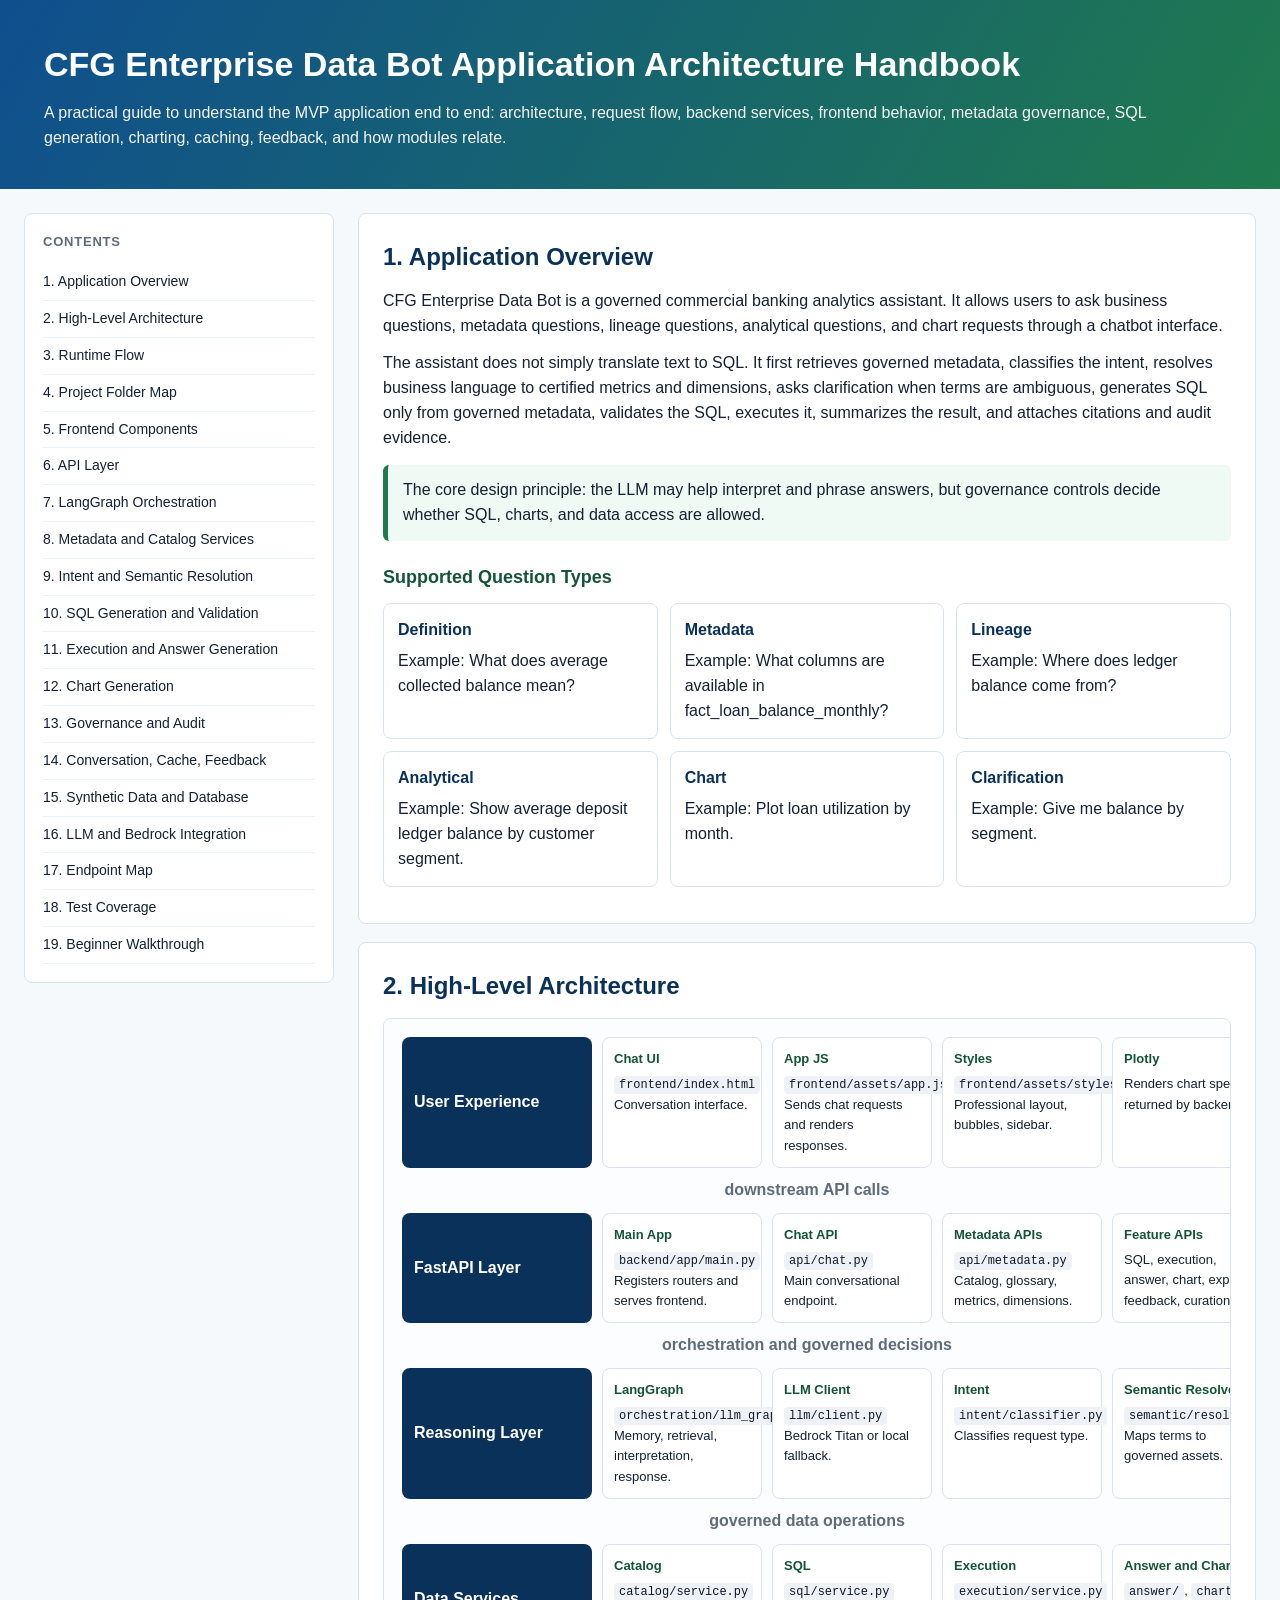
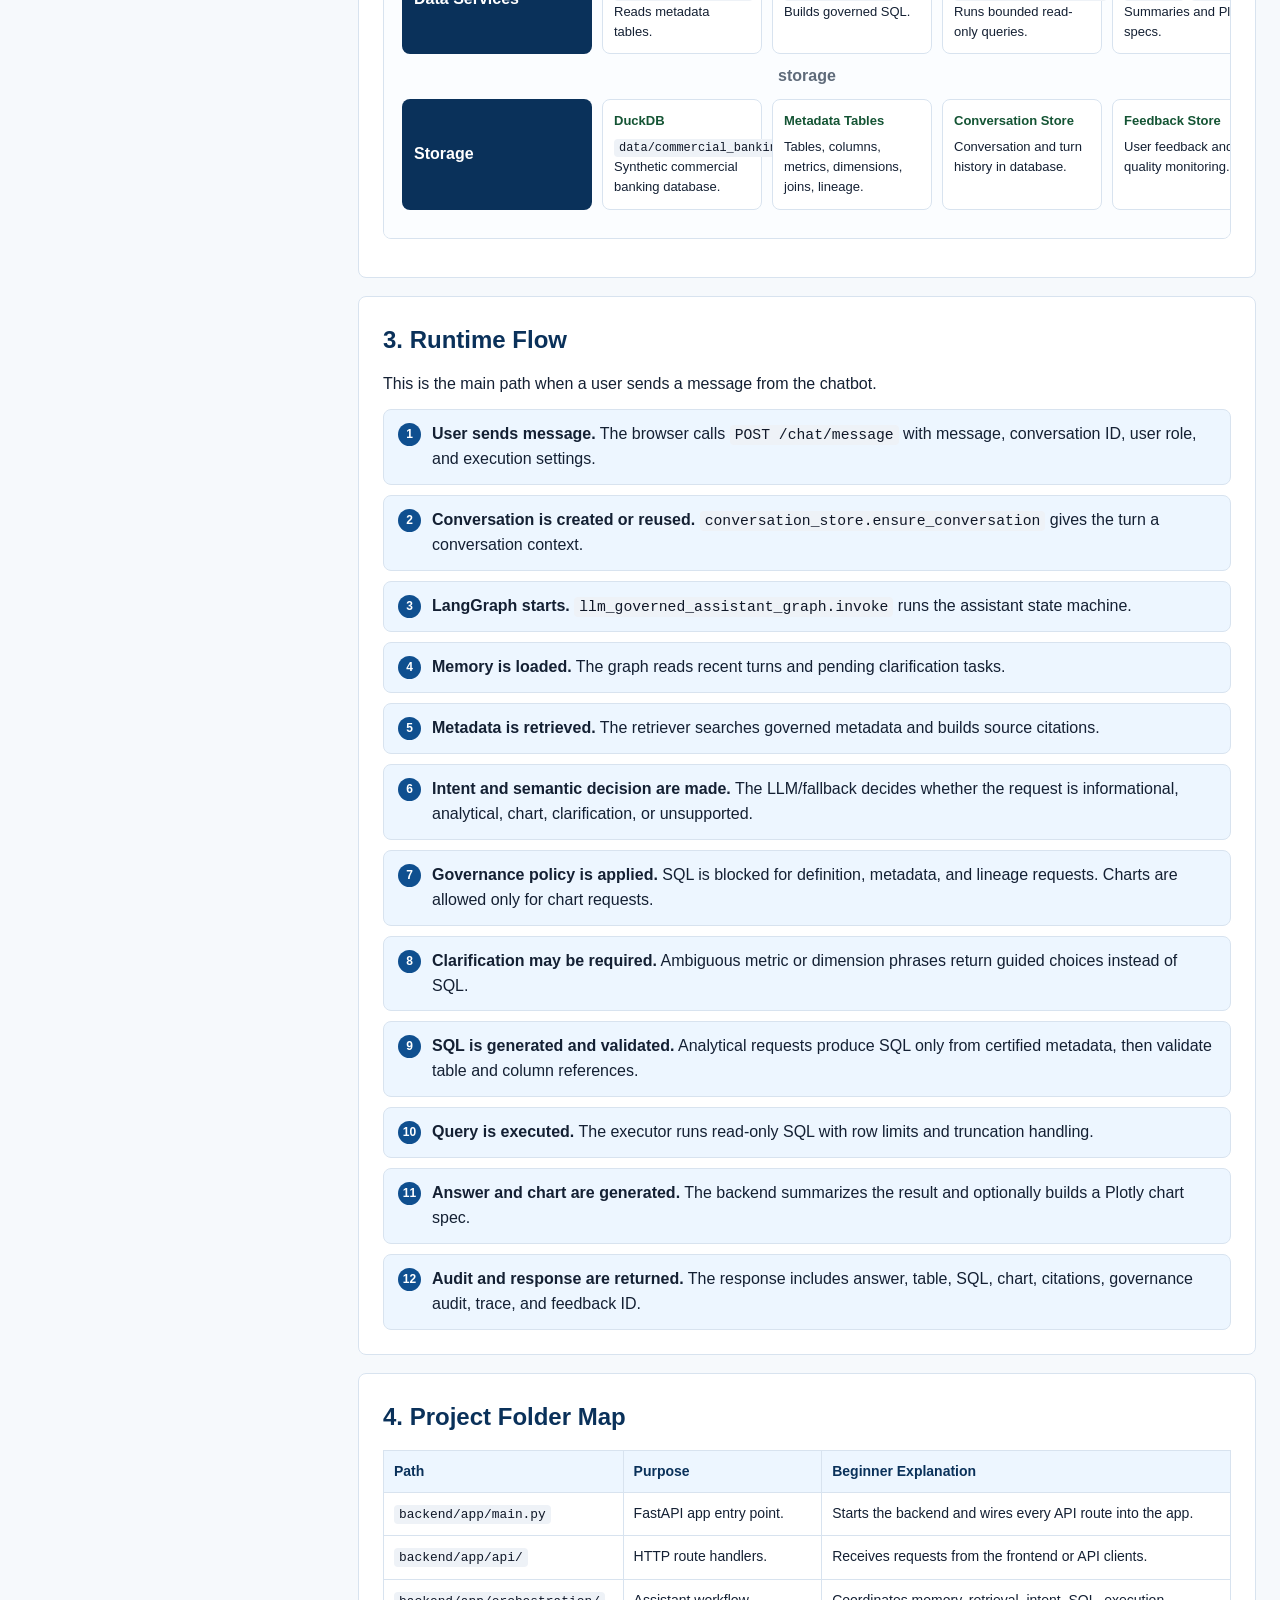
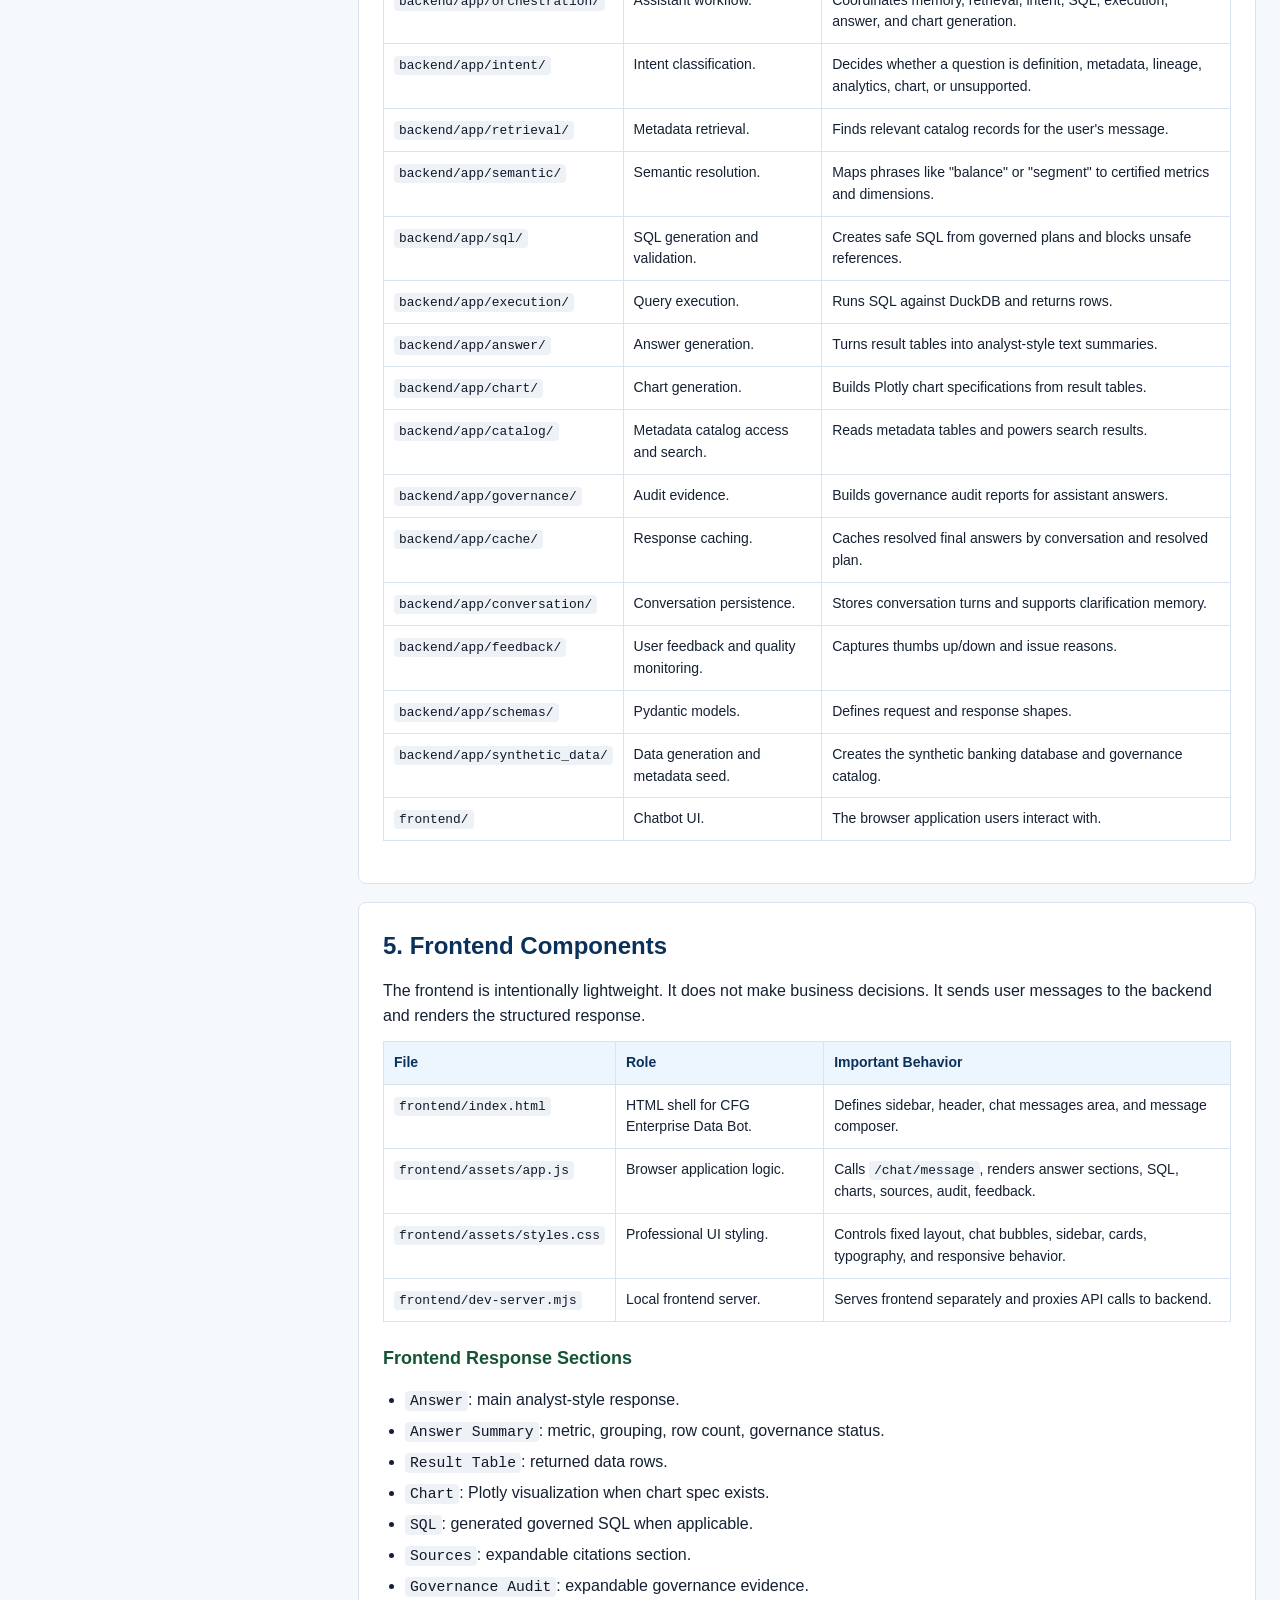
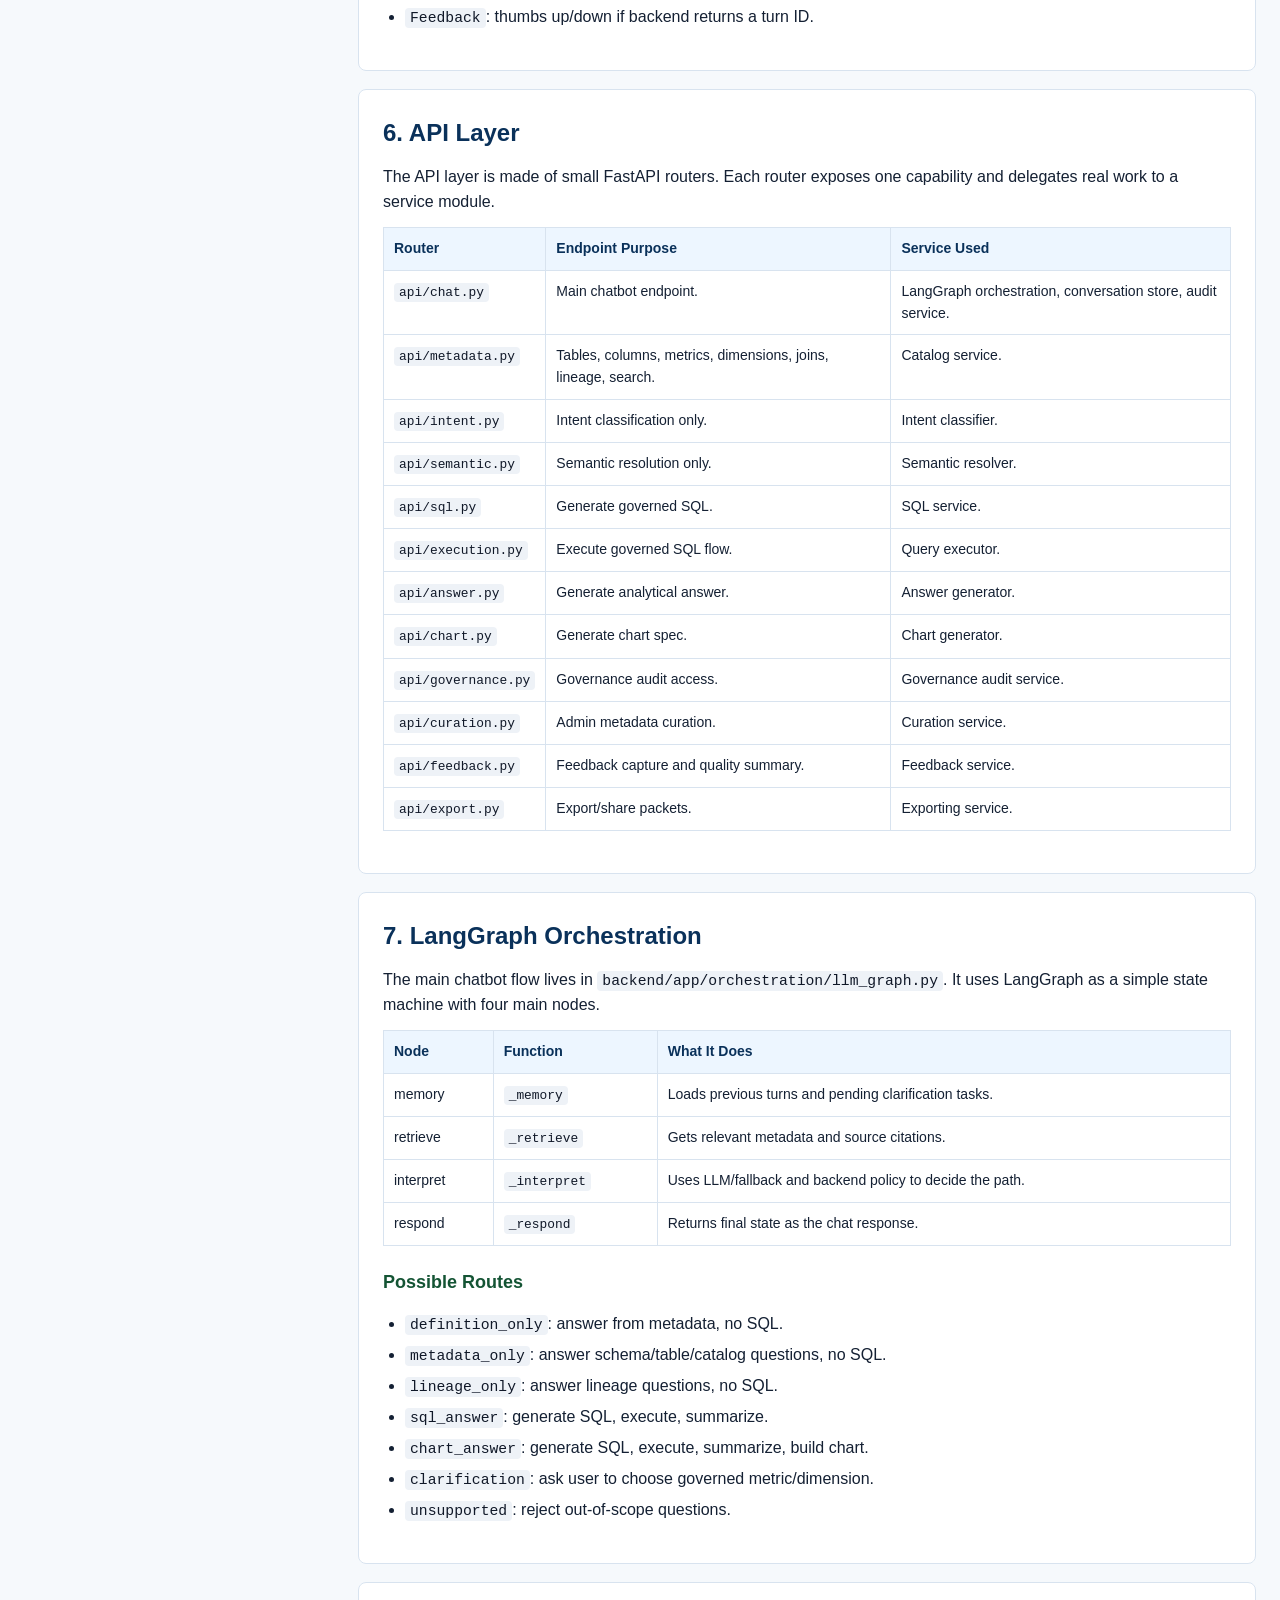
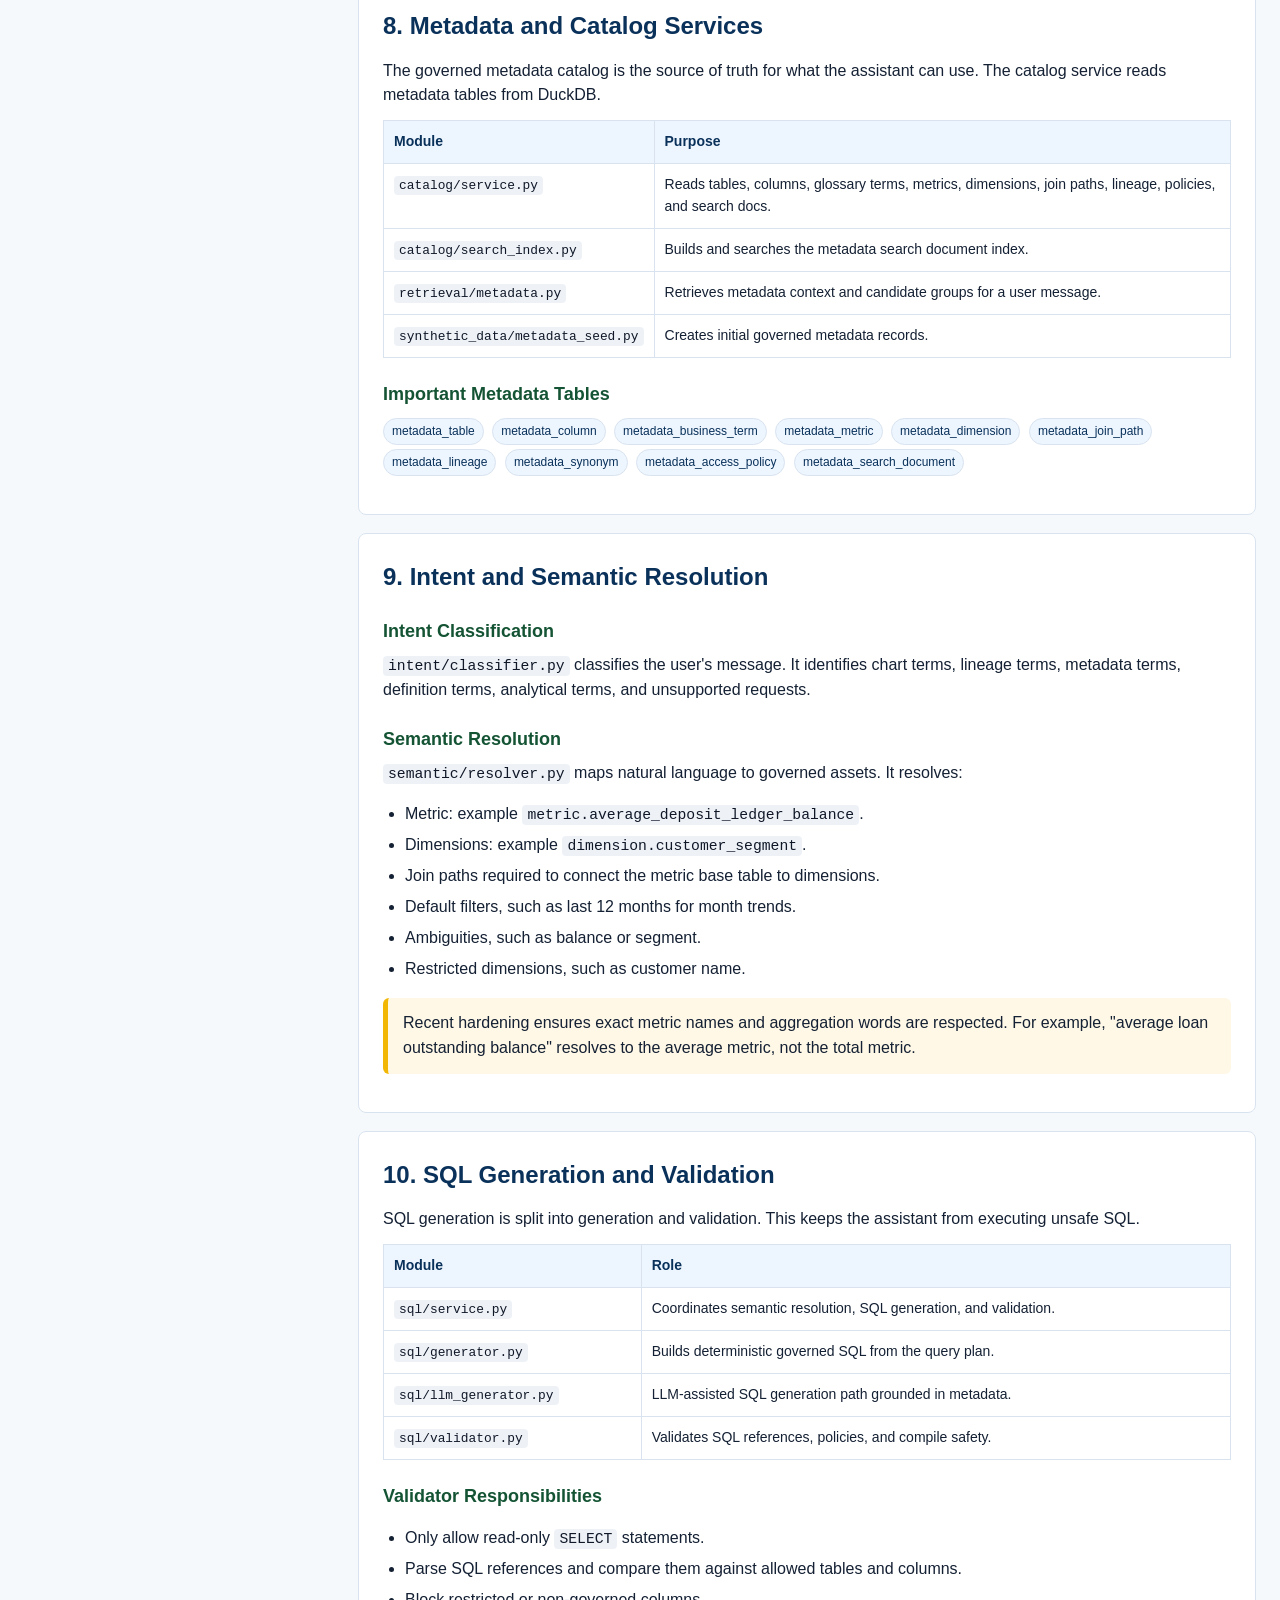
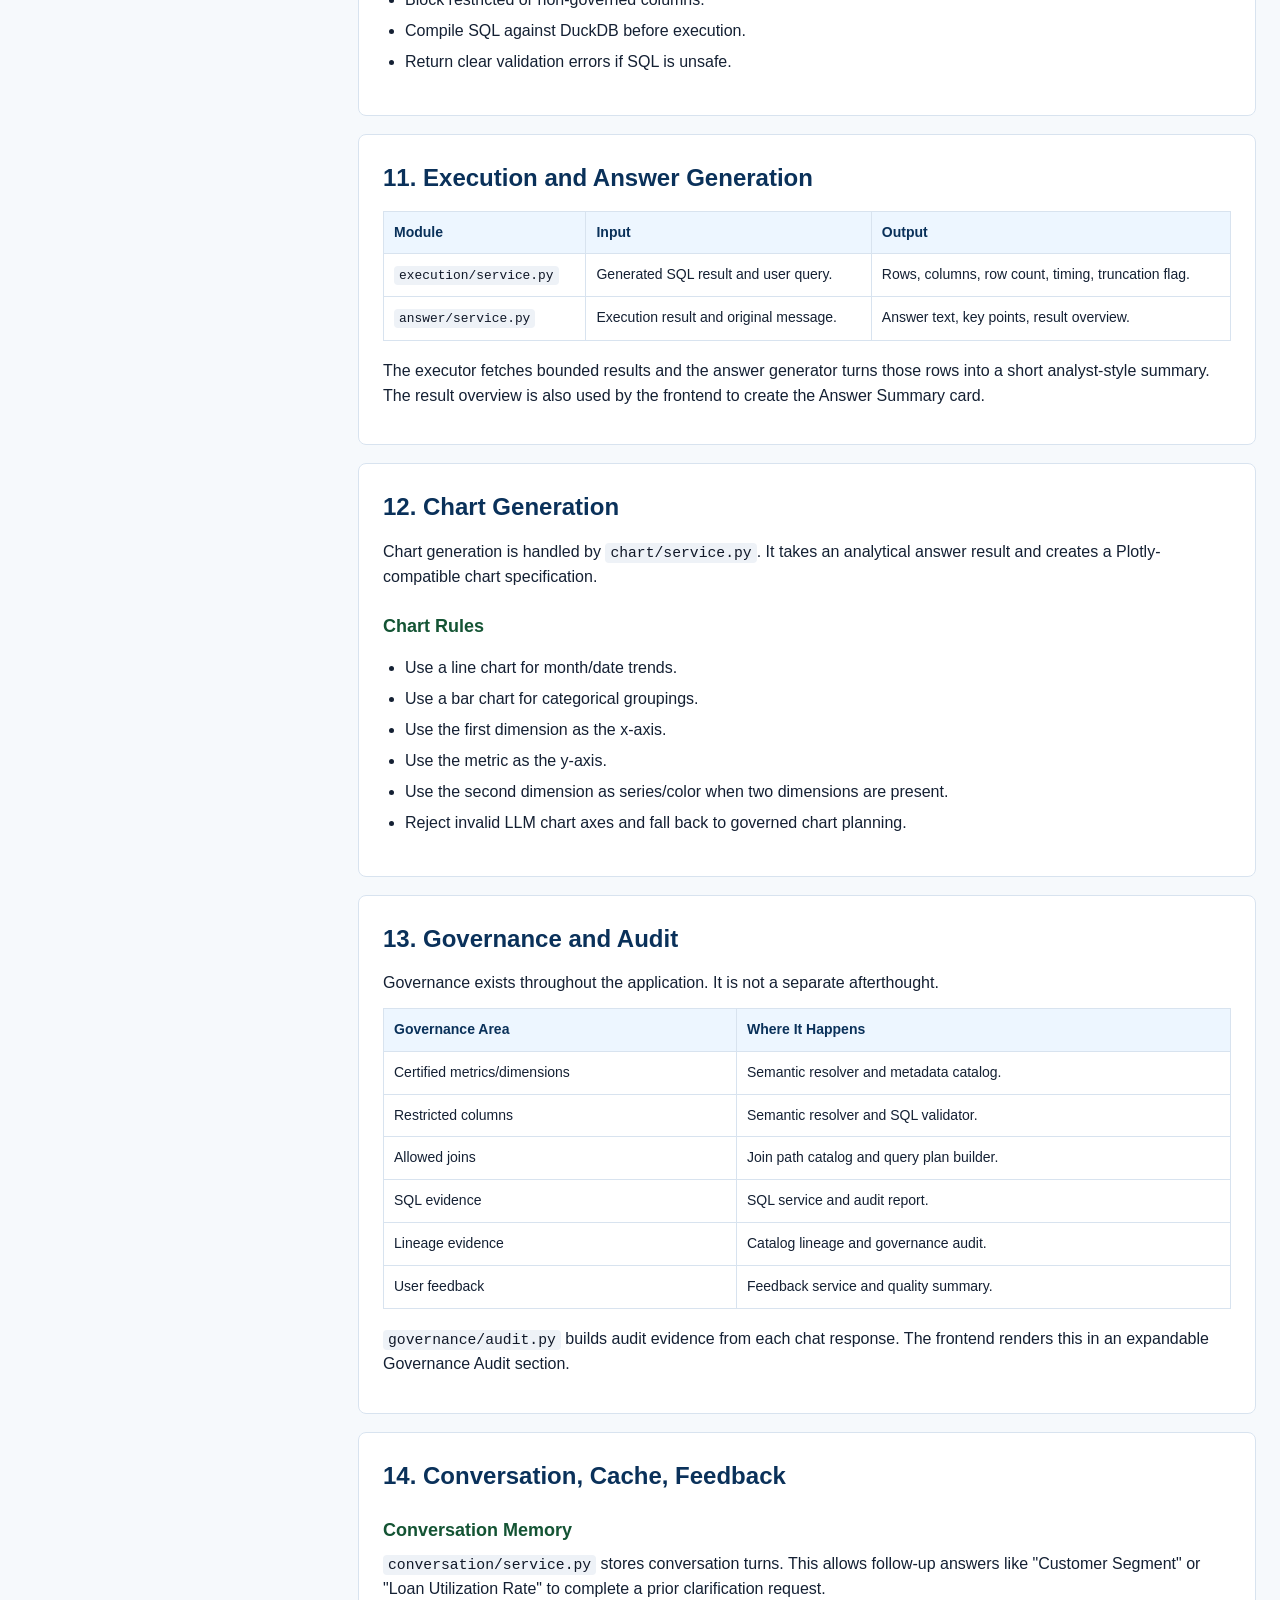
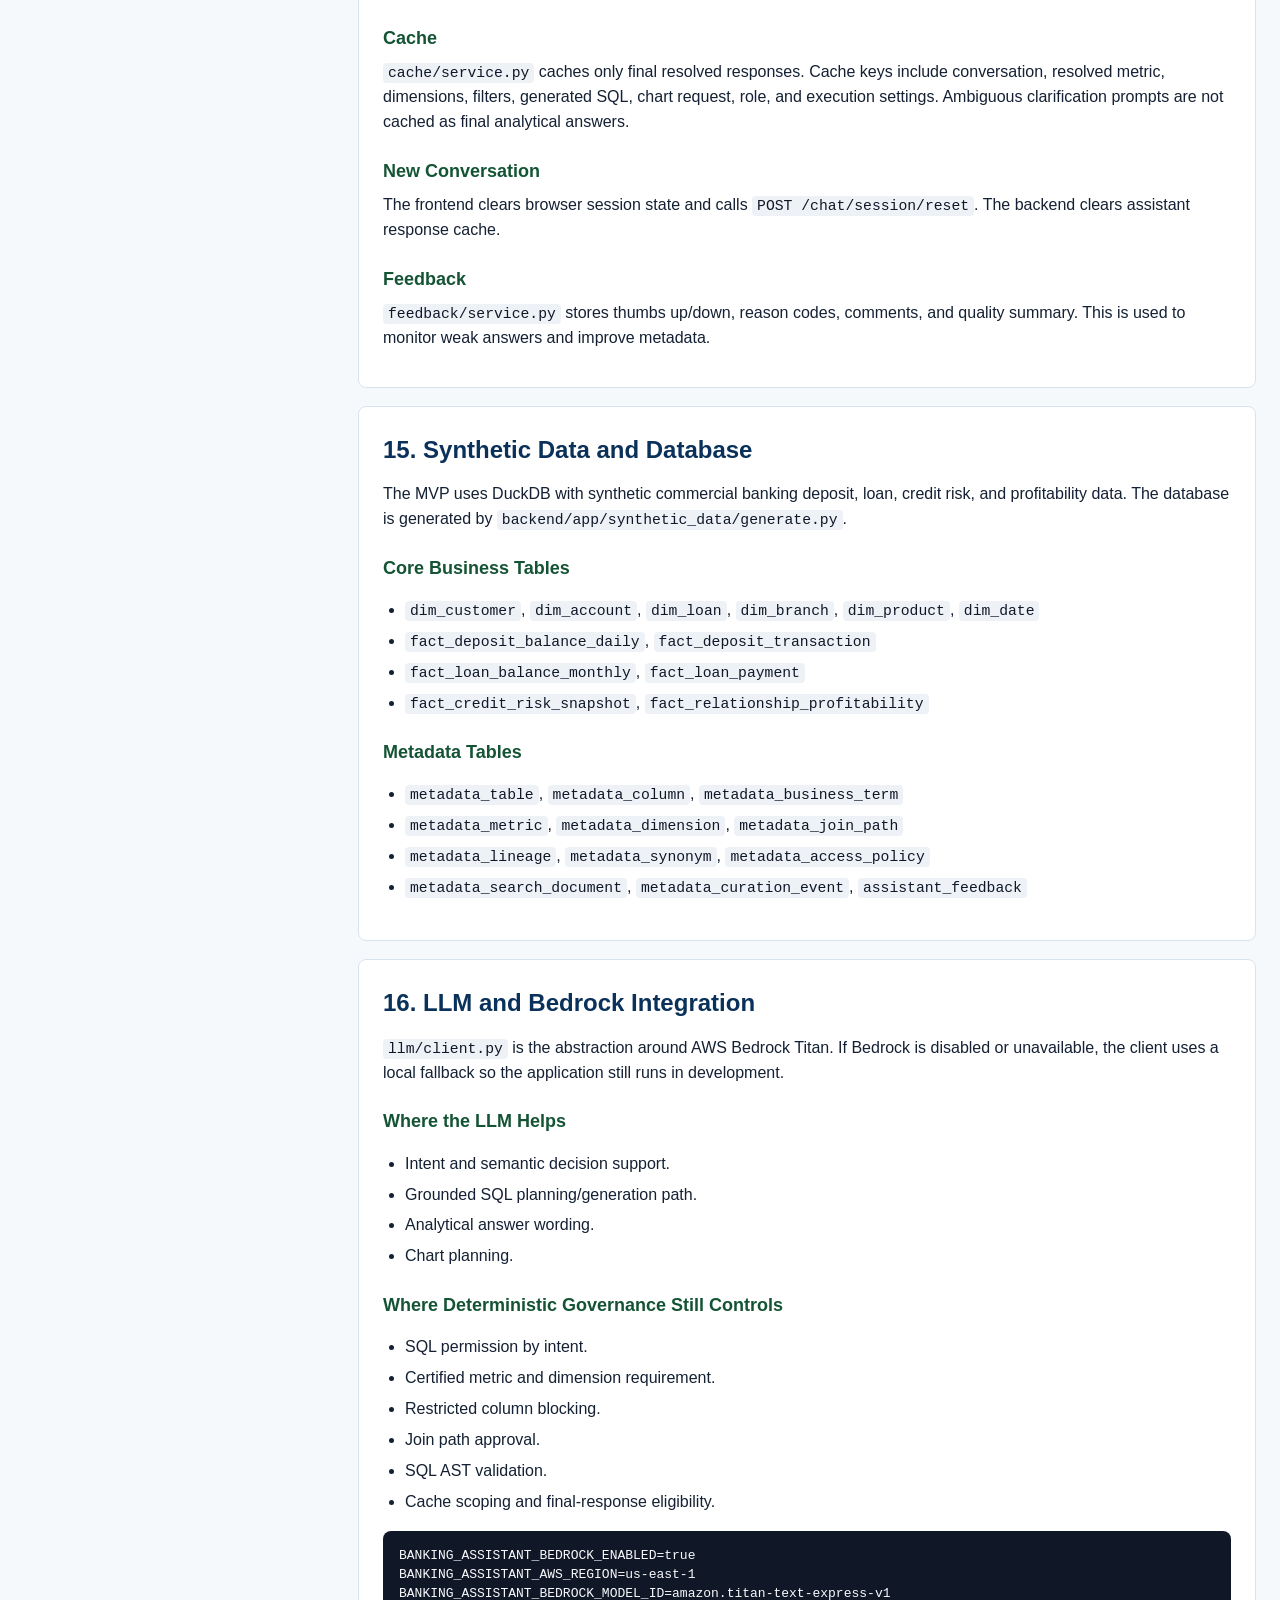
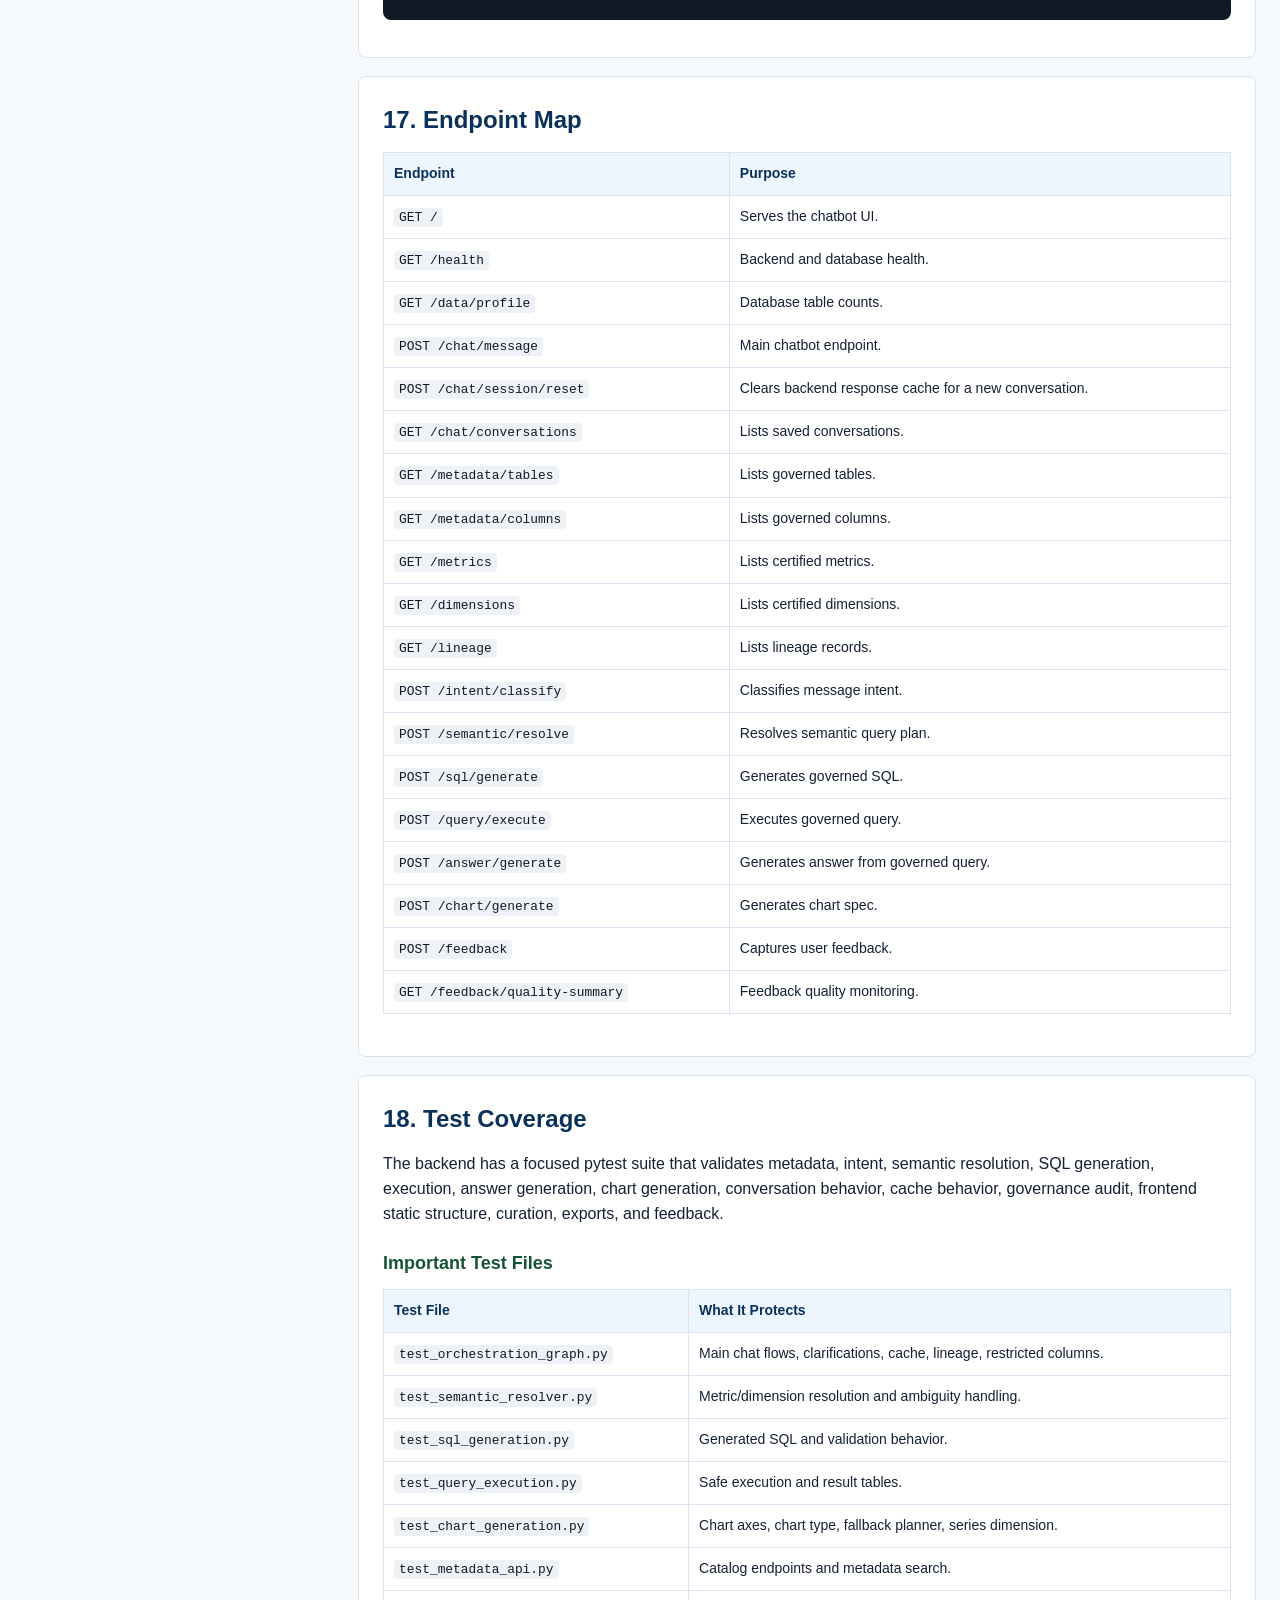
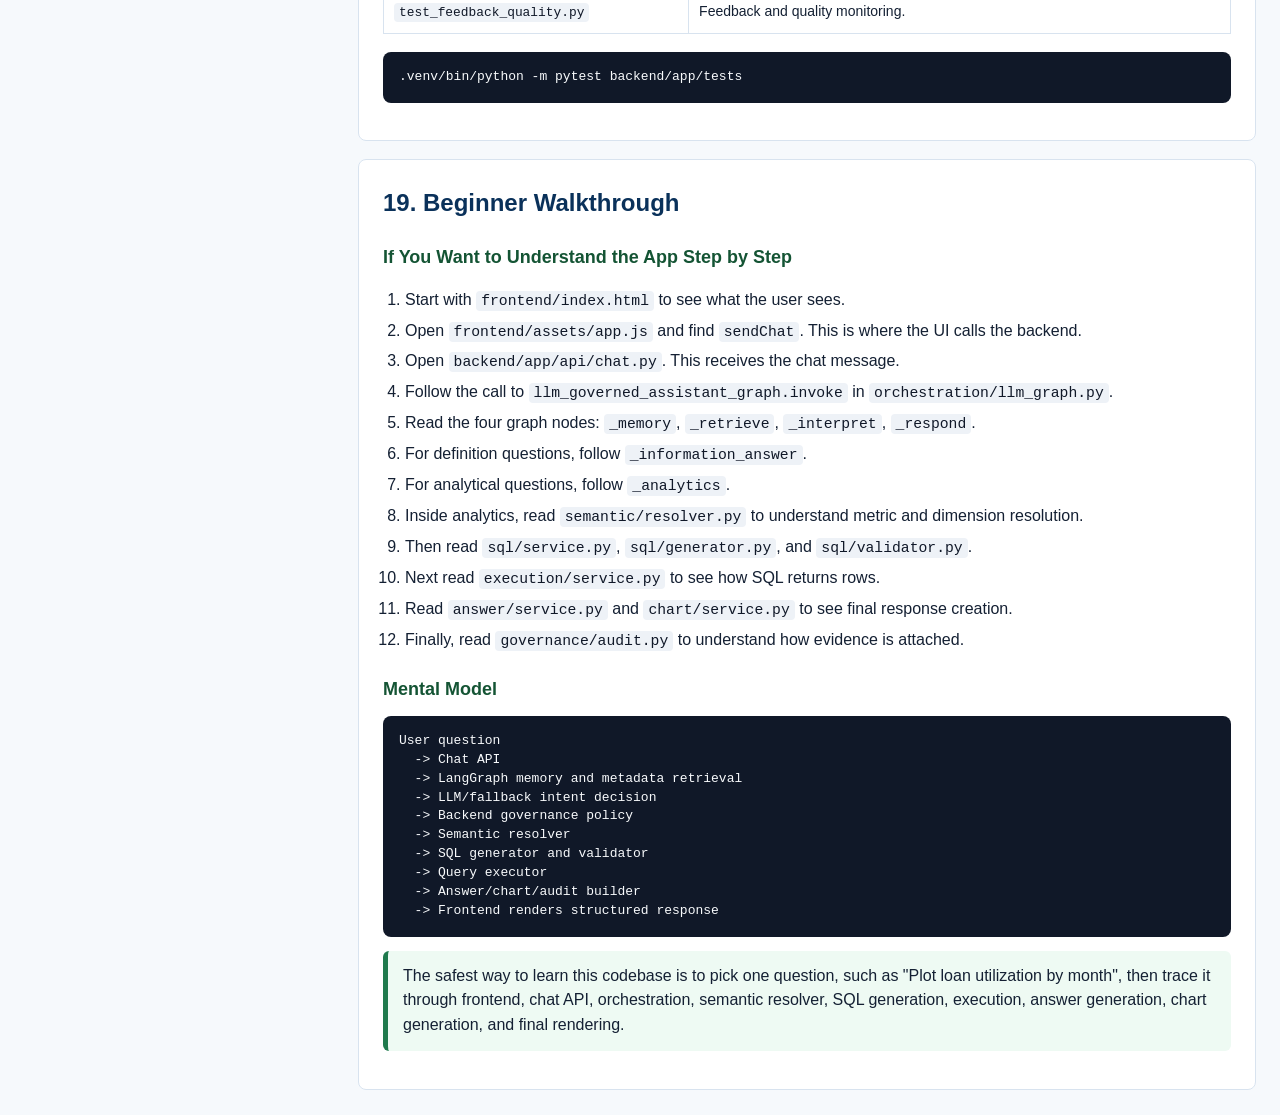
<file: docs/application_architecture_handbook.html>
<!doctype html>
<html lang="en">
<head>
  <meta charset="utf-8">
  <meta name="viewport" content="width=device-width, initial-scale=1">
  <title>CFG Enterprise Data Bot Application Architecture Handbook</title>
  <style>
    :root {
      --blue: #0f4f8f;
      --blue-dark: #0a315a;
      --green: #1f7a4d;
      --green-dark: #145434;
      --ink: #142033;
      --muted: #5f6b7a;
      --line: #d8e3ef;
      --soft-blue: #edf6ff;
      --soft-green: #eefaf3;
      --soft-yellow: #fff8e6;
      --soft-red: #fff1f0;
      --panel: #ffffff;
      --bg: #f6f9fc;
      --code: #101828;
    }
    * { box-sizing: border-box; }
    body {
      margin: 0;
      font-family: Arial, Helvetica, sans-serif;
      background: var(--bg);
      color: var(--ink);
      line-height: 1.56;
    }
    header.hero {
      background: linear-gradient(120deg, var(--blue), var(--green));
      color: white;
      padding: 38px 44px;
    }
    header.hero h1 {
      margin: 0 0 10px;
      font-size: 34px;
      letter-spacing: 0;
    }
    header.hero p {
      margin: 0;
      max-width: 1180px;
      font-size: 16px;
      opacity: 0.95;
    }
    main {
      display: grid;
      grid-template-columns: 310px minmax(0, 1fr);
      gap: 24px;
      max-width: 1540px;
      margin: 0 auto;
      padding: 24px;
    }
    nav {
      position: sticky;
      top: 16px;
      align-self: start;
      max-height: calc(100vh - 32px);
      overflow: auto;
      background: var(--panel);
      border: 1px solid var(--line);
      border-radius: 8px;
      padding: 18px;
    }
    nav h2 {
      margin: 0 0 12px;
      font-size: 13px;
      color: var(--muted);
      text-transform: uppercase;
      letter-spacing: 0.06em;
    }
    nav a {
      display: block;
      color: var(--ink);
      text-decoration: none;
      font-size: 14px;
      padding: 7px 0;
      border-bottom: 1px solid #edf2f7;
    }
    nav a:hover { color: var(--blue); }
    section {
      background: var(--panel);
      border: 1px solid var(--line);
      border-radius: 8px;
      padding: 24px;
      margin-bottom: 18px;
    }
    h2 {
      margin: 0 0 14px;
      color: var(--blue-dark);
      font-size: 24px;
    }
    h3 {
      margin: 22px 0 8px;
      color: var(--green-dark);
      font-size: 18px;
    }
    p { margin: 8px 0 12px; }
    ul, ol { padding-left: 22px; }
    li { margin: 6px 0; }
    table {
      width: 100%;
      border-collapse: collapse;
      margin: 12px 0 18px;
      font-size: 14px;
    }
    th, td {
      border: 1px solid var(--line);
      padding: 10px;
      vertical-align: top;
      text-align: left;
    }
    th {
      background: var(--soft-blue);
      color: var(--blue-dark);
    }
    code {
      background: #eef2f7;
      color: var(--code);
      padding: 2px 5px;
      border-radius: 4px;
      font-family: Menlo, Consolas, monospace;
      font-size: 0.92em;
    }
    pre {
      background: #101828;
      color: #f8fafc;
      border-radius: 8px;
      padding: 16px;
      overflow: auto;
      font-size: 13px;
      line-height: 1.45;
    }
    .callout {
      border-left: 5px solid var(--green);
      background: var(--soft-green);
      padding: 13px 15px;
      margin: 14px 0;
      border-radius: 6px;
    }
    .note {
      border-left: 5px solid #f2b705;
      background: var(--soft-yellow);
      padding: 13px 15px;
      margin: 14px 0;
      border-radius: 6px;
    }
    .warning {
      border-left: 5px solid #d92d20;
      background: var(--soft-red);
      padding: 13px 15px;
      margin: 14px 0;
      border-radius: 6px;
    }
    .grid {
      display: grid;
      grid-template-columns: repeat(3, minmax(0, 1fr));
      gap: 12px;
      margin: 12px 0;
    }
    .card {
      border: 1px solid var(--line);
      border-radius: 8px;
      background: #fff;
      padding: 14px;
    }
    .card strong {
      display: block;
      color: var(--blue-dark);
      margin-bottom: 6px;
    }
    .diagram {
      border: 1px solid var(--line);
      border-radius: 8px;
      background: #fbfdff;
      padding: 18px;
      margin: 14px 0;
      overflow: auto;
    }
    .layer {
      display: grid;
      grid-template-columns: 190px repeat(4, minmax(160px, 1fr));
      gap: 10px;
      margin-bottom: 10px;
      align-items: stretch;
    }
    .layer-title {
      background: var(--blue-dark);
      color: white;
      border-radius: 8px;
      padding: 12px;
      font-weight: bold;
      display: flex;
      align-items: center;
    }
    .box {
      border: 1px solid var(--line);
      border-radius: 8px;
      background: white;
      padding: 11px;
      min-height: 78px;
      font-size: 13px;
    }
    .box strong {
      display: block;
      color: var(--green-dark);
      margin-bottom: 5px;
    }
    .arrow-row {
      text-align: center;
      color: var(--muted);
      font-weight: bold;
      margin: 4px 0 10px;
    }
    .sequence {
      counter-reset: step;
      display: grid;
      gap: 10px;
    }
    .sequence div {
      border: 1px solid var(--line);
      background: var(--soft-blue);
      border-radius: 8px;
      padding: 12px 14px 12px 48px;
      position: relative;
    }
    .sequence div::before {
      counter-increment: step;
      content: counter(step);
      position: absolute;
      left: 14px;
      top: 13px;
      width: 23px;
      height: 23px;
      border-radius: 50%;
      background: var(--blue);
      color: white;
      text-align: center;
      line-height: 23px;
      font-size: 12px;
      font-weight: bold;
    }
    .badge {
      display: inline-block;
      background: var(--soft-blue);
      border: 1px solid var(--line);
      color: var(--blue-dark);
      border-radius: 999px;
      padding: 3px 8px;
      font-size: 12px;
      margin: 2px 4px 2px 0;
    }
    @media (max-width: 980px) {
      main { grid-template-columns: 1fr; padding: 14px; }
      nav { position: static; max-height: none; }
      .grid { grid-template-columns: 1fr; }
      .layer { grid-template-columns: 1fr; }
      header.hero { padding: 28px 22px; }
      header.hero h1 { font-size: 28px; }
      section { padding: 18px; }
    }
  </style>
</head>
<body>
  <header class="hero">
    <h1>CFG Enterprise Data Bot Application Architecture Handbook</h1>
    <p>
      A practical guide to understand the MVP application end to end: architecture, request flow, backend services,
      frontend behavior, metadata governance, SQL generation, charting, caching, feedback, and how modules relate.
    </p>
  </header>

  <main>
    <nav>
      <h2>Contents</h2>
      <a href="#overview">1. Application Overview</a>
      <a href="#architecture">2. High-Level Architecture</a>
      <a href="#runtime-flow">3. Runtime Flow</a>
      <a href="#folder-map">4. Project Folder Map</a>
      <a href="#frontend">5. Frontend Components</a>
      <a href="#api-layer">6. API Layer</a>
      <a href="#orchestration">7. LangGraph Orchestration</a>
      <a href="#metadata">8. Metadata and Catalog Services</a>
      <a href="#semantic">9. Intent and Semantic Resolution</a>
      <a href="#sql">10. SQL Generation and Validation</a>
      <a href="#execution">11. Execution and Answer Generation</a>
      <a href="#charts">12. Chart Generation</a>
      <a href="#governance">13. Governance and Audit</a>
      <a href="#conversation">14. Conversation, Cache, Feedback</a>
      <a href="#data">15. Synthetic Data and Database</a>
      <a href="#llm">16. LLM and Bedrock Integration</a>
      <a href="#endpoints">17. Endpoint Map</a>
      <a href="#testing">18. Test Coverage</a>
      <a href="#walkthrough">19. Beginner Walkthrough</a>
    </nav>

    <div class="content">
      <section id="overview">
        <h2>1. Application Overview</h2>
        <p>
          CFG Enterprise Data Bot is a governed commercial banking analytics assistant. It allows users to ask
          business questions, metadata questions, lineage questions, analytical questions, and chart requests through
          a chatbot interface.
        </p>
        <p>
          The assistant does not simply translate text to SQL. It first retrieves governed metadata, classifies the
          intent, resolves business language to certified metrics and dimensions, asks clarification when terms are
          ambiguous, generates SQL only from governed metadata, validates the SQL, executes it, summarizes the result,
          and attaches citations and audit evidence.
        </p>
        <div class="callout">
          The core design principle: the LLM may help interpret and phrase answers, but governance controls decide
          whether SQL, charts, and data access are allowed.
        </div>
        <h3>Supported Question Types</h3>
        <div class="grid">
          <div class="card"><strong>Definition</strong>Example: What does average collected balance mean?</div>
          <div class="card"><strong>Metadata</strong>Example: What columns are available in fact_loan_balance_monthly?</div>
          <div class="card"><strong>Lineage</strong>Example: Where does ledger balance come from?</div>
          <div class="card"><strong>Analytical</strong>Example: Show average deposit ledger balance by customer segment.</div>
          <div class="card"><strong>Chart</strong>Example: Plot loan utilization by month.</div>
          <div class="card"><strong>Clarification</strong>Example: Give me balance by segment.</div>
        </div>
      </section>

      <section id="architecture">
        <h2>2. High-Level Architecture</h2>
        <div class="diagram">
          <div class="layer">
            <div class="layer-title">User Experience</div>
            <div class="box"><strong>Chat UI</strong><code>frontend/index.html</code><br>Conversation interface.</div>
            <div class="box"><strong>App JS</strong><code>frontend/assets/app.js</code><br>Sends chat requests and renders responses.</div>
            <div class="box"><strong>Styles</strong><code>frontend/assets/styles.css</code><br>Professional layout, bubbles, sidebar.</div>
            <div class="box"><strong>Plotly</strong>Renders chart specs returned by backend.</div>
          </div>
          <div class="arrow-row">downstream API calls</div>
          <div class="layer">
            <div class="layer-title">FastAPI Layer</div>
            <div class="box"><strong>Main App</strong><code>backend/app/main.py</code><br>Registers routers and serves frontend.</div>
            <div class="box"><strong>Chat API</strong><code>api/chat.py</code><br>Main conversational endpoint.</div>
            <div class="box"><strong>Metadata APIs</strong><code>api/metadata.py</code><br>Catalog, glossary, metrics, dimensions.</div>
            <div class="box"><strong>Feature APIs</strong>SQL, execution, answer, chart, export, feedback, curation.</div>
          </div>
          <div class="arrow-row">orchestration and governed decisions</div>
          <div class="layer">
            <div class="layer-title">Reasoning Layer</div>
            <div class="box"><strong>LangGraph</strong><code>orchestration/llm_graph.py</code><br>Memory, retrieval, interpretation, response.</div>
            <div class="box"><strong>LLM Client</strong><code>llm/client.py</code><br>Bedrock Titan or local fallback.</div>
            <div class="box"><strong>Intent</strong><code>intent/classifier.py</code><br>Classifies request type.</div>
            <div class="box"><strong>Semantic Resolver</strong><code>semantic/resolver.py</code><br>Maps terms to governed assets.</div>
          </div>
          <div class="arrow-row">governed data operations</div>
          <div class="layer">
            <div class="layer-title">Data Services</div>
            <div class="box"><strong>Catalog</strong><code>catalog/service.py</code><br>Reads metadata tables.</div>
            <div class="box"><strong>SQL</strong><code>sql/service.py</code><br>Builds governed SQL.</div>
            <div class="box"><strong>Execution</strong><code>execution/service.py</code><br>Runs bounded read-only queries.</div>
            <div class="box"><strong>Answer and Chart</strong><code>answer/</code>, <code>chart/</code><br>Summaries and Plotly specs.</div>
          </div>
          <div class="arrow-row">storage</div>
          <div class="layer">
            <div class="layer-title">Storage</div>
            <div class="box"><strong>DuckDB</strong><code>data/commercial_banking.duckdb</code><br>Synthetic commercial banking database.</div>
            <div class="box"><strong>Metadata Tables</strong>Tables, columns, metrics, dimensions, joins, lineage.</div>
            <div class="box"><strong>Conversation Store</strong>Conversation and turn history in database.</div>
            <div class="box"><strong>Feedback Store</strong>User feedback and quality monitoring.</div>
          </div>
        </div>
      </section>

      <section id="runtime-flow">
        <h2>3. Runtime Flow</h2>
        <p>This is the main path when a user sends a message from the chatbot.</p>
        <div class="sequence">
          <div><strong>User sends message.</strong> The browser calls <code>POST /chat/message</code> with message, conversation ID, user role, and execution settings.</div>
          <div><strong>Conversation is created or reused.</strong> <code>conversation_store.ensure_conversation</code> gives the turn a conversation context.</div>
          <div><strong>LangGraph starts.</strong> <code>llm_governed_assistant_graph.invoke</code> runs the assistant state machine.</div>
          <div><strong>Memory is loaded.</strong> The graph reads recent turns and pending clarification tasks.</div>
          <div><strong>Metadata is retrieved.</strong> The retriever searches governed metadata and builds source citations.</div>
          <div><strong>Intent and semantic decision are made.</strong> The LLM/fallback decides whether the request is informational, analytical, chart, clarification, or unsupported.</div>
          <div><strong>Governance policy is applied.</strong> SQL is blocked for definition, metadata, and lineage requests. Charts are allowed only for chart requests.</div>
          <div><strong>Clarification may be required.</strong> Ambiguous metric or dimension phrases return guided choices instead of SQL.</div>
          <div><strong>SQL is generated and validated.</strong> Analytical requests produce SQL only from certified metadata, then validate table and column references.</div>
          <div><strong>Query is executed.</strong> The executor runs read-only SQL with row limits and truncation handling.</div>
          <div><strong>Answer and chart are generated.</strong> The backend summarizes the result and optionally builds a Plotly chart spec.</div>
          <div><strong>Audit and response are returned.</strong> The response includes answer, table, SQL, chart, citations, governance audit, trace, and feedback ID.</div>
        </div>
      </section>

      <section id="folder-map">
        <h2>4. Project Folder Map</h2>
        <table>
          <tr><th>Path</th><th>Purpose</th><th>Beginner Explanation</th></tr>
          <tr><td><code>backend/app/main.py</code></td><td>FastAPI app entry point.</td><td>Starts the backend and wires every API route into the app.</td></tr>
          <tr><td><code>backend/app/api/</code></td><td>HTTP route handlers.</td><td>Receives requests from the frontend or API clients.</td></tr>
          <tr><td><code>backend/app/orchestration/</code></td><td>Assistant workflow.</td><td>Coordinates memory, retrieval, intent, SQL, execution, answer, and chart generation.</td></tr>
          <tr><td><code>backend/app/intent/</code></td><td>Intent classification.</td><td>Decides whether a question is definition, metadata, lineage, analytics, chart, or unsupported.</td></tr>
          <tr><td><code>backend/app/retrieval/</code></td><td>Metadata retrieval.</td><td>Finds relevant catalog records for the user's message.</td></tr>
          <tr><td><code>backend/app/semantic/</code></td><td>Semantic resolution.</td><td>Maps phrases like "balance" or "segment" to certified metrics and dimensions.</td></tr>
          <tr><td><code>backend/app/sql/</code></td><td>SQL generation and validation.</td><td>Creates safe SQL from governed plans and blocks unsafe references.</td></tr>
          <tr><td><code>backend/app/execution/</code></td><td>Query execution.</td><td>Runs SQL against DuckDB and returns rows.</td></tr>
          <tr><td><code>backend/app/answer/</code></td><td>Answer generation.</td><td>Turns result tables into analyst-style text summaries.</td></tr>
          <tr><td><code>backend/app/chart/</code></td><td>Chart generation.</td><td>Builds Plotly chart specifications from result tables.</td></tr>
          <tr><td><code>backend/app/catalog/</code></td><td>Metadata catalog access and search.</td><td>Reads metadata tables and powers search results.</td></tr>
          <tr><td><code>backend/app/governance/</code></td><td>Audit evidence.</td><td>Builds governance audit reports for assistant answers.</td></tr>
          <tr><td><code>backend/app/cache/</code></td><td>Response caching.</td><td>Caches resolved final answers by conversation and resolved plan.</td></tr>
          <tr><td><code>backend/app/conversation/</code></td><td>Conversation persistence.</td><td>Stores conversation turns and supports clarification memory.</td></tr>
          <tr><td><code>backend/app/feedback/</code></td><td>User feedback and quality monitoring.</td><td>Captures thumbs up/down and issue reasons.</td></tr>
          <tr><td><code>backend/app/schemas/</code></td><td>Pydantic models.</td><td>Defines request and response shapes.</td></tr>
          <tr><td><code>backend/app/synthetic_data/</code></td><td>Data generation and metadata seed.</td><td>Creates the synthetic banking database and governance catalog.</td></tr>
          <tr><td><code>frontend/</code></td><td>Chatbot UI.</td><td>The browser application users interact with.</td></tr>
        </table>
      </section>

      <section id="frontend">
        <h2>5. Frontend Components</h2>
        <p>
          The frontend is intentionally lightweight. It does not make business decisions. It sends user messages to
          the backend and renders the structured response.
        </p>
        <table>
          <tr><th>File</th><th>Role</th><th>Important Behavior</th></tr>
          <tr>
            <td><code>frontend/index.html</code></td>
            <td>HTML shell for CFG Enterprise Data Bot.</td>
            <td>Defines sidebar, header, chat messages area, and message composer.</td>
          </tr>
          <tr>
            <td><code>frontend/assets/app.js</code></td>
            <td>Browser application logic.</td>
            <td>Calls <code>/chat/message</code>, renders answer sections, SQL, charts, sources, audit, feedback.</td>
          </tr>
          <tr>
            <td><code>frontend/assets/styles.css</code></td>
            <td>Professional UI styling.</td>
            <td>Controls fixed layout, chat bubbles, sidebar, cards, typography, and responsive behavior.</td>
          </tr>
          <tr>
            <td><code>frontend/dev-server.mjs</code></td>
            <td>Local frontend server.</td>
            <td>Serves frontend separately and proxies API calls to backend.</td>
          </tr>
        </table>
        <h3>Frontend Response Sections</h3>
        <ul>
          <li><code>Answer</code>: main analyst-style response.</li>
          <li><code>Answer Summary</code>: metric, grouping, row count, governance status.</li>
          <li><code>Result Table</code>: returned data rows.</li>
          <li><code>Chart</code>: Plotly visualization when chart spec exists.</li>
          <li><code>SQL</code>: generated governed SQL when applicable.</li>
          <li><code>Sources</code>: expandable citations section.</li>
          <li><code>Governance Audit</code>: expandable governance evidence.</li>
          <li><code>Feedback</code>: thumbs up/down if backend returns a turn ID.</li>
        </ul>
      </section>

      <section id="api-layer">
        <h2>6. API Layer</h2>
        <p>
          The API layer is made of small FastAPI routers. Each router exposes one capability and delegates real work
          to a service module.
        </p>
        <table>
          <tr><th>Router</th><th>Endpoint Purpose</th><th>Service Used</th></tr>
          <tr><td><code>api/chat.py</code></td><td>Main chatbot endpoint.</td><td>LangGraph orchestration, conversation store, audit service.</td></tr>
          <tr><td><code>api/metadata.py</code></td><td>Tables, columns, metrics, dimensions, joins, lineage, search.</td><td>Catalog service.</td></tr>
          <tr><td><code>api/intent.py</code></td><td>Intent classification only.</td><td>Intent classifier.</td></tr>
          <tr><td><code>api/semantic.py</code></td><td>Semantic resolution only.</td><td>Semantic resolver.</td></tr>
          <tr><td><code>api/sql.py</code></td><td>Generate governed SQL.</td><td>SQL service.</td></tr>
          <tr><td><code>api/execution.py</code></td><td>Execute governed SQL flow.</td><td>Query executor.</td></tr>
          <tr><td><code>api/answer.py</code></td><td>Generate analytical answer.</td><td>Answer generator.</td></tr>
          <tr><td><code>api/chart.py</code></td><td>Generate chart spec.</td><td>Chart generator.</td></tr>
          <tr><td><code>api/governance.py</code></td><td>Governance audit access.</td><td>Governance audit service.</td></tr>
          <tr><td><code>api/curation.py</code></td><td>Admin metadata curation.</td><td>Curation service.</td></tr>
          <tr><td><code>api/feedback.py</code></td><td>Feedback capture and quality summary.</td><td>Feedback service.</td></tr>
          <tr><td><code>api/export.py</code></td><td>Export/share packets.</td><td>Exporting service.</td></tr>
        </table>
      </section>

      <section id="orchestration">
        <h2>7. LangGraph Orchestration</h2>
        <p>
          The main chatbot flow lives in <code>backend/app/orchestration/llm_graph.py</code>. It uses LangGraph as a
          simple state machine with four main nodes.
        </p>
        <table>
          <tr><th>Node</th><th>Function</th><th>What It Does</th></tr>
          <tr><td>memory</td><td><code>_memory</code></td><td>Loads previous turns and pending clarification tasks.</td></tr>
          <tr><td>retrieve</td><td><code>_retrieve</code></td><td>Gets relevant metadata and source citations.</td></tr>
          <tr><td>interpret</td><td><code>_interpret</code></td><td>Uses LLM/fallback and backend policy to decide the path.</td></tr>
          <tr><td>respond</td><td><code>_respond</code></td><td>Returns final state as the chat response.</td></tr>
        </table>
        <h3>Possible Routes</h3>
        <ul>
          <li><code>definition_only</code>: answer from metadata, no SQL.</li>
          <li><code>metadata_only</code>: answer schema/table/catalog questions, no SQL.</li>
          <li><code>lineage_only</code>: answer lineage questions, no SQL.</li>
          <li><code>sql_answer</code>: generate SQL, execute, summarize.</li>
          <li><code>chart_answer</code>: generate SQL, execute, summarize, build chart.</li>
          <li><code>clarification</code>: ask user to choose governed metric/dimension.</li>
          <li><code>unsupported</code>: reject out-of-scope questions.</li>
        </ul>
      </section>

      <section id="metadata">
        <h2>8. Metadata and Catalog Services</h2>
        <p>
          The governed metadata catalog is the source of truth for what the assistant can use. The catalog service
          reads metadata tables from DuckDB.
        </p>
        <table>
          <tr><th>Module</th><th>Purpose</th></tr>
          <tr><td><code>catalog/service.py</code></td><td>Reads tables, columns, glossary terms, metrics, dimensions, join paths, lineage, policies, and search docs.</td></tr>
          <tr><td><code>catalog/search_index.py</code></td><td>Builds and searches the metadata search document index.</td></tr>
          <tr><td><code>retrieval/metadata.py</code></td><td>Retrieves metadata context and candidate groups for a user message.</td></tr>
          <tr><td><code>synthetic_data/metadata_seed.py</code></td><td>Creates initial governed metadata records.</td></tr>
        </table>
        <h3>Important Metadata Tables</h3>
        <p>
          <span class="badge">metadata_table</span>
          <span class="badge">metadata_column</span>
          <span class="badge">metadata_business_term</span>
          <span class="badge">metadata_metric</span>
          <span class="badge">metadata_dimension</span>
          <span class="badge">metadata_join_path</span>
          <span class="badge">metadata_lineage</span>
          <span class="badge">metadata_synonym</span>
          <span class="badge">metadata_access_policy</span>
          <span class="badge">metadata_search_document</span>
        </p>
      </section>

      <section id="semantic">
        <h2>9. Intent and Semantic Resolution</h2>
        <h3>Intent Classification</h3>
        <p>
          <code>intent/classifier.py</code> classifies the user's message. It identifies chart terms, lineage terms,
          metadata terms, definition terms, analytical terms, and unsupported requests.
        </p>
        <h3>Semantic Resolution</h3>
        <p>
          <code>semantic/resolver.py</code> maps natural language to governed assets. It resolves:
        </p>
        <ul>
          <li>Metric: example <code>metric.average_deposit_ledger_balance</code>.</li>
          <li>Dimensions: example <code>dimension.customer_segment</code>.</li>
          <li>Join paths required to connect the metric base table to dimensions.</li>
          <li>Default filters, such as last 12 months for month trends.</li>
          <li>Ambiguities, such as balance or segment.</li>
          <li>Restricted dimensions, such as customer name.</li>
        </ul>
        <div class="note">
          Recent hardening ensures exact metric names and aggregation words are respected. For example, "average loan
          outstanding balance" resolves to the average metric, not the total metric.
        </div>
      </section>

      <section id="sql">
        <h2>10. SQL Generation and Validation</h2>
        <p>
          SQL generation is split into generation and validation. This keeps the assistant from executing unsafe SQL.
        </p>
        <table>
          <tr><th>Module</th><th>Role</th></tr>
          <tr><td><code>sql/service.py</code></td><td>Coordinates semantic resolution, SQL generation, and validation.</td></tr>
          <tr><td><code>sql/generator.py</code></td><td>Builds deterministic governed SQL from the query plan.</td></tr>
          <tr><td><code>sql/llm_generator.py</code></td><td>LLM-assisted SQL generation path grounded in metadata.</td></tr>
          <tr><td><code>sql/validator.py</code></td><td>Validates SQL references, policies, and compile safety.</td></tr>
        </table>
        <h3>Validator Responsibilities</h3>
        <ul>
          <li>Only allow read-only <code>SELECT</code> statements.</li>
          <li>Parse SQL references and compare them against allowed tables and columns.</li>
          <li>Block restricted or non-governed columns.</li>
          <li>Compile SQL against DuckDB before execution.</li>
          <li>Return clear validation errors if SQL is unsafe.</li>
        </ul>
      </section>

      <section id="execution">
        <h2>11. Execution and Answer Generation</h2>
        <table>
          <tr><th>Module</th><th>Input</th><th>Output</th></tr>
          <tr>
            <td><code>execution/service.py</code></td>
            <td>Generated SQL result and user query.</td>
            <td>Rows, columns, row count, timing, truncation flag.</td>
          </tr>
          <tr>
            <td><code>answer/service.py</code></td>
            <td>Execution result and original message.</td>
            <td>Answer text, key points, result overview.</td>
          </tr>
        </table>
        <p>
          The executor fetches bounded results and the answer generator turns those rows into a short analyst-style
          summary. The result overview is also used by the frontend to create the Answer Summary card.
        </p>
      </section>

      <section id="charts">
        <h2>12. Chart Generation</h2>
        <p>
          Chart generation is handled by <code>chart/service.py</code>. It takes an analytical answer result and creates
          a Plotly-compatible chart specification.
        </p>
        <h3>Chart Rules</h3>
        <ul>
          <li>Use a line chart for month/date trends.</li>
          <li>Use a bar chart for categorical groupings.</li>
          <li>Use the first dimension as the x-axis.</li>
          <li>Use the metric as the y-axis.</li>
          <li>Use the second dimension as series/color when two dimensions are present.</li>
          <li>Reject invalid LLM chart axes and fall back to governed chart planning.</li>
        </ul>
      </section>

      <section id="governance">
        <h2>13. Governance and Audit</h2>
        <p>
          Governance exists throughout the application. It is not a separate afterthought.
        </p>
        <table>
          <tr><th>Governance Area</th><th>Where It Happens</th></tr>
          <tr><td>Certified metrics/dimensions</td><td>Semantic resolver and metadata catalog.</td></tr>
          <tr><td>Restricted columns</td><td>Semantic resolver and SQL validator.</td></tr>
          <tr><td>Allowed joins</td><td>Join path catalog and query plan builder.</td></tr>
          <tr><td>SQL evidence</td><td>SQL service and audit report.</td></tr>
          <tr><td>Lineage evidence</td><td>Catalog lineage and governance audit.</td></tr>
          <tr><td>User feedback</td><td>Feedback service and quality summary.</td></tr>
        </table>
        <p>
          <code>governance/audit.py</code> builds audit evidence from each chat response. The frontend renders this in
          an expandable Governance Audit section.
        </p>
      </section>

      <section id="conversation">
        <h2>14. Conversation, Cache, Feedback</h2>
        <h3>Conversation Memory</h3>
        <p>
          <code>conversation/service.py</code> stores conversation turns. This allows follow-up answers like "Customer
          Segment" or "Loan Utilization Rate" to complete a prior clarification request.
        </p>
        <h3>Cache</h3>
        <p>
          <code>cache/service.py</code> caches only final resolved responses. Cache keys include conversation, resolved
          metric, dimensions, filters, generated SQL, chart request, role, and execution settings. Ambiguous
          clarification prompts are not cached as final analytical answers.
        </p>
        <h3>New Conversation</h3>
        <p>
          The frontend clears browser session state and calls <code>POST /chat/session/reset</code>. The backend clears
          assistant response cache.
        </p>
        <h3>Feedback</h3>
        <p>
          <code>feedback/service.py</code> stores thumbs up/down, reason codes, comments, and quality summary. This is
          used to monitor weak answers and improve metadata.
        </p>
      </section>

      <section id="data">
        <h2>15. Synthetic Data and Database</h2>
        <p>
          The MVP uses DuckDB with synthetic commercial banking deposit, loan, credit risk, and profitability data.
          The database is generated by <code>backend/app/synthetic_data/generate.py</code>.
        </p>
        <h3>Core Business Tables</h3>
        <ul>
          <li><code>dim_customer</code>, <code>dim_account</code>, <code>dim_loan</code>, <code>dim_branch</code>, <code>dim_product</code>, <code>dim_date</code></li>
          <li><code>fact_deposit_balance_daily</code>, <code>fact_deposit_transaction</code></li>
          <li><code>fact_loan_balance_monthly</code>, <code>fact_loan_payment</code></li>
          <li><code>fact_credit_risk_snapshot</code>, <code>fact_relationship_profitability</code></li>
        </ul>
        <h3>Metadata Tables</h3>
        <ul>
          <li><code>metadata_table</code>, <code>metadata_column</code>, <code>metadata_business_term</code></li>
          <li><code>metadata_metric</code>, <code>metadata_dimension</code>, <code>metadata_join_path</code></li>
          <li><code>metadata_lineage</code>, <code>metadata_synonym</code>, <code>metadata_access_policy</code></li>
          <li><code>metadata_search_document</code>, <code>metadata_curation_event</code>, <code>assistant_feedback</code></li>
        </ul>
      </section>

      <section id="llm">
        <h2>16. LLM and Bedrock Integration</h2>
        <p>
          <code>llm/client.py</code> is the abstraction around AWS Bedrock Titan. If Bedrock is disabled or unavailable,
          the client uses a local fallback so the application still runs in development.
        </p>
        <h3>Where the LLM Helps</h3>
        <ul>
          <li>Intent and semantic decision support.</li>
          <li>Grounded SQL planning/generation path.</li>
          <li>Analytical answer wording.</li>
          <li>Chart planning.</li>
        </ul>
        <h3>Where Deterministic Governance Still Controls</h3>
        <ul>
          <li>SQL permission by intent.</li>
          <li>Certified metric and dimension requirement.</li>
          <li>Restricted column blocking.</li>
          <li>Join path approval.</li>
          <li>SQL AST validation.</li>
          <li>Cache scoping and final-response eligibility.</li>
        </ul>
        <pre>BANKING_ASSISTANT_BEDROCK_ENABLED=true
BANKING_ASSISTANT_AWS_REGION=us-east-1
BANKING_ASSISTANT_BEDROCK_MODEL_ID=amazon.titan-text-express-v1</pre>
      </section>

      <section id="endpoints">
        <h2>17. Endpoint Map</h2>
        <table>
          <tr><th>Endpoint</th><th>Purpose</th></tr>
          <tr><td><code>GET /</code></td><td>Serves the chatbot UI.</td></tr>
          <tr><td><code>GET /health</code></td><td>Backend and database health.</td></tr>
          <tr><td><code>GET /data/profile</code></td><td>Database table counts.</td></tr>
          <tr><td><code>POST /chat/message</code></td><td>Main chatbot endpoint.</td></tr>
          <tr><td><code>POST /chat/session/reset</code></td><td>Clears backend response cache for a new conversation.</td></tr>
          <tr><td><code>GET /chat/conversations</code></td><td>Lists saved conversations.</td></tr>
          <tr><td><code>GET /metadata/tables</code></td><td>Lists governed tables.</td></tr>
          <tr><td><code>GET /metadata/columns</code></td><td>Lists governed columns.</td></tr>
          <tr><td><code>GET /metrics</code></td><td>Lists certified metrics.</td></tr>
          <tr><td><code>GET /dimensions</code></td><td>Lists certified dimensions.</td></tr>
          <tr><td><code>GET /lineage</code></td><td>Lists lineage records.</td></tr>
          <tr><td><code>POST /intent/classify</code></td><td>Classifies message intent.</td></tr>
          <tr><td><code>POST /semantic/resolve</code></td><td>Resolves semantic query plan.</td></tr>
          <tr><td><code>POST /sql/generate</code></td><td>Generates governed SQL.</td></tr>
          <tr><td><code>POST /query/execute</code></td><td>Executes governed query.</td></tr>
          <tr><td><code>POST /answer/generate</code></td><td>Generates answer from governed query.</td></tr>
          <tr><td><code>POST /chart/generate</code></td><td>Generates chart spec.</td></tr>
          <tr><td><code>POST /feedback</code></td><td>Captures user feedback.</td></tr>
          <tr><td><code>GET /feedback/quality-summary</code></td><td>Feedback quality monitoring.</td></tr>
        </table>
      </section>

      <section id="testing">
        <h2>18. Test Coverage</h2>
        <p>
          The backend has a focused pytest suite that validates metadata, intent, semantic resolution, SQL generation,
          execution, answer generation, chart generation, conversation behavior, cache behavior, governance audit,
          frontend static structure, curation, exports, and feedback.
        </p>
        <h3>Important Test Files</h3>
        <table>
          <tr><th>Test File</th><th>What It Protects</th></tr>
          <tr><td><code>test_orchestration_graph.py</code></td><td>Main chat flows, clarifications, cache, lineage, restricted columns.</td></tr>
          <tr><td><code>test_semantic_resolver.py</code></td><td>Metric/dimension resolution and ambiguity handling.</td></tr>
          <tr><td><code>test_sql_generation.py</code></td><td>Generated SQL and validation behavior.</td></tr>
          <tr><td><code>test_query_execution.py</code></td><td>Safe execution and result tables.</td></tr>
          <tr><td><code>test_chart_generation.py</code></td><td>Chart axes, chart type, fallback planner, series dimension.</td></tr>
          <tr><td><code>test_metadata_api.py</code></td><td>Catalog endpoints and metadata search.</td></tr>
          <tr><td><code>test_feedback_quality.py</code></td><td>Feedback and quality monitoring.</td></tr>
        </table>
        <pre>.venv/bin/python -m pytest backend/app/tests</pre>
      </section>

      <section id="walkthrough">
        <h2>19. Beginner Walkthrough</h2>
        <h3>If You Want to Understand the App Step by Step</h3>
        <ol>
          <li>Start with <code>frontend/index.html</code> to see what the user sees.</li>
          <li>Open <code>frontend/assets/app.js</code> and find <code>sendChat</code>. This is where the UI calls the backend.</li>
          <li>Open <code>backend/app/api/chat.py</code>. This receives the chat message.</li>
          <li>Follow the call to <code>llm_governed_assistant_graph.invoke</code> in <code>orchestration/llm_graph.py</code>.</li>
          <li>Read the four graph nodes: <code>_memory</code>, <code>_retrieve</code>, <code>_interpret</code>, <code>_respond</code>.</li>
          <li>For definition questions, follow <code>_information_answer</code>.</li>
          <li>For analytical questions, follow <code>_analytics</code>.</li>
          <li>Inside analytics, read <code>semantic/resolver.py</code> to understand metric and dimension resolution.</li>
          <li>Then read <code>sql/service.py</code>, <code>sql/generator.py</code>, and <code>sql/validator.py</code>.</li>
          <li>Next read <code>execution/service.py</code> to see how SQL returns rows.</li>
          <li>Read <code>answer/service.py</code> and <code>chart/service.py</code> to see final response creation.</li>
          <li>Finally, read <code>governance/audit.py</code> to understand how evidence is attached.</li>
        </ol>
        <h3>Mental Model</h3>
        <pre>User question
  -> Chat API
  -> LangGraph memory and metadata retrieval
  -> LLM/fallback intent decision
  -> Backend governance policy
  -> Semantic resolver
  -> SQL generator and validator
  -> Query executor
  -> Answer/chart/audit builder
  -> Frontend renders structured response</pre>
        <div class="callout">
          The safest way to learn this codebase is to pick one question, such as "Plot loan utilization by month",
          then trace it through frontend, chat API, orchestration, semantic resolver, SQL generation, execution,
          answer generation, chart generation, and final rendering.
        </div>
      </section>
    </div>
  </main>
</body>
</html>
</file>
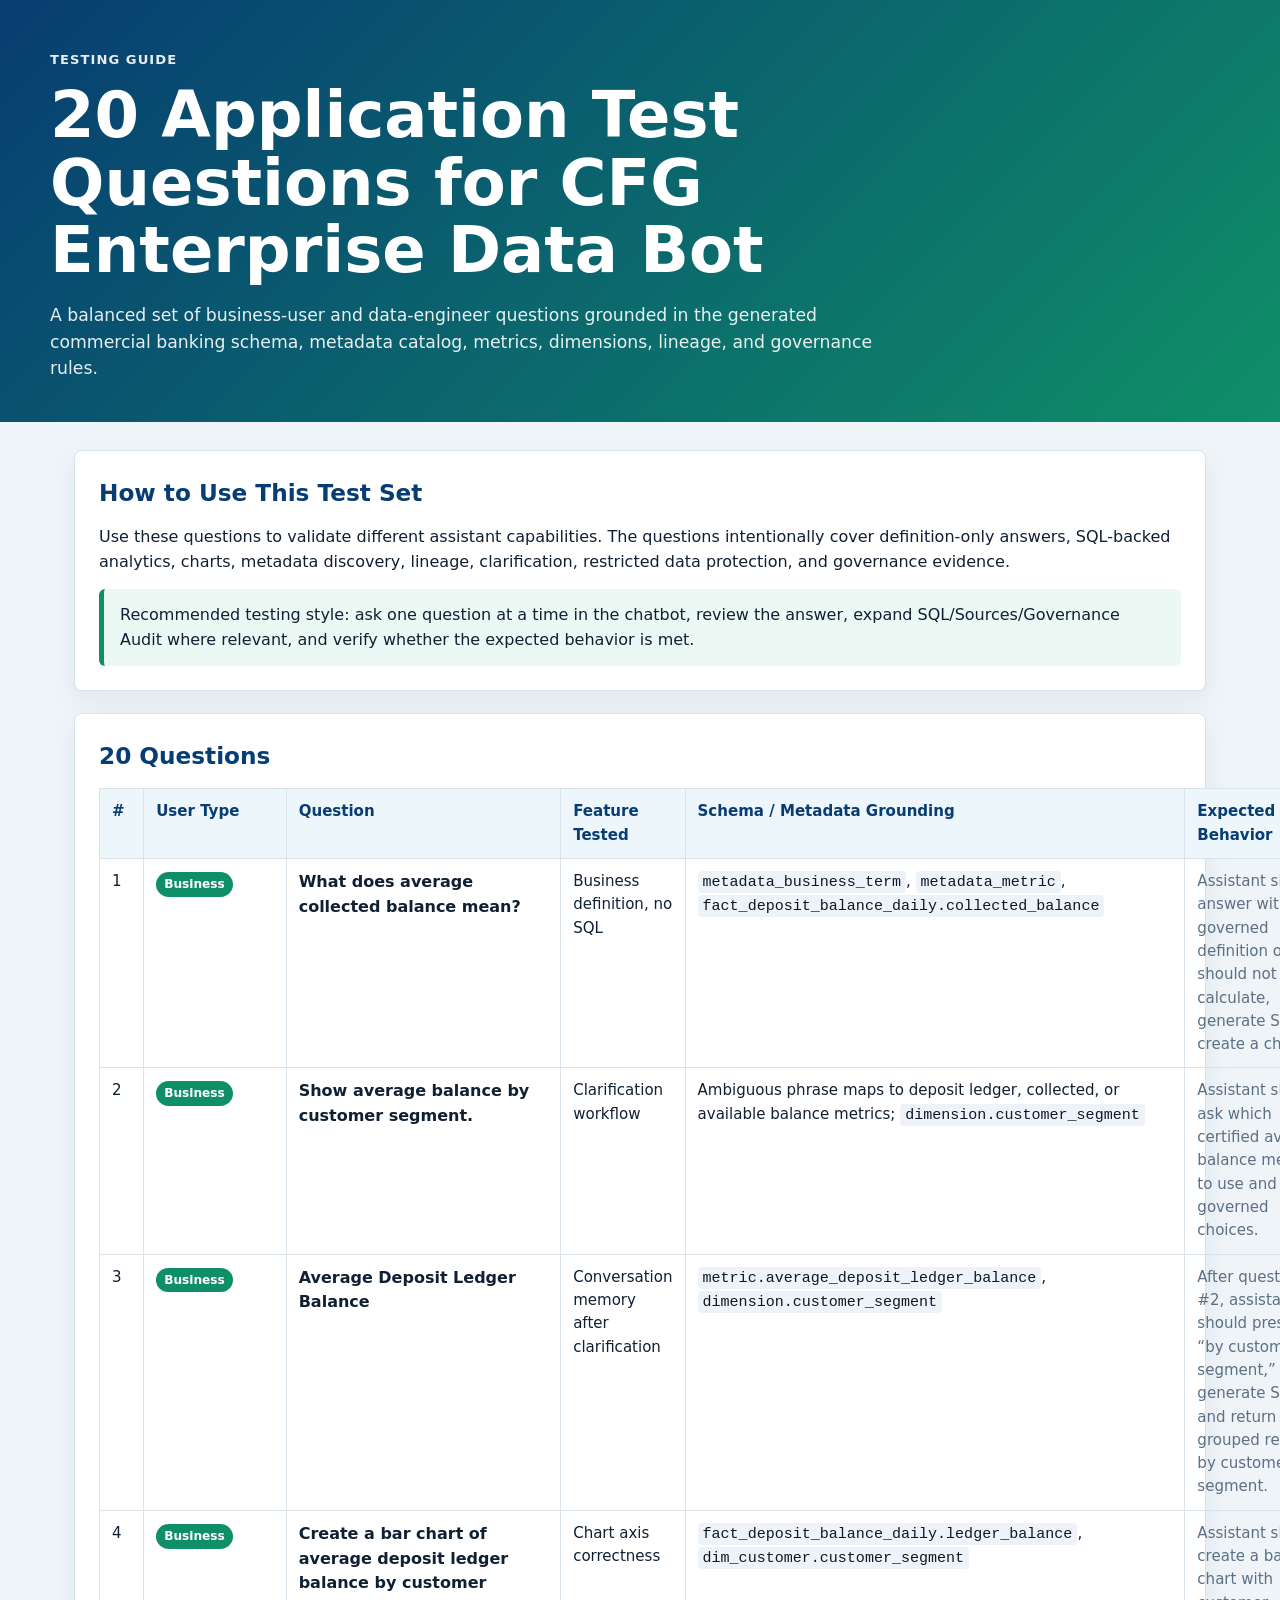
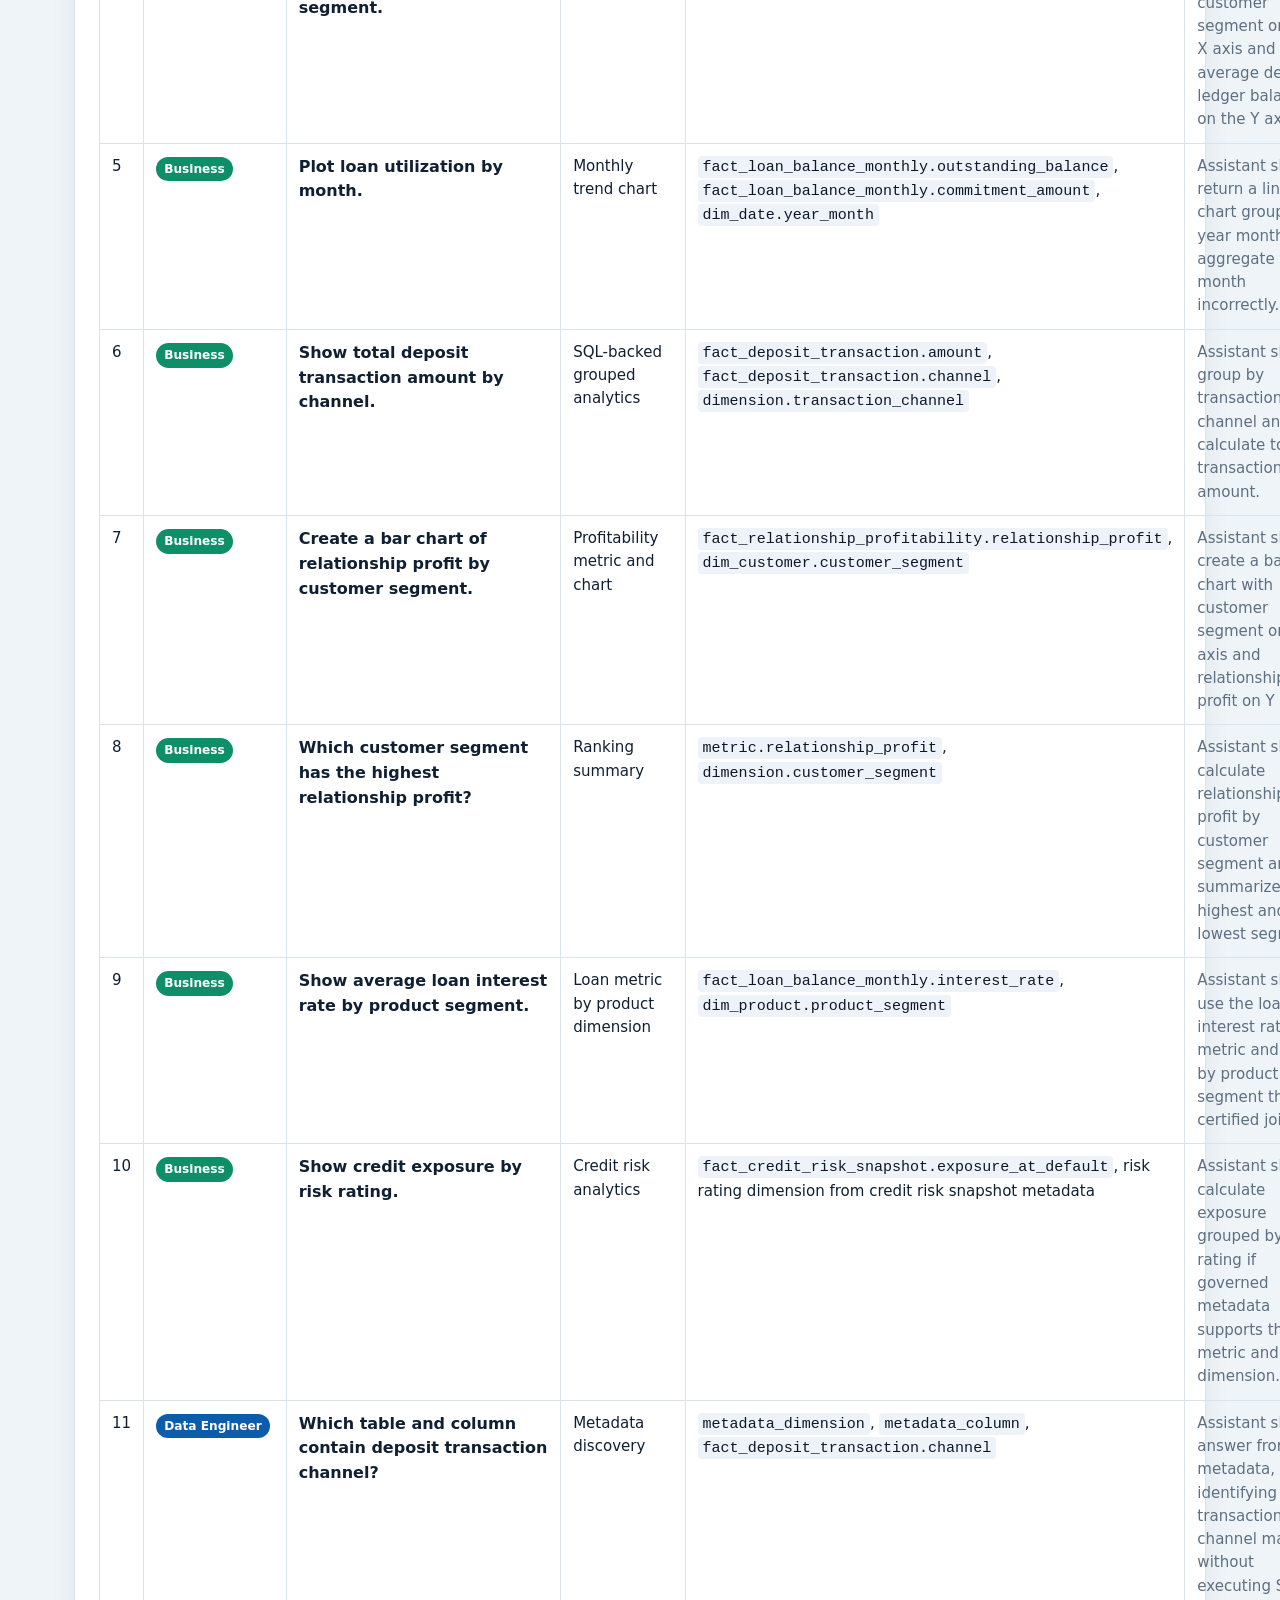
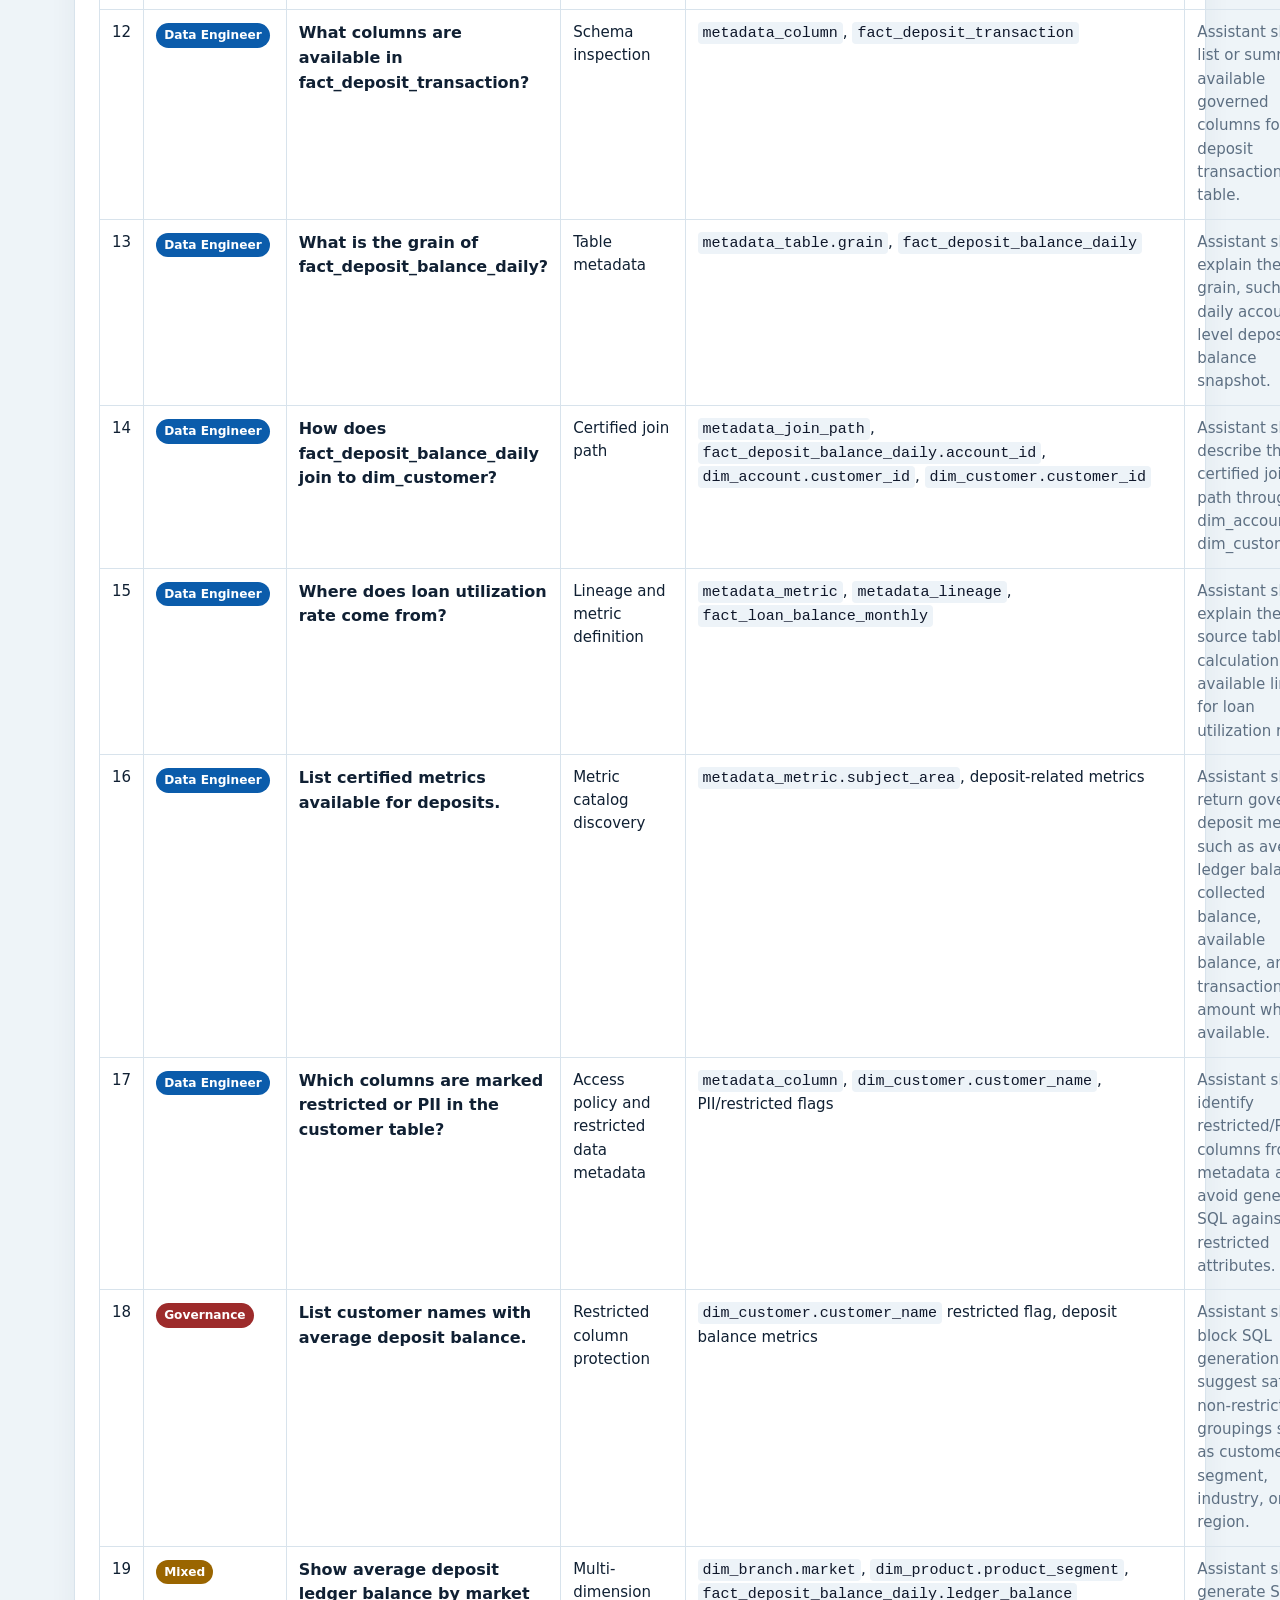
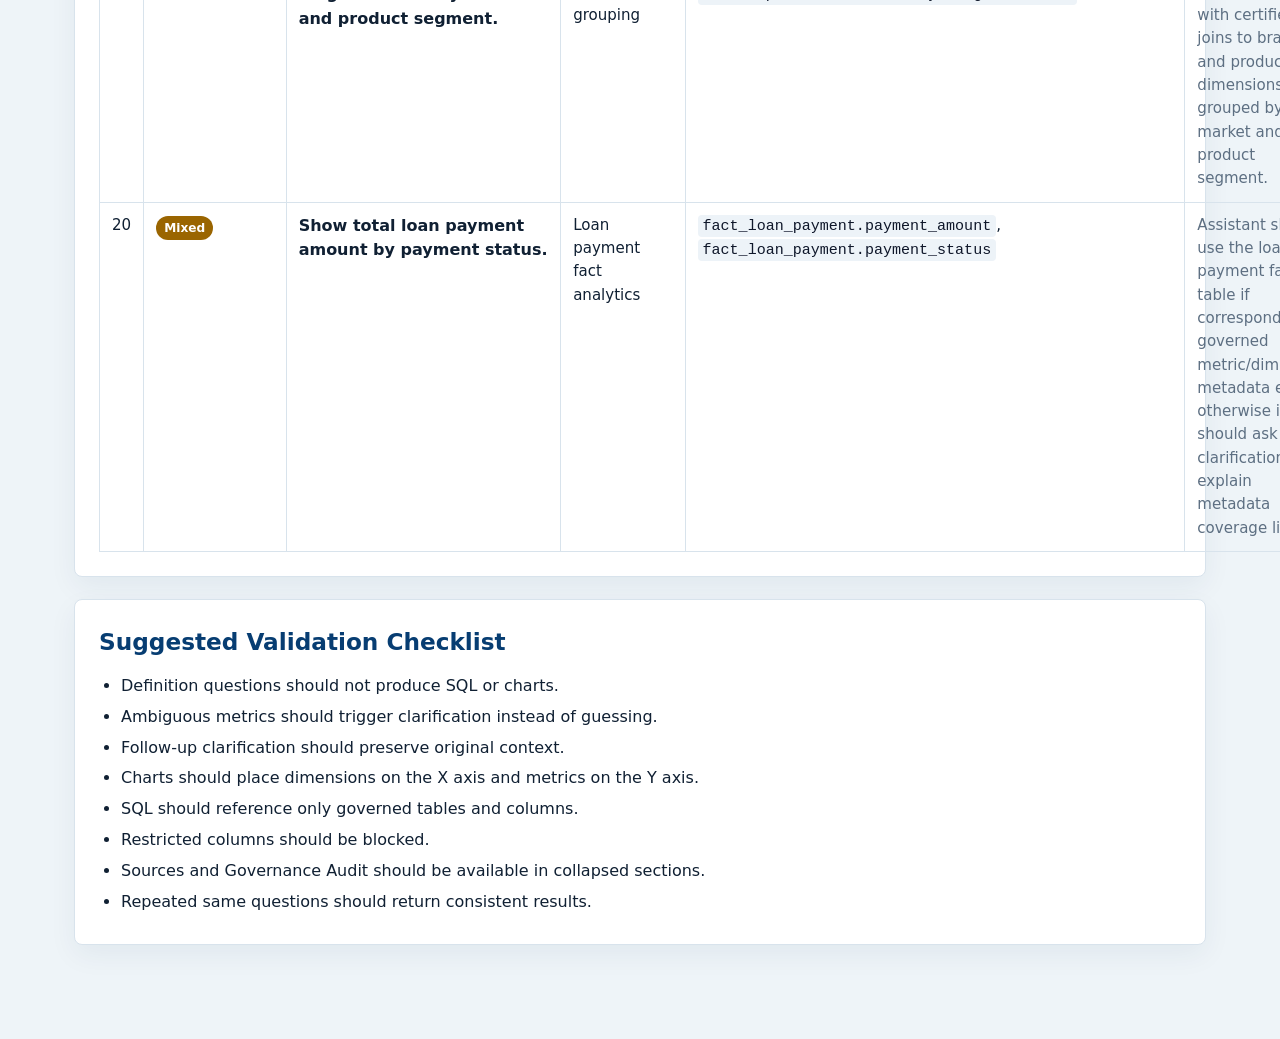
<file: docs/application_test_questions.html>
<!doctype html>
<html lang="en">
  <head>
    <meta charset="utf-8" />
    <meta name="viewport" content="width=device-width, initial-scale=1" />
    <title>Application Test Questions - CFG Enterprise Data Bot</title>
    <style>
      :root {
        --ink: #102033;
        --muted: #5d6f82;
        --line: #d8e3ec;
        --soft: #f5f8fb;
        --panel: #ffffff;
        --blue: #0b5cab;
        --blue-dark: #073d72;
        --green: #0f8f68;
        --green-dark: #0b6249;
        --gold: #9a6500;
        --red: #9d2b2b;
      }

      * {
        box-sizing: border-box;
      }

      body {
        margin: 0;
        color: var(--ink);
        background: #eef4f8;
        font-family: Inter, ui-sans-serif, system-ui, -apple-system, BlinkMacSystemFont, "Segoe UI", sans-serif;
        line-height: 1.55;
      }

      header {
        padding: 50px 26px 40px;
        color: #ffffff;
        background: linear-gradient(135deg, var(--blue-dark), var(--green));
      }

      .inner,
      main {
        max-width: 1180px;
        margin: 0 auto;
      }

      .eyebrow {
        margin: 0 0 12px;
        font-size: 0.82rem;
        font-weight: 900;
        letter-spacing: 0.08em;
        text-transform: uppercase;
        opacity: 0.9;
      }

      h1 {
        max-width: 900px;
        margin: 0;
        font-size: clamp(2.1rem, 5vw, 4rem);
        line-height: 1.05;
      }

      header p:last-child {
        max-width: 860px;
        margin: 18px 0 0;
        color: rgba(255,255,255,0.9);
        font-size: 1.08rem;
      }

      main {
        padding: 28px 24px 72px;
      }

      section {
        margin-bottom: 22px;
        padding: 24px;
        border: 1px solid var(--line);
        border-radius: 8px;
        background: var(--panel);
        box-shadow: 0 10px 28px rgba(10, 45, 78, 0.06);
      }

      h2 {
        margin: 0 0 14px;
        color: var(--blue-dark);
        font-size: 1.45rem;
      }

      p {
        margin: 0 0 12px;
      }

      table {
        width: 100%;
        border-collapse: collapse;
        font-size: 0.94rem;
      }

      th,
      td {
        padding: 11px 12px;
        vertical-align: top;
        border: 1px solid var(--line);
      }

      th {
        color: var(--blue-dark);
        background: #edf6fb;
        text-align: left;
      }

      code {
        padding: 2px 5px;
        border-radius: 4px;
        color: #0f172a;
        background: #edf3f8;
        font-family: SFMono-Regular, Consolas, Liberation Mono, monospace;
      }

      .tag {
        display: inline-block;
        margin: 2px 4px 2px 0;
        padding: 3px 8px;
        border-radius: 999px;
        color: #ffffff;
        background: var(--blue);
        font-size: 0.76rem;
        font-weight: 900;
        white-space: nowrap;
      }

      .tag.green {
        background: var(--green);
      }

      .tag.gold {
        background: var(--gold);
      }

      .tag.red {
        background: var(--red);
      }

      .question {
        color: var(--ink);
        font-size: 1rem;
        font-weight: 800;
      }

      .expected {
        color: var(--muted);
      }

      .callout {
        margin-top: 14px;
        padding: 14px 16px;
        border-left: 5px solid var(--green);
        border-radius: 6px;
        background: #ecf8f4;
      }

      ul {
        margin: 8px 0 0;
        padding-left: 22px;
      }

      li {
        margin: 6px 0;
      }

      @media print {
        body {
          background: #ffffff;
        }

        section {
          break-inside: avoid;
          box-shadow: none;
        }
      }

      @media (max-width: 900px) {
        main {
          padding: 18px 12px 48px;
        }

        table {
          min-width: 980px;
        }

        .table-wrap {
          overflow: auto;
        }
      }
    </style>
  </head>
  <body>
    <header>
      <div class="inner">
        <p class="eyebrow">Testing guide</p>
        <h1>20 Application Test Questions for CFG Enterprise Data Bot</h1>
        <p>
          A balanced set of business-user and data-engineer questions grounded in the generated commercial banking schema, metadata catalog, metrics, dimensions, lineage, and governance rules.
        </p>
      </div>
    </header>

    <main>
      <section>
        <h2>How to Use This Test Set</h2>
        <p>
          Use these questions to validate different assistant capabilities. The questions intentionally cover definition-only answers, SQL-backed analytics, charts, metadata discovery, lineage, clarification, restricted data protection, and governance evidence.
        </p>
        <div class="callout">
          Recommended testing style: ask one question at a time in the chatbot, review the answer, expand SQL/Sources/Governance Audit where relevant, and verify whether the expected behavior is met.
        </div>
      </section>

      <section>
        <h2>20 Questions</h2>
        <div class="table-wrap">
          <table>
            <thead>
              <tr>
                <th>#</th>
                <th>User Type</th>
                <th>Question</th>
                <th>Feature Tested</th>
                <th>Schema / Metadata Grounding</th>
                <th>Expected Behavior</th>
              </tr>
            </thead>
            <tbody>
              <tr>
                <td>1</td>
                <td><span class="tag green">Business</span></td>
                <td class="question">What does average collected balance mean?</td>
                <td>Business definition, no SQL</td>
                <td><code>metadata_business_term</code>, <code>metadata_metric</code>, <code>fact_deposit_balance_daily.collected_balance</code></td>
                <td class="expected">Assistant should answer with the governed definition only. It should not calculate, generate SQL, or create a chart.</td>
              </tr>

              <tr>
                <td>2</td>
                <td><span class="tag green">Business</span></td>
                <td class="question">Show average balance by customer segment.</td>
                <td>Clarification workflow</td>
                <td>Ambiguous phrase maps to deposit ledger, collected, or available balance metrics; <code>dimension.customer_segment</code></td>
                <td class="expected">Assistant should ask which certified average balance metric to use and show governed choices.</td>
              </tr>

              <tr>
                <td>3</td>
                <td><span class="tag green">Business</span></td>
                <td class="question">Average Deposit Ledger Balance</td>
                <td>Conversation memory after clarification</td>
                <td><code>metric.average_deposit_ledger_balance</code>, <code>dimension.customer_segment</code></td>
                <td class="expected">After question #2, assistant should preserve “by customer segment,” generate SQL, and return grouped results by customer segment.</td>
              </tr>

              <tr>
                <td>4</td>
                <td><span class="tag green">Business</span></td>
                <td class="question">Create a bar chart of average deposit ledger balance by customer segment.</td>
                <td>Chart axis correctness</td>
                <td><code>fact_deposit_balance_daily.ledger_balance</code>, <code>dim_customer.customer_segment</code></td>
                <td class="expected">Assistant should create a bar chart with customer segment on the X axis and average deposit ledger balance on the Y axis.</td>
              </tr>

              <tr>
                <td>5</td>
                <td><span class="tag green">Business</span></td>
                <td class="question">Plot loan utilization by month.</td>
                <td>Monthly trend chart</td>
                <td><code>fact_loan_balance_monthly.outstanding_balance</code>, <code>fact_loan_balance_monthly.commitment_amount</code>, <code>dim_date.year_month</code></td>
                <td class="expected">Assistant should return a line chart grouped by year month, not aggregate the month incorrectly.</td>
              </tr>

              <tr>
                <td>6</td>
                <td><span class="tag green">Business</span></td>
                <td class="question">Show total deposit transaction amount by channel.</td>
                <td>SQL-backed grouped analytics</td>
                <td><code>fact_deposit_transaction.amount</code>, <code>fact_deposit_transaction.channel</code>, <code>dimension.transaction_channel</code></td>
                <td class="expected">Assistant should group by transaction channel and calculate total transaction amount.</td>
              </tr>

              <tr>
                <td>7</td>
                <td><span class="tag green">Business</span></td>
                <td class="question">Create a bar chart of relationship profit by customer segment.</td>
                <td>Profitability metric and chart</td>
                <td><code>fact_relationship_profitability.relationship_profit</code>, <code>dim_customer.customer_segment</code></td>
                <td class="expected">Assistant should create a bar chart with customer segment on X axis and relationship profit on Y axis.</td>
              </tr>

              <tr>
                <td>8</td>
                <td><span class="tag green">Business</span></td>
                <td class="question">Which customer segment has the highest relationship profit?</td>
                <td>Ranking summary</td>
                <td><code>metric.relationship_profit</code>, <code>dimension.customer_segment</code></td>
                <td class="expected">Assistant should calculate relationship profit by customer segment and summarize highest and lowest segment.</td>
              </tr>

              <tr>
                <td>9</td>
                <td><span class="tag green">Business</span></td>
                <td class="question">Show average loan interest rate by product segment.</td>
                <td>Loan metric by product dimension</td>
                <td><code>fact_loan_balance_monthly.interest_rate</code>, <code>dim_product.product_segment</code></td>
                <td class="expected">Assistant should use the loan interest rate metric and group by product segment through certified joins.</td>
              </tr>

              <tr>
                <td>10</td>
                <td><span class="tag green">Business</span></td>
                <td class="question">Show credit exposure by risk rating.</td>
                <td>Credit risk analytics</td>
                <td><code>fact_credit_risk_snapshot.exposure_at_default</code>, risk rating dimension from credit risk snapshot metadata</td>
                <td class="expected">Assistant should calculate exposure grouped by risk rating if governed metadata supports the metric and dimension.</td>
              </tr>

              <tr>
                <td>11</td>
                <td><span class="tag blue">Data Engineer</span></td>
                <td class="question">Which table and column contain deposit transaction channel?</td>
                <td>Metadata discovery</td>
                <td><code>metadata_dimension</code>, <code>metadata_column</code>, <code>fact_deposit_transaction.channel</code></td>
                <td class="expected">Assistant should answer from metadata, identifying the transaction channel mapping without executing SQL.</td>
              </tr>

              <tr>
                <td>12</td>
                <td><span class="tag blue">Data Engineer</span></td>
                <td class="question">What columns are available in fact_deposit_transaction?</td>
                <td>Schema inspection</td>
                <td><code>metadata_column</code>, <code>fact_deposit_transaction</code></td>
                <td class="expected">Assistant should list or summarize available governed columns for the deposit transaction fact table.</td>
              </tr>

              <tr>
                <td>13</td>
                <td><span class="tag blue">Data Engineer</span></td>
                <td class="question">What is the grain of fact_deposit_balance_daily?</td>
                <td>Table metadata</td>
                <td><code>metadata_table.grain</code>, <code>fact_deposit_balance_daily</code></td>
                <td class="expected">Assistant should explain the table grain, such as daily account-level deposit balance snapshot.</td>
              </tr>

              <tr>
                <td>14</td>
                <td><span class="tag blue">Data Engineer</span></td>
                <td class="question">How does fact_deposit_balance_daily join to dim_customer?</td>
                <td>Certified join path</td>
                <td><code>metadata_join_path</code>, <code>fact_deposit_balance_daily.account_id</code>, <code>dim_account.customer_id</code>, <code>dim_customer.customer_id</code></td>
                <td class="expected">Assistant should describe the certified join path through dim_account to dim_customer.</td>
              </tr>

              <tr>
                <td>15</td>
                <td><span class="tag blue">Data Engineer</span></td>
                <td class="question">Where does loan utilization rate come from?</td>
                <td>Lineage and metric definition</td>
                <td><code>metadata_metric</code>, <code>metadata_lineage</code>, <code>fact_loan_balance_monthly</code></td>
                <td class="expected">Assistant should explain the source table, calculation, and available lineage for loan utilization rate.</td>
              </tr>

              <tr>
                <td>16</td>
                <td><span class="tag blue">Data Engineer</span></td>
                <td class="question">List certified metrics available for deposits.</td>
                <td>Metric catalog discovery</td>
                <td><code>metadata_metric.subject_area</code>, deposit-related metrics</td>
                <td class="expected">Assistant should return governed deposit metrics such as average ledger balance, collected balance, available balance, and transaction amount where available.</td>
              </tr>

              <tr>
                <td>17</td>
                <td><span class="tag blue">Data Engineer</span></td>
                <td class="question">Which columns are marked restricted or PII in the customer table?</td>
                <td>Access policy and restricted data metadata</td>
                <td><code>metadata_column</code>, <code>dim_customer.customer_name</code>, PII/restricted flags</td>
                <td class="expected">Assistant should identify restricted/PII columns from metadata and avoid generating SQL against restricted attributes.</td>
              </tr>

              <tr>
                <td>18</td>
                <td><span class="tag red">Governance</span></td>
                <td class="question">List customer names with average deposit balance.</td>
                <td>Restricted column protection</td>
                <td><code>dim_customer.customer_name</code> restricted flag, deposit balance metrics</td>
                <td class="expected">Assistant should block SQL generation and suggest safe non-restricted groupings such as customer segment, industry, or region.</td>
              </tr>

              <tr>
                <td>19</td>
                <td><span class="tag gold">Mixed</span></td>
                <td class="question">Show average deposit ledger balance by market and product segment.</td>
                <td>Multi-dimension grouping</td>
                <td><code>dim_branch.market</code>, <code>dim_product.product_segment</code>, <code>fact_deposit_balance_daily.ledger_balance</code></td>
                <td class="expected">Assistant should generate SQL with certified joins to branch and product dimensions, grouped by market and product segment.</td>
              </tr>

              <tr>
                <td>20</td>
                <td><span class="tag gold">Mixed</span></td>
                <td class="question">Show total loan payment amount by payment status.</td>
                <td>Loan payment fact analytics</td>
                <td><code>fact_loan_payment.payment_amount</code>, <code>fact_loan_payment.payment_status</code></td>
                <td class="expected">Assistant should use the loan payment fact table if corresponding governed metric/dimension metadata exists; otherwise it should ask clarification or explain metadata coverage limits.</td>
              </tr>
            </tbody>
          </table>
        </div>
      </section>

      <section>
        <h2>Suggested Validation Checklist</h2>
        <ul>
          <li>Definition questions should not produce SQL or charts.</li>
          <li>Ambiguous metrics should trigger clarification instead of guessing.</li>
          <li>Follow-up clarification should preserve original context.</li>
          <li>Charts should place dimensions on the X axis and metrics on the Y axis.</li>
          <li>SQL should reference only governed tables and columns.</li>
          <li>Restricted columns should be blocked.</li>
          <li>Sources and Governance Audit should be available in collapsed sections.</li>
          <li>Repeated same questions should return consistent results.</li>
        </ul>
      </section>
    </main>
  </body>
</html>
</file>
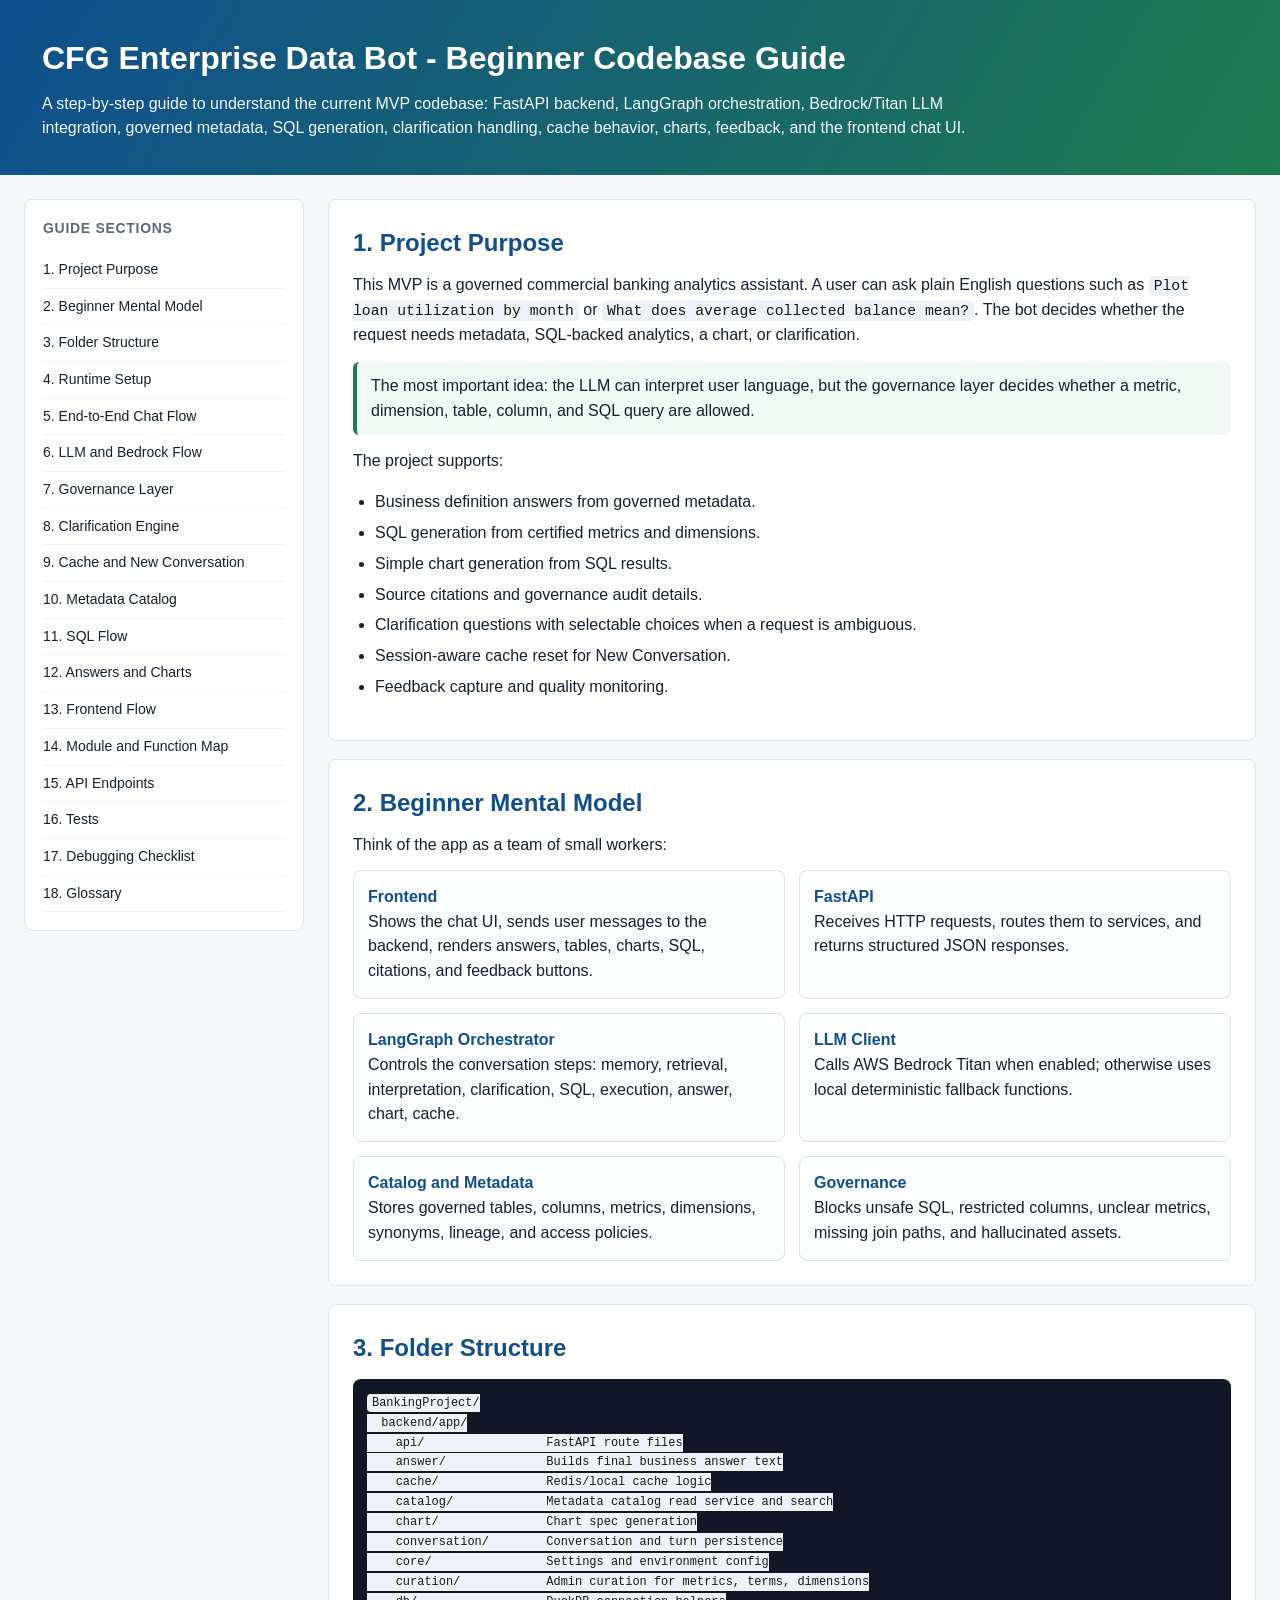
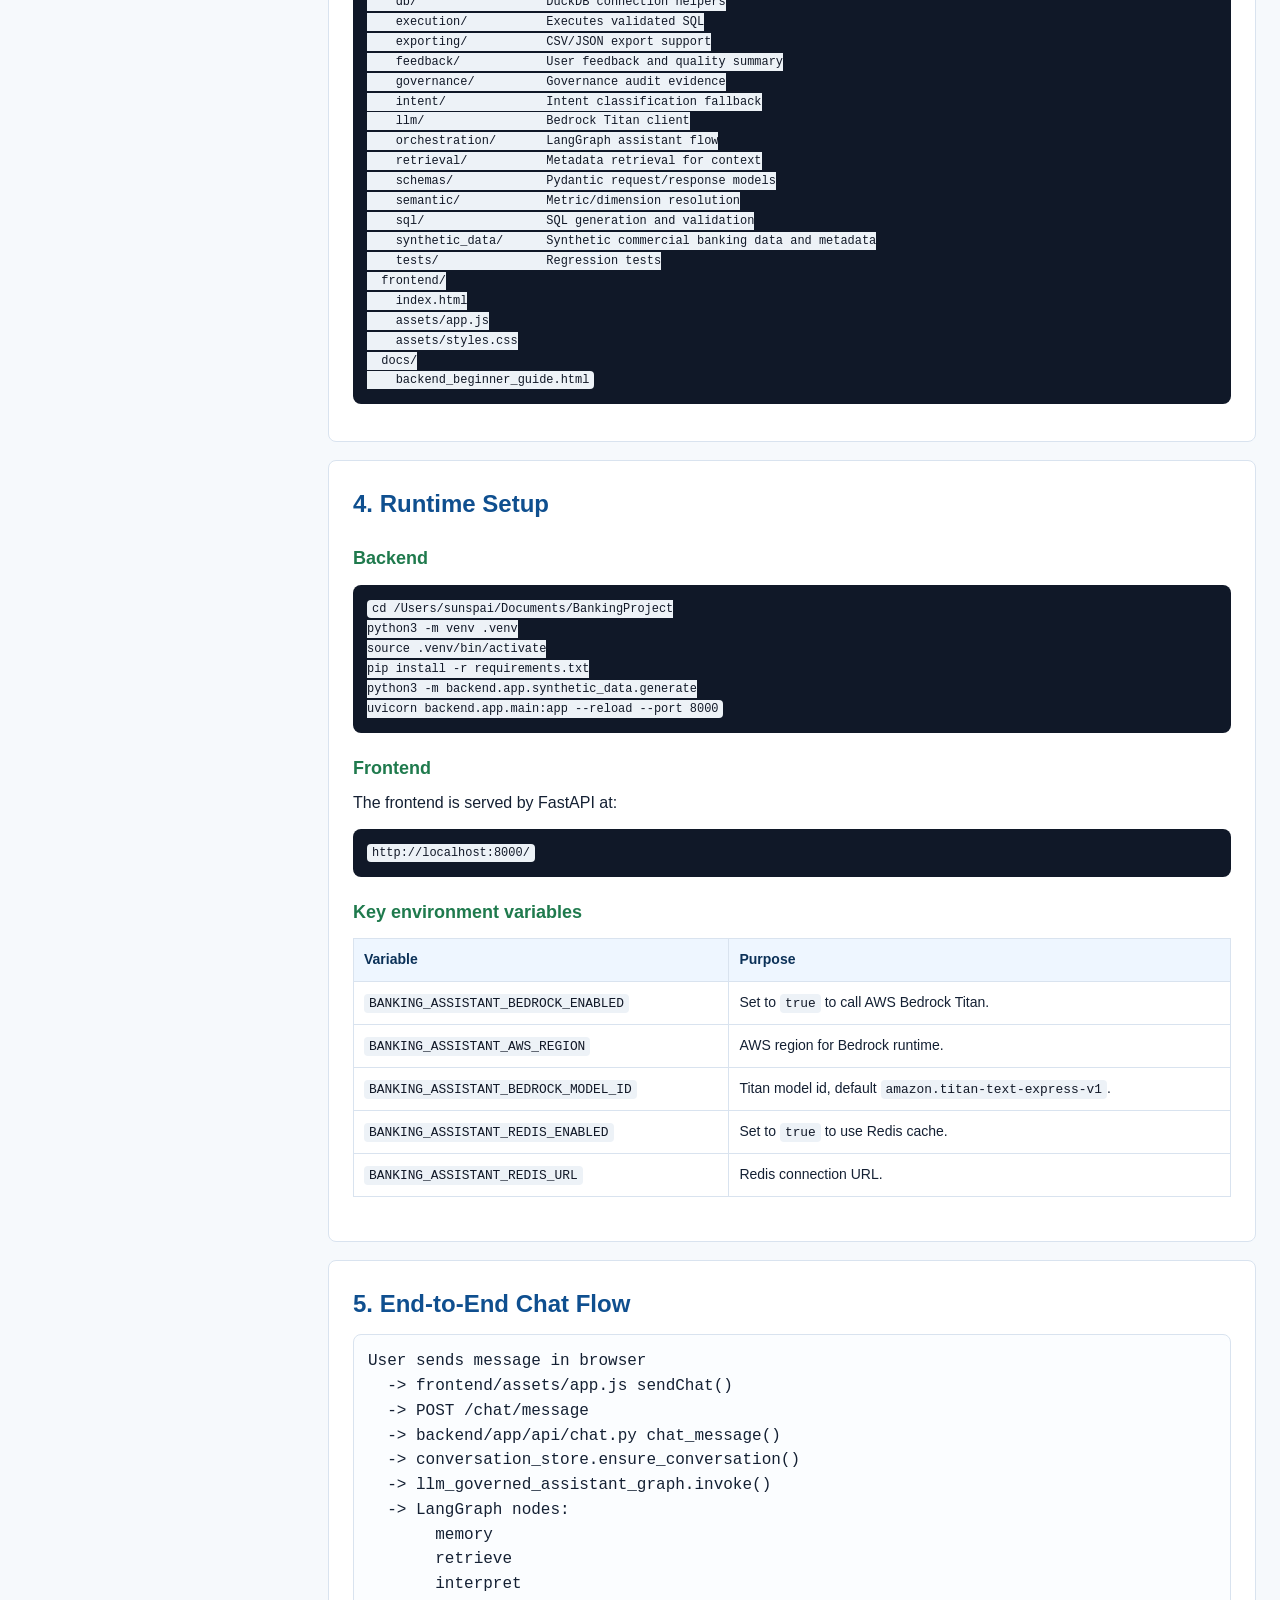
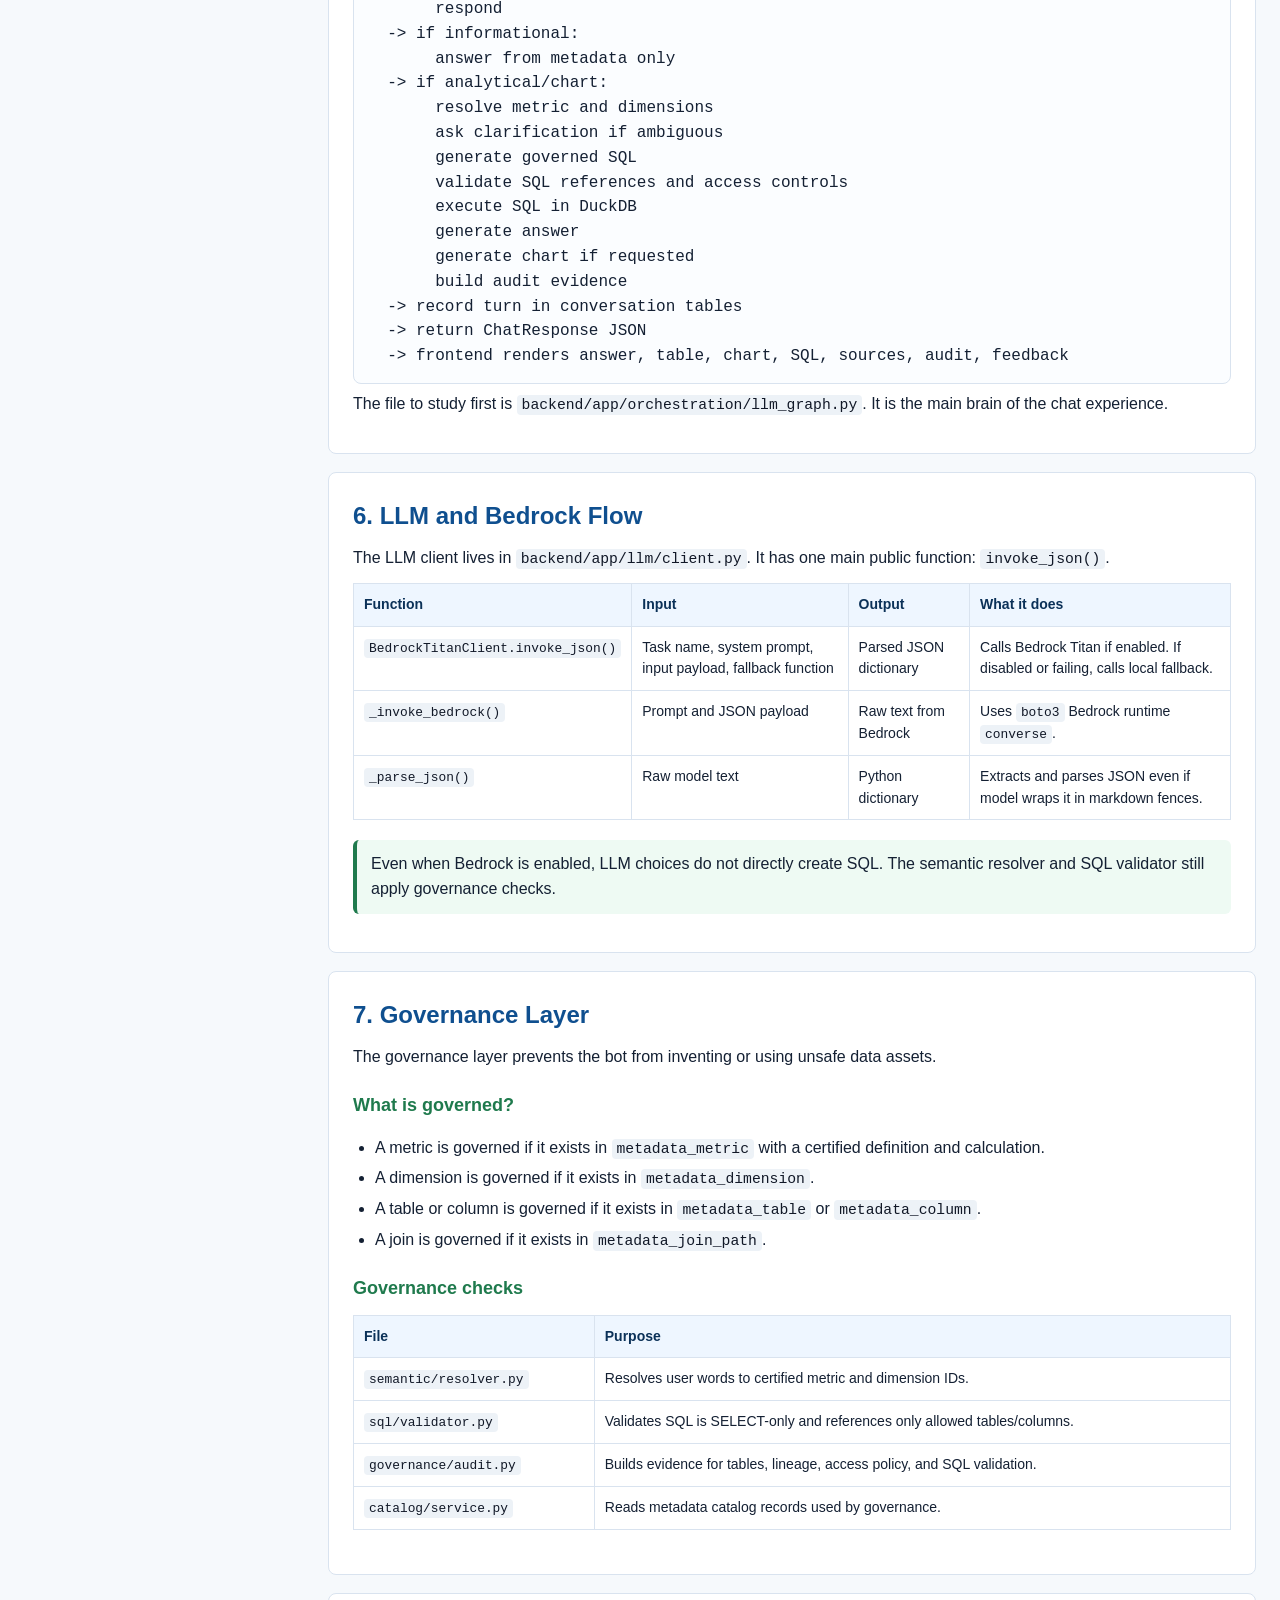
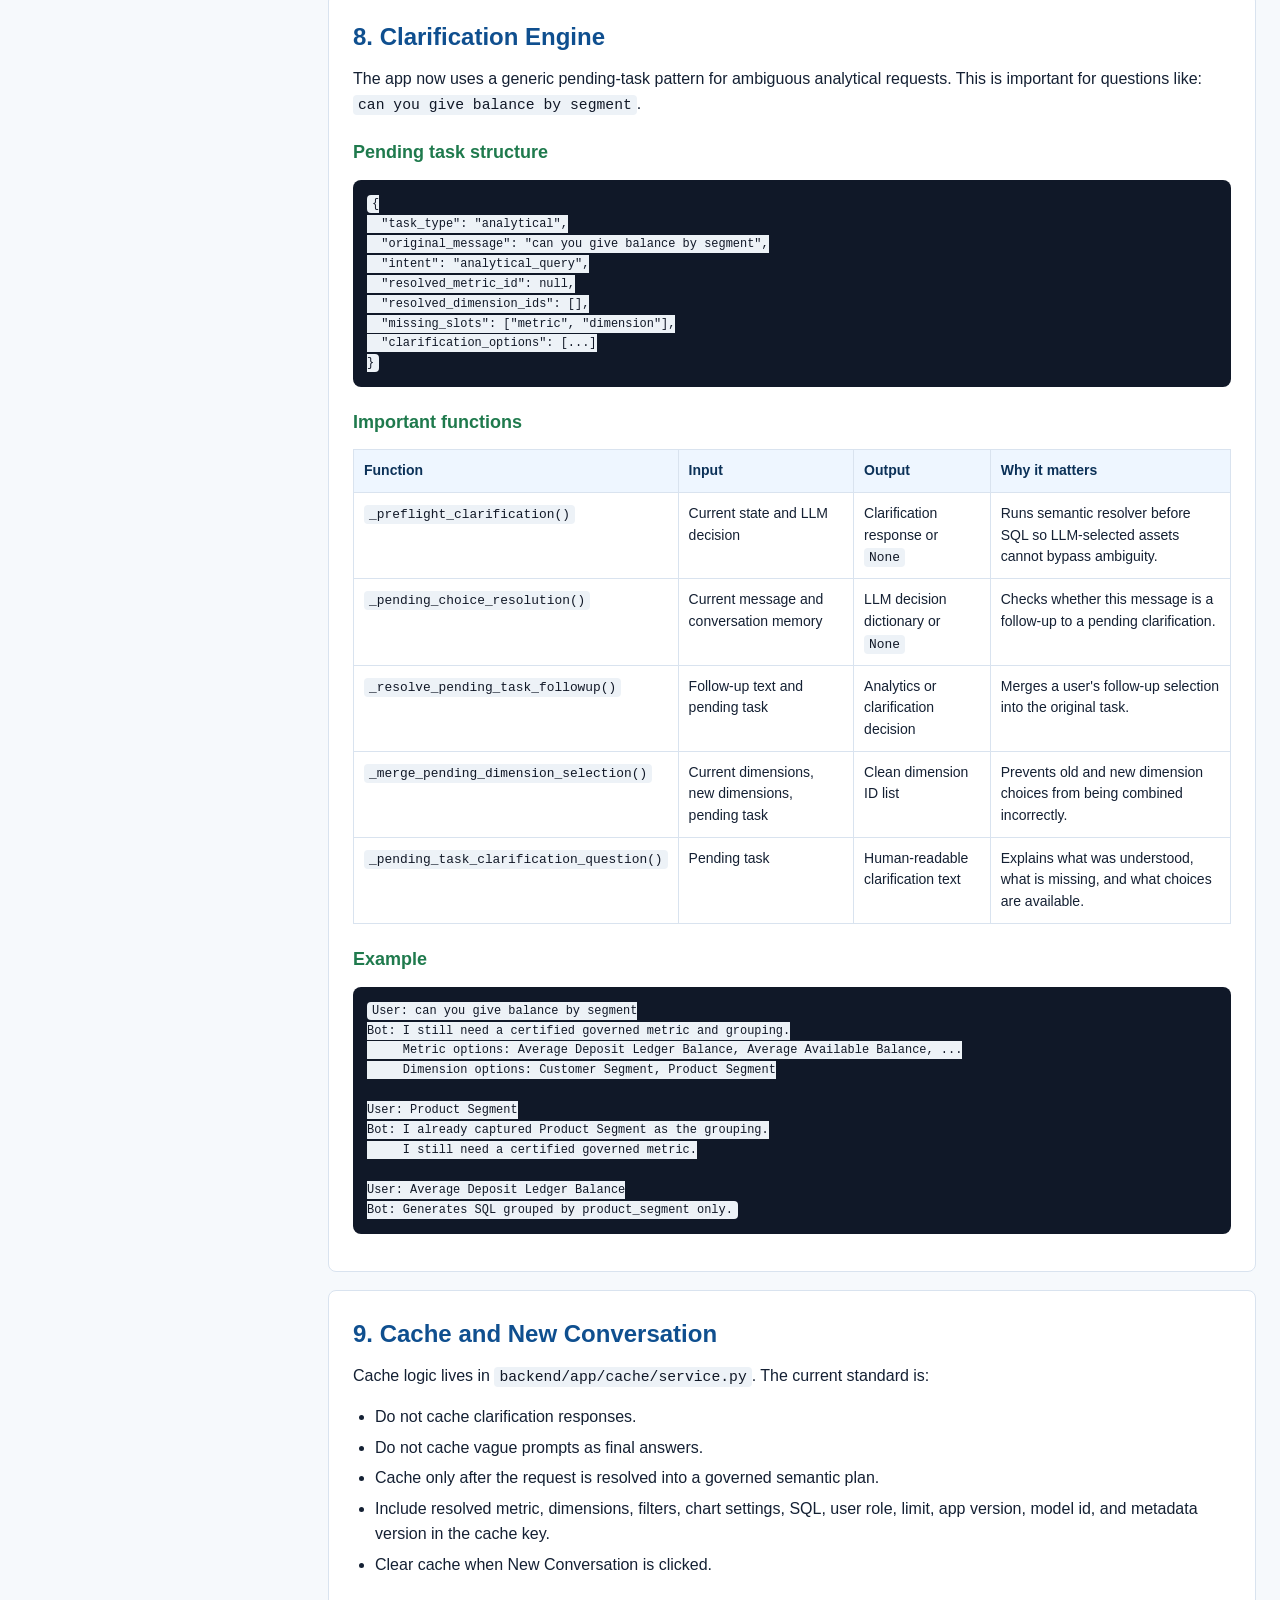
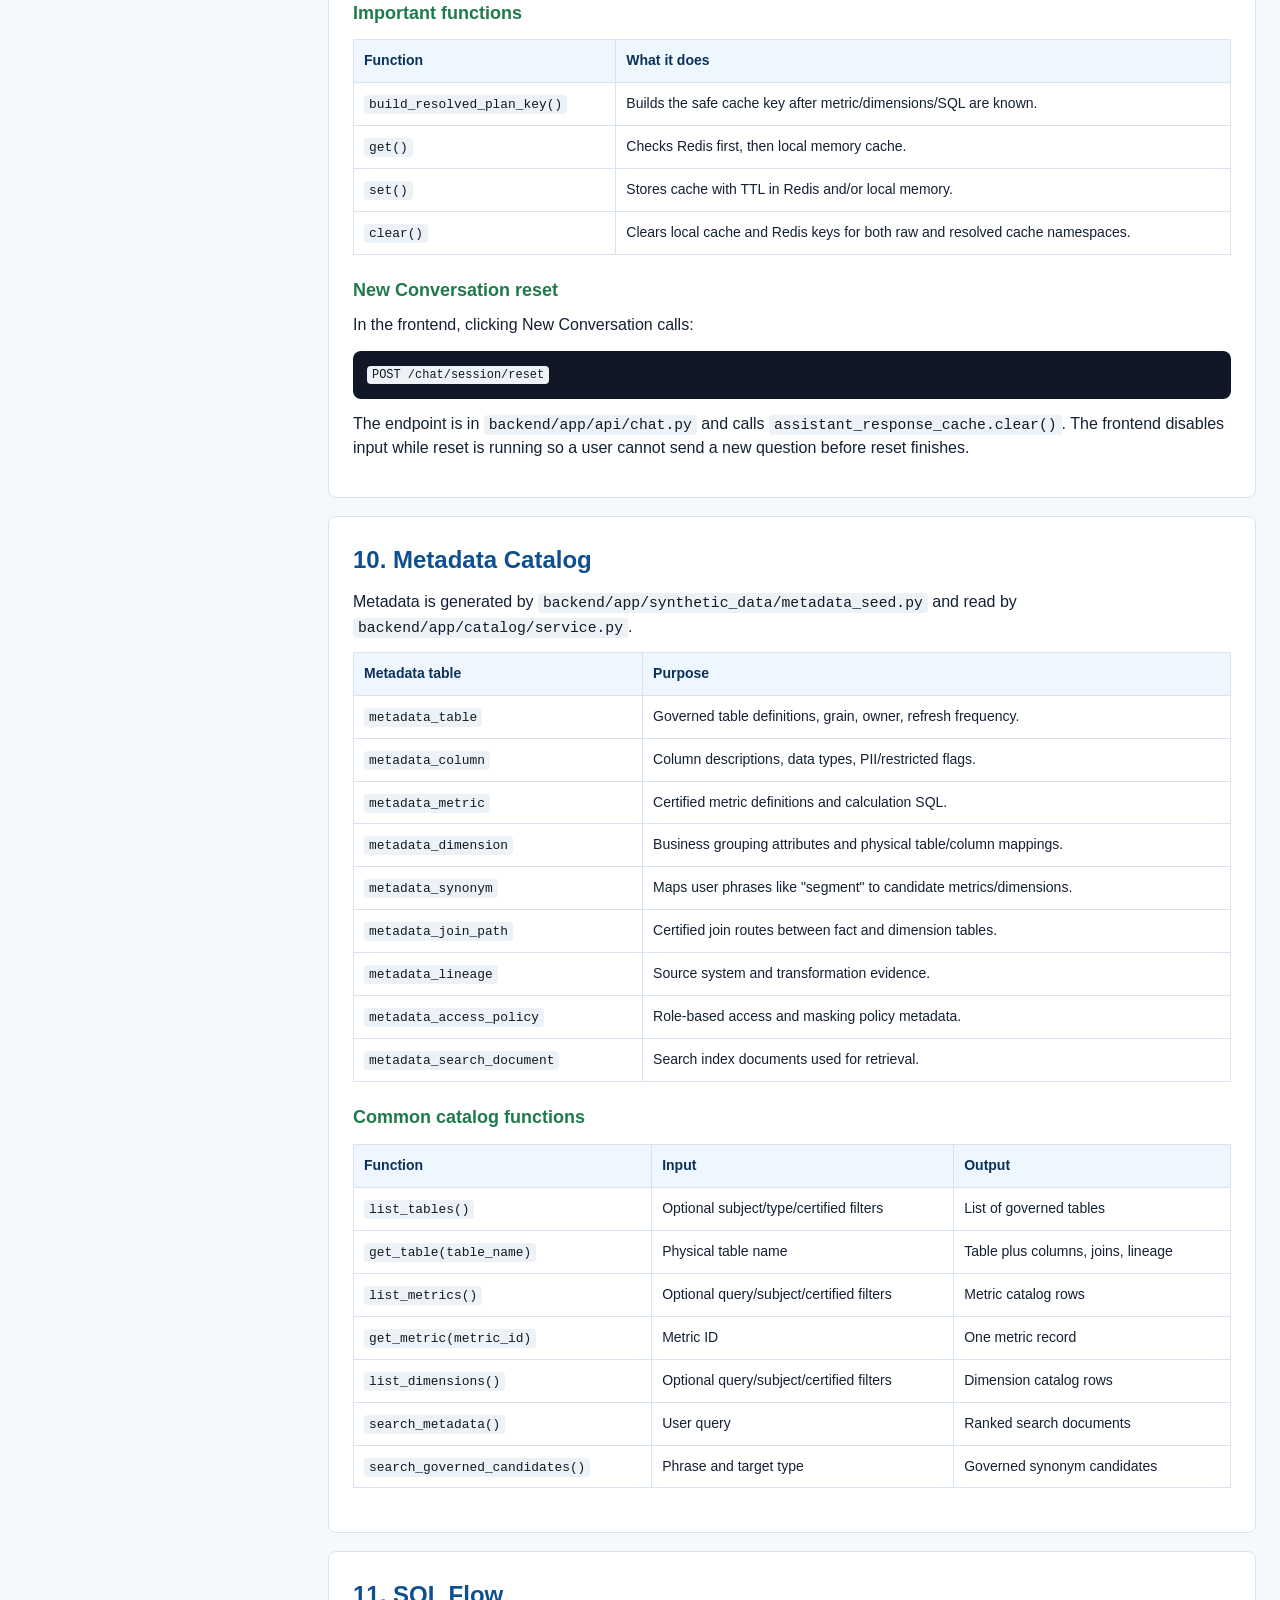
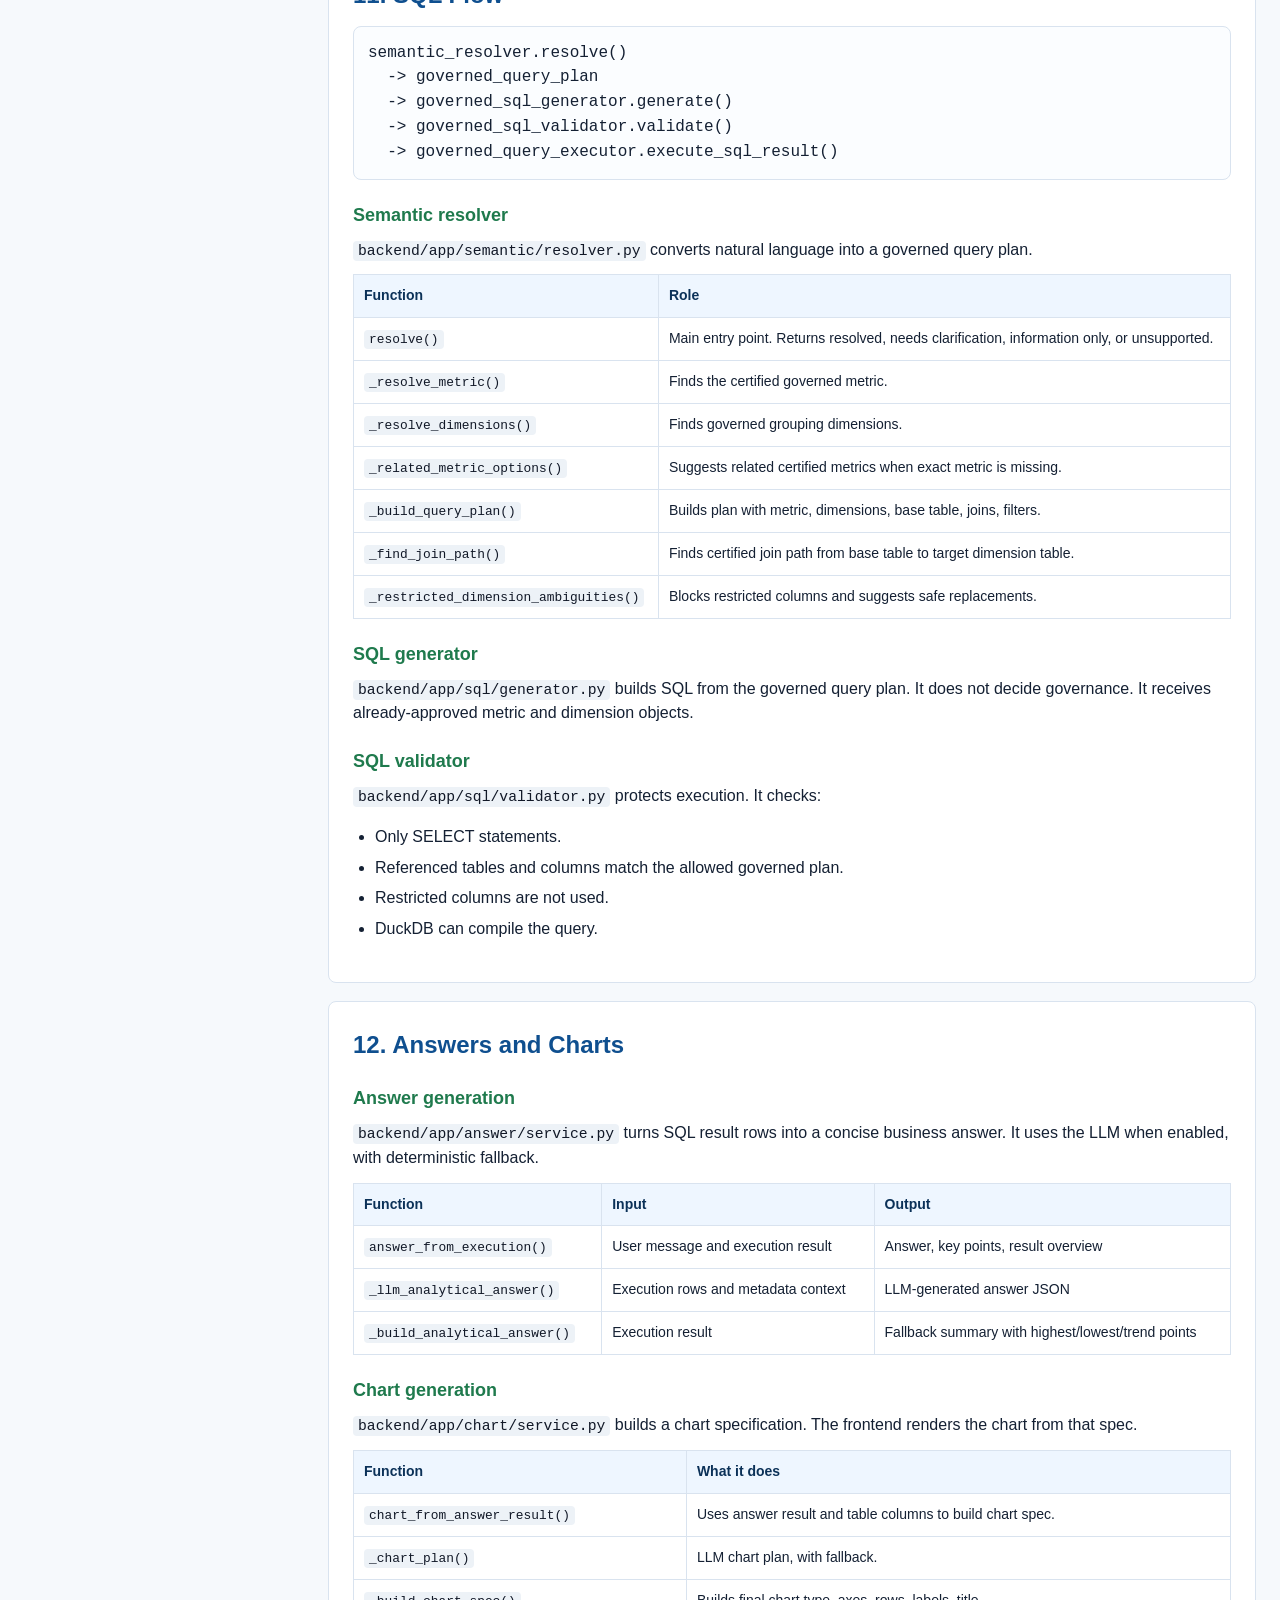
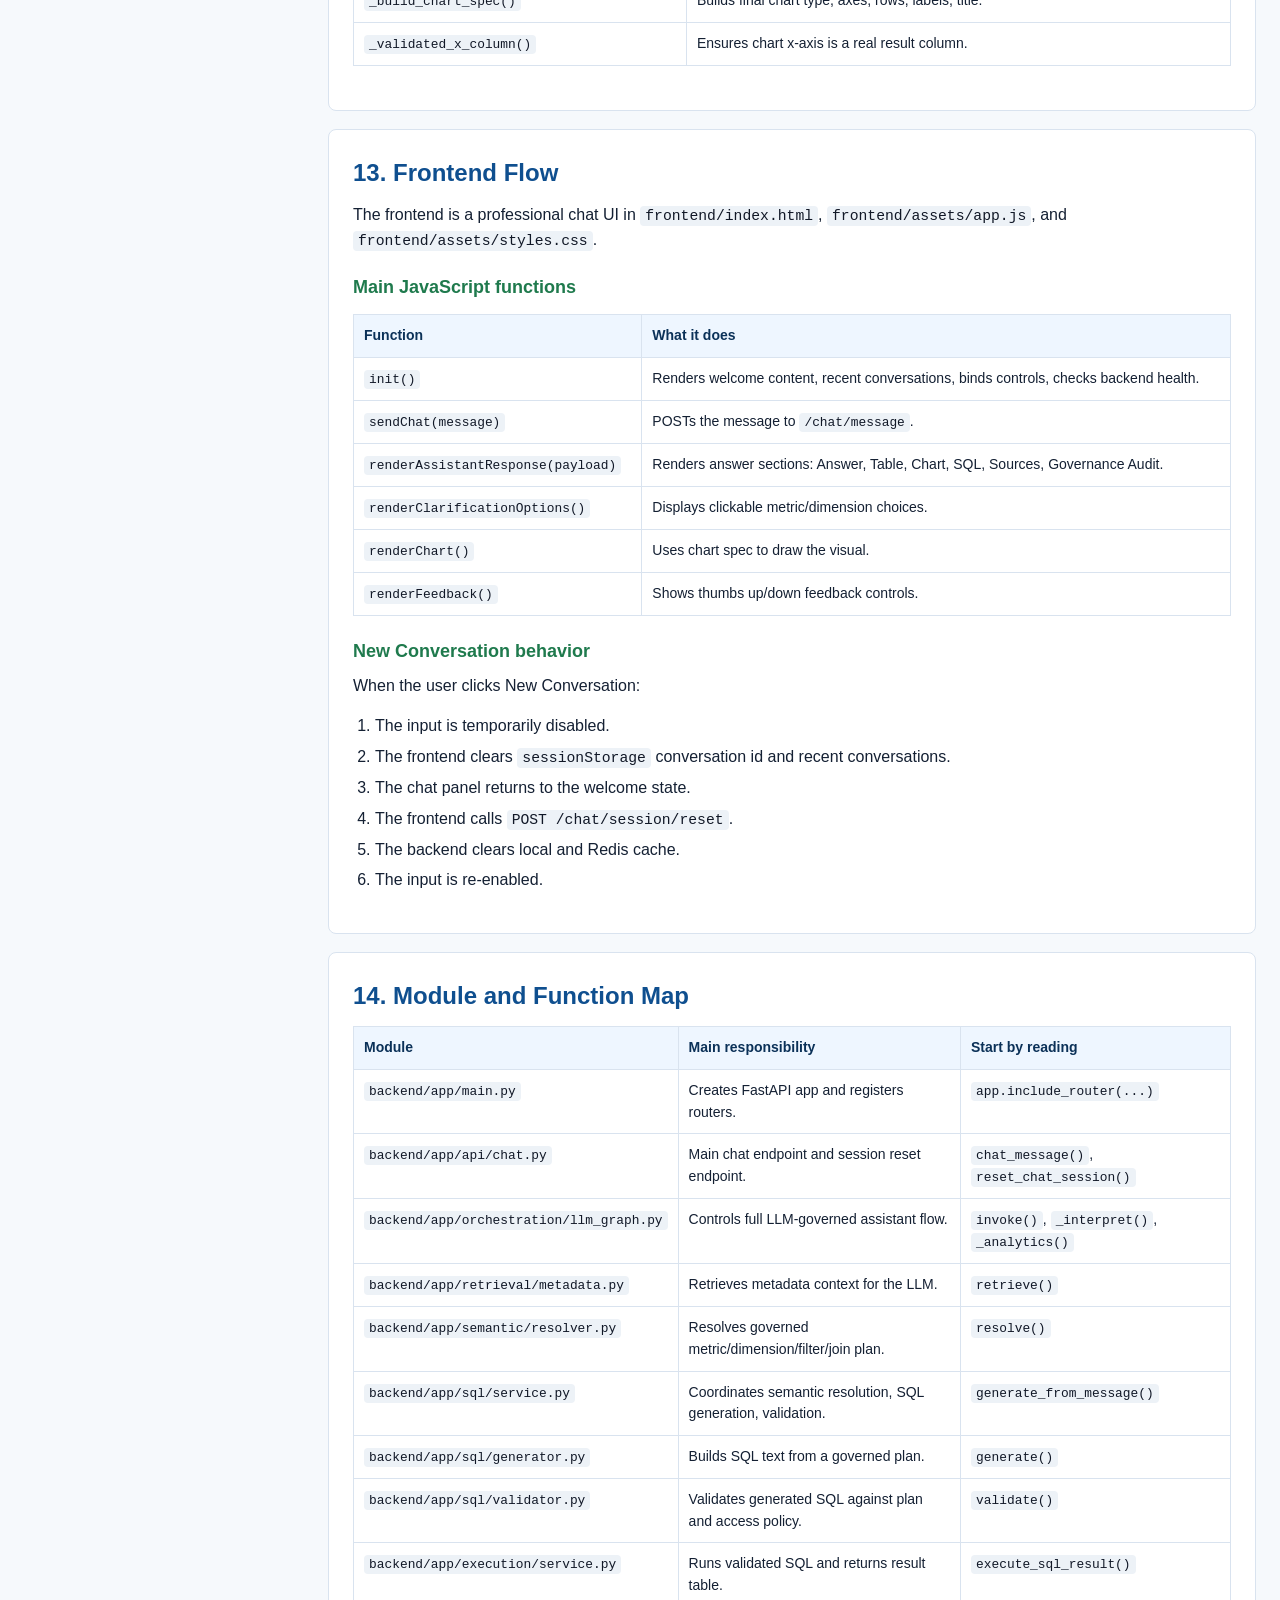
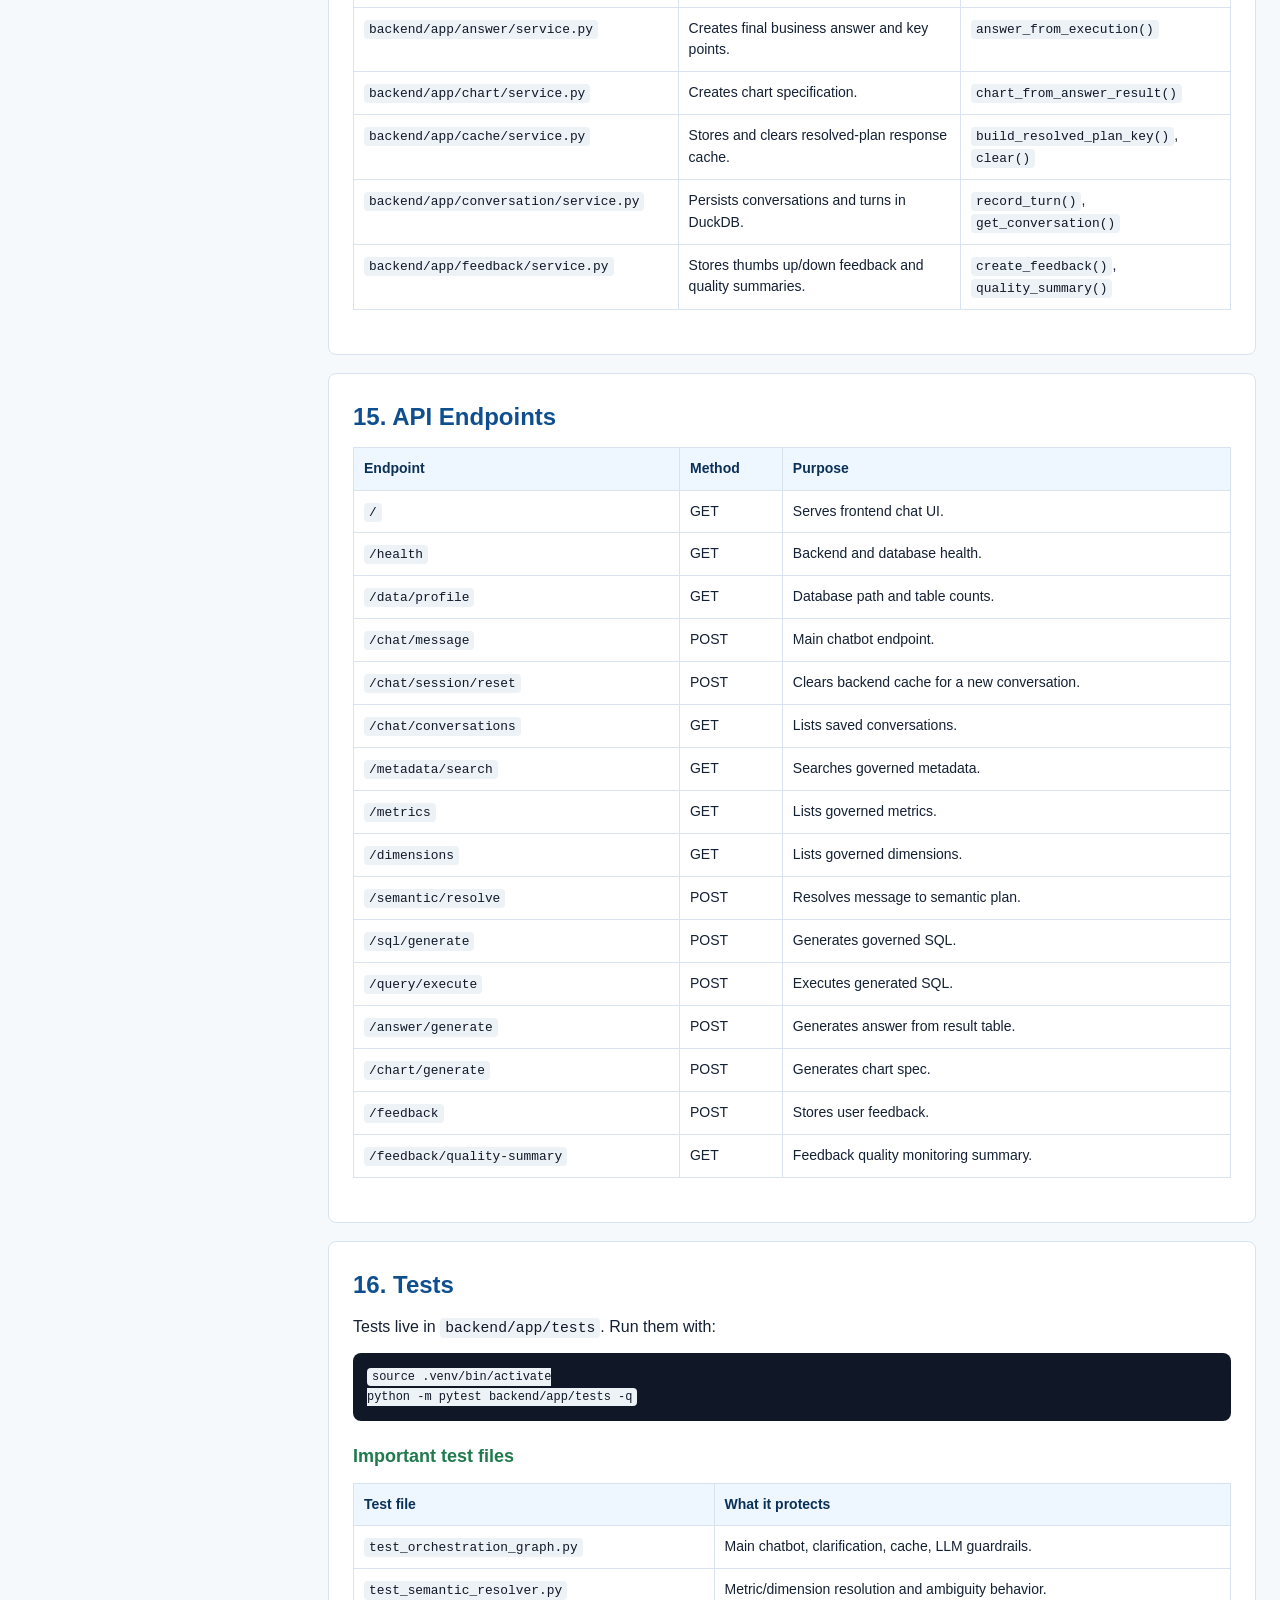
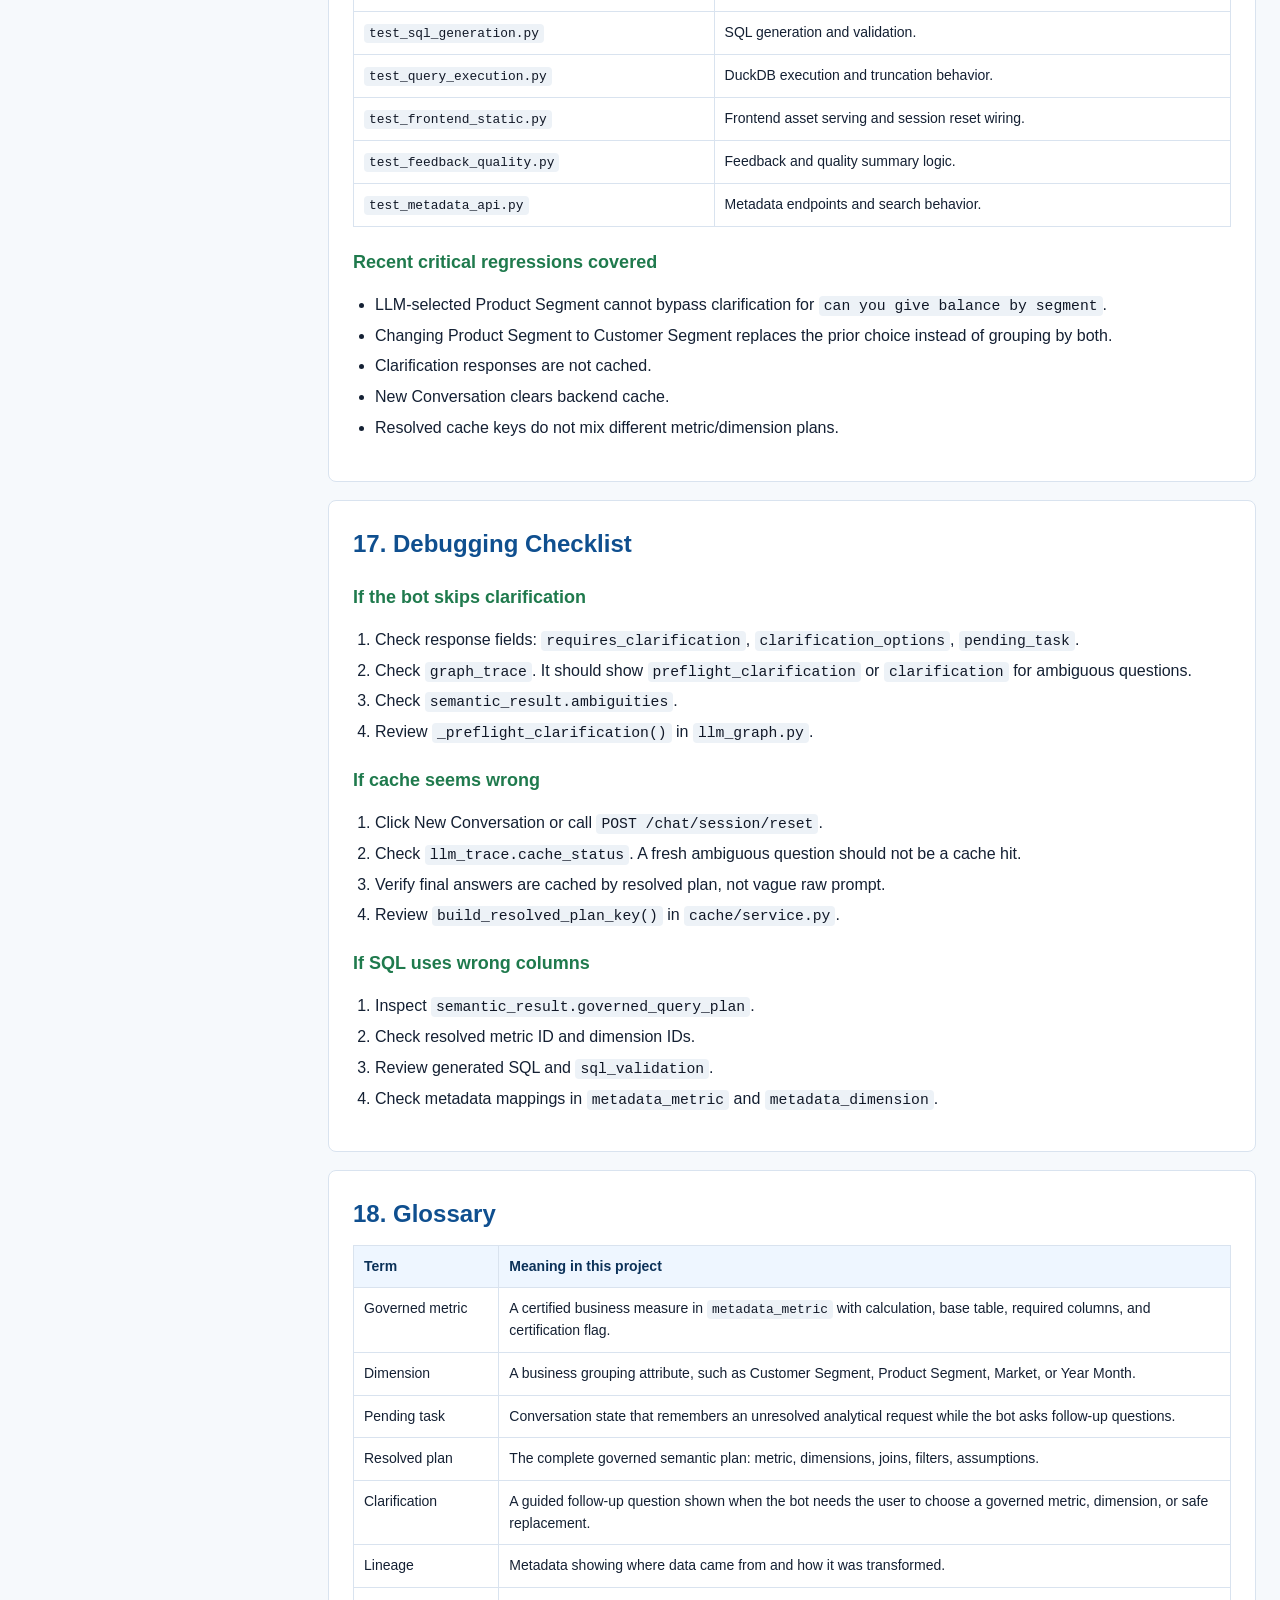
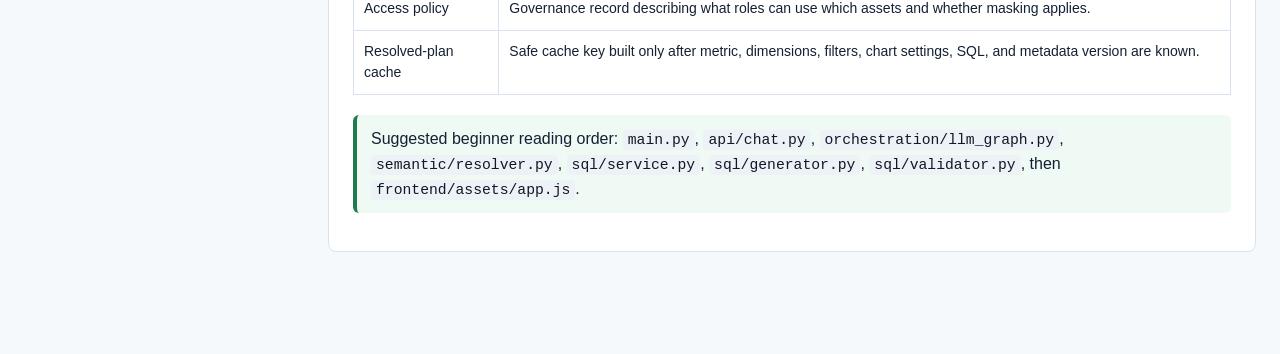
<file: docs/backend_beginner_guide.html>
<!doctype html>
<html lang="en">
<head>
  <meta charset="utf-8">
  <meta name="viewport" content="width=device-width, initial-scale=1">
  <title>CFG Enterprise Data Bot - Beginner Codebase Guide</title>
  <style>
    :root {
      --blue: #0f4f8f;
      --green: #1f7a4d;
      --ink: #142033;
      --muted: #5b677a;
      --line: #d9e3ef;
      --soft-blue: #eef6ff;
      --soft-green: #eefaf3;
      --panel: #ffffff;
      --bg: #f6f9fc;
      --code: #101828;
    }
    * { box-sizing: border-box; }
    body {
      margin: 0;
      font-family: Inter, Arial, Helvetica, sans-serif;
      background: var(--bg);
      color: var(--ink);
      line-height: 1.55;
    }
    header {
      background: linear-gradient(120deg, var(--blue), var(--green));
      color: white;
      padding: 34px 42px;
    }
    header h1 {
      margin: 0 0 8px;
      font-size: 32px;
      letter-spacing: 0;
    }
    header p {
      max-width: 980px;
      margin: 0;
      font-size: 16px;
      opacity: 0.94;
    }
    main {
      display: grid;
      grid-template-columns: 280px minmax(0, 1fr);
      gap: 24px;
      padding: 24px;
      max-width: 1440px;
      margin: 0 auto;
    }
    nav {
      position: sticky;
      top: 16px;
      align-self: start;
      background: var(--panel);
      border: 1px solid var(--line);
      border-radius: 8px;
      padding: 18px;
    }
    nav h2 {
      font-size: 14px;
      margin: 0 0 12px;
      text-transform: uppercase;
      color: var(--muted);
      letter-spacing: 0.05em;
    }
    nav a {
      display: block;
      color: var(--ink);
      text-decoration: none;
      padding: 7px 0;
      border-bottom: 1px solid #edf2f7;
      font-size: 14px;
    }
    nav a:hover { color: var(--blue); }
    section {
      background: var(--panel);
      border: 1px solid var(--line);
      border-radius: 8px;
      padding: 24px;
      margin-bottom: 18px;
    }
    h2 {
      margin: 0 0 12px;
      color: var(--blue);
      font-size: 24px;
    }
    h3 {
      margin: 22px 0 8px;
      color: var(--green);
      font-size: 18px;
    }
    h4 {
      margin: 18px 0 8px;
      color: var(--ink);
      font-size: 15px;
    }
    p { margin: 8px 0 12px; }
    ul, ol { padding-left: 22px; }
    li { margin: 6px 0; }
    code {
      font-family: "SFMono-Regular", Consolas, "Liberation Mono", monospace;
      background: #edf2f7;
      color: #111827;
      padding: 2px 5px;
      border-radius: 4px;
      font-size: 0.92em;
    }
    pre {
      overflow-x: auto;
      background: var(--code);
      color: #e5edf8;
      padding: 14px;
      border-radius: 8px;
      font-size: 13px;
      line-height: 1.5;
    }
    table {
      width: 100%;
      border-collapse: collapse;
      margin: 12px 0 20px;
      font-size: 14px;
    }
    th, td {
      border: 1px solid var(--line);
      padding: 10px;
      vertical-align: top;
      text-align: left;
    }
    th {
      background: var(--soft-blue);
      color: #0b3158;
    }
    .callout {
      border-left: 4px solid var(--green);
      background: var(--soft-green);
      padding: 12px 14px;
      border-radius: 6px;
      margin: 14px 0;
    }
    .warning {
      border-left-color: #b7791f;
      background: #fff8e6;
    }
    .grid {
      display: grid;
      grid-template-columns: repeat(2, minmax(0, 1fr));
      gap: 14px;
    }
    .card {
      border: 1px solid var(--line);
      border-radius: 8px;
      padding: 14px;
      background: #fbfdff;
    }
    .card strong { color: var(--blue); }
    .flow {
      border: 1px solid var(--line);
      background: #fbfdff;
      border-radius: 8px;
      padding: 14px;
      font-family: "SFMono-Regular", Consolas, monospace;
      white-space: pre-wrap;
    }
    .tag {
      display: inline-block;
      padding: 2px 8px;
      border-radius: 999px;
      background: var(--soft-blue);
      color: var(--blue);
      font-size: 12px;
      font-weight: 700;
      margin-right: 4px;
    }
    @media (max-width: 980px) {
      main { grid-template-columns: 1fr; padding: 14px; }
      nav { position: static; }
      .grid { grid-template-columns: 1fr; }
      header { padding: 28px 18px; }
    }
  </style>
</head>
<body>
  <header>
    <h1>CFG Enterprise Data Bot - Beginner Codebase Guide</h1>
    <p>
      A step-by-step guide to understand the current MVP codebase: FastAPI backend,
      LangGraph orchestration, Bedrock/Titan LLM integration, governed metadata,
      SQL generation, clarification handling, cache behavior, charts, feedback, and the frontend chat UI.
    </p>
  </header>

  <main>
    <nav>
      <h2>Guide Sections</h2>
      <a href="#purpose">1. Project Purpose</a>
      <a href="#mental-model">2. Beginner Mental Model</a>
      <a href="#structure">3. Folder Structure</a>
      <a href="#runtime">4. Runtime Setup</a>
      <a href="#end-to-end">5. End-to-End Chat Flow</a>
      <a href="#llm">6. LLM and Bedrock Flow</a>
      <a href="#governance">7. Governance Layer</a>
      <a href="#clarification">8. Clarification Engine</a>
      <a href="#cache">9. Cache and New Conversation</a>
      <a href="#metadata">10. Metadata Catalog</a>
      <a href="#sql">11. SQL Flow</a>
      <a href="#answer-chart">12. Answers and Charts</a>
      <a href="#frontend">13. Frontend Flow</a>
      <a href="#modules">14. Module and Function Map</a>
      <a href="#api">15. API Endpoints</a>
      <a href="#tests">16. Tests</a>
      <a href="#debug">17. Debugging Checklist</a>
      <a href="#glossary">18. Glossary</a>
    </nav>

    <div>
      <section id="purpose">
        <h2>1. Project Purpose</h2>
        <p>
          This MVP is a governed commercial banking analytics assistant. A user can ask plain English questions
          such as <code>Plot loan utilization by month</code> or <code>What does average collected balance mean?</code>.
          The bot decides whether the request needs metadata, SQL-backed analytics, a chart, or clarification.
        </p>
        <div class="callout">
          The most important idea: the LLM can interpret user language, but the governance layer decides whether a metric,
          dimension, table, column, and SQL query are allowed.
        </div>
        <p>The project supports:</p>
        <ul>
          <li>Business definition answers from governed metadata.</li>
          <li>SQL generation from certified metrics and dimensions.</li>
          <li>Simple chart generation from SQL results.</li>
          <li>Source citations and governance audit details.</li>
          <li>Clarification questions with selectable choices when a request is ambiguous.</li>
          <li>Session-aware cache reset for New Conversation.</li>
          <li>Feedback capture and quality monitoring.</li>
        </ul>
      </section>

      <section id="mental-model">
        <h2>2. Beginner Mental Model</h2>
        <p>Think of the app as a team of small workers:</p>
        <div class="grid">
          <div class="card"><strong>Frontend</strong><br>Shows the chat UI, sends user messages to the backend, renders answers, tables, charts, SQL, citations, and feedback buttons.</div>
          <div class="card"><strong>FastAPI</strong><br>Receives HTTP requests, routes them to services, and returns structured JSON responses.</div>
          <div class="card"><strong>LangGraph Orchestrator</strong><br>Controls the conversation steps: memory, retrieval, interpretation, clarification, SQL, execution, answer, chart, cache.</div>
          <div class="card"><strong>LLM Client</strong><br>Calls AWS Bedrock Titan when enabled; otherwise uses local deterministic fallback functions.</div>
          <div class="card"><strong>Catalog and Metadata</strong><br>Stores governed tables, columns, metrics, dimensions, synonyms, lineage, and access policies.</div>
          <div class="card"><strong>Governance</strong><br>Blocks unsafe SQL, restricted columns, unclear metrics, missing join paths, and hallucinated assets.</div>
        </div>
      </section>

      <section id="structure">
        <h2>3. Folder Structure</h2>
        <pre><code>BankingProject/
  backend/app/
    api/                 FastAPI route files
    answer/              Builds final business answer text
    cache/               Redis/local cache logic
    catalog/             Metadata catalog read service and search
    chart/               Chart spec generation
    conversation/        Conversation and turn persistence
    core/                Settings and environment config
    curation/            Admin curation for metrics, terms, dimensions
    db/                  DuckDB connection helpers
    execution/           Executes validated SQL
    exporting/           CSV/JSON export support
    feedback/            User feedback and quality summary
    governance/          Governance audit evidence
    intent/              Intent classification fallback
    llm/                 Bedrock Titan client
    orchestration/       LangGraph assistant flow
    retrieval/           Metadata retrieval for context
    schemas/             Pydantic request/response models
    semantic/            Metric/dimension resolution
    sql/                 SQL generation and validation
    synthetic_data/      Synthetic commercial banking data and metadata
    tests/               Regression tests
  frontend/
    index.html
    assets/app.js
    assets/styles.css
  docs/
    backend_beginner_guide.html</code></pre>
      </section>

      <section id="runtime">
        <h2>4. Runtime Setup</h2>
        <h3>Backend</h3>
        <pre><code>cd /Users/sunspai/Documents/BankingProject
python3 -m venv .venv
source .venv/bin/activate
pip install -r requirements.txt
python3 -m backend.app.synthetic_data.generate
uvicorn backend.app.main:app --reload --port 8000</code></pre>
        <h3>Frontend</h3>
        <p>The frontend is served by FastAPI at:</p>
        <pre><code>http://localhost:8000/</code></pre>
        <h3>Key environment variables</h3>
        <table>
          <tr><th>Variable</th><th>Purpose</th></tr>
          <tr><td><code>BANKING_ASSISTANT_BEDROCK_ENABLED</code></td><td>Set to <code>true</code> to call AWS Bedrock Titan.</td></tr>
          <tr><td><code>BANKING_ASSISTANT_AWS_REGION</code></td><td>AWS region for Bedrock runtime.</td></tr>
          <tr><td><code>BANKING_ASSISTANT_BEDROCK_MODEL_ID</code></td><td>Titan model id, default <code>amazon.titan-text-express-v1</code>.</td></tr>
          <tr><td><code>BANKING_ASSISTANT_REDIS_ENABLED</code></td><td>Set to <code>true</code> to use Redis cache.</td></tr>
          <tr><td><code>BANKING_ASSISTANT_REDIS_URL</code></td><td>Redis connection URL.</td></tr>
        </table>
      </section>

      <section id="end-to-end">
        <h2>5. End-to-End Chat Flow</h2>
        <div class="flow">User sends message in browser
  -> frontend/assets/app.js sendChat()
  -> POST /chat/message
  -> backend/app/api/chat.py chat_message()
  -> conversation_store.ensure_conversation()
  -> llm_governed_assistant_graph.invoke()
  -> LangGraph nodes:
       memory
       retrieve
       interpret
       respond
  -> if informational:
       answer from metadata only
  -> if analytical/chart:
       resolve metric and dimensions
       ask clarification if ambiguous
       generate governed SQL
       validate SQL references and access controls
       execute SQL in DuckDB
       generate answer
       generate chart if requested
       build audit evidence
  -> record turn in conversation tables
  -> return ChatResponse JSON
  -> frontend renders answer, table, chart, SQL, sources, audit, feedback</div>
        <p>
          The file to study first is <code>backend/app/orchestration/llm_graph.py</code>. It is the main brain of the chat experience.
        </p>
      </section>

      <section id="llm">
        <h2>6. LLM and Bedrock Flow</h2>
        <p>
          The LLM client lives in <code>backend/app/llm/client.py</code>. It has one main public function:
          <code>invoke_json()</code>.
        </p>
        <table>
          <tr><th>Function</th><th>Input</th><th>Output</th><th>What it does</th></tr>
          <tr>
            <td><code>BedrockTitanClient.invoke_json()</code></td>
            <td>Task name, system prompt, input payload, fallback function</td>
            <td>Parsed JSON dictionary</td>
            <td>Calls Bedrock Titan if enabled. If disabled or failing, calls local fallback.</td>
          </tr>
          <tr>
            <td><code>_invoke_bedrock()</code></td>
            <td>Prompt and JSON payload</td>
            <td>Raw text from Bedrock</td>
            <td>Uses <code>boto3</code> Bedrock runtime <code>converse</code>.</td>
          </tr>
          <tr>
            <td><code>_parse_json()</code></td>
            <td>Raw model text</td>
            <td>Python dictionary</td>
            <td>Extracts and parses JSON even if model wraps it in markdown fences.</td>
          </tr>
        </table>
        <div class="callout">
          Even when Bedrock is enabled, LLM choices do not directly create SQL. The semantic resolver and SQL validator still apply governance checks.
        </div>
      </section>

      <section id="governance">
        <h2>7. Governance Layer</h2>
        <p>The governance layer prevents the bot from inventing or using unsafe data assets.</p>
        <h3>What is governed?</h3>
        <ul>
          <li>A metric is governed if it exists in <code>metadata_metric</code> with a certified definition and calculation.</li>
          <li>A dimension is governed if it exists in <code>metadata_dimension</code>.</li>
          <li>A table or column is governed if it exists in <code>metadata_table</code> or <code>metadata_column</code>.</li>
          <li>A join is governed if it exists in <code>metadata_join_path</code>.</li>
        </ul>
        <h3>Governance checks</h3>
        <table>
          <tr><th>File</th><th>Purpose</th></tr>
          <tr><td><code>semantic/resolver.py</code></td><td>Resolves user words to certified metric and dimension IDs.</td></tr>
          <tr><td><code>sql/validator.py</code></td><td>Validates SQL is SELECT-only and references only allowed tables/columns.</td></tr>
          <tr><td><code>governance/audit.py</code></td><td>Builds evidence for tables, lineage, access policy, and SQL validation.</td></tr>
          <tr><td><code>catalog/service.py</code></td><td>Reads metadata catalog records used by governance.</td></tr>
        </table>
      </section>

      <section id="clarification">
        <h2>8. Clarification Engine</h2>
        <p>
          The app now uses a generic pending-task pattern for ambiguous analytical requests. This is important for questions like:
          <code>can you give balance by segment</code>.
        </p>
        <h3>Pending task structure</h3>
        <pre><code>{
  "task_type": "analytical",
  "original_message": "can you give balance by segment",
  "intent": "analytical_query",
  "resolved_metric_id": null,
  "resolved_dimension_ids": [],
  "missing_slots": ["metric", "dimension"],
  "clarification_options": [...]
}</code></pre>
        <h3>Important functions</h3>
        <table>
          <tr><th>Function</th><th>Input</th><th>Output</th><th>Why it matters</th></tr>
          <tr>
            <td><code>_preflight_clarification()</code></td>
            <td>Current state and LLM decision</td>
            <td>Clarification response or <code>None</code></td>
            <td>Runs semantic resolver before SQL so LLM-selected assets cannot bypass ambiguity.</td>
          </tr>
          <tr>
            <td><code>_pending_choice_resolution()</code></td>
            <td>Current message and conversation memory</td>
            <td>LLM decision dictionary or <code>None</code></td>
            <td>Checks whether this message is a follow-up to a pending clarification.</td>
          </tr>
          <tr>
            <td><code>_resolve_pending_task_followup()</code></td>
            <td>Follow-up text and pending task</td>
            <td>Analytics or clarification decision</td>
            <td>Merges a user's follow-up selection into the original task.</td>
          </tr>
          <tr>
            <td><code>_merge_pending_dimension_selection()</code></td>
            <td>Current dimensions, new dimensions, pending task</td>
            <td>Clean dimension ID list</td>
            <td>Prevents old and new dimension choices from being combined incorrectly.</td>
          </tr>
          <tr>
            <td><code>_pending_task_clarification_question()</code></td>
            <td>Pending task</td>
            <td>Human-readable clarification text</td>
            <td>Explains what was understood, what is missing, and what choices are available.</td>
          </tr>
        </table>
        <h3>Example</h3>
        <pre><code>User: can you give balance by segment
Bot: I still need a certified governed metric and grouping.
     Metric options: Average Deposit Ledger Balance, Average Available Balance, ...
     Dimension options: Customer Segment, Product Segment

User: Product Segment
Bot: I already captured Product Segment as the grouping.
     I still need a certified governed metric.

User: Average Deposit Ledger Balance
Bot: Generates SQL grouped by product_segment only.</code></pre>
      </section>

      <section id="cache">
        <h2>9. Cache and New Conversation</h2>
        <p>
          Cache logic lives in <code>backend/app/cache/service.py</code>. The current standard is:
        </p>
        <ul>
          <li>Do not cache clarification responses.</li>
          <li>Do not cache vague prompts as final answers.</li>
          <li>Cache only after the request is resolved into a governed semantic plan.</li>
          <li>Include resolved metric, dimensions, filters, chart settings, SQL, user role, limit, app version, model id, and metadata version in the cache key.</li>
          <li>Clear cache when New Conversation is clicked.</li>
        </ul>
        <h3>Important functions</h3>
        <table>
          <tr><th>Function</th><th>What it does</th></tr>
          <tr><td><code>build_resolved_plan_key()</code></td><td>Builds the safe cache key after metric/dimensions/SQL are known.</td></tr>
          <tr><td><code>get()</code></td><td>Checks Redis first, then local memory cache.</td></tr>
          <tr><td><code>set()</code></td><td>Stores cache with TTL in Redis and/or local memory.</td></tr>
          <tr><td><code>clear()</code></td><td>Clears local cache and Redis keys for both raw and resolved cache namespaces.</td></tr>
        </table>
        <h3>New Conversation reset</h3>
        <p>
          In the frontend, clicking New Conversation calls:
        </p>
        <pre><code>POST /chat/session/reset</code></pre>
        <p>
          The endpoint is in <code>backend/app/api/chat.py</code> and calls <code>assistant_response_cache.clear()</code>.
          The frontend disables input while reset is running so a user cannot send a new question before reset finishes.
        </p>
      </section>

      <section id="metadata">
        <h2>10. Metadata Catalog</h2>
        <p>
          Metadata is generated by <code>backend/app/synthetic_data/metadata_seed.py</code> and read by
          <code>backend/app/catalog/service.py</code>.
        </p>
        <table>
          <tr><th>Metadata table</th><th>Purpose</th></tr>
          <tr><td><code>metadata_table</code></td><td>Governed table definitions, grain, owner, refresh frequency.</td></tr>
          <tr><td><code>metadata_column</code></td><td>Column descriptions, data types, PII/restricted flags.</td></tr>
          <tr><td><code>metadata_metric</code></td><td>Certified metric definitions and calculation SQL.</td></tr>
          <tr><td><code>metadata_dimension</code></td><td>Business grouping attributes and physical table/column mappings.</td></tr>
          <tr><td><code>metadata_synonym</code></td><td>Maps user phrases like "segment" to candidate metrics/dimensions.</td></tr>
          <tr><td><code>metadata_join_path</code></td><td>Certified join routes between fact and dimension tables.</td></tr>
          <tr><td><code>metadata_lineage</code></td><td>Source system and transformation evidence.</td></tr>
          <tr><td><code>metadata_access_policy</code></td><td>Role-based access and masking policy metadata.</td></tr>
          <tr><td><code>metadata_search_document</code></td><td>Search index documents used for retrieval.</td></tr>
        </table>
        <h3>Common catalog functions</h3>
        <table>
          <tr><th>Function</th><th>Input</th><th>Output</th></tr>
          <tr><td><code>list_tables()</code></td><td>Optional subject/type/certified filters</td><td>List of governed tables</td></tr>
          <tr><td><code>get_table(table_name)</code></td><td>Physical table name</td><td>Table plus columns, joins, lineage</td></tr>
          <tr><td><code>list_metrics()</code></td><td>Optional query/subject/certified filters</td><td>Metric catalog rows</td></tr>
          <tr><td><code>get_metric(metric_id)</code></td><td>Metric ID</td><td>One metric record</td></tr>
          <tr><td><code>list_dimensions()</code></td><td>Optional query/subject/certified filters</td><td>Dimension catalog rows</td></tr>
          <tr><td><code>search_metadata()</code></td><td>User query</td><td>Ranked search documents</td></tr>
          <tr><td><code>search_governed_candidates()</code></td><td>Phrase and target type</td><td>Governed synonym candidates</td></tr>
        </table>
      </section>

      <section id="sql">
        <h2>11. SQL Flow</h2>
        <div class="flow">semantic_resolver.resolve()
  -> governed_query_plan
  -> governed_sql_generator.generate()
  -> governed_sql_validator.validate()
  -> governed_query_executor.execute_sql_result()</div>
        <h3>Semantic resolver</h3>
        <p>
          <code>backend/app/semantic/resolver.py</code> converts natural language into a governed query plan.
        </p>
        <table>
          <tr><th>Function</th><th>Role</th></tr>
          <tr><td><code>resolve()</code></td><td>Main entry point. Returns resolved, needs clarification, information only, or unsupported.</td></tr>
          <tr><td><code>_resolve_metric()</code></td><td>Finds the certified governed metric.</td></tr>
          <tr><td><code>_resolve_dimensions()</code></td><td>Finds governed grouping dimensions.</td></tr>
          <tr><td><code>_related_metric_options()</code></td><td>Suggests related certified metrics when exact metric is missing.</td></tr>
          <tr><td><code>_build_query_plan()</code></td><td>Builds plan with metric, dimensions, base table, joins, filters.</td></tr>
          <tr><td><code>_find_join_path()</code></td><td>Finds certified join path from base table to target dimension table.</td></tr>
          <tr><td><code>_restricted_dimension_ambiguities()</code></td><td>Blocks restricted columns and suggests safe replacements.</td></tr>
        </table>
        <h3>SQL generator</h3>
        <p>
          <code>backend/app/sql/generator.py</code> builds SQL from the governed query plan. It does not decide governance.
          It receives already-approved metric and dimension objects.
        </p>
        <h3>SQL validator</h3>
        <p>
          <code>backend/app/sql/validator.py</code> protects execution. It checks:
        </p>
        <ul>
          <li>Only SELECT statements.</li>
          <li>Referenced tables and columns match the allowed governed plan.</li>
          <li>Restricted columns are not used.</li>
          <li>DuckDB can compile the query.</li>
        </ul>
      </section>

      <section id="answer-chart">
        <h2>12. Answers and Charts</h2>
        <h3>Answer generation</h3>
        <p>
          <code>backend/app/answer/service.py</code> turns SQL result rows into a concise business answer.
          It uses the LLM when enabled, with deterministic fallback.
        </p>
        <table>
          <tr><th>Function</th><th>Input</th><th>Output</th></tr>
          <tr><td><code>answer_from_execution()</code></td><td>User message and execution result</td><td>Answer, key points, result overview</td></tr>
          <tr><td><code>_llm_analytical_answer()</code></td><td>Execution rows and metadata context</td><td>LLM-generated answer JSON</td></tr>
          <tr><td><code>_build_analytical_answer()</code></td><td>Execution result</td><td>Fallback summary with highest/lowest/trend points</td></tr>
        </table>
        <h3>Chart generation</h3>
        <p>
          <code>backend/app/chart/service.py</code> builds a chart specification. The frontend renders the chart from that spec.
        </p>
        <table>
          <tr><th>Function</th><th>What it does</th></tr>
          <tr><td><code>chart_from_answer_result()</code></td><td>Uses answer result and table columns to build chart spec.</td></tr>
          <tr><td><code>_chart_plan()</code></td><td>LLM chart plan, with fallback.</td></tr>
          <tr><td><code>_build_chart_spec()</code></td><td>Builds final chart type, axes, rows, labels, title.</td></tr>
          <tr><td><code>_validated_x_column()</code></td><td>Ensures chart x-axis is a real result column.</td></tr>
        </table>
      </section>

      <section id="frontend">
        <h2>13. Frontend Flow</h2>
        <p>
          The frontend is a professional chat UI in <code>frontend/index.html</code>,
          <code>frontend/assets/app.js</code>, and <code>frontend/assets/styles.css</code>.
        </p>
        <h3>Main JavaScript functions</h3>
        <table>
          <tr><th>Function</th><th>What it does</th></tr>
          <tr><td><code>init()</code></td><td>Renders welcome content, recent conversations, binds controls, checks backend health.</td></tr>
          <tr><td><code>sendChat(message)</code></td><td>POSTs the message to <code>/chat/message</code>.</td></tr>
          <tr><td><code>renderAssistantResponse(payload)</code></td><td>Renders answer sections: Answer, Table, Chart, SQL, Sources, Governance Audit.</td></tr>
          <tr><td><code>renderClarificationOptions()</code></td><td>Displays clickable metric/dimension choices.</td></tr>
          <tr><td><code>renderChart()</code></td><td>Uses chart spec to draw the visual.</td></tr>
          <tr><td><code>renderFeedback()</code></td><td>Shows thumbs up/down feedback controls.</td></tr>
        </table>
        <h3>New Conversation behavior</h3>
        <p>When the user clicks New Conversation:</p>
        <ol>
          <li>The input is temporarily disabled.</li>
          <li>The frontend clears <code>sessionStorage</code> conversation id and recent conversations.</li>
          <li>The chat panel returns to the welcome state.</li>
          <li>The frontend calls <code>POST /chat/session/reset</code>.</li>
          <li>The backend clears local and Redis cache.</li>
          <li>The input is re-enabled.</li>
        </ol>
      </section>

      <section id="modules">
        <h2>14. Module and Function Map</h2>
        <table>
          <tr><th>Module</th><th>Main responsibility</th><th>Start by reading</th></tr>
          <tr><td><code>backend/app/main.py</code></td><td>Creates FastAPI app and registers routers.</td><td><code>app.include_router(...)</code></td></tr>
          <tr><td><code>backend/app/api/chat.py</code></td><td>Main chat endpoint and session reset endpoint.</td><td><code>chat_message()</code>, <code>reset_chat_session()</code></td></tr>
          <tr><td><code>backend/app/orchestration/llm_graph.py</code></td><td>Controls full LLM-governed assistant flow.</td><td><code>invoke()</code>, <code>_interpret()</code>, <code>_analytics()</code></td></tr>
          <tr><td><code>backend/app/retrieval/metadata.py</code></td><td>Retrieves metadata context for the LLM.</td><td><code>retrieve()</code></td></tr>
          <tr><td><code>backend/app/semantic/resolver.py</code></td><td>Resolves governed metric/dimension/filter/join plan.</td><td><code>resolve()</code></td></tr>
          <tr><td><code>backend/app/sql/service.py</code></td><td>Coordinates semantic resolution, SQL generation, validation.</td><td><code>generate_from_message()</code></td></tr>
          <tr><td><code>backend/app/sql/generator.py</code></td><td>Builds SQL text from a governed plan.</td><td><code>generate()</code></td></tr>
          <tr><td><code>backend/app/sql/validator.py</code></td><td>Validates generated SQL against plan and access policy.</td><td><code>validate()</code></td></tr>
          <tr><td><code>backend/app/execution/service.py</code></td><td>Runs validated SQL and returns result table.</td><td><code>execute_sql_result()</code></td></tr>
          <tr><td><code>backend/app/answer/service.py</code></td><td>Creates final business answer and key points.</td><td><code>answer_from_execution()</code></td></tr>
          <tr><td><code>backend/app/chart/service.py</code></td><td>Creates chart specification.</td><td><code>chart_from_answer_result()</code></td></tr>
          <tr><td><code>backend/app/cache/service.py</code></td><td>Stores and clears resolved-plan response cache.</td><td><code>build_resolved_plan_key()</code>, <code>clear()</code></td></tr>
          <tr><td><code>backend/app/conversation/service.py</code></td><td>Persists conversations and turns in DuckDB.</td><td><code>record_turn()</code>, <code>get_conversation()</code></td></tr>
          <tr><td><code>backend/app/feedback/service.py</code></td><td>Stores thumbs up/down feedback and quality summaries.</td><td><code>create_feedback()</code>, <code>quality_summary()</code></td></tr>
        </table>
      </section>

      <section id="api">
        <h2>15. API Endpoints</h2>
        <table>
          <tr><th>Endpoint</th><th>Method</th><th>Purpose</th></tr>
          <tr><td><code>/</code></td><td>GET</td><td>Serves frontend chat UI.</td></tr>
          <tr><td><code>/health</code></td><td>GET</td><td>Backend and database health.</td></tr>
          <tr><td><code>/data/profile</code></td><td>GET</td><td>Database path and table counts.</td></tr>
          <tr><td><code>/chat/message</code></td><td>POST</td><td>Main chatbot endpoint.</td></tr>
          <tr><td><code>/chat/session/reset</code></td><td>POST</td><td>Clears backend cache for a new conversation.</td></tr>
          <tr><td><code>/chat/conversations</code></td><td>GET</td><td>Lists saved conversations.</td></tr>
          <tr><td><code>/metadata/search</code></td><td>GET</td><td>Searches governed metadata.</td></tr>
          <tr><td><code>/metrics</code></td><td>GET</td><td>Lists governed metrics.</td></tr>
          <tr><td><code>/dimensions</code></td><td>GET</td><td>Lists governed dimensions.</td></tr>
          <tr><td><code>/semantic/resolve</code></td><td>POST</td><td>Resolves message to semantic plan.</td></tr>
          <tr><td><code>/sql/generate</code></td><td>POST</td><td>Generates governed SQL.</td></tr>
          <tr><td><code>/query/execute</code></td><td>POST</td><td>Executes generated SQL.</td></tr>
          <tr><td><code>/answer/generate</code></td><td>POST</td><td>Generates answer from result table.</td></tr>
          <tr><td><code>/chart/generate</code></td><td>POST</td><td>Generates chart spec.</td></tr>
          <tr><td><code>/feedback</code></td><td>POST</td><td>Stores user feedback.</td></tr>
          <tr><td><code>/feedback/quality-summary</code></td><td>GET</td><td>Feedback quality monitoring summary.</td></tr>
        </table>
      </section>

      <section id="tests">
        <h2>16. Tests</h2>
        <p>Tests live in <code>backend/app/tests</code>. Run them with:</p>
        <pre><code>source .venv/bin/activate
python -m pytest backend/app/tests -q</code></pre>
        <h3>Important test files</h3>
        <table>
          <tr><th>Test file</th><th>What it protects</th></tr>
          <tr><td><code>test_orchestration_graph.py</code></td><td>Main chatbot, clarification, cache, LLM guardrails.</td></tr>
          <tr><td><code>test_semantic_resolver.py</code></td><td>Metric/dimension resolution and ambiguity behavior.</td></tr>
          <tr><td><code>test_sql_generation.py</code></td><td>SQL generation and validation.</td></tr>
          <tr><td><code>test_query_execution.py</code></td><td>DuckDB execution and truncation behavior.</td></tr>
          <tr><td><code>test_frontend_static.py</code></td><td>Frontend asset serving and session reset wiring.</td></tr>
          <tr><td><code>test_feedback_quality.py</code></td><td>Feedback and quality summary logic.</td></tr>
          <tr><td><code>test_metadata_api.py</code></td><td>Metadata endpoints and search behavior.</td></tr>
        </table>
        <h3>Recent critical regressions covered</h3>
        <ul>
          <li>LLM-selected Product Segment cannot bypass clarification for <code>can you give balance by segment</code>.</li>
          <li>Changing Product Segment to Customer Segment replaces the prior choice instead of grouping by both.</li>
          <li>Clarification responses are not cached.</li>
          <li>New Conversation clears backend cache.</li>
          <li>Resolved cache keys do not mix different metric/dimension plans.</li>
        </ul>
      </section>

      <section id="debug">
        <h2>17. Debugging Checklist</h2>
        <h3>If the bot skips clarification</h3>
        <ol>
          <li>Check response fields: <code>requires_clarification</code>, <code>clarification_options</code>, <code>pending_task</code>.</li>
          <li>Check <code>graph_trace</code>. It should show <code>preflight_clarification</code> or <code>clarification</code> for ambiguous questions.</li>
          <li>Check <code>semantic_result.ambiguities</code>.</li>
          <li>Review <code>_preflight_clarification()</code> in <code>llm_graph.py</code>.</li>
        </ol>
        <h3>If cache seems wrong</h3>
        <ol>
          <li>Click New Conversation or call <code>POST /chat/session/reset</code>.</li>
          <li>Check <code>llm_trace.cache_status</code>. A fresh ambiguous question should not be a cache hit.</li>
          <li>Verify final answers are cached by resolved plan, not vague raw prompt.</li>
          <li>Review <code>build_resolved_plan_key()</code> in <code>cache/service.py</code>.</li>
        </ol>
        <h3>If SQL uses wrong columns</h3>
        <ol>
          <li>Inspect <code>semantic_result.governed_query_plan</code>.</li>
          <li>Check resolved metric ID and dimension IDs.</li>
          <li>Review generated SQL and <code>sql_validation</code>.</li>
          <li>Check metadata mappings in <code>metadata_metric</code> and <code>metadata_dimension</code>.</li>
        </ol>
      </section>

      <section id="glossary">
        <h2>18. Glossary</h2>
        <table>
          <tr><th>Term</th><th>Meaning in this project</th></tr>
          <tr><td>Governed metric</td><td>A certified business measure in <code>metadata_metric</code> with calculation, base table, required columns, and certification flag.</td></tr>
          <tr><td>Dimension</td><td>A business grouping attribute, such as Customer Segment, Product Segment, Market, or Year Month.</td></tr>
          <tr><td>Pending task</td><td>Conversation state that remembers an unresolved analytical request while the bot asks follow-up questions.</td></tr>
          <tr><td>Resolved plan</td><td>The complete governed semantic plan: metric, dimensions, joins, filters, assumptions.</td></tr>
          <tr><td>Clarification</td><td>A guided follow-up question shown when the bot needs the user to choose a governed metric, dimension, or safe replacement.</td></tr>
          <tr><td>Lineage</td><td>Metadata showing where data came from and how it was transformed.</td></tr>
          <tr><td>Access policy</td><td>Governance record describing what roles can use which assets and whether masking applies.</td></tr>
          <tr><td>Resolved-plan cache</td><td>Safe cache key built only after metric, dimensions, filters, chart settings, SQL, and metadata version are known.</td></tr>
        </table>
        <div class="callout">
          Suggested beginner reading order: <code>main.py</code>, <code>api/chat.py</code>,
          <code>orchestration/llm_graph.py</code>, <code>semantic/resolver.py</code>,
          <code>sql/service.py</code>, <code>sql/generator.py</code>, <code>sql/validator.py</code>,
          then <code>frontend/assets/app.js</code>.
        </div>
      </section>
    </div>
  </main>
</body>
</html>
</file>
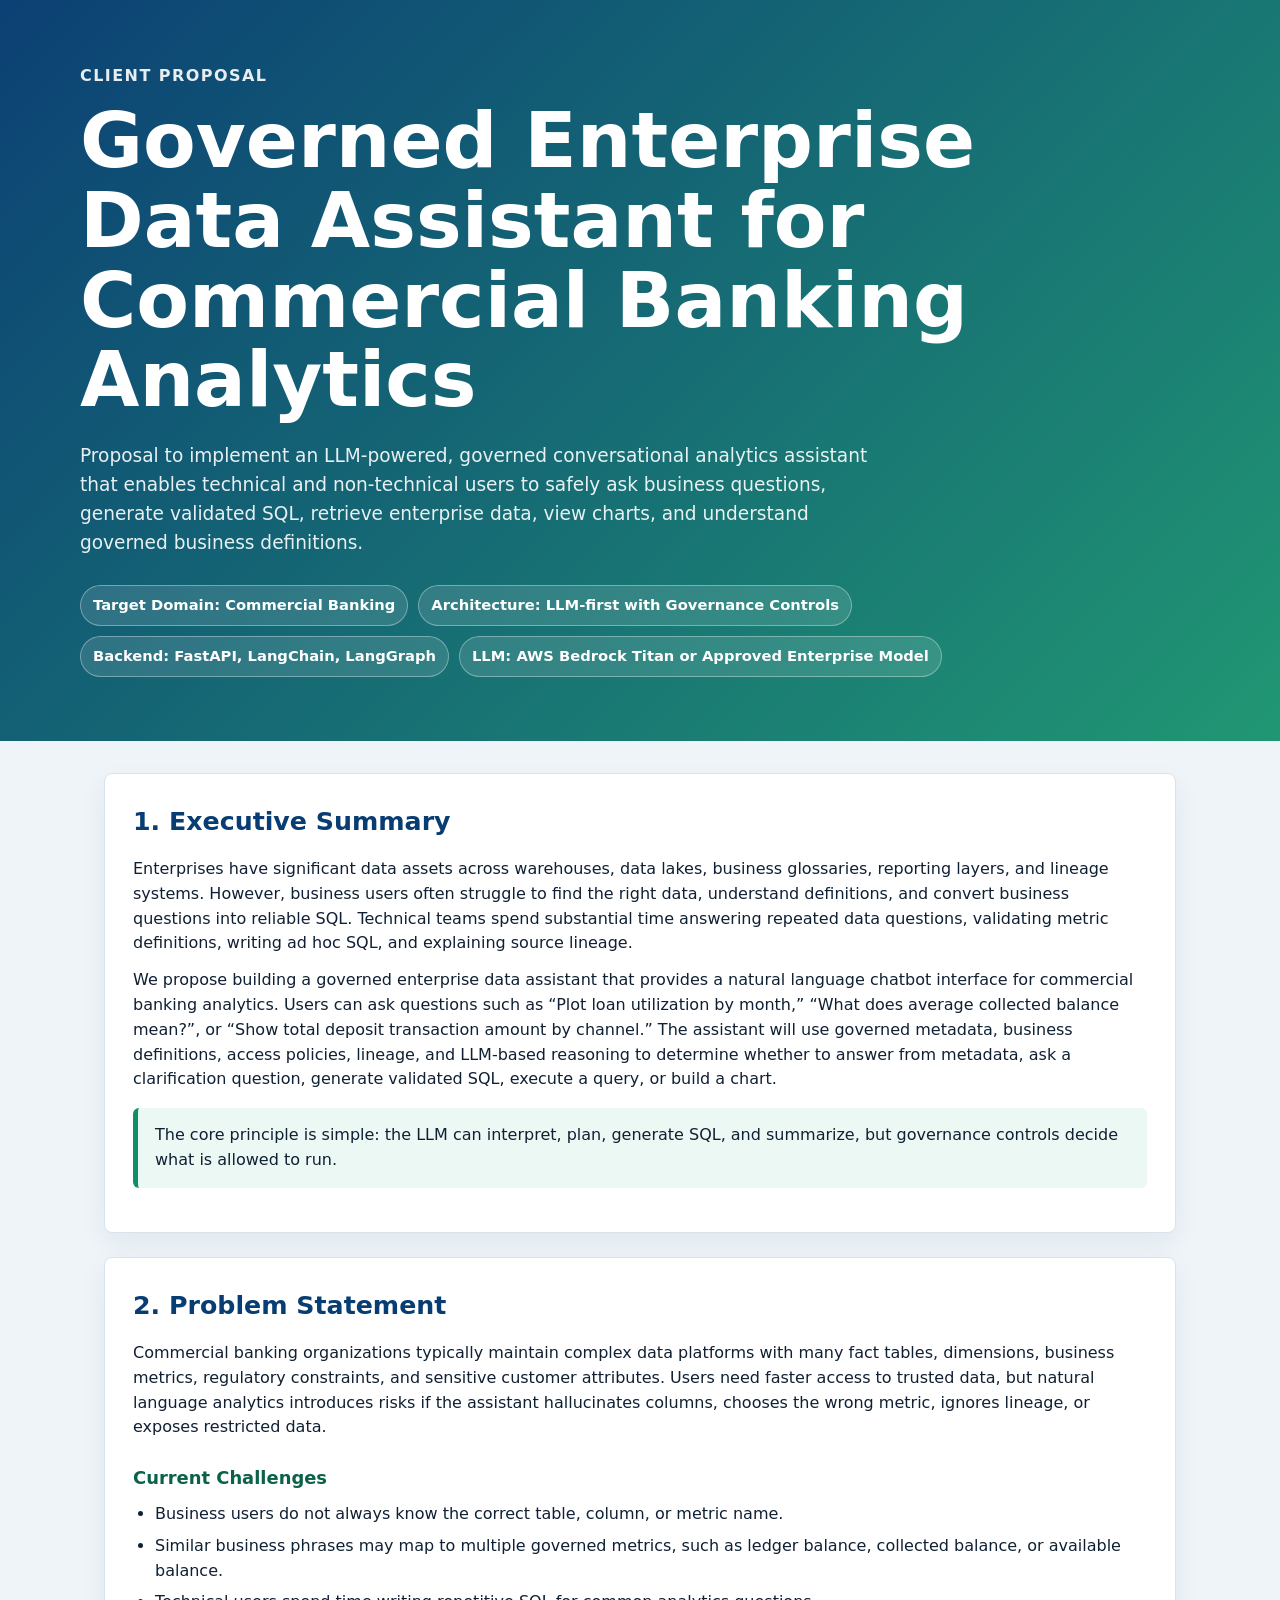
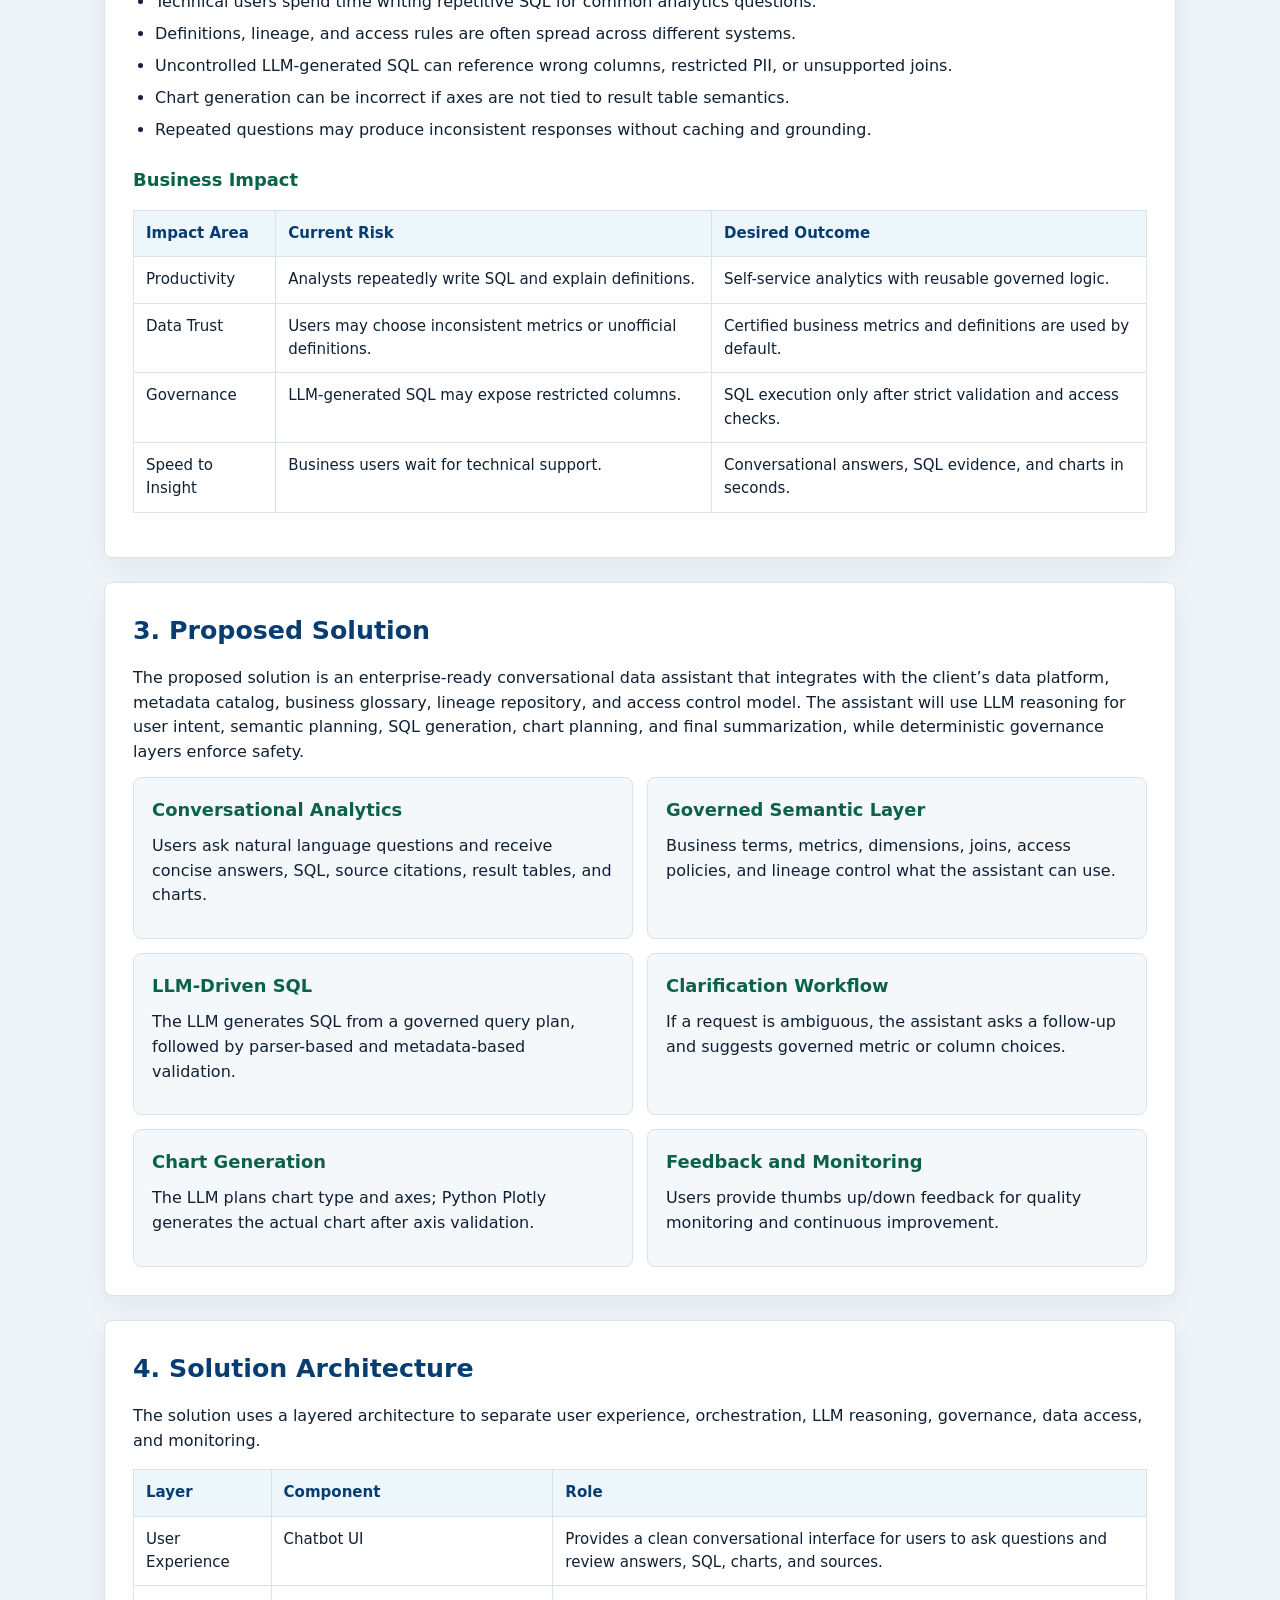
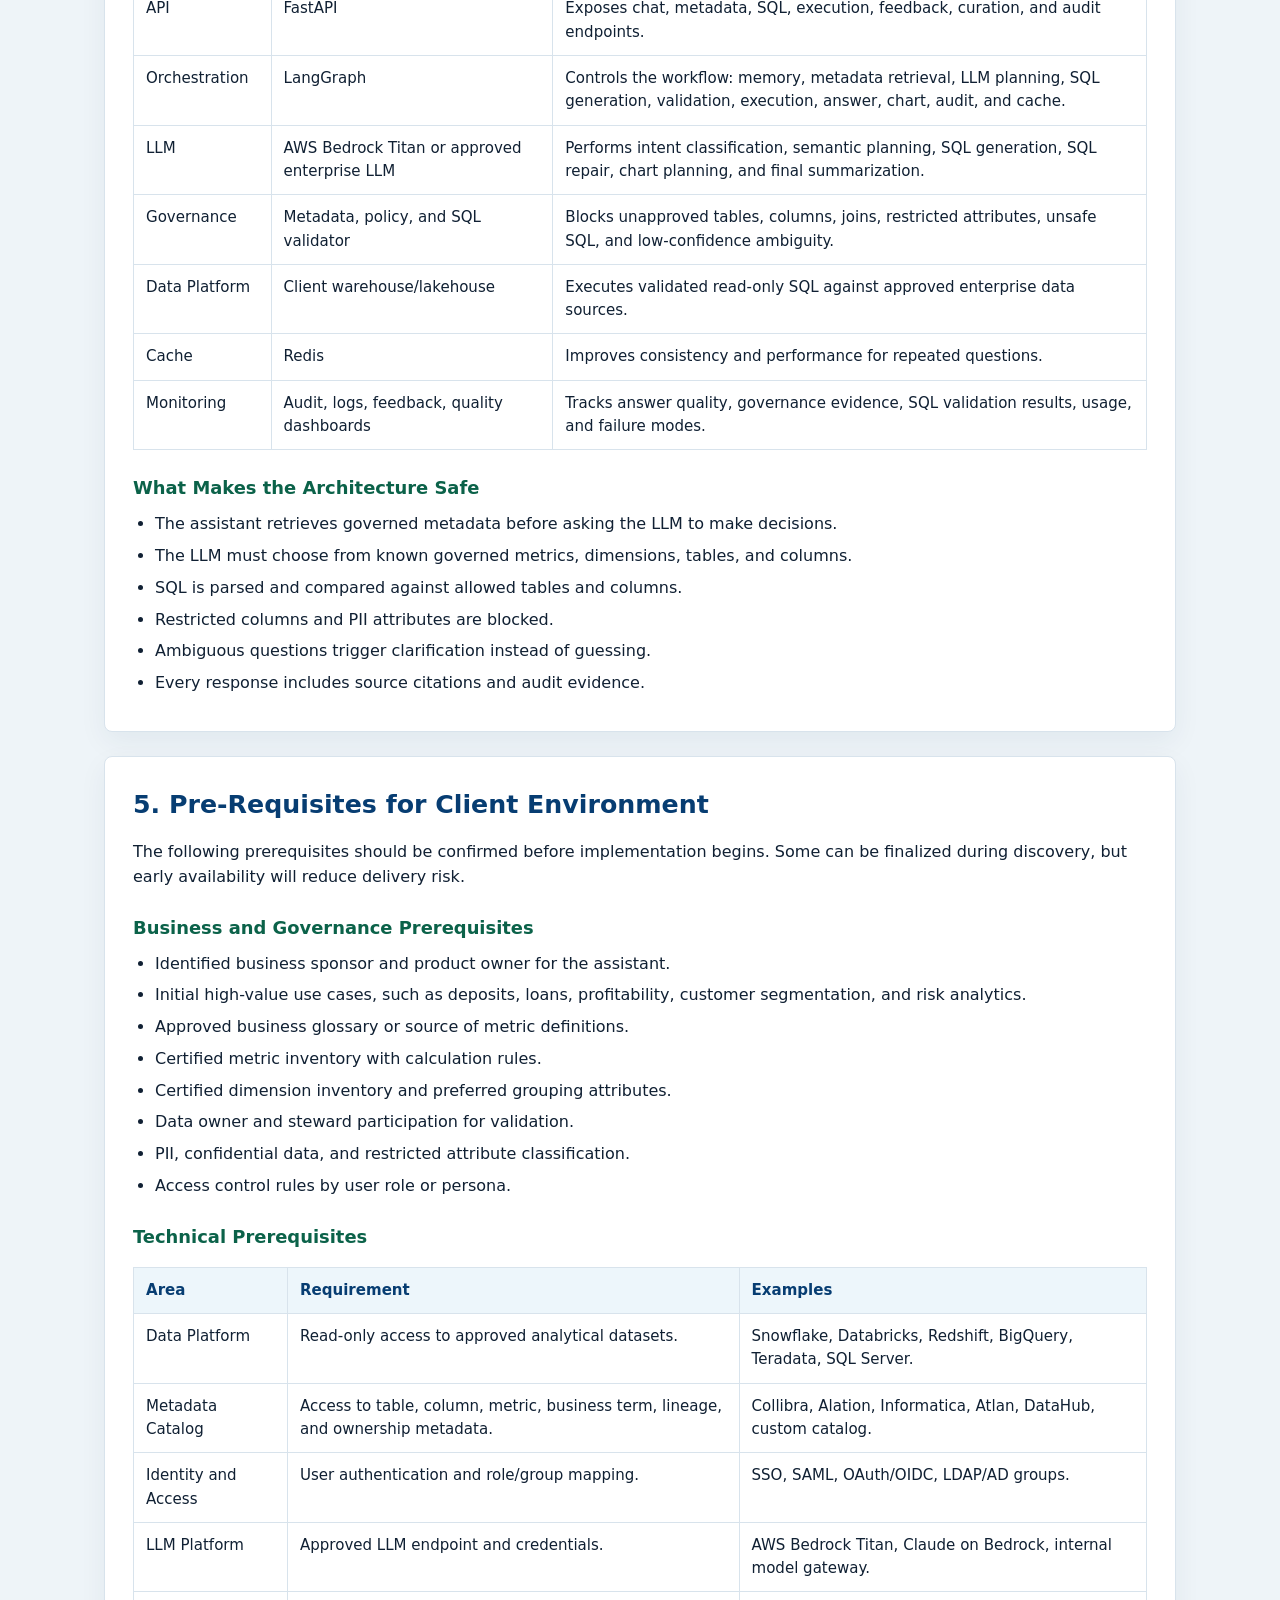
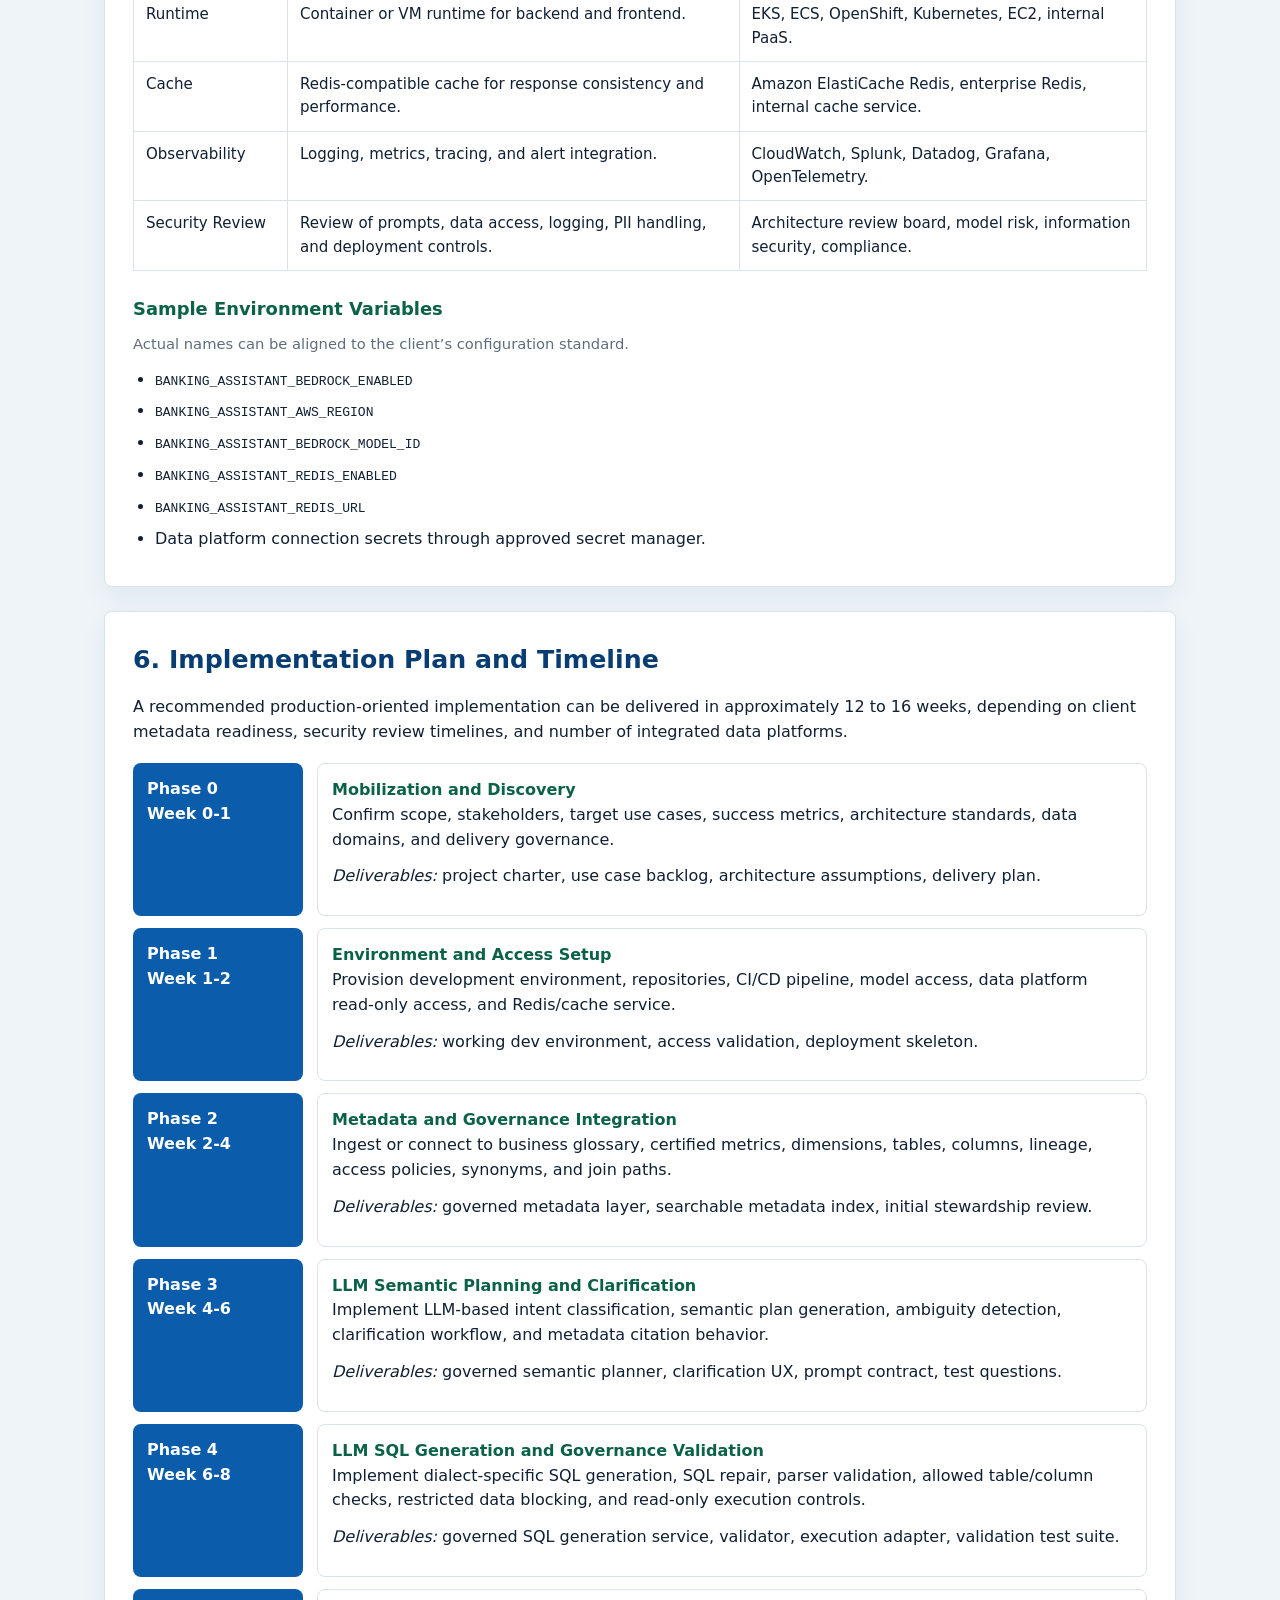
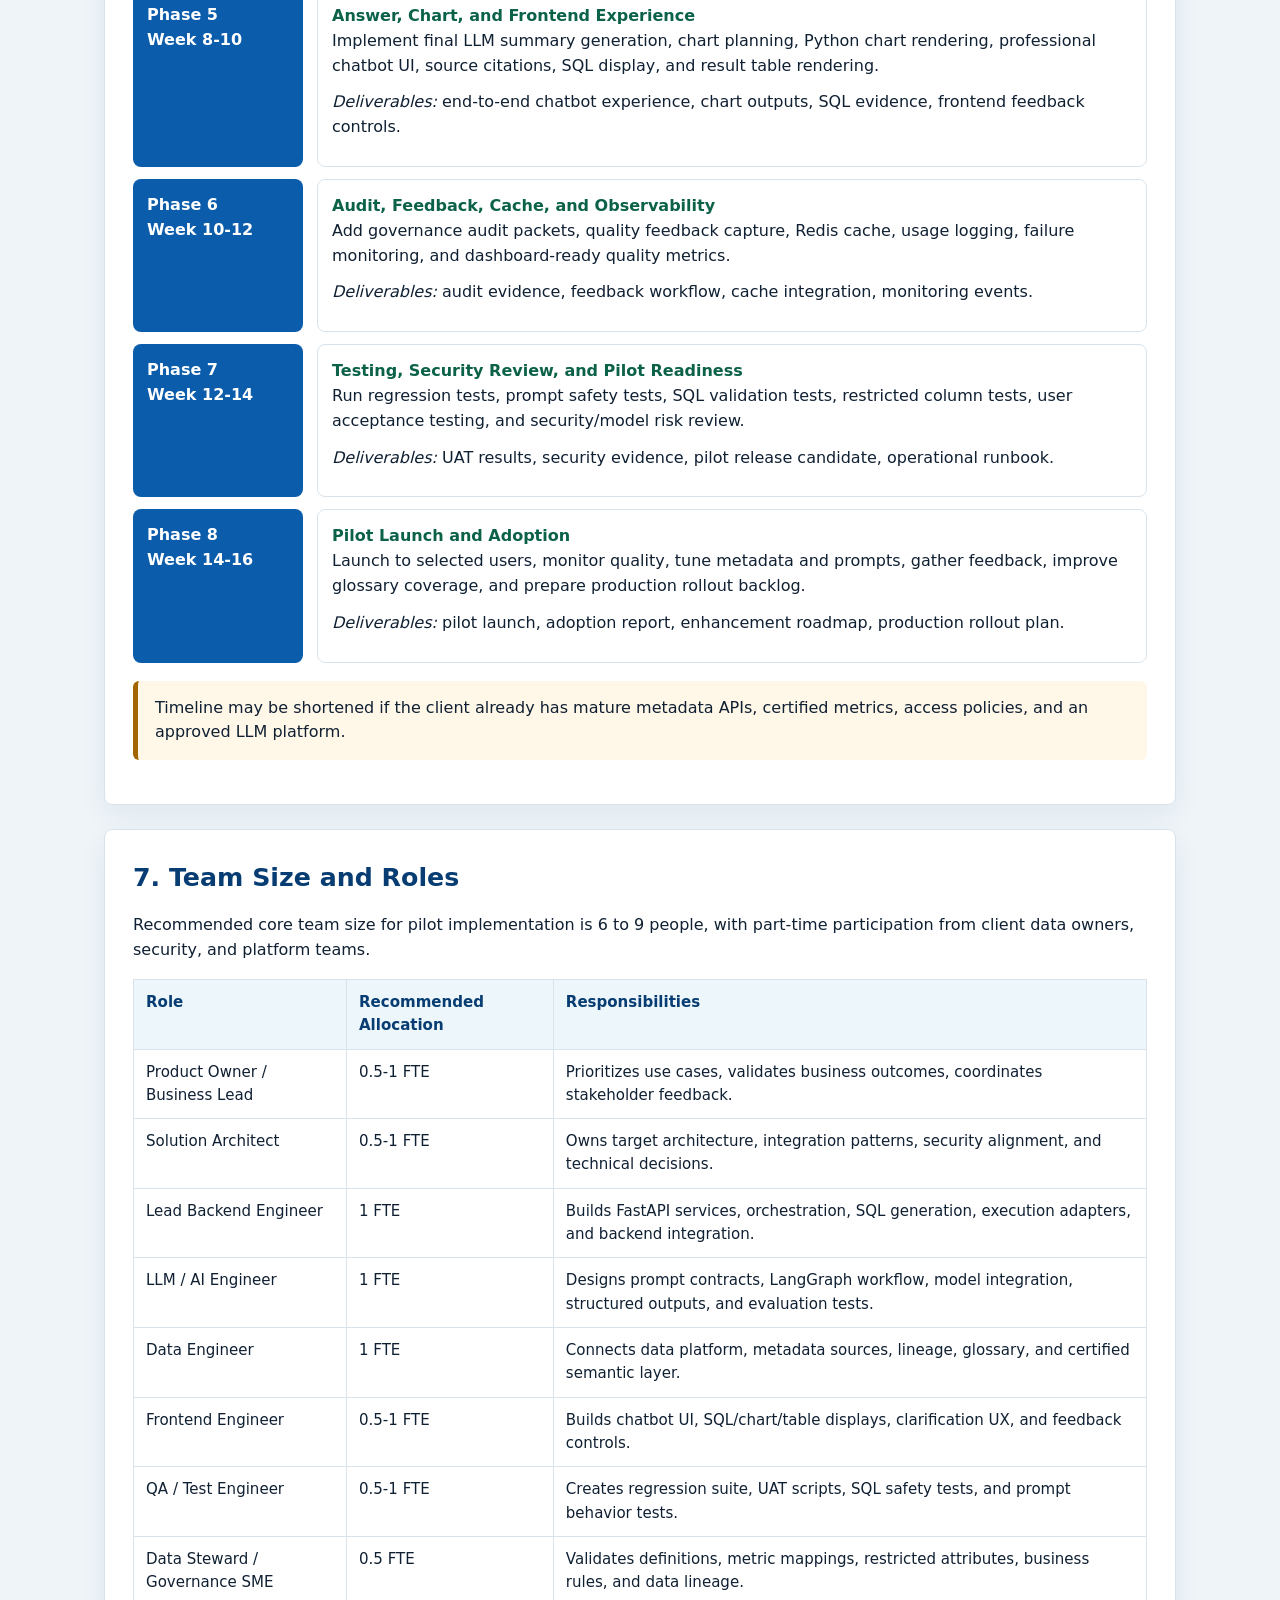
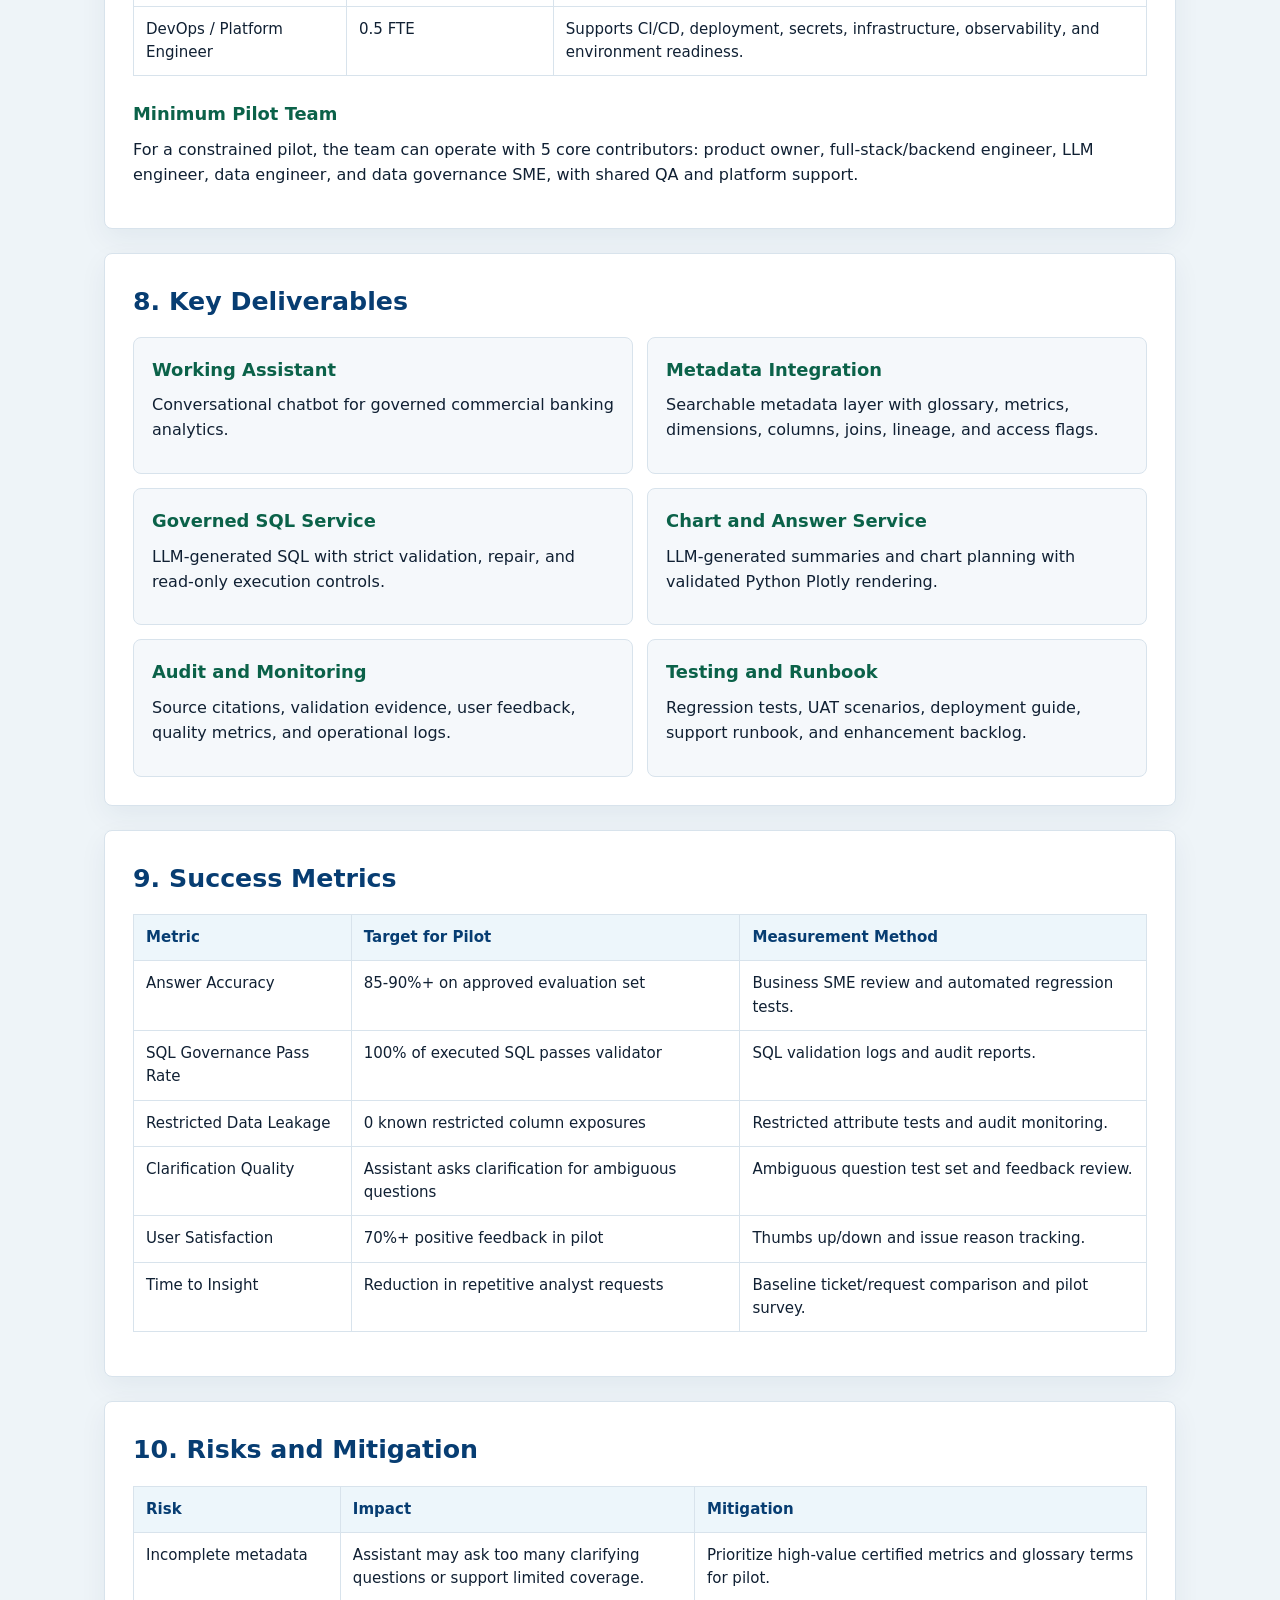
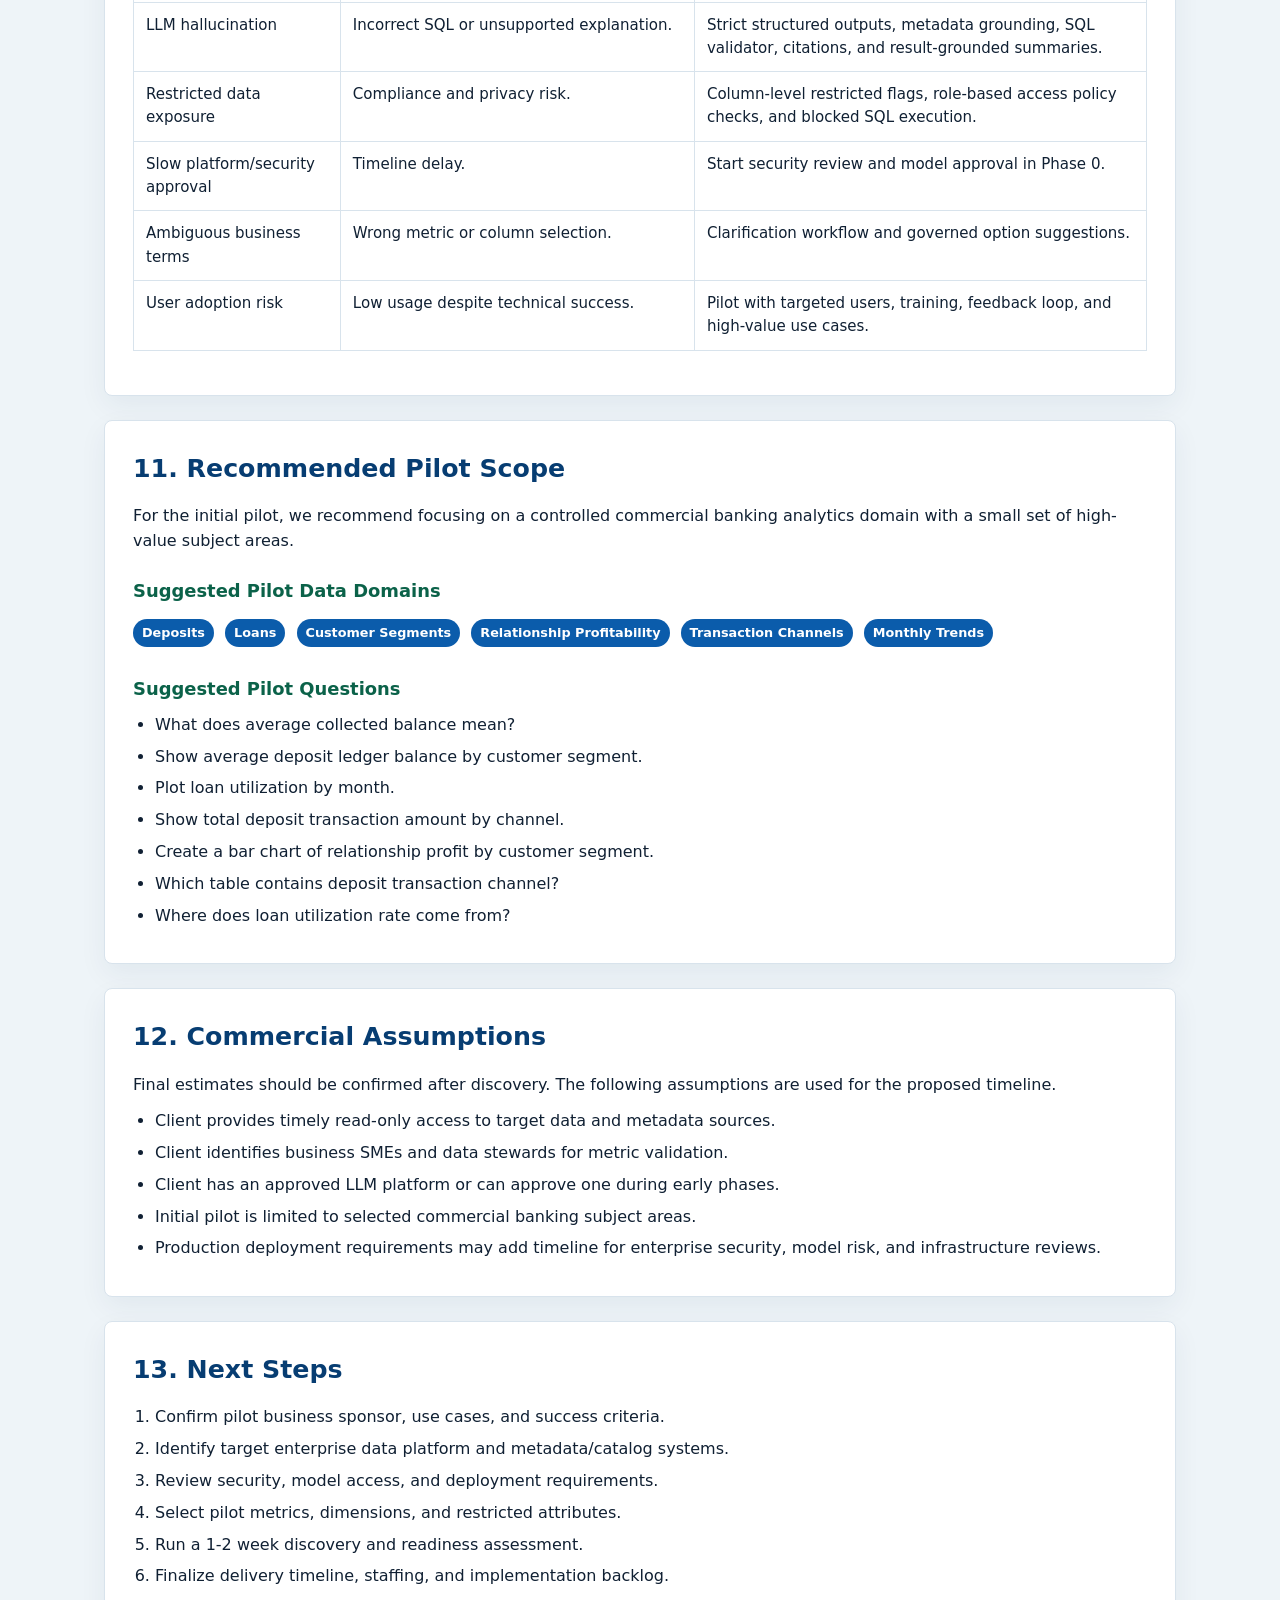
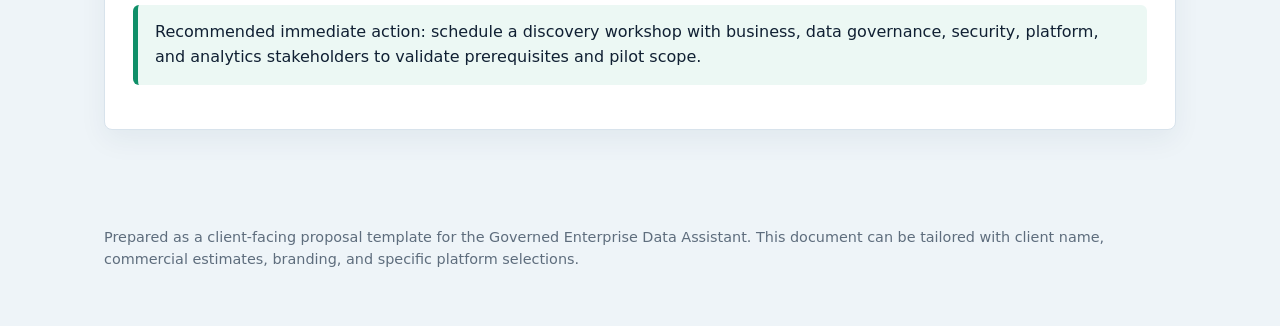
<file: docs/client_business_proposal.html>
<!doctype html>
<html lang="en">
  <head>
    <meta charset="utf-8" />
    <meta name="viewport" content="width=device-width, initial-scale=1" />
    <title>Business Proposal - Governed Enterprise Data Assistant</title>
    <style>
      :root {
        --ink: #102033;
        --muted: #5e6d7d;
        --line: #d8e3ec;
        --soft: #f5f8fb;
        --blue: #0b5cab;
        --blue-dark: #073d72;
        --green: #0f8f68;
        --green-dark: #0b6249;
        --gold: #a16400;
        --panel: #ffffff;
      }

      * {
        box-sizing: border-box;
      }

      body {
        margin: 0;
        font-family: Inter, ui-sans-serif, system-ui, -apple-system, BlinkMacSystemFont, "Segoe UI", sans-serif;
        color: var(--ink);
        background: #eef4f8;
        line-height: 1.55;
      }

      .cover {
        min-height: 520px;
        display: flex;
        align-items: center;
        padding: 64px 34px;
        color: #ffffff;
        background:
          linear-gradient(135deg, rgba(7, 61, 114, 0.98), rgba(15, 143, 104, 0.92)),
          radial-gradient(circle at 80% 18%, rgba(255,255,255,0.16), transparent 34%);
      }

      .cover-inner,
      main {
        width: min(1120px, 100%);
        margin: 0 auto;
      }

      .eyebrow {
        margin: 0 0 12px;
        font-weight: 800;
        letter-spacing: 0.09em;
        text-transform: uppercase;
        opacity: 0.9;
      }

      h1 {
        max-width: 940px;
        margin: 0;
        font-size: clamp(2.4rem, 6vw, 4.8rem);
        line-height: 1.04;
        letter-spacing: 0;
      }

      .subtitle {
        max-width: 820px;
        margin: 22px 0 0;
        color: rgba(255,255,255,0.9);
        font-size: 1.16rem;
      }

      .meta {
        display: flex;
        flex-wrap: wrap;
        gap: 10px;
        margin-top: 28px;
      }

      .pill {
        padding: 8px 12px;
        border: 1px solid rgba(255,255,255,0.35);
        border-radius: 999px;
        background: rgba(255,255,255,0.12);
        font-weight: 700;
        font-size: 0.92rem;
      }

      main {
        padding: 32px 24px 72px;
      }

      section {
        margin: 0 0 24px;
        padding: 28px;
        border: 1px solid var(--line);
        border-radius: 8px;
        background: var(--panel);
        box-shadow: 0 10px 28px rgba(10, 45, 78, 0.06);
      }

      h2 {
        margin: 0 0 16px;
        color: var(--blue-dark);
        font-size: 1.58rem;
      }

      h3 {
        margin: 24px 0 10px;
        color: var(--green-dark);
        font-size: 1.12rem;
      }

      p {
        margin: 0 0 12px;
      }

      ul,
      ol {
        margin: 8px 0 0;
        padding-left: 22px;
      }

      li {
        margin: 7px 0;
      }

      table {
        width: 100%;
        margin: 16px 0;
        border-collapse: collapse;
        font-size: 0.94rem;
      }

      th,
      td {
        padding: 11px 12px;
        vertical-align: top;
        border: 1px solid var(--line);
      }

      th {
        color: var(--blue-dark);
        background: #edf6fb;
        text-align: left;
      }

      .grid {
        display: grid;
        grid-template-columns: repeat(2, minmax(0, 1fr));
        gap: 14px;
      }

      .grid-3 {
        display: grid;
        grid-template-columns: repeat(3, minmax(0, 1fr));
        gap: 14px;
      }

      .card {
        padding: 18px;
        border: 1px solid var(--line);
        border-radius: 8px;
        background: var(--soft);
      }

      .card h3 {
        margin-top: 0;
      }

      .callout {
        margin: 16px 0;
        padding: 15px 17px;
        border-left: 5px solid var(--green);
        border-radius: 6px;
        background: #ecf8f4;
      }

      .callout.gold {
        border-left-color: var(--gold);
        background: #fff7e8;
      }

      .tag {
        display: inline-block;
        margin: 4px 6px 4px 0;
        padding: 4px 9px;
        border-radius: 999px;
        color: #ffffff;
        background: var(--blue);
        font-size: 0.8rem;
        font-weight: 800;
      }

      .tag.green {
        background: var(--green);
      }

      .timeline {
        display: grid;
        gap: 12px;
        margin: 18px 0;
      }

      .phase {
        display: grid;
        grid-template-columns: 170px 1fr;
        gap: 14px;
        align-items: stretch;
      }

      .phase-num {
        padding: 14px;
        border-radius: 8px;
        color: #ffffff;
        background: var(--blue);
        font-weight: 800;
      }

      .phase-body {
        padding: 14px;
        border: 1px solid var(--line);
        border-radius: 8px;
        background: #ffffff;
      }

      .phase-body strong {
        color: var(--green-dark);
      }

      .small {
        color: var(--muted);
        font-size: 0.92rem;
      }

      footer {
        width: min(1120px, 100%);
        margin: 0 auto;
        padding: 0 24px 44px;
        color: var(--muted);
        font-size: 0.9rem;
      }

      @media print {
        body {
          background: #ffffff;
        }

        .cover {
          min-height: 440px;
        }

        section {
          break-inside: avoid;
          box-shadow: none;
        }
      }

      @media (max-width: 860px) {
        .grid,
        .grid-3,
        .phase {
          grid-template-columns: 1fr;
        }
      }
    </style>
  </head>
  <body>
    <header class="cover">
      <div class="cover-inner">
        <p class="eyebrow">Client Proposal</p>
        <h1>Governed Enterprise Data Assistant for Commercial Banking Analytics</h1>
        <p class="subtitle">
          Proposal to implement an LLM-powered, governed conversational analytics assistant that enables technical and non-technical users to safely ask business questions, generate validated SQL, retrieve enterprise data, view charts, and understand governed business definitions.
        </p>
        <div class="meta">
          <span class="pill">Target Domain: Commercial Banking</span>
          <span class="pill">Architecture: LLM-first with Governance Controls</span>
          <span class="pill">Backend: FastAPI, LangChain, LangGraph</span>
          <span class="pill">LLM: AWS Bedrock Titan or Approved Enterprise Model</span>
        </div>
      </div>
    </header>

    <main>
      <section>
        <h2>1. Executive Summary</h2>
        <p>
          Enterprises have significant data assets across warehouses, data lakes, business glossaries, reporting layers, and lineage systems. However, business users often struggle to find the right data, understand definitions, and convert business questions into reliable SQL. Technical teams spend substantial time answering repeated data questions, validating metric definitions, writing ad hoc SQL, and explaining source lineage.
        </p>
        <p>
          We propose building a governed enterprise data assistant that provides a natural language chatbot interface for commercial banking analytics. Users can ask questions such as “Plot loan utilization by month,” “What does average collected balance mean?”, or “Show total deposit transaction amount by channel.” The assistant will use governed metadata, business definitions, access policies, lineage, and LLM-based reasoning to determine whether to answer from metadata, ask a clarification question, generate validated SQL, execute a query, or build a chart.
        </p>
        <div class="callout">
          The core principle is simple: the LLM can interpret, plan, generate SQL, and summarize, but governance controls decide what is allowed to run.
        </div>
      </section>

      <section>
        <h2>2. Problem Statement</h2>
        <p>
          Commercial banking organizations typically maintain complex data platforms with many fact tables, dimensions, business metrics, regulatory constraints, and sensitive customer attributes. Users need faster access to trusted data, but natural language analytics introduces risks if the assistant hallucinates columns, chooses the wrong metric, ignores lineage, or exposes restricted data.
        </p>

        <h3>Current Challenges</h3>
        <ul>
          <li>Business users do not always know the correct table, column, or metric name.</li>
          <li>Similar business phrases may map to multiple governed metrics, such as ledger balance, collected balance, or available balance.</li>
          <li>Technical users spend time writing repetitive SQL for common analytics questions.</li>
          <li>Definitions, lineage, and access rules are often spread across different systems.</li>
          <li>Uncontrolled LLM-generated SQL can reference wrong columns, restricted PII, or unsupported joins.</li>
          <li>Chart generation can be incorrect if axes are not tied to result table semantics.</li>
          <li>Repeated questions may produce inconsistent responses without caching and grounding.</li>
        </ul>

        <h3>Business Impact</h3>
        <table>
          <thead>
            <tr>
              <th>Impact Area</th>
              <th>Current Risk</th>
              <th>Desired Outcome</th>
            </tr>
          </thead>
          <tbody>
            <tr>
              <td>Productivity</td>
              <td>Analysts repeatedly write SQL and explain definitions.</td>
              <td>Self-service analytics with reusable governed logic.</td>
            </tr>
            <tr>
              <td>Data Trust</td>
              <td>Users may choose inconsistent metrics or unofficial definitions.</td>
              <td>Certified business metrics and definitions are used by default.</td>
            </tr>
            <tr>
              <td>Governance</td>
              <td>LLM-generated SQL may expose restricted columns.</td>
              <td>SQL execution only after strict validation and access checks.</td>
            </tr>
            <tr>
              <td>Speed to Insight</td>
              <td>Business users wait for technical support.</td>
              <td>Conversational answers, SQL evidence, and charts in seconds.</td>
            </tr>
          </tbody>
        </table>
      </section>

      <section>
        <h2>3. Proposed Solution</h2>
        <p>
          The proposed solution is an enterprise-ready conversational data assistant that integrates with the client’s data platform, metadata catalog, business glossary, lineage repository, and access control model. The assistant will use LLM reasoning for user intent, semantic planning, SQL generation, chart planning, and final summarization, while deterministic governance layers enforce safety.
        </p>

        <div class="grid">
          <div class="card">
            <h3>Conversational Analytics</h3>
            <p>Users ask natural language questions and receive concise answers, SQL, source citations, result tables, and charts.</p>
          </div>
          <div class="card">
            <h3>Governed Semantic Layer</h3>
            <p>Business terms, metrics, dimensions, joins, access policies, and lineage control what the assistant can use.</p>
          </div>
          <div class="card">
            <h3>LLM-Driven SQL</h3>
            <p>The LLM generates SQL from a governed query plan, followed by parser-based and metadata-based validation.</p>
          </div>
          <div class="card">
            <h3>Clarification Workflow</h3>
            <p>If a request is ambiguous, the assistant asks a follow-up and suggests governed metric or column choices.</p>
          </div>
          <div class="card">
            <h3>Chart Generation</h3>
            <p>The LLM plans chart type and axes; Python Plotly generates the actual chart after axis validation.</p>
          </div>
          <div class="card">
            <h3>Feedback and Monitoring</h3>
            <p>Users provide thumbs up/down feedback for quality monitoring and continuous improvement.</p>
          </div>
        </div>
      </section>

      <section>
        <h2>4. Solution Architecture</h2>
        <p>
          The solution uses a layered architecture to separate user experience, orchestration, LLM reasoning, governance, data access, and monitoring.
        </p>

        <table>
          <thead>
            <tr>
              <th>Layer</th>
              <th>Component</th>
              <th>Role</th>
            </tr>
          </thead>
          <tbody>
            <tr>
              <td>User Experience</td>
              <td>Chatbot UI</td>
              <td>Provides a clean conversational interface for users to ask questions and review answers, SQL, charts, and sources.</td>
            </tr>
            <tr>
              <td>API</td>
              <td>FastAPI</td>
              <td>Exposes chat, metadata, SQL, execution, feedback, curation, and audit endpoints.</td>
            </tr>
            <tr>
              <td>Orchestration</td>
              <td>LangGraph</td>
              <td>Controls the workflow: memory, metadata retrieval, LLM planning, SQL generation, validation, execution, answer, chart, audit, and cache.</td>
            </tr>
            <tr>
              <td>LLM</td>
              <td>AWS Bedrock Titan or approved enterprise LLM</td>
              <td>Performs intent classification, semantic planning, SQL generation, SQL repair, chart planning, and final summarization.</td>
            </tr>
            <tr>
              <td>Governance</td>
              <td>Metadata, policy, and SQL validator</td>
              <td>Blocks unapproved tables, columns, joins, restricted attributes, unsafe SQL, and low-confidence ambiguity.</td>
            </tr>
            <tr>
              <td>Data Platform</td>
              <td>Client warehouse/lakehouse</td>
              <td>Executes validated read-only SQL against approved enterprise data sources.</td>
            </tr>
            <tr>
              <td>Cache</td>
              <td>Redis</td>
              <td>Improves consistency and performance for repeated questions.</td>
            </tr>
            <tr>
              <td>Monitoring</td>
              <td>Audit, logs, feedback, quality dashboards</td>
              <td>Tracks answer quality, governance evidence, SQL validation results, usage, and failure modes.</td>
            </tr>
          </tbody>
        </table>

        <h3>What Makes the Architecture Safe</h3>
        <ul>
          <li>The assistant retrieves governed metadata before asking the LLM to make decisions.</li>
          <li>The LLM must choose from known governed metrics, dimensions, tables, and columns.</li>
          <li>SQL is parsed and compared against allowed tables and columns.</li>
          <li>Restricted columns and PII attributes are blocked.</li>
          <li>Ambiguous questions trigger clarification instead of guessing.</li>
          <li>Every response includes source citations and audit evidence.</li>
        </ul>
      </section>

      <section>
        <h2>5. Pre-Requisites for Client Environment</h2>
        <p>
          The following prerequisites should be confirmed before implementation begins. Some can be finalized during discovery, but early availability will reduce delivery risk.
        </p>

        <h3>Business and Governance Prerequisites</h3>
        <ul>
          <li>Identified business sponsor and product owner for the assistant.</li>
          <li>Initial high-value use cases, such as deposits, loans, profitability, customer segmentation, and risk analytics.</li>
          <li>Approved business glossary or source of metric definitions.</li>
          <li>Certified metric inventory with calculation rules.</li>
          <li>Certified dimension inventory and preferred grouping attributes.</li>
          <li>Data owner and steward participation for validation.</li>
          <li>PII, confidential data, and restricted attribute classification.</li>
          <li>Access control rules by user role or persona.</li>
        </ul>

        <h3>Technical Prerequisites</h3>
        <table>
          <thead>
            <tr>
              <th>Area</th>
              <th>Requirement</th>
              <th>Examples</th>
            </tr>
          </thead>
          <tbody>
            <tr>
              <td>Data Platform</td>
              <td>Read-only access to approved analytical datasets.</td>
              <td>Snowflake, Databricks, Redshift, BigQuery, Teradata, SQL Server.</td>
            </tr>
            <tr>
              <td>Metadata Catalog</td>
              <td>Access to table, column, metric, business term, lineage, and ownership metadata.</td>
              <td>Collibra, Alation, Informatica, Atlan, DataHub, custom catalog.</td>
            </tr>
            <tr>
              <td>Identity and Access</td>
              <td>User authentication and role/group mapping.</td>
              <td>SSO, SAML, OAuth/OIDC, LDAP/AD groups.</td>
            </tr>
            <tr>
              <td>LLM Platform</td>
              <td>Approved LLM endpoint and credentials.</td>
              <td>AWS Bedrock Titan, Claude on Bedrock, internal model gateway.</td>
            </tr>
            <tr>
              <td>Runtime</td>
              <td>Container or VM runtime for backend and frontend.</td>
              <td>EKS, ECS, OpenShift, Kubernetes, EC2, internal PaaS.</td>
            </tr>
            <tr>
              <td>Cache</td>
              <td>Redis-compatible cache for response consistency and performance.</td>
              <td>Amazon ElastiCache Redis, enterprise Redis, internal cache service.</td>
            </tr>
            <tr>
              <td>Observability</td>
              <td>Logging, metrics, tracing, and alert integration.</td>
              <td>CloudWatch, Splunk, Datadog, Grafana, OpenTelemetry.</td>
            </tr>
            <tr>
              <td>Security Review</td>
              <td>Review of prompts, data access, logging, PII handling, and deployment controls.</td>
              <td>Architecture review board, model risk, information security, compliance.</td>
            </tr>
          </tbody>
        </table>

        <h3>Sample Environment Variables</h3>
        <p class="small">Actual names can be aligned to the client’s configuration standard.</p>
        <ul>
          <li><code>BANKING_ASSISTANT_BEDROCK_ENABLED</code></li>
          <li><code>BANKING_ASSISTANT_AWS_REGION</code></li>
          <li><code>BANKING_ASSISTANT_BEDROCK_MODEL_ID</code></li>
          <li><code>BANKING_ASSISTANT_REDIS_ENABLED</code></li>
          <li><code>BANKING_ASSISTANT_REDIS_URL</code></li>
          <li>Data platform connection secrets through approved secret manager.</li>
        </ul>
      </section>

      <section>
        <h2>6. Implementation Plan and Timeline</h2>
        <p>
          A recommended production-oriented implementation can be delivered in approximately 12 to 16 weeks, depending on client metadata readiness, security review timelines, and number of integrated data platforms.
        </p>

        <div class="timeline">
          <div class="phase">
            <div class="phase-num">Phase 0<br />Week 0-1</div>
            <div class="phase-body">
              <strong>Mobilization and Discovery</strong>
              <p>Confirm scope, stakeholders, target use cases, success metrics, architecture standards, data domains, and delivery governance.</p>
              <p><em>Deliverables:</em> project charter, use case backlog, architecture assumptions, delivery plan.</p>
            </div>
          </div>

          <div class="phase">
            <div class="phase-num">Phase 1<br />Week 1-2</div>
            <div class="phase-body">
              <strong>Environment and Access Setup</strong>
              <p>Provision development environment, repositories, CI/CD pipeline, model access, data platform read-only access, and Redis/cache service.</p>
              <p><em>Deliverables:</em> working dev environment, access validation, deployment skeleton.</p>
            </div>
          </div>

          <div class="phase">
            <div class="phase-num">Phase 2<br />Week 2-4</div>
            <div class="phase-body">
              <strong>Metadata and Governance Integration</strong>
              <p>Ingest or connect to business glossary, certified metrics, dimensions, tables, columns, lineage, access policies, synonyms, and join paths.</p>
              <p><em>Deliverables:</em> governed metadata layer, searchable metadata index, initial stewardship review.</p>
            </div>
          </div>

          <div class="phase">
            <div class="phase-num">Phase 3<br />Week 4-6</div>
            <div class="phase-body">
              <strong>LLM Semantic Planning and Clarification</strong>
              <p>Implement LLM-based intent classification, semantic plan generation, ambiguity detection, clarification workflow, and metadata citation behavior.</p>
              <p><em>Deliverables:</em> governed semantic planner, clarification UX, prompt contract, test questions.</p>
            </div>
          </div>

          <div class="phase">
            <div class="phase-num">Phase 4<br />Week 6-8</div>
            <div class="phase-body">
              <strong>LLM SQL Generation and Governance Validation</strong>
              <p>Implement dialect-specific SQL generation, SQL repair, parser validation, allowed table/column checks, restricted data blocking, and read-only execution controls.</p>
              <p><em>Deliverables:</em> governed SQL generation service, validator, execution adapter, validation test suite.</p>
            </div>
          </div>

          <div class="phase">
            <div class="phase-num">Phase 5<br />Week 8-10</div>
            <div class="phase-body">
              <strong>Answer, Chart, and Frontend Experience</strong>
              <p>Implement final LLM summary generation, chart planning, Python chart rendering, professional chatbot UI, source citations, SQL display, and result table rendering.</p>
              <p><em>Deliverables:</em> end-to-end chatbot experience, chart outputs, SQL evidence, frontend feedback controls.</p>
            </div>
          </div>

          <div class="phase">
            <div class="phase-num">Phase 6<br />Week 10-12</div>
            <div class="phase-body">
              <strong>Audit, Feedback, Cache, and Observability</strong>
              <p>Add governance audit packets, quality feedback capture, Redis cache, usage logging, failure monitoring, and dashboard-ready quality metrics.</p>
              <p><em>Deliverables:</em> audit evidence, feedback workflow, cache integration, monitoring events.</p>
            </div>
          </div>

          <div class="phase">
            <div class="phase-num">Phase 7<br />Week 12-14</div>
            <div class="phase-body">
              <strong>Testing, Security Review, and Pilot Readiness</strong>
              <p>Run regression tests, prompt safety tests, SQL validation tests, restricted column tests, user acceptance testing, and security/model risk review.</p>
              <p><em>Deliverables:</em> UAT results, security evidence, pilot release candidate, operational runbook.</p>
            </div>
          </div>

          <div class="phase">
            <div class="phase-num">Phase 8<br />Week 14-16</div>
            <div class="phase-body">
              <strong>Pilot Launch and Adoption</strong>
              <p>Launch to selected users, monitor quality, tune metadata and prompts, gather feedback, improve glossary coverage, and prepare production rollout backlog.</p>
              <p><em>Deliverables:</em> pilot launch, adoption report, enhancement roadmap, production rollout plan.</p>
            </div>
          </div>
        </div>

        <div class="callout gold">
          Timeline may be shortened if the client already has mature metadata APIs, certified metrics, access policies, and an approved LLM platform.
        </div>
      </section>

      <section>
        <h2>7. Team Size and Roles</h2>
        <p>
          Recommended core team size for pilot implementation is 6 to 9 people, with part-time participation from client data owners, security, and platform teams.
        </p>

        <table>
          <thead>
            <tr>
              <th>Role</th>
              <th>Recommended Allocation</th>
              <th>Responsibilities</th>
            </tr>
          </thead>
          <tbody>
            <tr>
              <td>Product Owner / Business Lead</td>
              <td>0.5-1 FTE</td>
              <td>Prioritizes use cases, validates business outcomes, coordinates stakeholder feedback.</td>
            </tr>
            <tr>
              <td>Solution Architect</td>
              <td>0.5-1 FTE</td>
              <td>Owns target architecture, integration patterns, security alignment, and technical decisions.</td>
            </tr>
            <tr>
              <td>Lead Backend Engineer</td>
              <td>1 FTE</td>
              <td>Builds FastAPI services, orchestration, SQL generation, execution adapters, and backend integration.</td>
            </tr>
            <tr>
              <td>LLM / AI Engineer</td>
              <td>1 FTE</td>
              <td>Designs prompt contracts, LangGraph workflow, model integration, structured outputs, and evaluation tests.</td>
            </tr>
            <tr>
              <td>Data Engineer</td>
              <td>1 FTE</td>
              <td>Connects data platform, metadata sources, lineage, glossary, and certified semantic layer.</td>
            </tr>
            <tr>
              <td>Frontend Engineer</td>
              <td>0.5-1 FTE</td>
              <td>Builds chatbot UI, SQL/chart/table displays, clarification UX, and feedback controls.</td>
            </tr>
            <tr>
              <td>QA / Test Engineer</td>
              <td>0.5-1 FTE</td>
              <td>Creates regression suite, UAT scripts, SQL safety tests, and prompt behavior tests.</td>
            </tr>
            <tr>
              <td>Data Steward / Governance SME</td>
              <td>0.5 FTE</td>
              <td>Validates definitions, metric mappings, restricted attributes, business rules, and data lineage.</td>
            </tr>
            <tr>
              <td>DevOps / Platform Engineer</td>
              <td>0.5 FTE</td>
              <td>Supports CI/CD, deployment, secrets, infrastructure, observability, and environment readiness.</td>
            </tr>
          </tbody>
        </table>

        <h3>Minimum Pilot Team</h3>
        <p>
          For a constrained pilot, the team can operate with 5 core contributors: product owner, full-stack/backend engineer, LLM engineer, data engineer, and data governance SME, with shared QA and platform support.
        </p>
      </section>

      <section>
        <h2>8. Key Deliverables</h2>
        <div class="grid">
          <div class="card">
            <h3>Working Assistant</h3>
            <p>Conversational chatbot for governed commercial banking analytics.</p>
          </div>
          <div class="card">
            <h3>Metadata Integration</h3>
            <p>Searchable metadata layer with glossary, metrics, dimensions, columns, joins, lineage, and access flags.</p>
          </div>
          <div class="card">
            <h3>Governed SQL Service</h3>
            <p>LLM-generated SQL with strict validation, repair, and read-only execution controls.</p>
          </div>
          <div class="card">
            <h3>Chart and Answer Service</h3>
            <p>LLM-generated summaries and chart planning with validated Python Plotly rendering.</p>
          </div>
          <div class="card">
            <h3>Audit and Monitoring</h3>
            <p>Source citations, validation evidence, user feedback, quality metrics, and operational logs.</p>
          </div>
          <div class="card">
            <h3>Testing and Runbook</h3>
            <p>Regression tests, UAT scenarios, deployment guide, support runbook, and enhancement backlog.</p>
          </div>
        </div>
      </section>

      <section>
        <h2>9. Success Metrics</h2>
        <table>
          <thead>
            <tr>
              <th>Metric</th>
              <th>Target for Pilot</th>
              <th>Measurement Method</th>
            </tr>
          </thead>
          <tbody>
            <tr>
              <td>Answer Accuracy</td>
              <td>85-90%+ on approved evaluation set</td>
              <td>Business SME review and automated regression tests.</td>
            </tr>
            <tr>
              <td>SQL Governance Pass Rate</td>
              <td>100% of executed SQL passes validator</td>
              <td>SQL validation logs and audit reports.</td>
            </tr>
            <tr>
              <td>Restricted Data Leakage</td>
              <td>0 known restricted column exposures</td>
              <td>Restricted attribute tests and audit monitoring.</td>
            </tr>
            <tr>
              <td>Clarification Quality</td>
              <td>Assistant asks clarification for ambiguous questions</td>
              <td>Ambiguous question test set and feedback review.</td>
            </tr>
            <tr>
              <td>User Satisfaction</td>
              <td>70%+ positive feedback in pilot</td>
              <td>Thumbs up/down and issue reason tracking.</td>
            </tr>
            <tr>
              <td>Time to Insight</td>
              <td>Reduction in repetitive analyst requests</td>
              <td>Baseline ticket/request comparison and pilot survey.</td>
            </tr>
          </tbody>
        </table>
      </section>

      <section>
        <h2>10. Risks and Mitigation</h2>
        <table>
          <thead>
            <tr>
              <th>Risk</th>
              <th>Impact</th>
              <th>Mitigation</th>
            </tr>
          </thead>
          <tbody>
            <tr>
              <td>Incomplete metadata</td>
              <td>Assistant may ask too many clarifying questions or support limited coverage.</td>
              <td>Prioritize high-value certified metrics and glossary terms for pilot.</td>
            </tr>
            <tr>
              <td>LLM hallucination</td>
              <td>Incorrect SQL or unsupported explanation.</td>
              <td>Strict structured outputs, metadata grounding, SQL validator, citations, and result-grounded summaries.</td>
            </tr>
            <tr>
              <td>Restricted data exposure</td>
              <td>Compliance and privacy risk.</td>
              <td>Column-level restricted flags, role-based access policy checks, and blocked SQL execution.</td>
            </tr>
            <tr>
              <td>Slow platform/security approval</td>
              <td>Timeline delay.</td>
              <td>Start security review and model approval in Phase 0.</td>
            </tr>
            <tr>
              <td>Ambiguous business terms</td>
              <td>Wrong metric or column selection.</td>
              <td>Clarification workflow and governed option suggestions.</td>
            </tr>
            <tr>
              <td>User adoption risk</td>
              <td>Low usage despite technical success.</td>
              <td>Pilot with targeted users, training, feedback loop, and high-value use cases.</td>
            </tr>
          </tbody>
        </table>
      </section>

      <section>
        <h2>11. Recommended Pilot Scope</h2>
        <p>
          For the initial pilot, we recommend focusing on a controlled commercial banking analytics domain with a small set of high-value subject areas.
        </p>

        <h3>Suggested Pilot Data Domains</h3>
        <span class="tag">Deposits</span>
        <span class="tag">Loans</span>
        <span class="tag">Customer Segments</span>
        <span class="tag">Relationship Profitability</span>
        <span class="tag">Transaction Channels</span>
        <span class="tag">Monthly Trends</span>

        <h3>Suggested Pilot Questions</h3>
        <ul>
          <li>What does average collected balance mean?</li>
          <li>Show average deposit ledger balance by customer segment.</li>
          <li>Plot loan utilization by month.</li>
          <li>Show total deposit transaction amount by channel.</li>
          <li>Create a bar chart of relationship profit by customer segment.</li>
          <li>Which table contains deposit transaction channel?</li>
          <li>Where does loan utilization rate come from?</li>
        </ul>
      </section>

      <section>
        <h2>12. Commercial Assumptions</h2>
        <p>
          Final estimates should be confirmed after discovery. The following assumptions are used for the proposed timeline.
        </p>
        <ul>
          <li>Client provides timely read-only access to target data and metadata sources.</li>
          <li>Client identifies business SMEs and data stewards for metric validation.</li>
          <li>Client has an approved LLM platform or can approve one during early phases.</li>
          <li>Initial pilot is limited to selected commercial banking subject areas.</li>
          <li>Production deployment requirements may add timeline for enterprise security, model risk, and infrastructure reviews.</li>
        </ul>
      </section>

      <section>
        <h2>13. Next Steps</h2>
        <ol>
          <li>Confirm pilot business sponsor, use cases, and success criteria.</li>
          <li>Identify target enterprise data platform and metadata/catalog systems.</li>
          <li>Review security, model access, and deployment requirements.</li>
          <li>Select pilot metrics, dimensions, and restricted attributes.</li>
          <li>Run a 1-2 week discovery and readiness assessment.</li>
          <li>Finalize delivery timeline, staffing, and implementation backlog.</li>
        </ol>

        <div class="callout">
          Recommended immediate action: schedule a discovery workshop with business, data governance, security, platform, and analytics stakeholders to validate prerequisites and pilot scope.
        </div>
      </section>
    </main>

    <footer>
      <p>
        Prepared as a client-facing proposal template for the Governed Enterprise Data Assistant. This document can be tailored with client name, commercial estimates, branding, and specific platform selections.
      </p>
    </footer>
  </body>
</html>
</file>
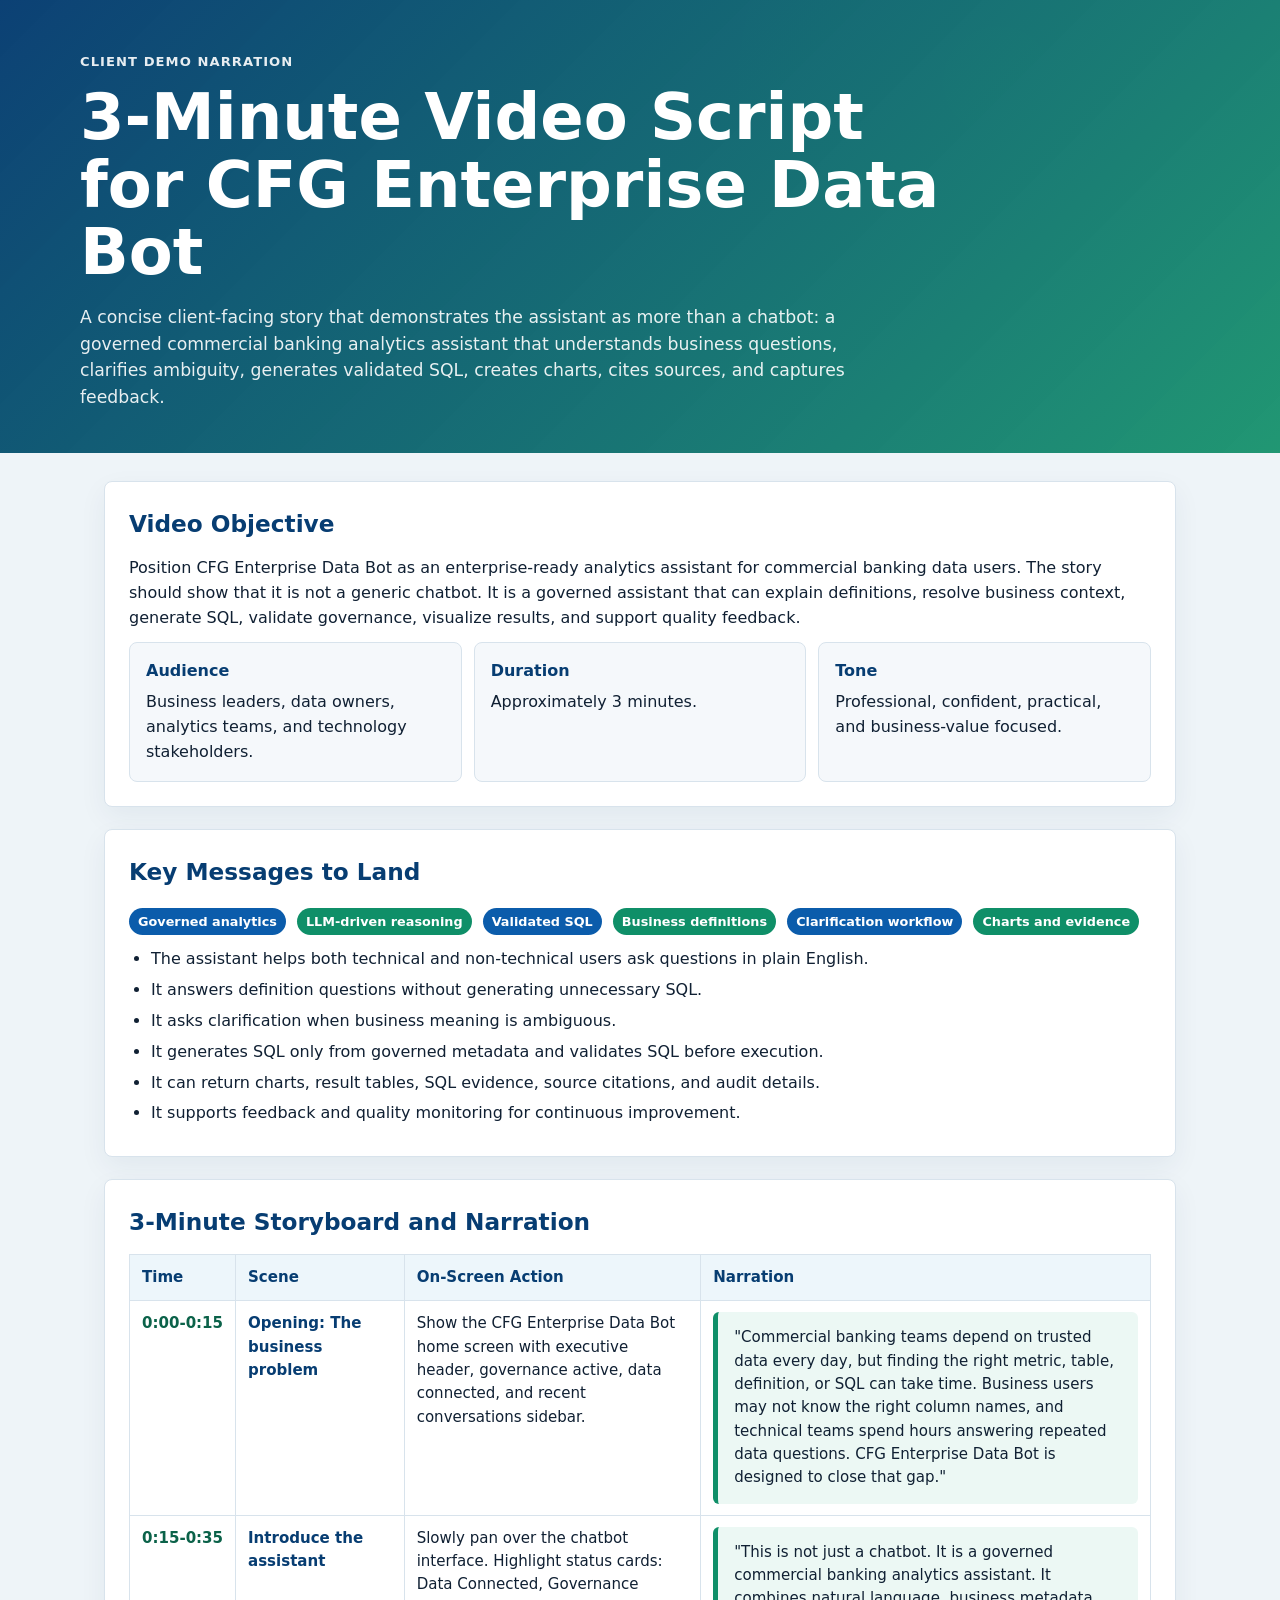
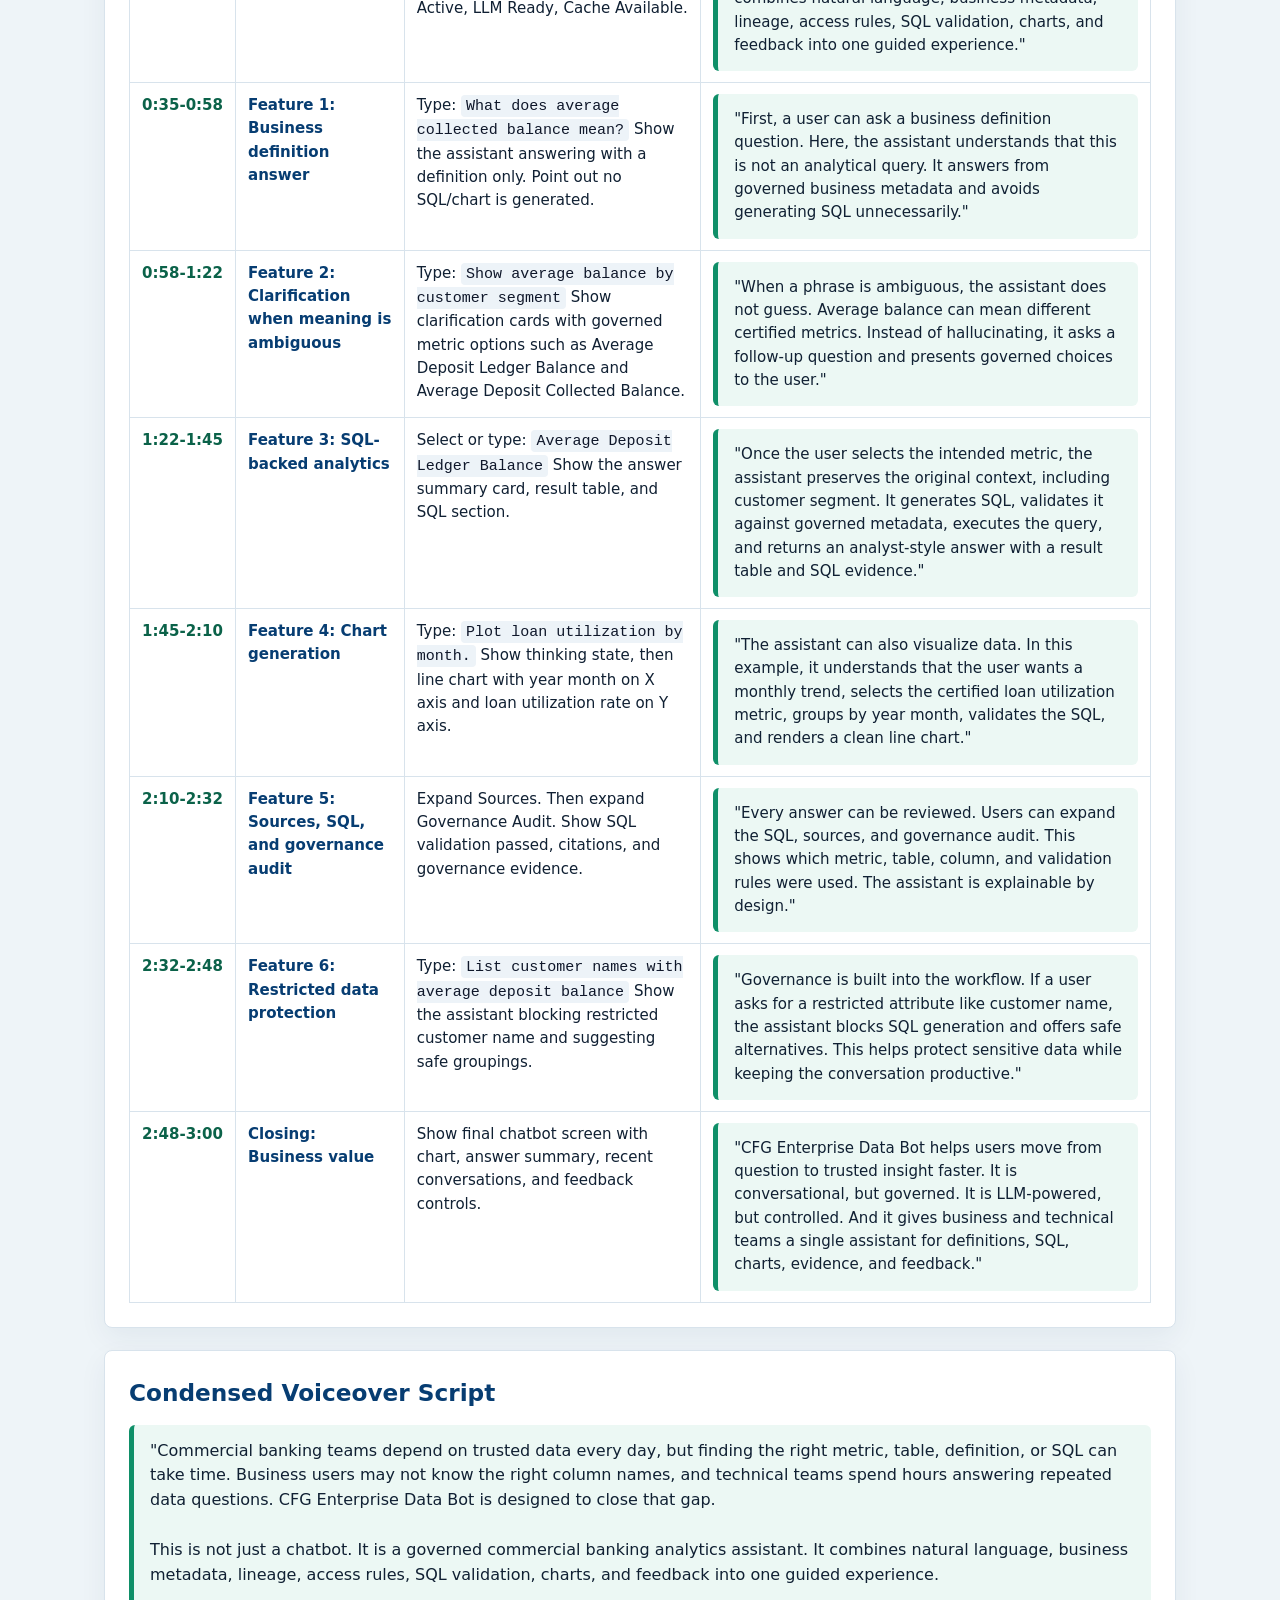
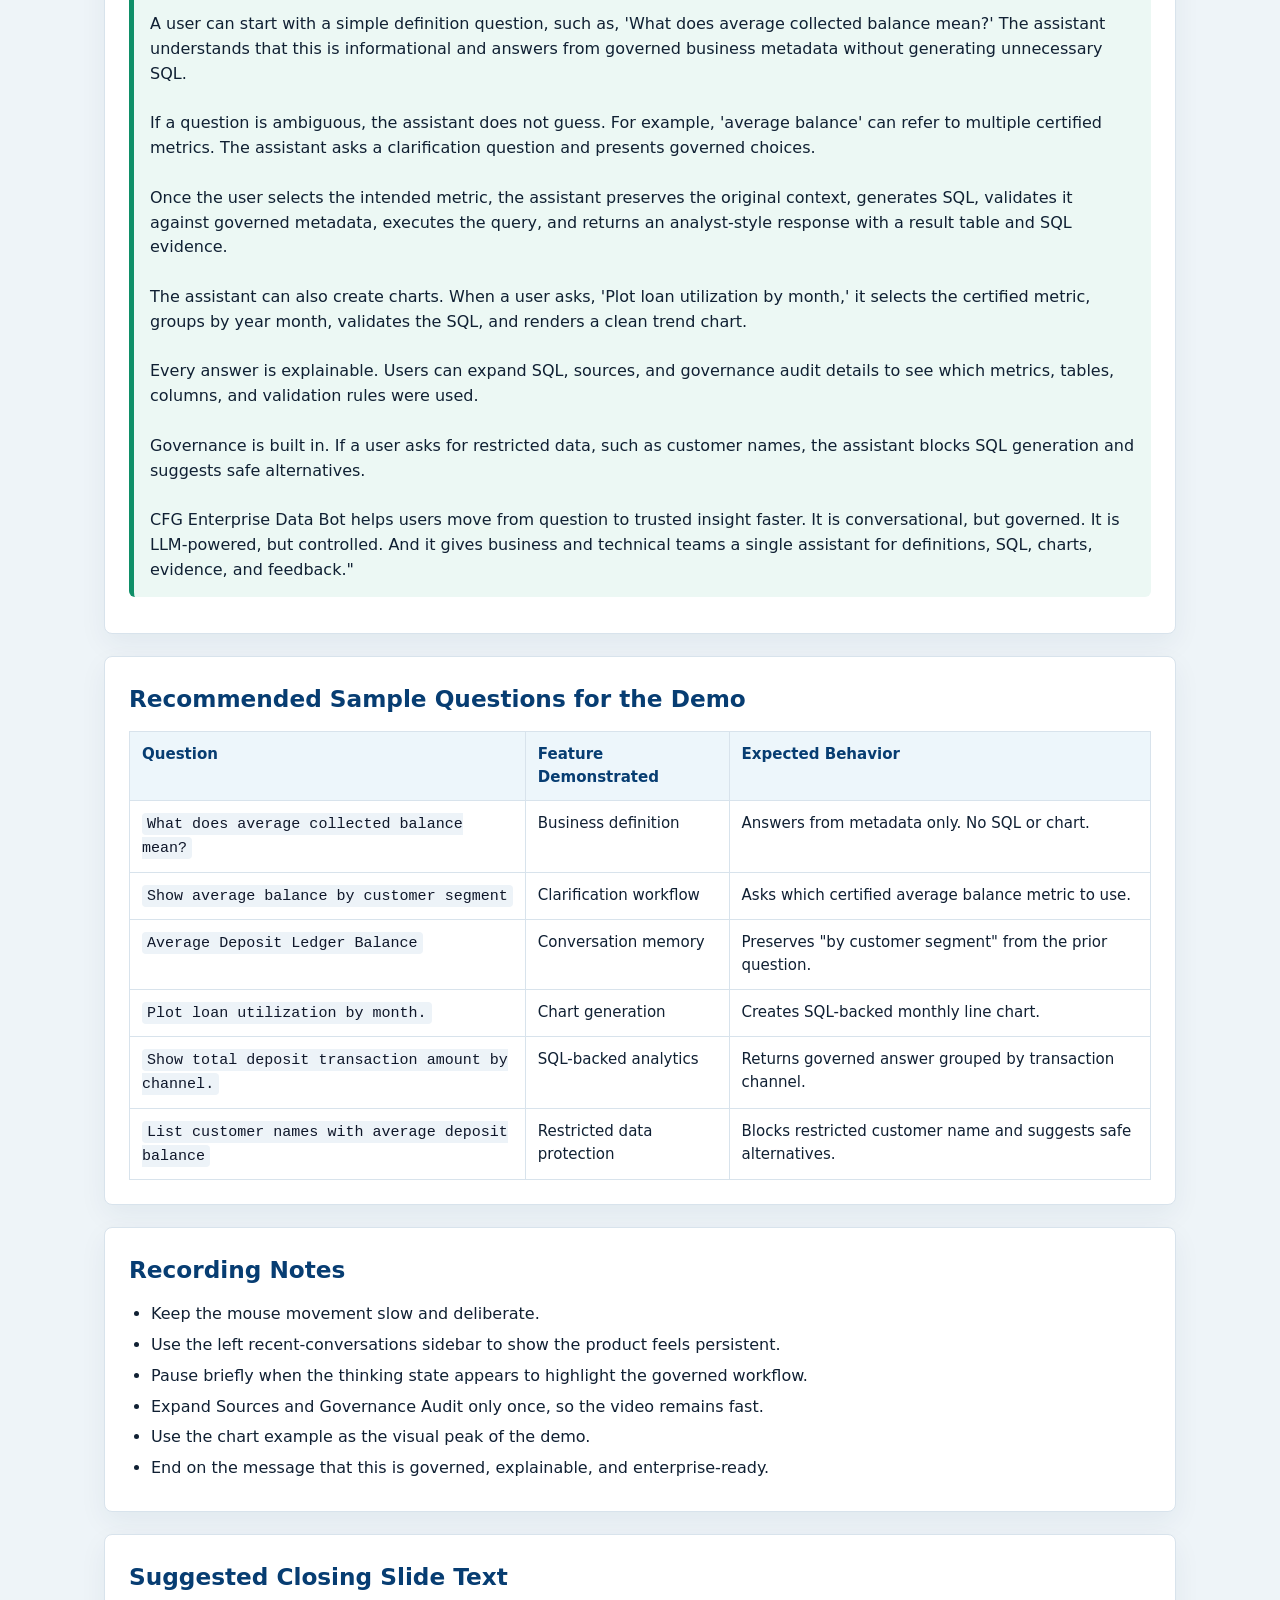
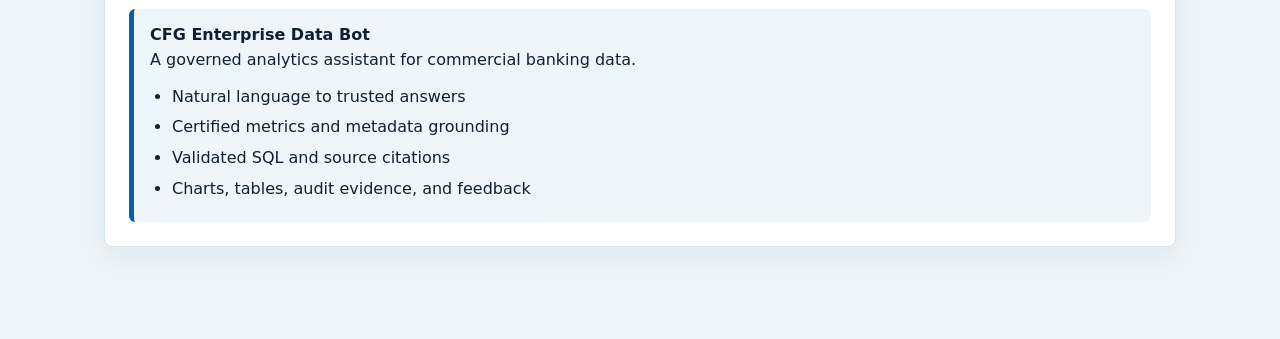
<file: docs/client_demo_video_script.html>
<!doctype html>
<html lang="en">
  <head>
    <meta charset="utf-8" />
    <meta name="viewport" content="width=device-width, initial-scale=1" />
    <title>3-Minute Client Demo Video Script - CFG Enterprise Data Bot</title>
    <style>
      :root {
        --ink: #102033;
        --muted: #5d6f82;
        --line: #d8e3ec;
        --soft: #f5f8fb;
        --panel: #ffffff;
        --blue: #0b5cab;
        --blue-dark: #073d72;
        --green: #0f8f68;
        --green-dark: #0b6249;
        --gold: #9a6500;
      }

      * {
        box-sizing: border-box;
      }

      body {
        margin: 0;
        color: var(--ink);
        background: #eef4f8;
        font-family: Inter, ui-sans-serif, system-ui, -apple-system, BlinkMacSystemFont, "Segoe UI", sans-serif;
        line-height: 1.55;
      }

      header {
        padding: 52px 26px 42px;
        color: #ffffff;
        background:
          linear-gradient(135deg, rgba(7, 61, 114, 0.98), rgba(15, 143, 104, 0.92)),
          radial-gradient(circle at 78% 18%, rgba(255,255,255,0.16), transparent 34%);
      }

      .inner,
      main {
        max-width: 1120px;
        margin: 0 auto;
      }

      .eyebrow {
        margin: 0 0 12px;
        font-size: 0.82rem;
        font-weight: 900;
        letter-spacing: 0.08em;
        text-transform: uppercase;
        opacity: 0.9;
      }

      h1 {
        max-width: 880px;
        margin: 0;
        font-size: clamp(2.1rem, 5vw, 4rem);
        line-height: 1.05;
      }

      header p:last-child {
        max-width: 820px;
        margin: 18px 0 0;
        color: rgba(255,255,255,0.9);
        font-size: 1.08rem;
      }

      main {
        padding: 28px 24px 70px;
      }

      section {
        margin-bottom: 22px;
        padding: 24px;
        border: 1px solid var(--line);
        border-radius: 8px;
        background: var(--panel);
        box-shadow: 0 10px 28px rgba(10, 45, 78, 0.06);
      }

      h2 {
        margin: 0 0 14px;
        color: var(--blue-dark);
        font-size: 1.45rem;
      }

      h3 {
        margin: 22px 0 10px;
        color: var(--green-dark);
        font-size: 1.08rem;
      }

      p {
        margin: 0 0 12px;
      }

      ul {
        margin: 8px 0 0;
        padding-left: 22px;
      }

      li {
        margin: 6px 0;
      }

      code {
        padding: 2px 5px;
        border-radius: 4px;
        color: #0f172a;
        background: #edf3f8;
        font-family: SFMono-Regular, Consolas, Liberation Mono, monospace;
      }

      .grid {
        display: grid;
        grid-template-columns: repeat(3, minmax(0, 1fr));
        gap: 12px;
      }

      .card {
        padding: 16px;
        border: 1px solid var(--line);
        border-radius: 8px;
        background: var(--soft);
      }

      .card strong {
        display: block;
        margin-bottom: 6px;
        color: var(--blue-dark);
      }

      table {
        width: 100%;
        margin-top: 14px;
        border-collapse: collapse;
        font-size: 0.94rem;
      }

      th,
      td {
        padding: 11px 12px;
        vertical-align: top;
        border: 1px solid var(--line);
      }

      th {
        color: var(--blue-dark);
        background: #edf6fb;
        text-align: left;
      }

      .time {
        width: 96px;
        color: var(--green-dark);
        font-weight: 900;
        white-space: nowrap;
      }

      .scene-title {
        color: var(--blue-dark);
        font-weight: 900;
      }

      .script {
        padding: 14px 16px;
        border-left: 5px solid var(--green);
        border-radius: 6px;
        background: #ecf8f4;
      }

      .screen {
        padding: 14px 16px;
        border-left: 5px solid var(--blue);
        border-radius: 6px;
        background: #eef6fc;
      }

      .callout {
        padding: 14px 16px;
        border-left: 5px solid var(--gold);
        border-radius: 6px;
        background: #fff7e8;
      }

      .tag {
        display: inline-block;
        margin: 4px 6px 4px 0;
        padding: 4px 9px;
        border-radius: 999px;
        color: #ffffff;
        background: var(--blue);
        font-size: 0.8rem;
        font-weight: 900;
      }

      .tag.green {
        background: var(--green);
      }

      @media print {
        body {
          background: #ffffff;
        }

        section {
          break-inside: avoid;
          box-shadow: none;
        }
      }

      @media (max-width: 850px) {
        .grid {
          grid-template-columns: 1fr;
        }

        main {
          padding: 18px 14px 50px;
        }
      }
    </style>
  </head>
  <body>
    <header>
      <div class="inner">
        <p class="eyebrow">Client demo narration</p>
        <h1>3-Minute Video Script for CFG Enterprise Data Bot</h1>
        <p>
          A concise client-facing story that demonstrates the assistant as more than a chatbot: a governed commercial banking analytics assistant that understands business questions, clarifies ambiguity, generates validated SQL, creates charts, cites sources, and captures feedback.
        </p>
      </div>
    </header>

    <main>
      <section>
        <h2>Video Objective</h2>
        <p>
          Position CFG Enterprise Data Bot as an enterprise-ready analytics assistant for commercial banking data users.
          The story should show that it is not a generic chatbot. It is a governed assistant that can explain definitions, resolve business context, generate SQL, validate governance, visualize results, and support quality feedback.
        </p>

        <div class="grid">
          <div class="card">
            <strong>Audience</strong>
            Business leaders, data owners, analytics teams, and technology stakeholders.
          </div>
          <div class="card">
            <strong>Duration</strong>
            Approximately 3 minutes.
          </div>
          <div class="card">
            <strong>Tone</strong>
            Professional, confident, practical, and business-value focused.
          </div>
        </div>
      </section>

      <section>
        <h2>Key Messages to Land</h2>
        <span class="tag">Governed analytics</span>
        <span class="tag green">LLM-driven reasoning</span>
        <span class="tag">Validated SQL</span>
        <span class="tag green">Business definitions</span>
        <span class="tag">Clarification workflow</span>
        <span class="tag green">Charts and evidence</span>

        <ul>
          <li>The assistant helps both technical and non-technical users ask questions in plain English.</li>
          <li>It answers definition questions without generating unnecessary SQL.</li>
          <li>It asks clarification when business meaning is ambiguous.</li>
          <li>It generates SQL only from governed metadata and validates SQL before execution.</li>
          <li>It can return charts, result tables, SQL evidence, source citations, and audit details.</li>
          <li>It supports feedback and quality monitoring for continuous improvement.</li>
        </ul>
      </section>

      <section>
        <h2>3-Minute Storyboard and Narration</h2>
        <table>
          <thead>
            <tr>
              <th>Time</th>
              <th>Scene</th>
              <th>On-Screen Action</th>
              <th>Narration</th>
            </tr>
          </thead>
          <tbody>
            <tr>
              <td class="time">0:00-0:15</td>
              <td class="scene-title">Opening: The business problem</td>
              <td>
                Show the CFG Enterprise Data Bot home screen with executive header, governance active, data connected, and recent conversations sidebar.
              </td>
              <td>
                <div class="script">
                  "Commercial banking teams depend on trusted data every day, but finding the right metric, table, definition, or SQL can take time. Business users may not know the right column names, and technical teams spend hours answering repeated data questions. CFG Enterprise Data Bot is designed to close that gap."
                </div>
              </td>
            </tr>

            <tr>
              <td class="time">0:15-0:35</td>
              <td class="scene-title">Introduce the assistant</td>
              <td>
                Slowly pan over the chatbot interface. Highlight status cards: Data Connected, Governance Active, LLM Ready, Cache Available.
              </td>
              <td>
                <div class="script">
                  "This is not just a chatbot. It is a governed commercial banking analytics assistant. It combines natural language, business metadata, lineage, access rules, SQL validation, charts, and feedback into one guided experience."
                </div>
              </td>
            </tr>

            <tr>
              <td class="time">0:35-0:58</td>
              <td class="scene-title">Feature 1: Business definition answer</td>
              <td>
                Type: <code>What does average collected balance mean?</code>
                Show the assistant answering with a definition only. Point out no SQL/chart is generated.
              </td>
              <td>
                <div class="script">
                  "First, a user can ask a business definition question. Here, the assistant understands that this is not an analytical query. It answers from governed business metadata and avoids generating SQL unnecessarily."
                </div>
              </td>
            </tr>

            <tr>
              <td class="time">0:58-1:22</td>
              <td class="scene-title">Feature 2: Clarification when meaning is ambiguous</td>
              <td>
                Type: <code>Show average balance by customer segment</code>
                Show clarification cards with governed metric options such as Average Deposit Ledger Balance and Average Deposit Collected Balance.
              </td>
              <td>
                <div class="script">
                  "When a phrase is ambiguous, the assistant does not guess. Average balance can mean different certified metrics. Instead of hallucinating, it asks a follow-up question and presents governed choices to the user."
                </div>
              </td>
            </tr>

            <tr>
              <td class="time">1:22-1:45</td>
              <td class="scene-title">Feature 3: SQL-backed analytics</td>
              <td>
                Select or type: <code>Average Deposit Ledger Balance</code>
                Show the answer summary card, result table, and SQL section.
              </td>
              <td>
                <div class="script">
                  "Once the user selects the intended metric, the assistant preserves the original context, including customer segment. It generates SQL, validates it against governed metadata, executes the query, and returns an analyst-style answer with a result table and SQL evidence."
                </div>
              </td>
            </tr>

            <tr>
              <td class="time">1:45-2:10</td>
              <td class="scene-title">Feature 4: Chart generation</td>
              <td>
                Type: <code>Plot loan utilization by month.</code>
                Show thinking state, then line chart with year month on X axis and loan utilization rate on Y axis.
              </td>
              <td>
                <div class="script">
                  "The assistant can also visualize data. In this example, it understands that the user wants a monthly trend, selects the certified loan utilization metric, groups by year month, validates the SQL, and renders a clean line chart."
                </div>
              </td>
            </tr>

            <tr>
              <td class="time">2:10-2:32</td>
              <td class="scene-title">Feature 5: Sources, SQL, and governance audit</td>
              <td>
                Expand Sources. Then expand Governance Audit. Show SQL validation passed, citations, and governance evidence.
              </td>
              <td>
                <div class="script">
                  "Every answer can be reviewed. Users can expand the SQL, sources, and governance audit. This shows which metric, table, column, and validation rules were used. The assistant is explainable by design."
                </div>
              </td>
            </tr>

            <tr>
              <td class="time">2:32-2:48</td>
              <td class="scene-title">Feature 6: Restricted data protection</td>
              <td>
                Type: <code>List customer names with average deposit balance</code>
                Show the assistant blocking restricted customer name and suggesting safe groupings.
              </td>
              <td>
                <div class="script">
                  "Governance is built into the workflow. If a user asks for a restricted attribute like customer name, the assistant blocks SQL generation and offers safe alternatives. This helps protect sensitive data while keeping the conversation productive."
                </div>
              </td>
            </tr>

            <tr>
              <td class="time">2:48-3:00</td>
              <td class="scene-title">Closing: Business value</td>
              <td>
                Show final chatbot screen with chart, answer summary, recent conversations, and feedback controls.
              </td>
              <td>
                <div class="script">
                  "CFG Enterprise Data Bot helps users move from question to trusted insight faster. It is conversational, but governed. It is LLM-powered, but controlled. And it gives business and technical teams a single assistant for definitions, SQL, charts, evidence, and feedback."
                </div>
              </td>
            </tr>
          </tbody>
        </table>
      </section>

      <section>
        <h2>Condensed Voiceover Script</h2>
        <p class="script">
          "Commercial banking teams depend on trusted data every day, but finding the right metric, table, definition, or SQL can take time. Business users may not know the right column names, and technical teams spend hours answering repeated data questions. CFG Enterprise Data Bot is designed to close that gap.
          <br /><br />
          This is not just a chatbot. It is a governed commercial banking analytics assistant. It combines natural language, business metadata, lineage, access rules, SQL validation, charts, and feedback into one guided experience.
          <br /><br />
          A user can start with a simple definition question, such as, 'What does average collected balance mean?' The assistant understands that this is informational and answers from governed business metadata without generating unnecessary SQL.
          <br /><br />
          If a question is ambiguous, the assistant does not guess. For example, 'average balance' can refer to multiple certified metrics. The assistant asks a clarification question and presents governed choices.
          <br /><br />
          Once the user selects the intended metric, the assistant preserves the original context, generates SQL, validates it against governed metadata, executes the query, and returns an analyst-style response with a result table and SQL evidence.
          <br /><br />
          The assistant can also create charts. When a user asks, 'Plot loan utilization by month,' it selects the certified metric, groups by year month, validates the SQL, and renders a clean trend chart.
          <br /><br />
          Every answer is explainable. Users can expand SQL, sources, and governance audit details to see which metrics, tables, columns, and validation rules were used.
          <br /><br />
          Governance is built in. If a user asks for restricted data, such as customer names, the assistant blocks SQL generation and suggests safe alternatives.
          <br /><br />
          CFG Enterprise Data Bot helps users move from question to trusted insight faster. It is conversational, but governed. It is LLM-powered, but controlled. And it gives business and technical teams a single assistant for definitions, SQL, charts, evidence, and feedback."
        </p>
      </section>

      <section>
        <h2>Recommended Sample Questions for the Demo</h2>
        <table>
          <thead>
            <tr>
              <th>Question</th>
              <th>Feature Demonstrated</th>
              <th>Expected Behavior</th>
            </tr>
          </thead>
          <tbody>
            <tr>
              <td><code>What does average collected balance mean?</code></td>
              <td>Business definition</td>
              <td>Answers from metadata only. No SQL or chart.</td>
            </tr>
            <tr>
              <td><code>Show average balance by customer segment</code></td>
              <td>Clarification workflow</td>
              <td>Asks which certified average balance metric to use.</td>
            </tr>
            <tr>
              <td><code>Average Deposit Ledger Balance</code></td>
              <td>Conversation memory</td>
              <td>Preserves "by customer segment" from the prior question.</td>
            </tr>
            <tr>
              <td><code>Plot loan utilization by month.</code></td>
              <td>Chart generation</td>
              <td>Creates SQL-backed monthly line chart.</td>
            </tr>
            <tr>
              <td><code>Show total deposit transaction amount by channel.</code></td>
              <td>SQL-backed analytics</td>
              <td>Returns governed answer grouped by transaction channel.</td>
            </tr>
            <tr>
              <td><code>List customer names with average deposit balance</code></td>
              <td>Restricted data protection</td>
              <td>Blocks restricted customer name and suggests safe alternatives.</td>
            </tr>
          </tbody>
        </table>
      </section>

      <section>
        <h2>Recording Notes</h2>
        <ul>
          <li>Keep the mouse movement slow and deliberate.</li>
          <li>Use the left recent-conversations sidebar to show the product feels persistent.</li>
          <li>Pause briefly when the thinking state appears to highlight the governed workflow.</li>
          <li>Expand Sources and Governance Audit only once, so the video remains fast.</li>
          <li>Use the chart example as the visual peak of the demo.</li>
          <li>End on the message that this is governed, explainable, and enterprise-ready.</li>
        </ul>
      </section>

      <section>
        <h2>Suggested Closing Slide Text</h2>
        <div class="screen">
          <strong>CFG Enterprise Data Bot</strong>
          <p>
            A governed analytics assistant for commercial banking data.
          </p>
          <ul>
            <li>Natural language to trusted answers</li>
            <li>Certified metrics and metadata grounding</li>
            <li>Validated SQL and source citations</li>
            <li>Charts, tables, audit evidence, and feedback</li>
          </ul>
        </div>
      </section>
    </main>
  </body>
</html>
</file>
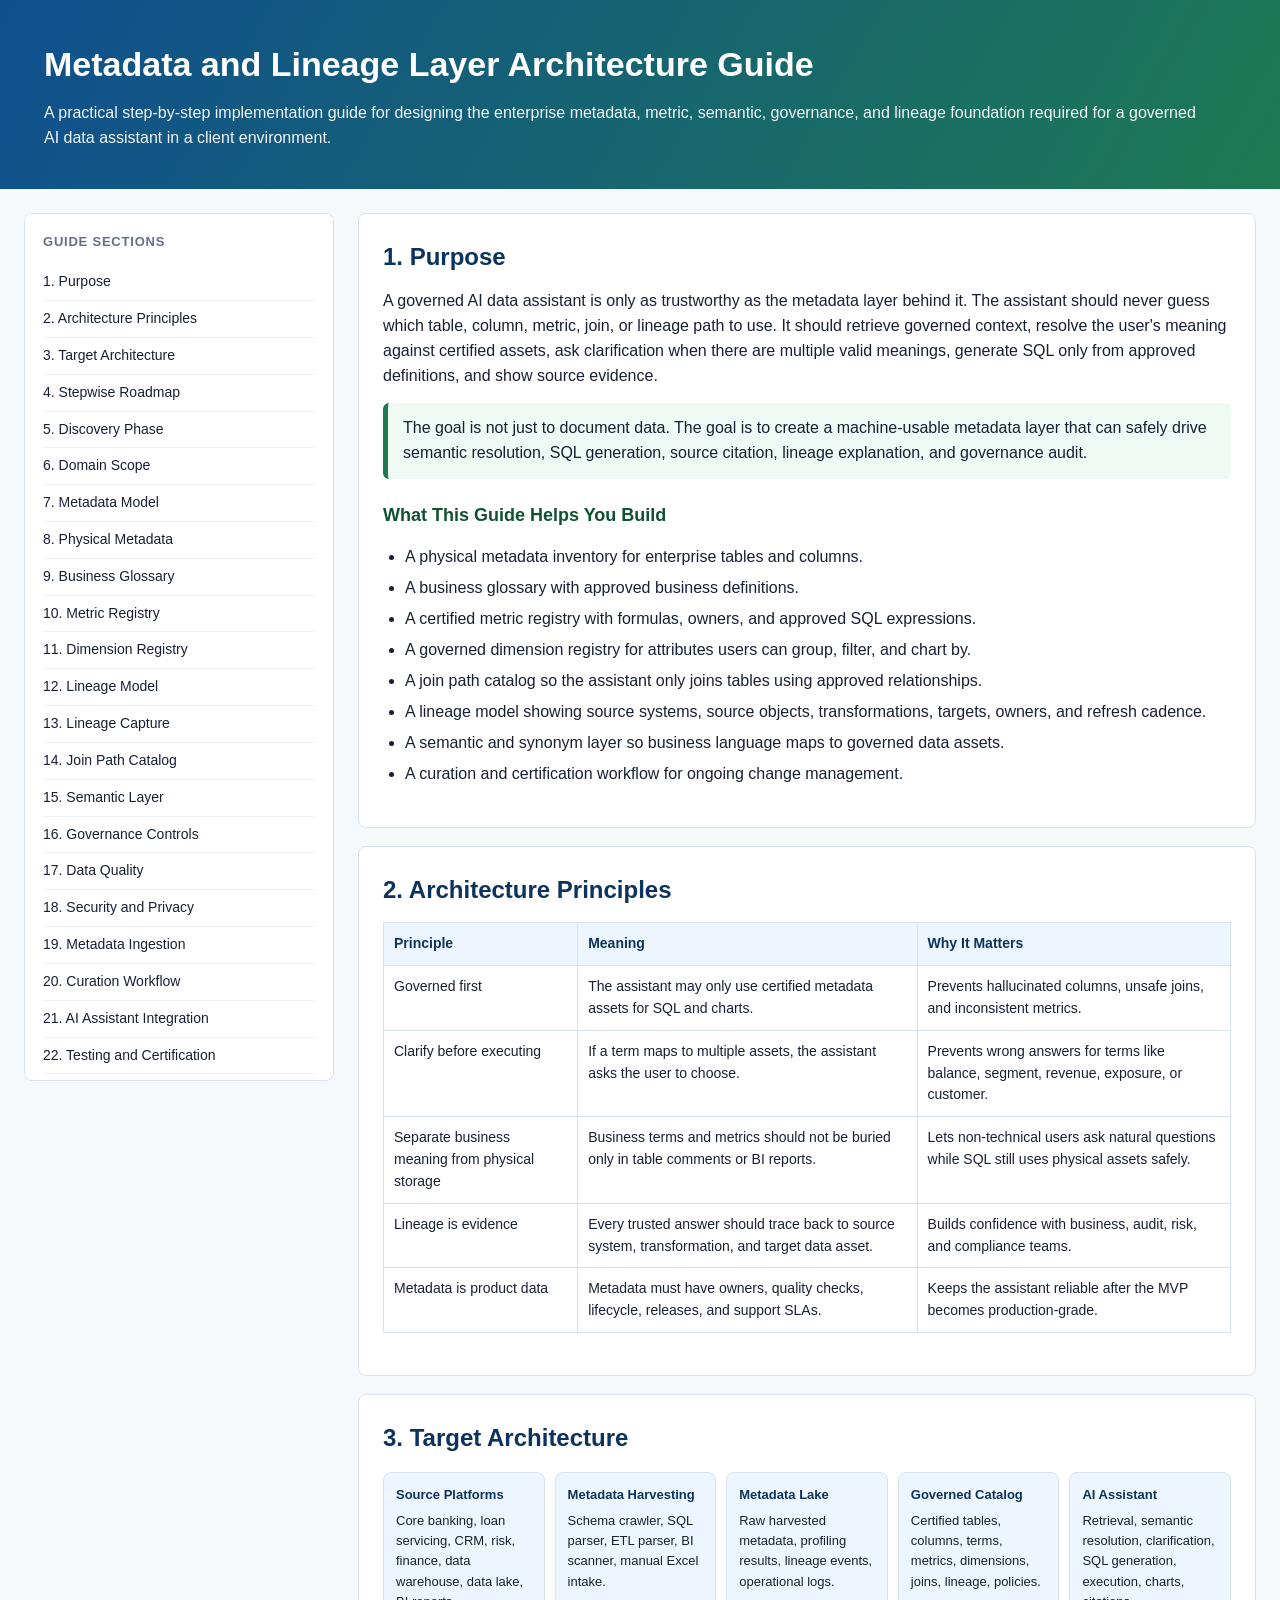
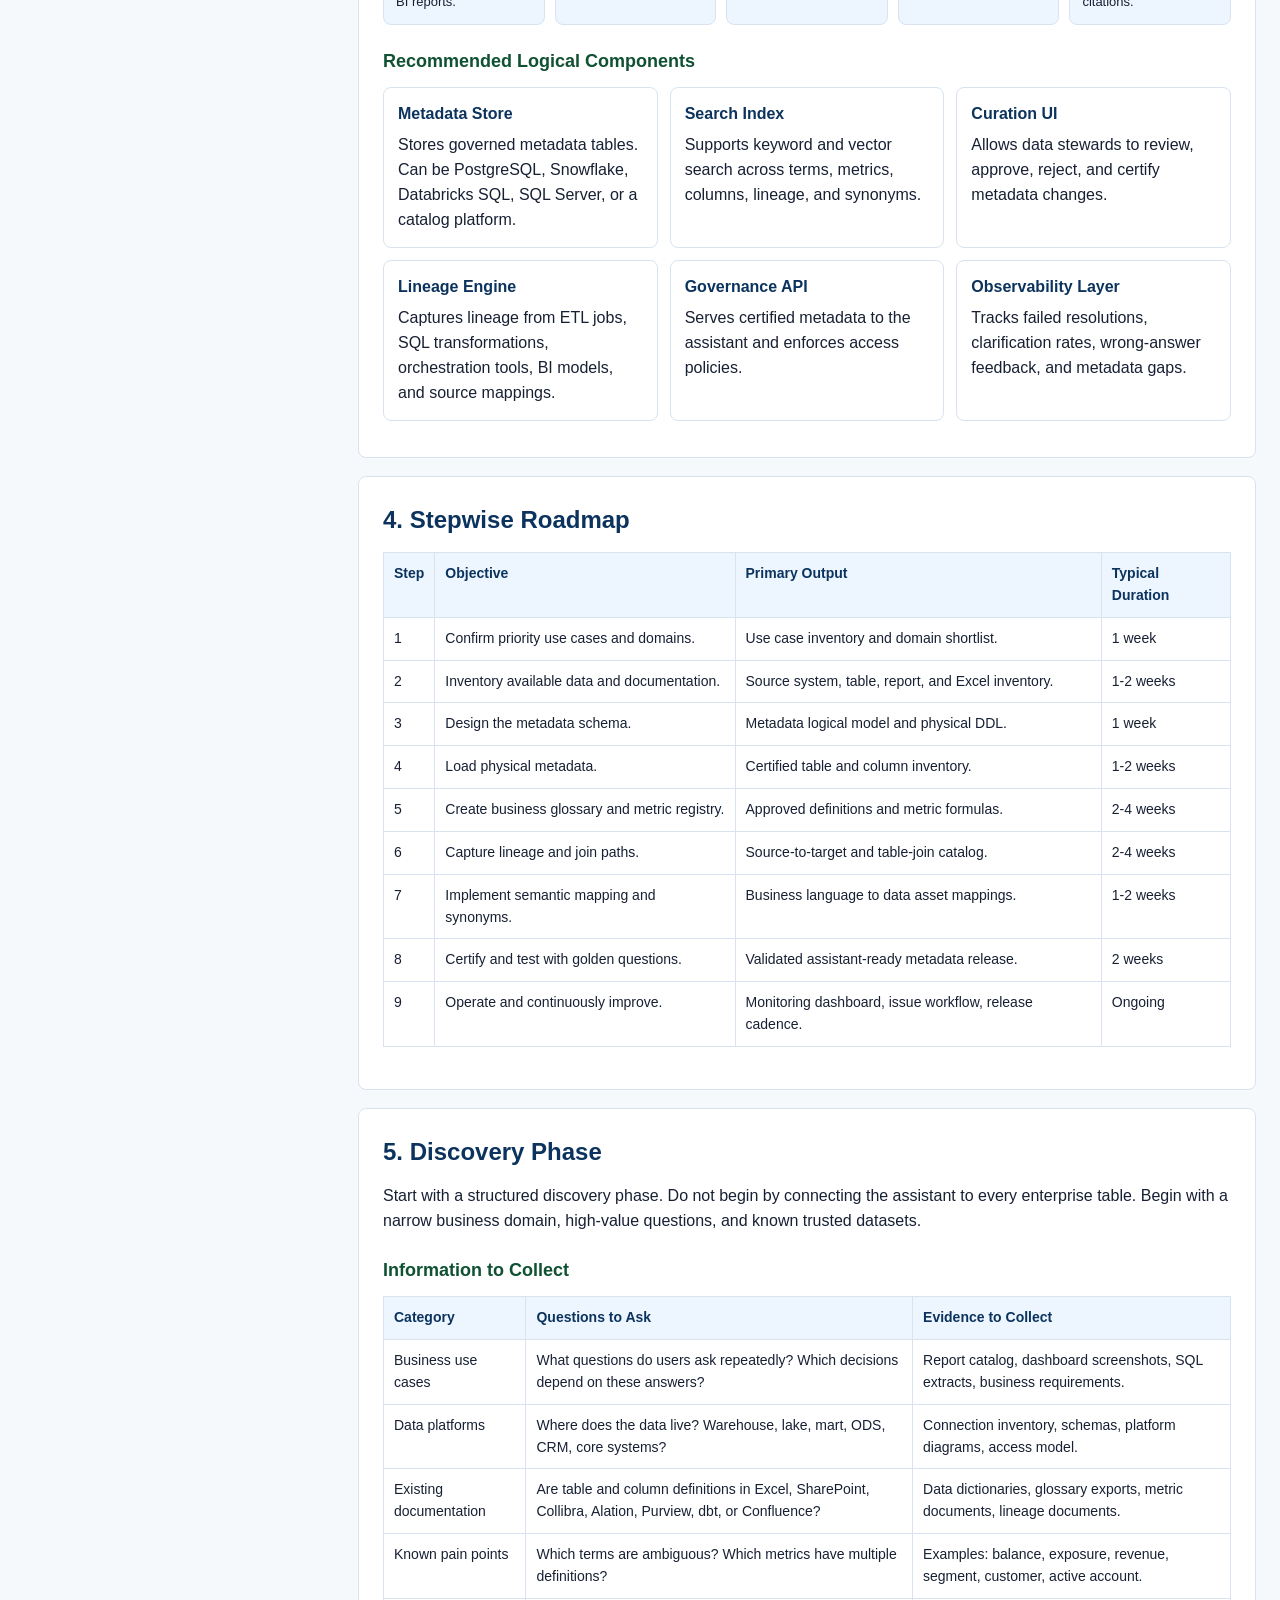
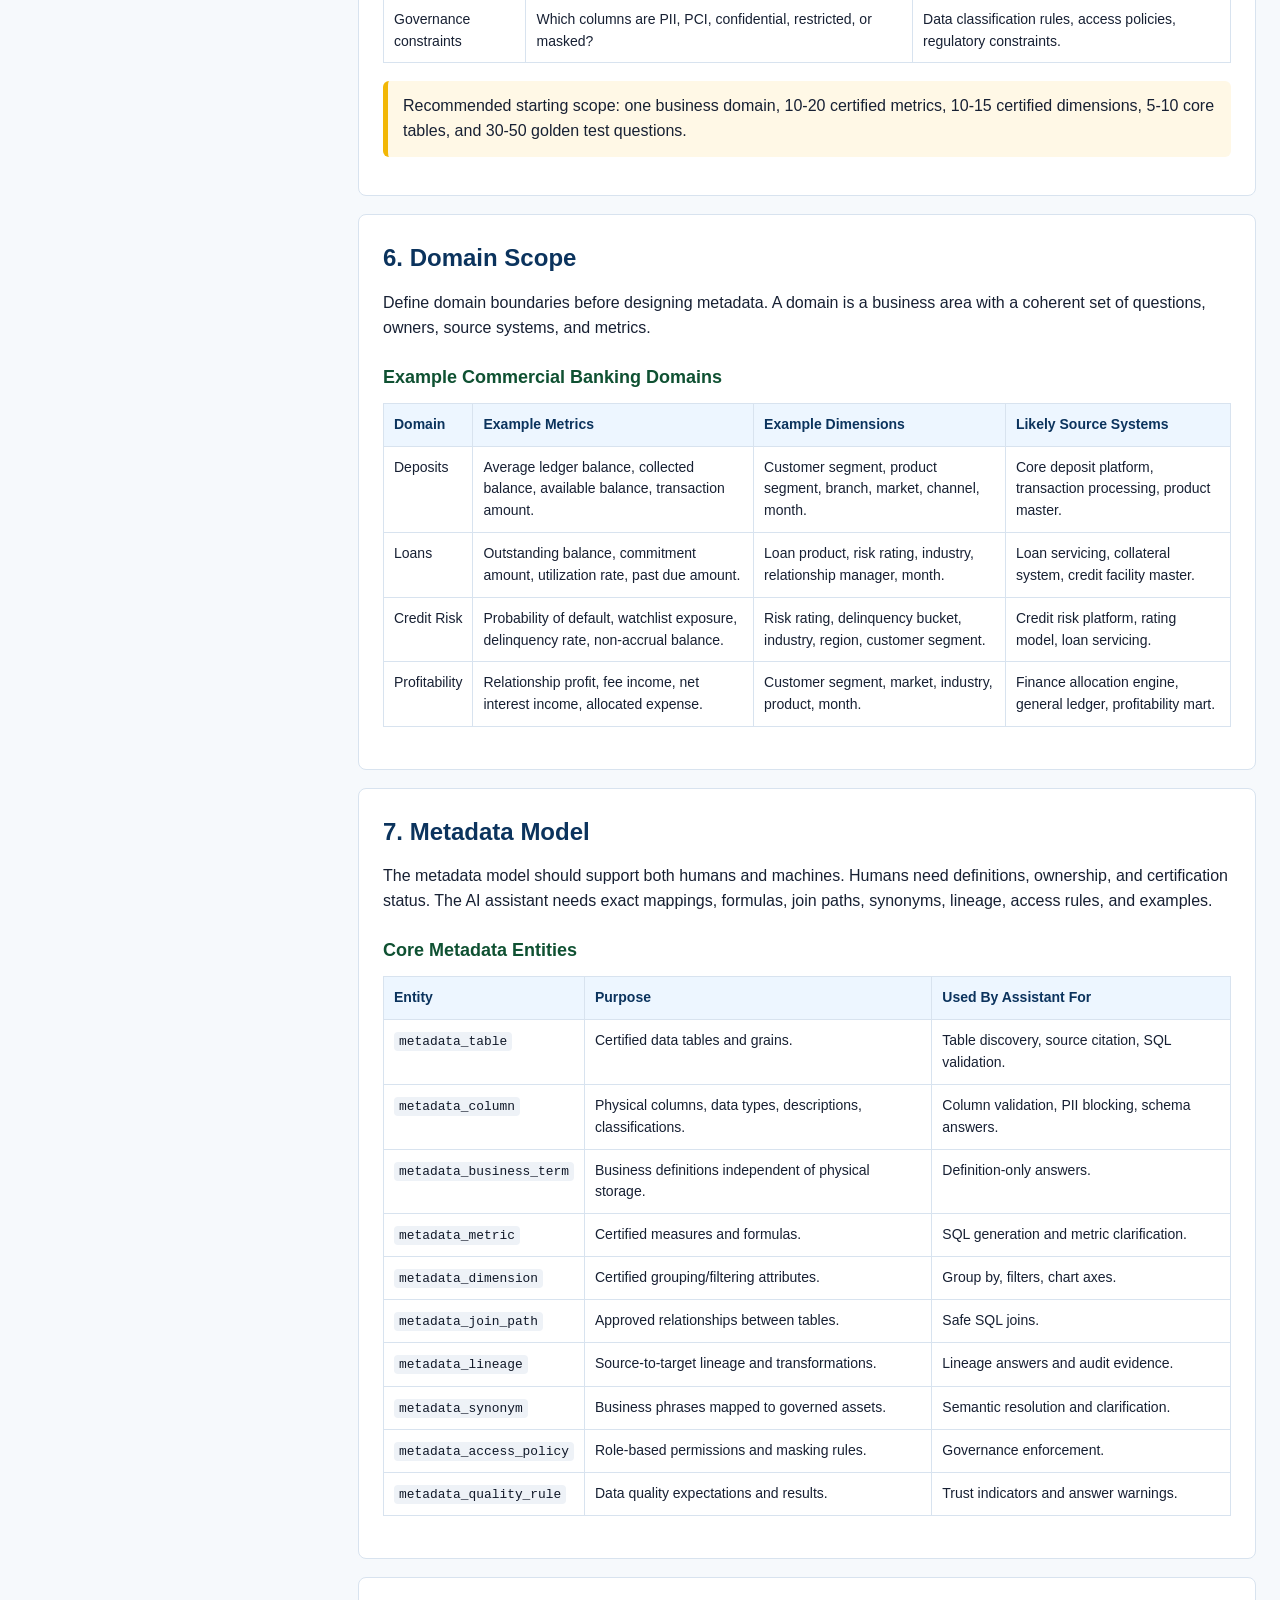
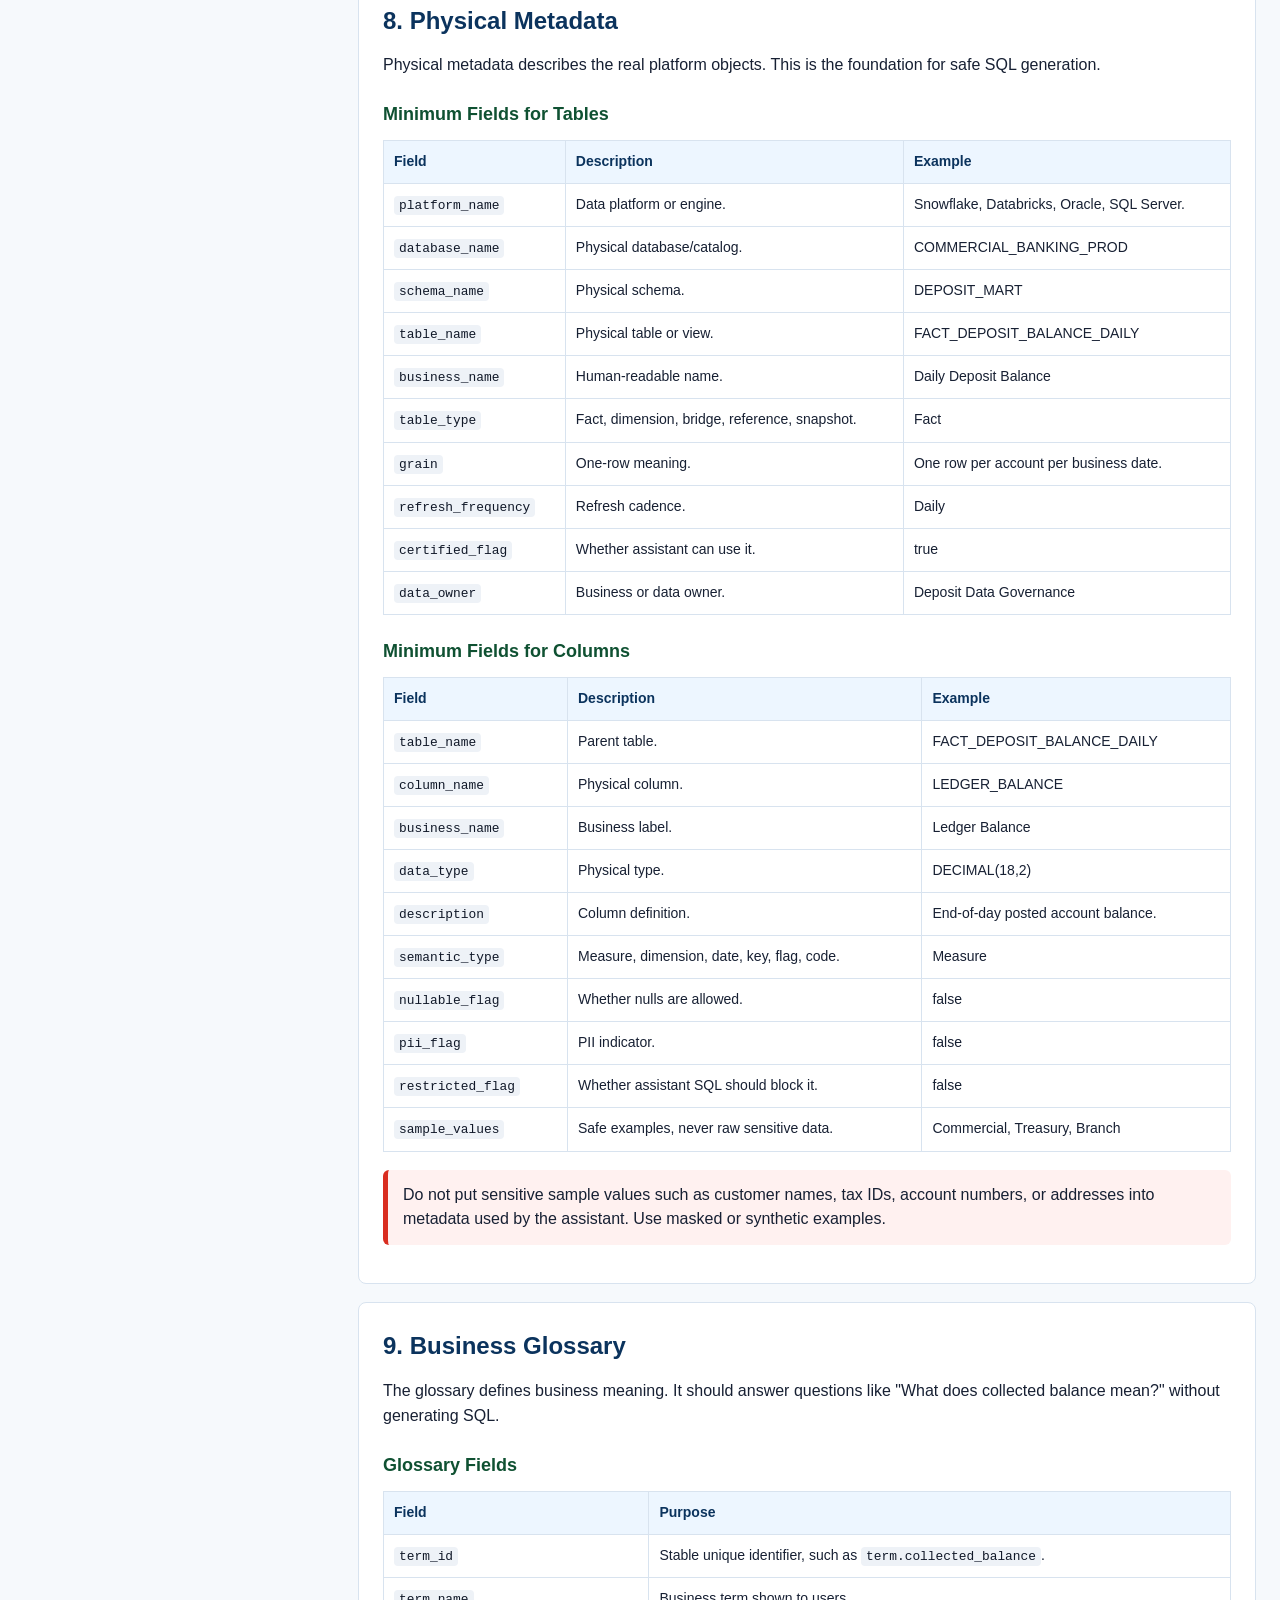
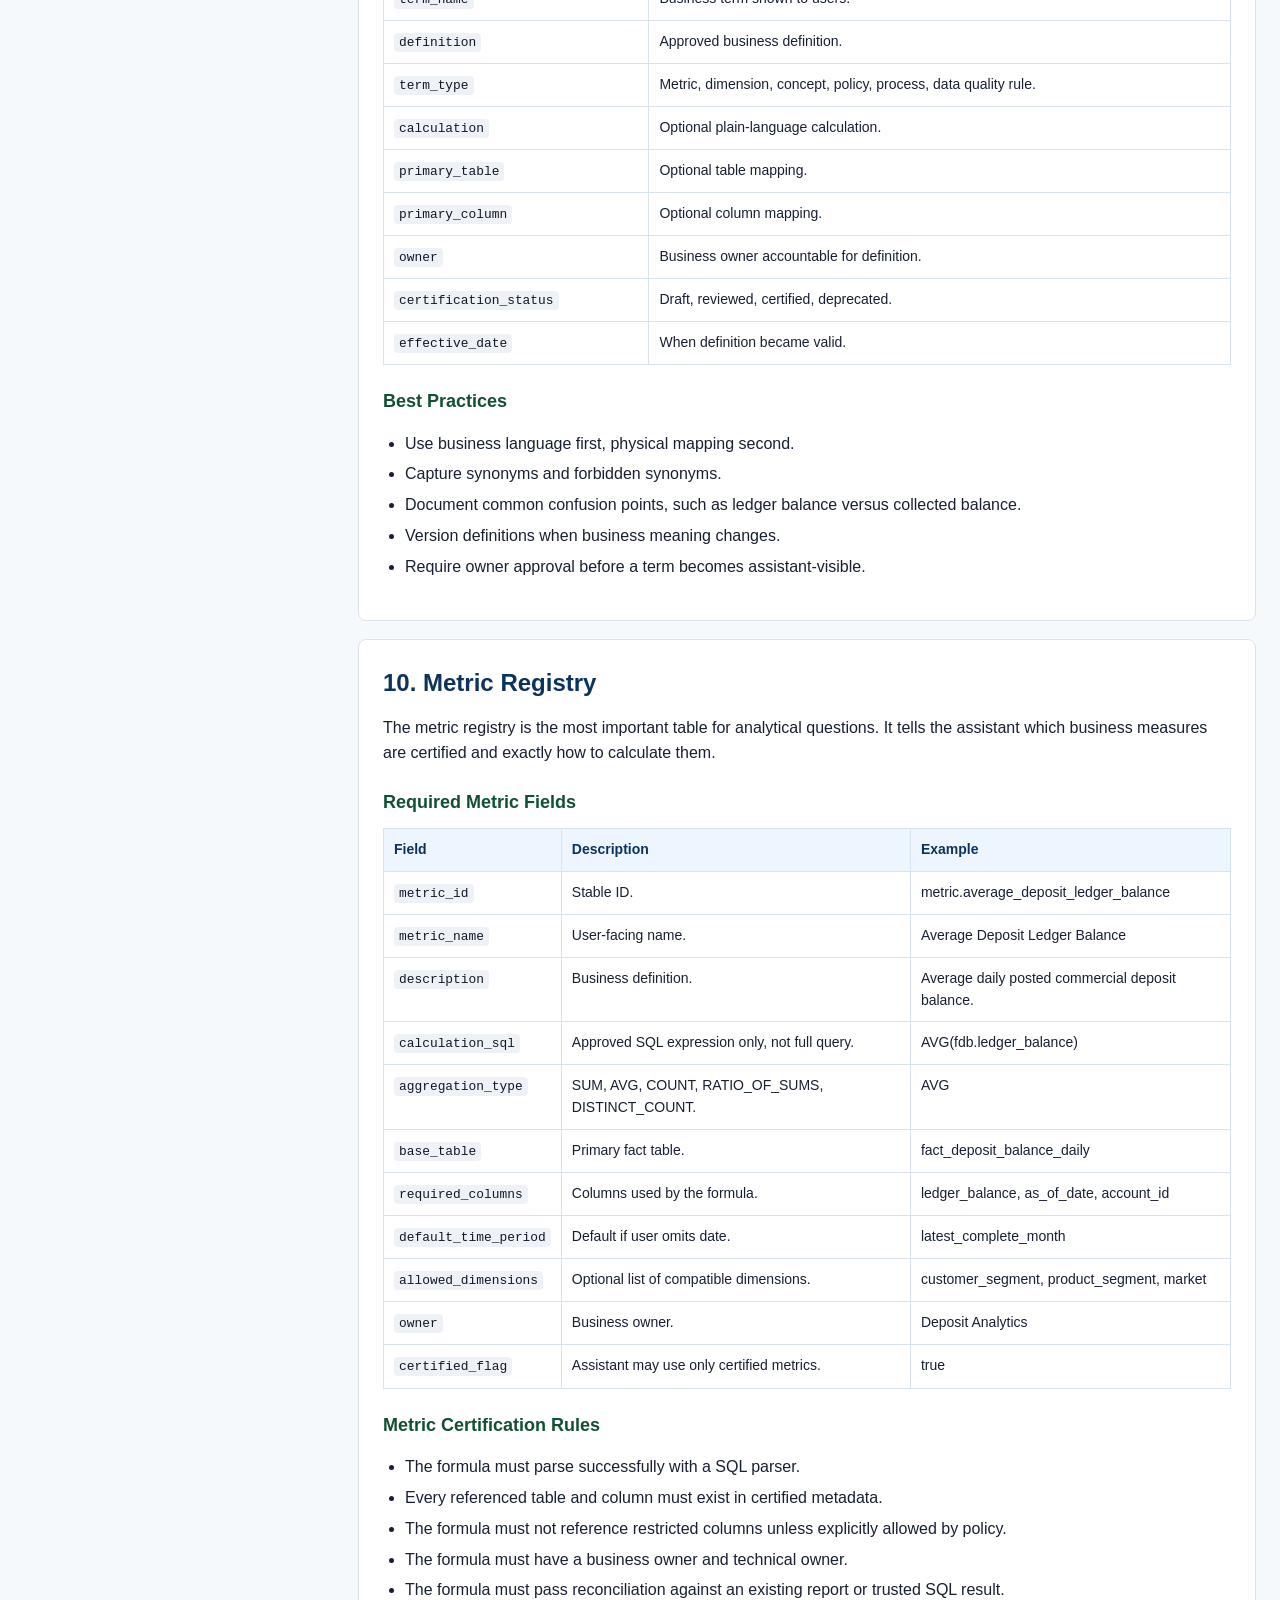
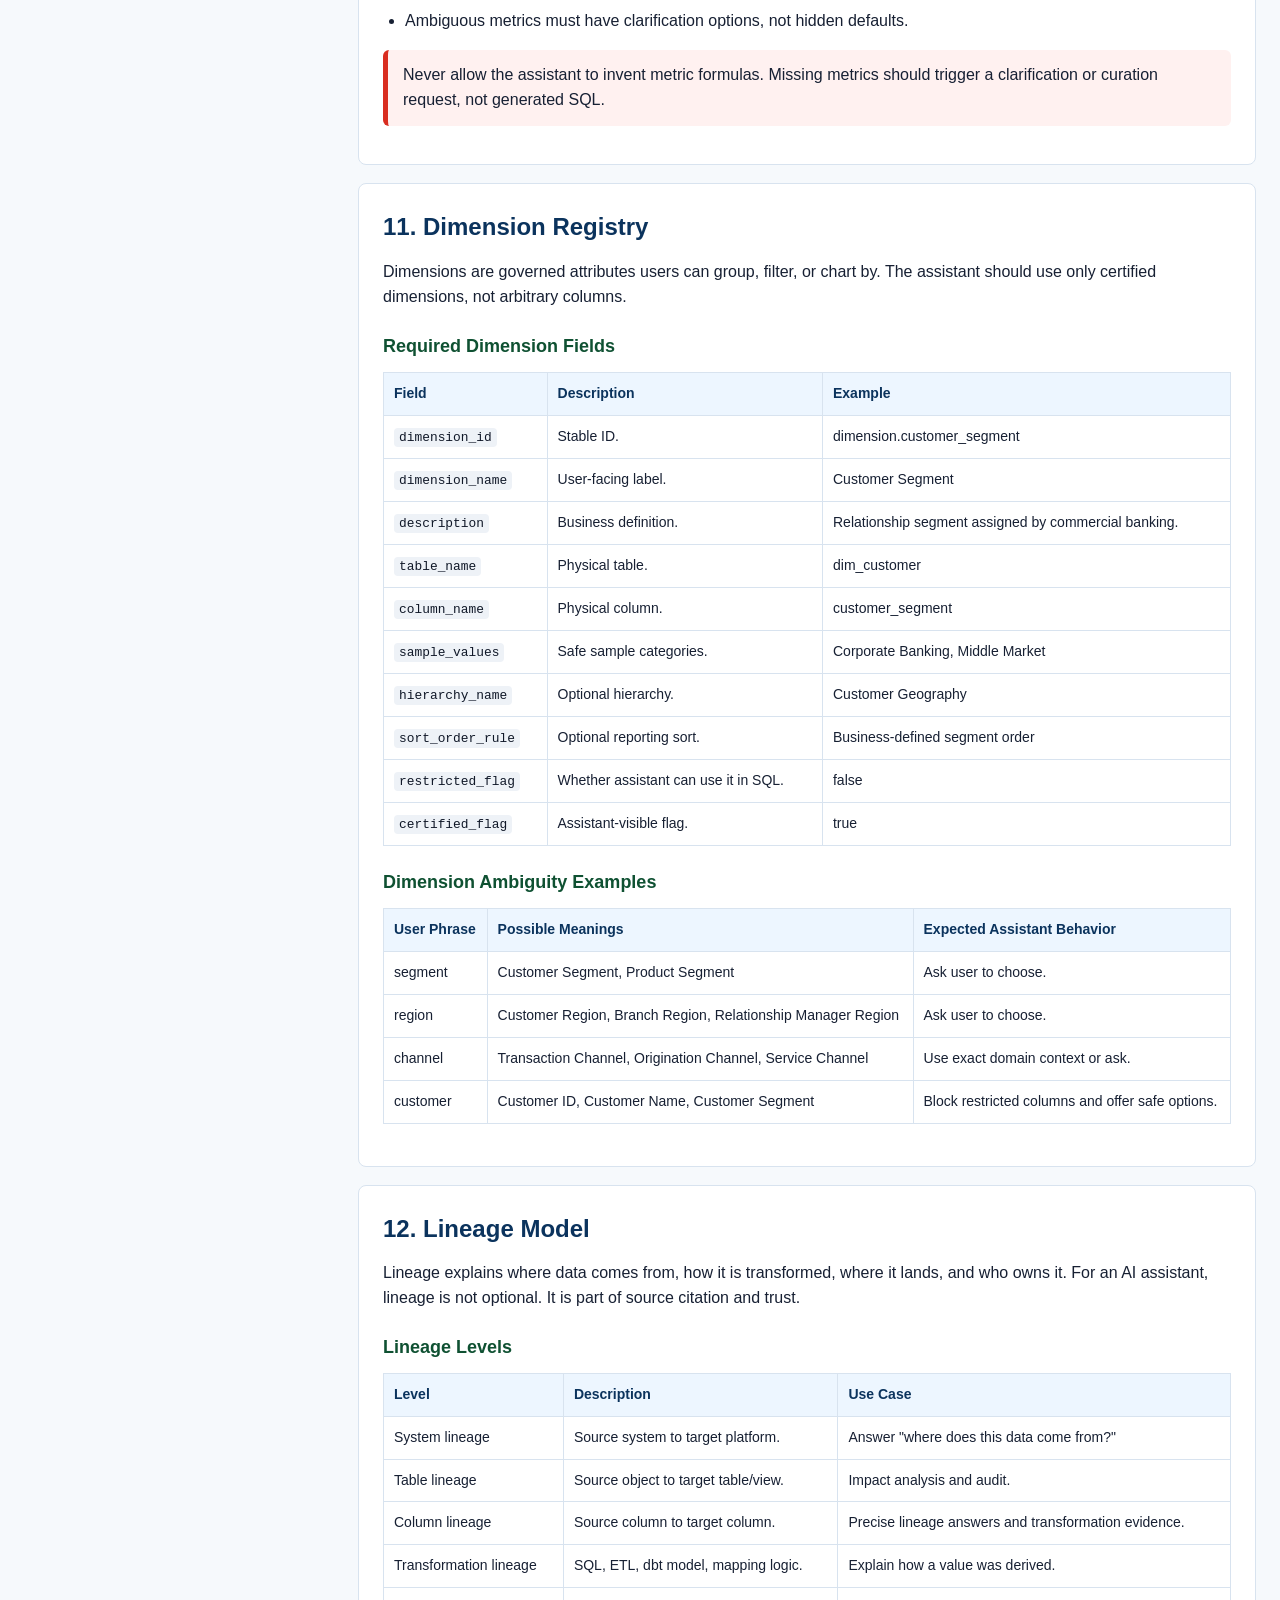
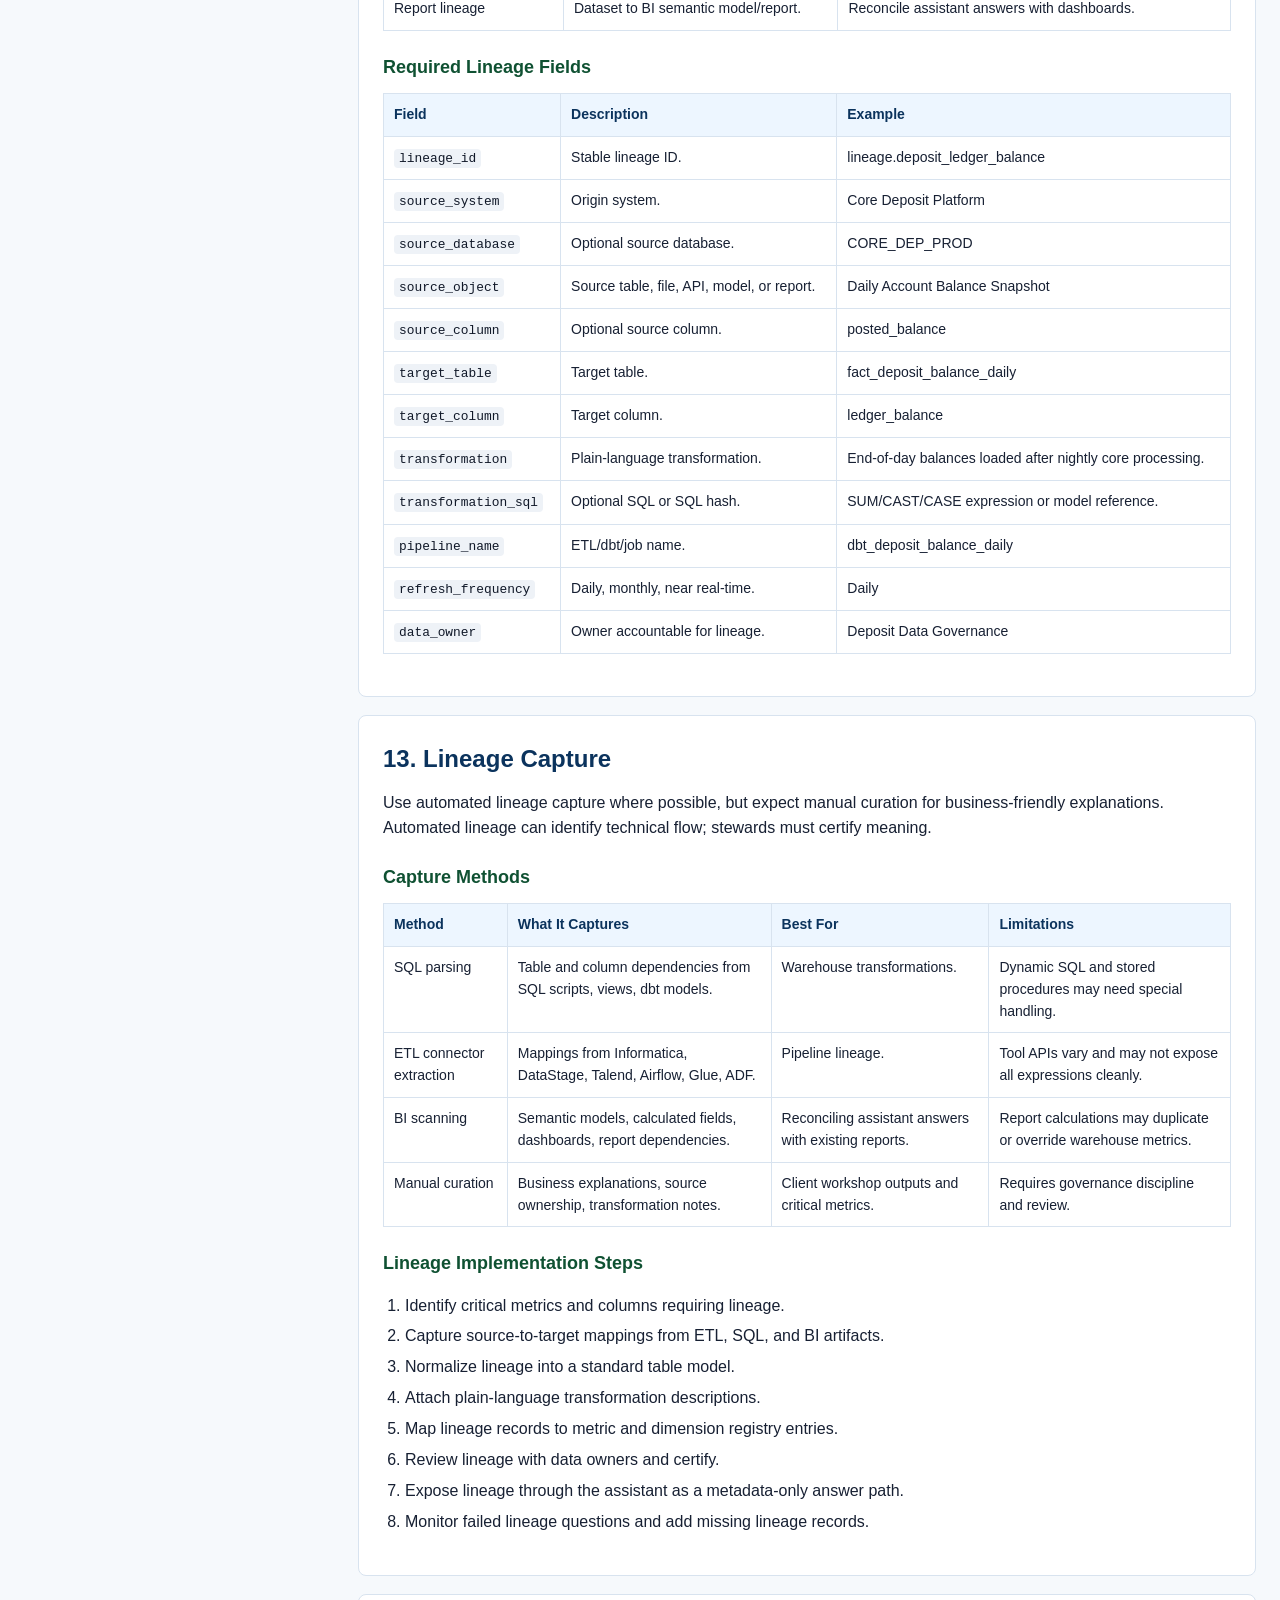
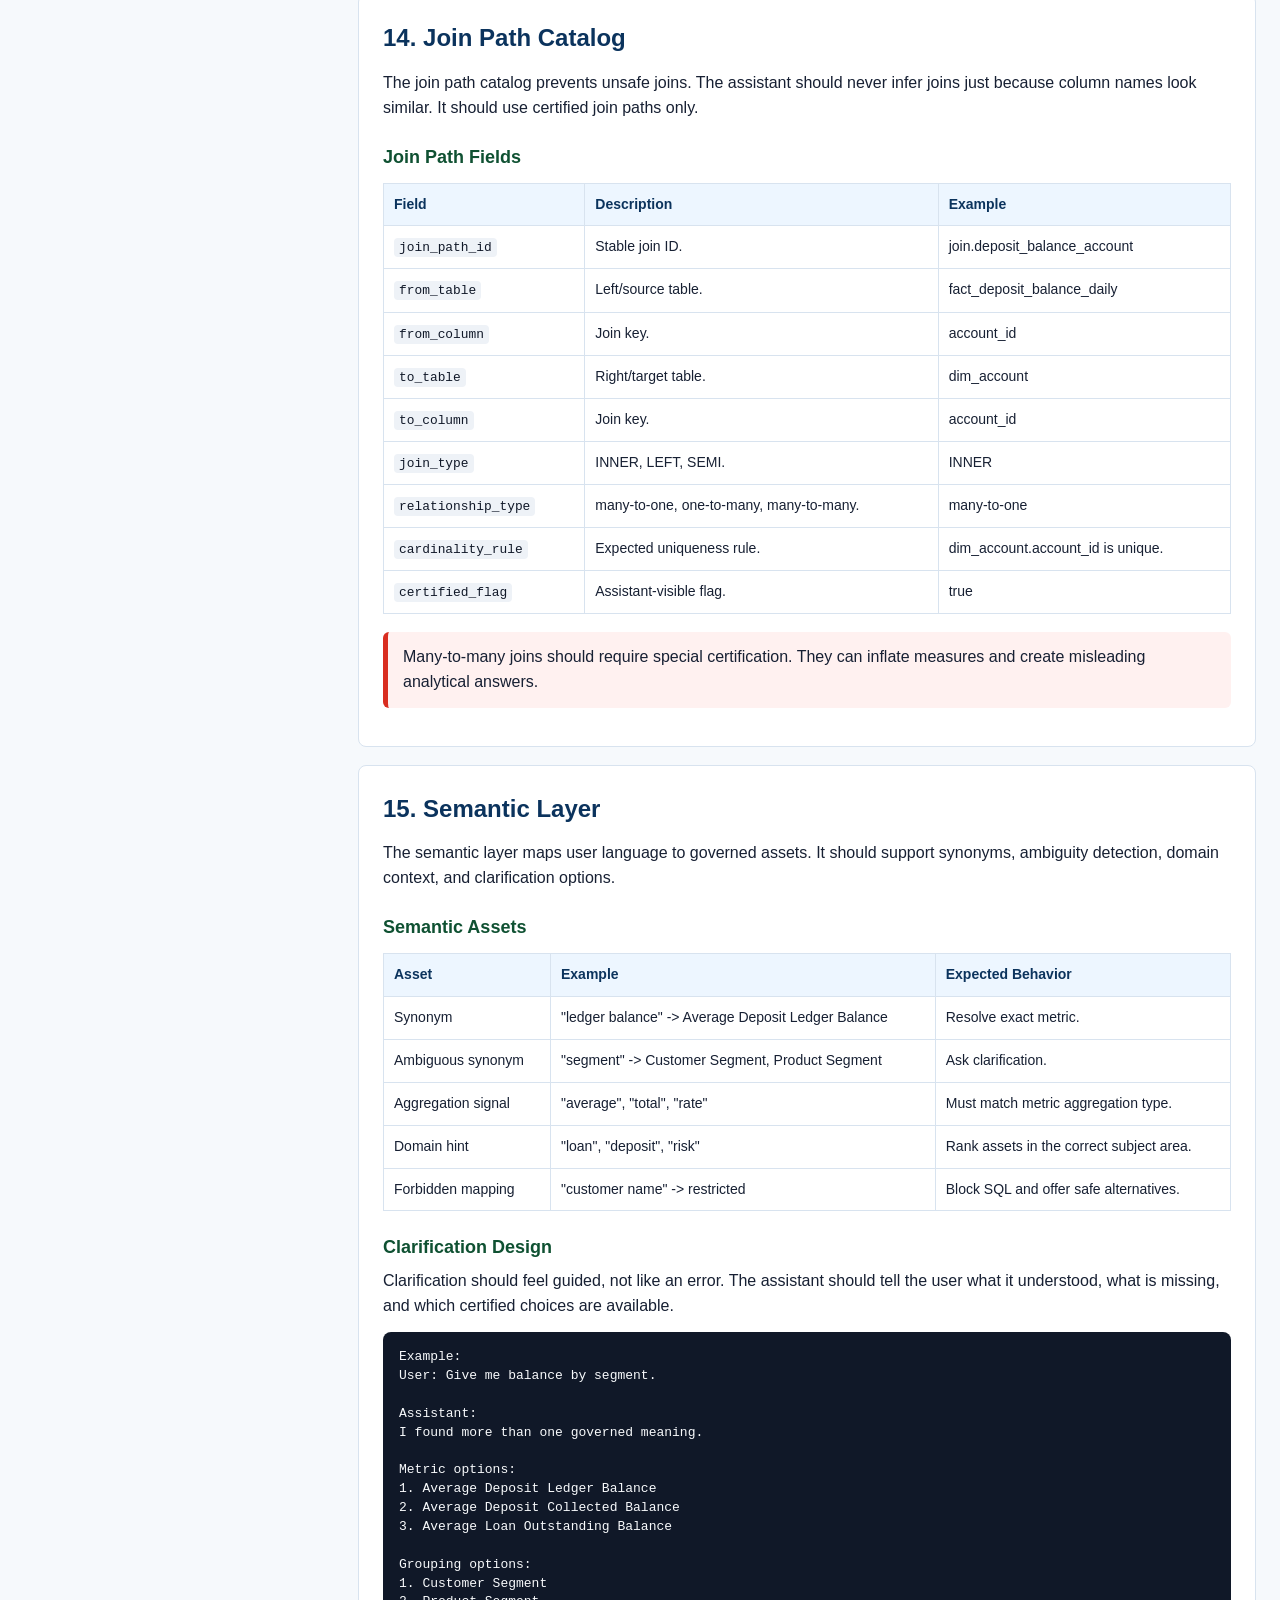
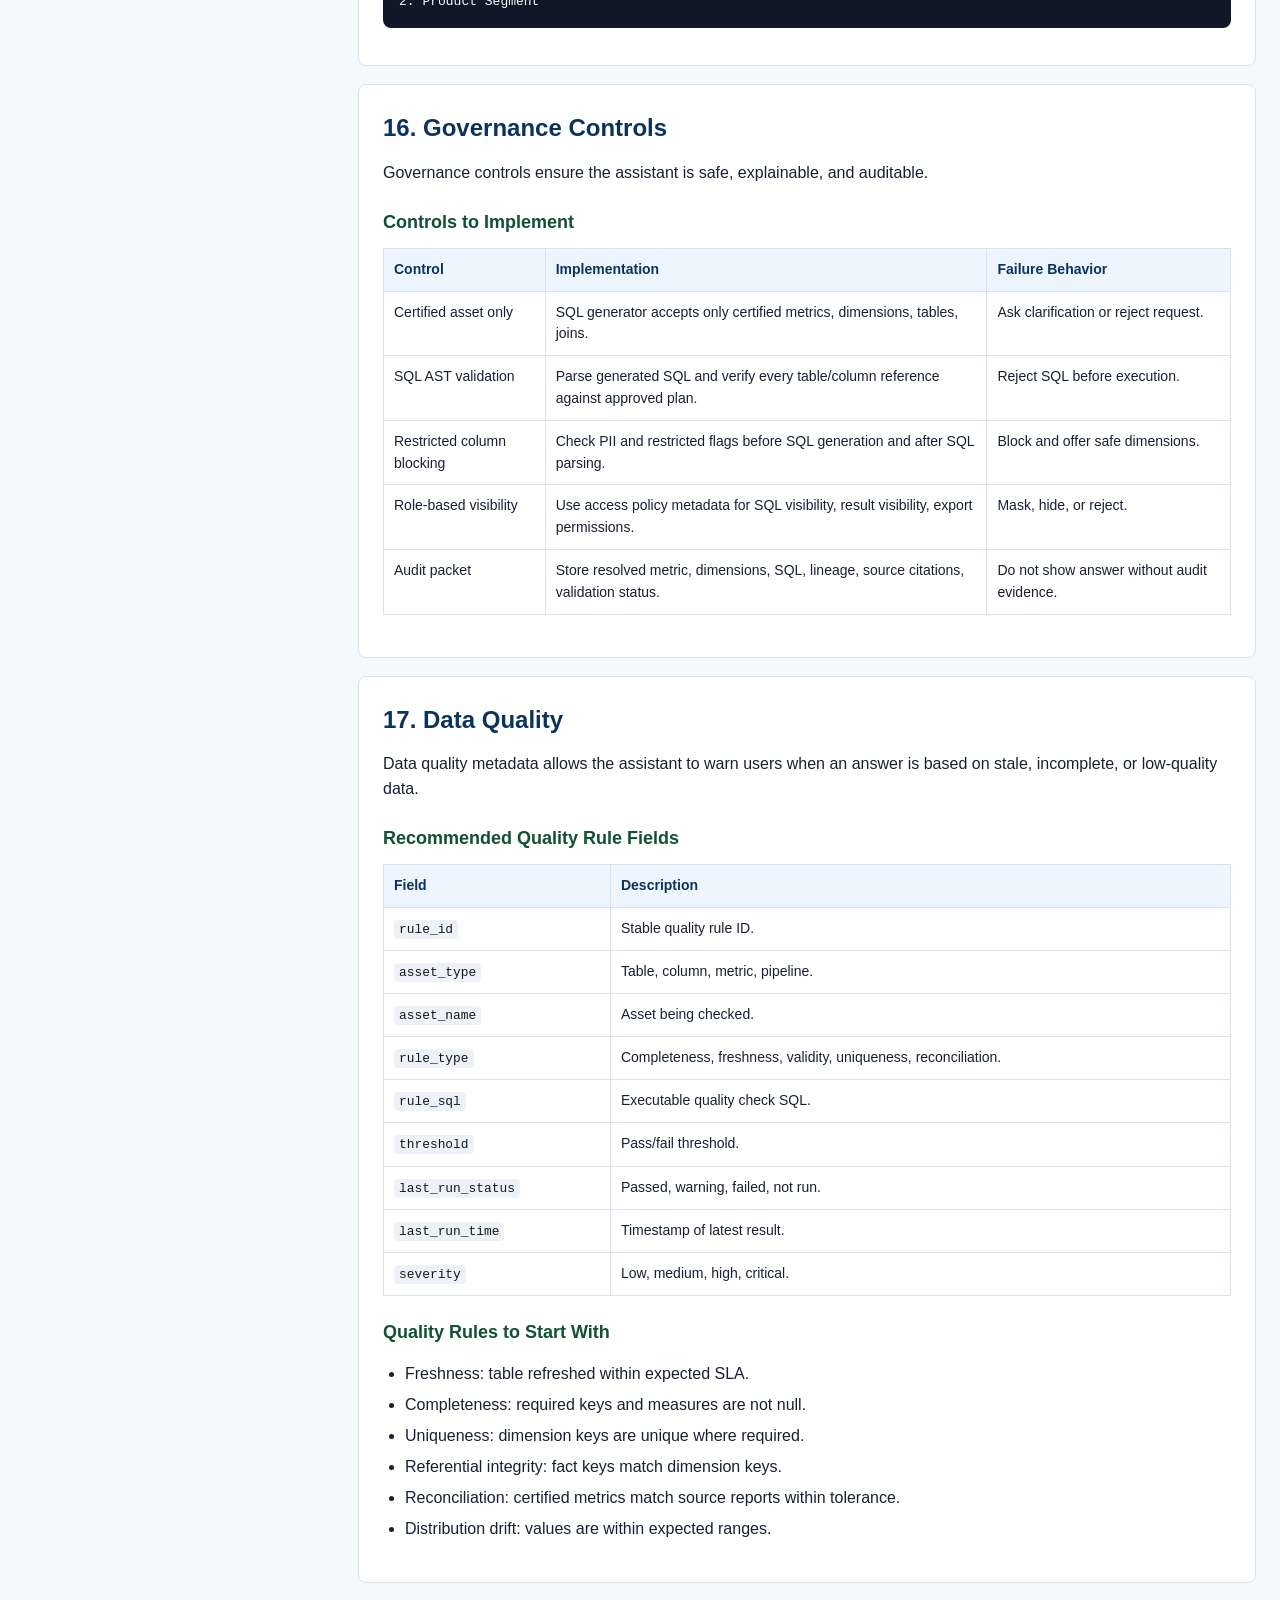
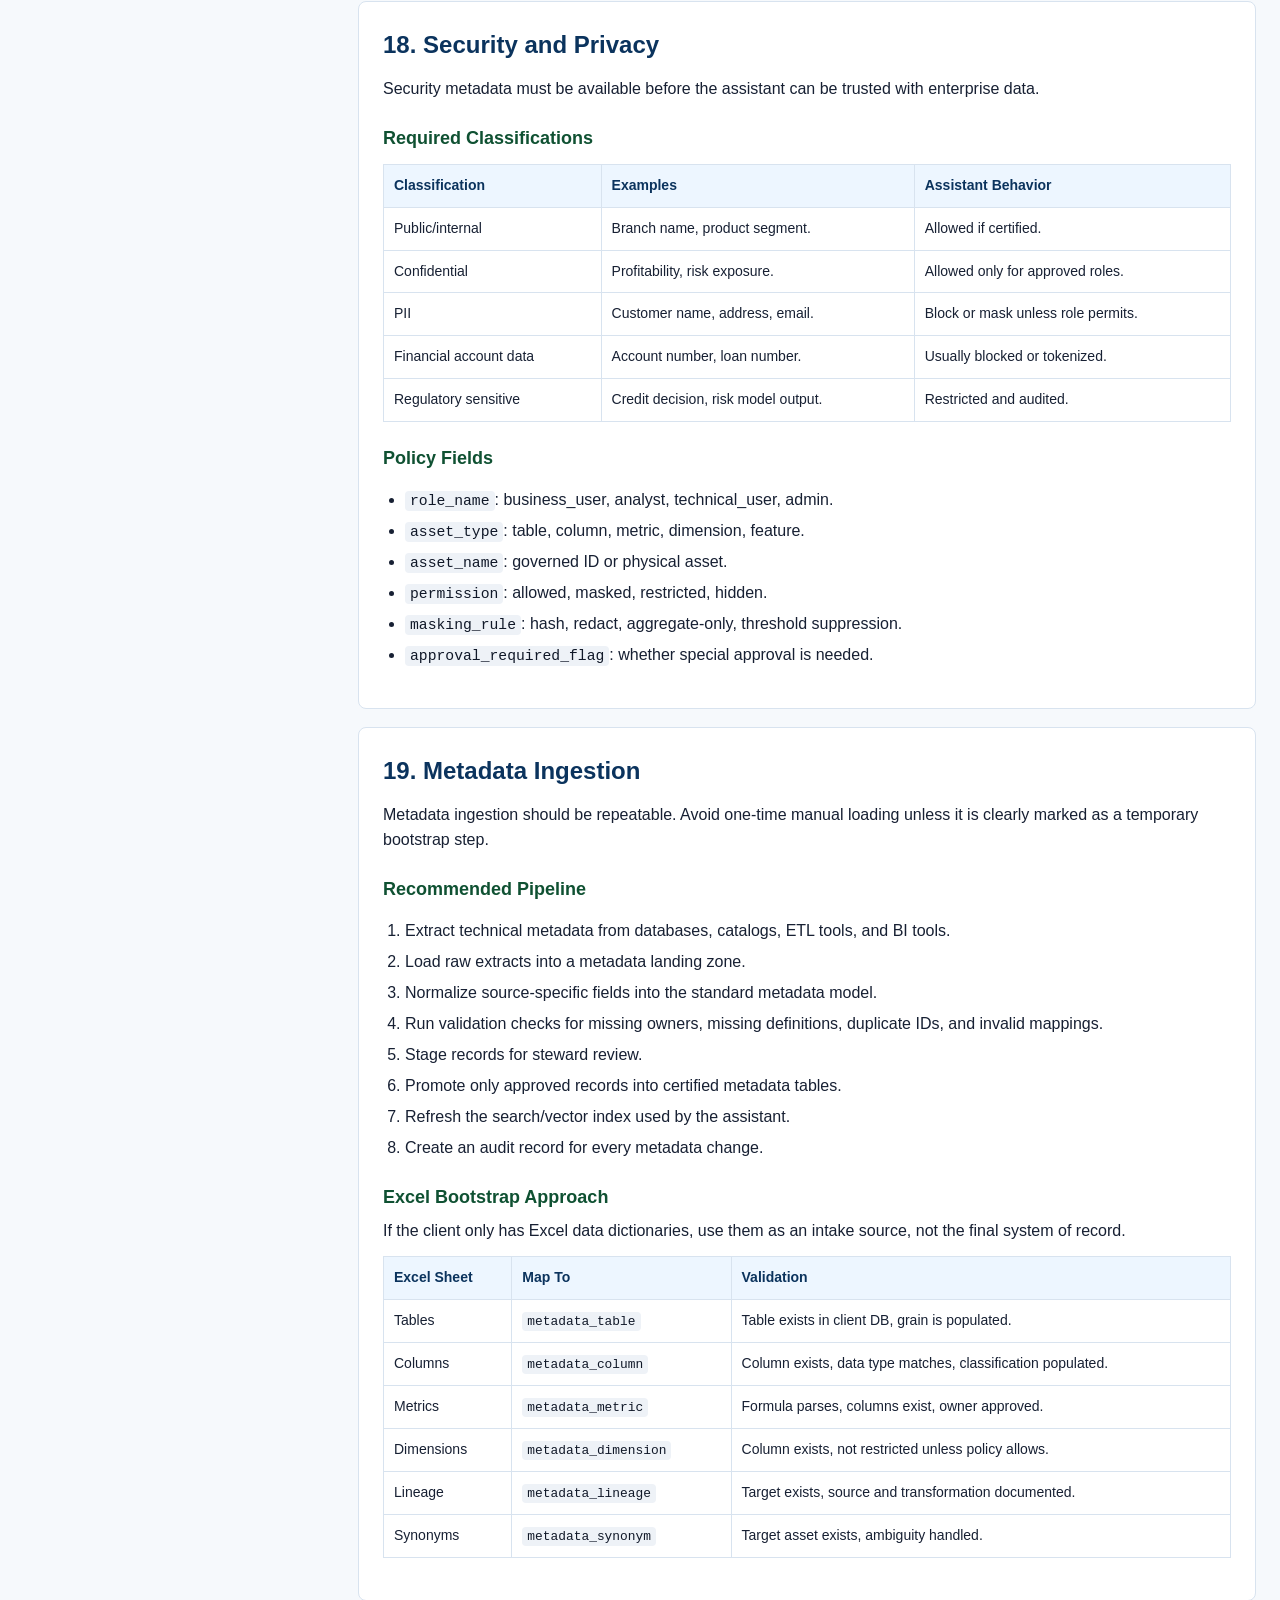
<file: docs/client_metadata_lineage_architecture_guide.html>
<!doctype html>
<html lang="en">
<head>
  <meta charset="utf-8">
  <meta name="viewport" content="width=device-width, initial-scale=1">
  <title>Client Metadata and Lineage Layer Architecture Guide</title>
  <style>
    :root {
      --blue: #0f4f8f;
      --blue-dark: #0b335d;
      --green: #1d7a52;
      --green-dark: #0f5132;
      --ink: #172033;
      --muted: #667085;
      --line: #d8e3ef;
      --soft-blue: #edf6ff;
      --soft-green: #eefaf3;
      --soft-yellow: #fff8e6;
      --soft-red: #fff1f0;
      --bg: #f6f9fc;
      --panel: #ffffff;
      --code: #101828;
    }
    * { box-sizing: border-box; }
    body {
      margin: 0;
      font-family: Arial, Helvetica, sans-serif;
      background: var(--bg);
      color: var(--ink);
      line-height: 1.56;
    }
    header {
      background: linear-gradient(120deg, var(--blue), var(--green));
      color: #fff;
      padding: 38px 44px;
    }
    header h1 {
      margin: 0 0 10px;
      font-size: 34px;
      letter-spacing: 0;
    }
    header p {
      margin: 0;
      max-width: 1160px;
      font-size: 16px;
      opacity: 0.95;
    }
    main {
      display: grid;
      grid-template-columns: 310px minmax(0, 1fr);
      gap: 24px;
      max-width: 1520px;
      margin: 0 auto;
      padding: 24px;
    }
    nav {
      position: sticky;
      top: 16px;
      align-self: start;
      max-height: calc(100vh - 32px);
      overflow: auto;
      background: var(--panel);
      border: 1px solid var(--line);
      border-radius: 8px;
      padding: 18px;
    }
    nav h2 {
      margin: 0 0 12px;
      font-size: 13px;
      color: var(--muted);
      text-transform: uppercase;
      letter-spacing: 0.06em;
    }
    nav a {
      display: block;
      color: var(--ink);
      text-decoration: none;
      font-size: 14px;
      padding: 7px 0;
      border-bottom: 1px solid #edf2f7;
    }
    nav a:hover { color: var(--blue); }
    .content {
      min-width: 0;
    }
    section {
      background: var(--panel);
      border: 1px solid var(--line);
      border-radius: 8px;
      padding: 24px;
      margin-bottom: 18px;
    }
    h2 {
      margin: 0 0 14px;
      font-size: 24px;
      color: var(--blue-dark);
    }
    h3 {
      margin: 22px 0 8px;
      font-size: 18px;
      color: var(--green-dark);
    }
    h4 {
      margin: 18px 0 8px;
      font-size: 15px;
      color: var(--ink);
    }
    p { margin: 8px 0 12px; }
    ul, ol { padding-left: 22px; }
    li { margin: 6px 0; }
    table {
      width: 100%;
      border-collapse: collapse;
      margin: 12px 0 18px;
      font-size: 14px;
    }
    th, td {
      border: 1px solid var(--line);
      padding: 10px;
      vertical-align: top;
      text-align: left;
    }
    th {
      background: var(--soft-blue);
      color: var(--blue-dark);
    }
    code {
      background: #eef2f7;
      color: var(--code);
      padding: 2px 5px;
      border-radius: 4px;
      font-family: Menlo, Consolas, monospace;
      font-size: 0.92em;
    }
    pre {
      background: #101828;
      color: #f8fafc;
      border-radius: 8px;
      padding: 16px;
      overflow: auto;
      font-size: 13px;
      line-height: 1.45;
    }
    .grid {
      display: grid;
      grid-template-columns: repeat(3, minmax(0, 1fr));
      gap: 12px;
      margin: 12px 0;
    }
    .card {
      border: 1px solid var(--line);
      border-radius: 8px;
      background: #fff;
      padding: 14px;
    }
    .card strong {
      color: var(--blue-dark);
      display: block;
      margin-bottom: 6px;
    }
    .callout {
      border-left: 5px solid var(--green);
      background: var(--soft-green);
      padding: 13px 15px;
      margin: 14px 0;
      border-radius: 6px;
    }
    .warning {
      border-left: 5px solid #d92d20;
      background: var(--soft-red);
      padding: 13px 15px;
      margin: 14px 0;
      border-radius: 6px;
    }
    .note {
      border-left: 5px solid #f2b705;
      background: var(--soft-yellow);
      padding: 13px 15px;
      margin: 14px 0;
      border-radius: 6px;
    }
    .flow {
      display: grid;
      grid-template-columns: repeat(5, minmax(0, 1fr));
      gap: 10px;
      margin: 16px 0;
    }
    .flow div {
      border: 1px solid var(--line);
      background: var(--soft-blue);
      border-radius: 8px;
      padding: 12px;
      min-height: 92px;
      font-size: 13px;
    }
    .flow strong {
      display: block;
      color: var(--blue-dark);
      margin-bottom: 5px;
    }
    .badge {
      display: inline-block;
      background: var(--soft-blue);
      border: 1px solid var(--line);
      color: var(--blue-dark);
      border-radius: 999px;
      padding: 3px 8px;
      font-size: 12px;
      margin: 2px 4px 2px 0;
    }
    @media (max-width: 980px) {
      main { grid-template-columns: 1fr; padding: 14px; }
      nav { position: static; max-height: none; }
      .grid { grid-template-columns: 1fr; }
      .flow { grid-template-columns: 1fr; }
      header { padding: 28px 22px; }
      header h1 { font-size: 28px; }
      section { padding: 18px; }
    }
  </style>
</head>
<body>
  <header>
    <h1>Metadata and Lineage Layer Architecture Guide</h1>
    <p>
      A practical step-by-step implementation guide for designing the enterprise metadata, metric, semantic,
      governance, and lineage foundation required for a governed AI data assistant in a client environment.
    </p>
  </header>

  <main>
    <nav>
      <h2>Guide Sections</h2>
      <a href="#purpose">1. Purpose</a>
      <a href="#principles">2. Architecture Principles</a>
      <a href="#target-architecture">3. Target Architecture</a>
      <a href="#roadmap">4. Stepwise Roadmap</a>
      <a href="#discovery">5. Discovery Phase</a>
      <a href="#domain-scope">6. Domain Scope</a>
      <a href="#metadata-model">7. Metadata Model</a>
      <a href="#physical-metadata">8. Physical Metadata</a>
      <a href="#business-glossary">9. Business Glossary</a>
      <a href="#metric-registry">10. Metric Registry</a>
      <a href="#dimension-registry">11. Dimension Registry</a>
      <a href="#lineage-model">12. Lineage Model</a>
      <a href="#lineage-capture">13. Lineage Capture</a>
      <a href="#join-catalog">14. Join Path Catalog</a>
      <a href="#semantic-layer">15. Semantic Layer</a>
      <a href="#governance">16. Governance Controls</a>
      <a href="#quality">17. Data Quality</a>
      <a href="#security">18. Security and Privacy</a>
      <a href="#ingestion">19. Metadata Ingestion</a>
      <a href="#curation">20. Curation Workflow</a>
      <a href="#assistant-integration">21. AI Assistant Integration</a>
      <a href="#testing">22. Testing and Certification</a>
      <a href="#operating-model">23. Operating Model</a>
      <a href="#templates">24. Templates</a>
      <a href="#checklist">25. Readiness Checklist</a>
    </nav>

    <div class="content">
      <section id="purpose">
        <h2>1. Purpose</h2>
        <p>
          A governed AI data assistant is only as trustworthy as the metadata layer behind it. The assistant should
          never guess which table, column, metric, join, or lineage path to use. It should retrieve governed context,
          resolve the user's meaning against certified assets, ask clarification when there are multiple valid meanings,
          generate SQL only from approved definitions, and show source evidence.
        </p>
        <div class="callout">
          The goal is not just to document data. The goal is to create a machine-usable metadata layer that can safely
          drive semantic resolution, SQL generation, source citation, lineage explanation, and governance audit.
        </div>
        <h3>What This Guide Helps You Build</h3>
        <ul>
          <li>A physical metadata inventory for enterprise tables and columns.</li>
          <li>A business glossary with approved business definitions.</li>
          <li>A certified metric registry with formulas, owners, and approved SQL expressions.</li>
          <li>A governed dimension registry for attributes users can group, filter, and chart by.</li>
          <li>A join path catalog so the assistant only joins tables using approved relationships.</li>
          <li>A lineage model showing source systems, source objects, transformations, targets, owners, and refresh cadence.</li>
          <li>A semantic and synonym layer so business language maps to governed data assets.</li>
          <li>A curation and certification workflow for ongoing change management.</li>
        </ul>
      </section>

      <section id="principles">
        <h2>2. Architecture Principles</h2>
        <table>
          <tr><th>Principle</th><th>Meaning</th><th>Why It Matters</th></tr>
          <tr>
            <td>Governed first</td>
            <td>The assistant may only use certified metadata assets for SQL and charts.</td>
            <td>Prevents hallucinated columns, unsafe joins, and inconsistent metrics.</td>
          </tr>
          <tr>
            <td>Clarify before executing</td>
            <td>If a term maps to multiple assets, the assistant asks the user to choose.</td>
            <td>Prevents wrong answers for terms like balance, segment, revenue, exposure, or customer.</td>
          </tr>
          <tr>
            <td>Separate business meaning from physical storage</td>
            <td>Business terms and metrics should not be buried only in table comments or BI reports.</td>
            <td>Lets non-technical users ask natural questions while SQL still uses physical assets safely.</td>
          </tr>
          <tr>
            <td>Lineage is evidence</td>
            <td>Every trusted answer should trace back to source system, transformation, and target data asset.</td>
            <td>Builds confidence with business, audit, risk, and compliance teams.</td>
          </tr>
          <tr>
            <td>Metadata is product data</td>
            <td>Metadata must have owners, quality checks, lifecycle, releases, and support SLAs.</td>
            <td>Keeps the assistant reliable after the MVP becomes production-grade.</td>
          </tr>
        </table>
      </section>

      <section id="target-architecture">
        <h2>3. Target Architecture</h2>
        <div class="flow">
          <div><strong>Source Platforms</strong>Core banking, loan servicing, CRM, risk, finance, data warehouse, data lake, BI reports.</div>
          <div><strong>Metadata Harvesting</strong>Schema crawler, SQL parser, ETL parser, BI scanner, manual Excel intake.</div>
          <div><strong>Metadata Lake</strong>Raw harvested metadata, profiling results, lineage events, operational logs.</div>
          <div><strong>Governed Catalog</strong>Certified tables, columns, terms, metrics, dimensions, joins, lineage, policies.</div>
          <div><strong>AI Assistant</strong>Retrieval, semantic resolution, clarification, SQL generation, execution, charts, citations.</div>
        </div>
        <h3>Recommended Logical Components</h3>
        <div class="grid">
          <div class="card">
            <strong>Metadata Store</strong>
            Stores governed metadata tables. Can be PostgreSQL, Snowflake, Databricks SQL, SQL Server, or a catalog platform.
          </div>
          <div class="card">
            <strong>Search Index</strong>
            Supports keyword and vector search across terms, metrics, columns, lineage, and synonyms.
          </div>
          <div class="card">
            <strong>Curation UI</strong>
            Allows data stewards to review, approve, reject, and certify metadata changes.
          </div>
          <div class="card">
            <strong>Lineage Engine</strong>
            Captures lineage from ETL jobs, SQL transformations, orchestration tools, BI models, and source mappings.
          </div>
          <div class="card">
            <strong>Governance API</strong>
            Serves certified metadata to the assistant and enforces access policies.
          </div>
          <div class="card">
            <strong>Observability Layer</strong>
            Tracks failed resolutions, clarification rates, wrong-answer feedback, and metadata gaps.
          </div>
        </div>
      </section>

      <section id="roadmap">
        <h2>4. Stepwise Roadmap</h2>
        <table>
          <tr><th>Step</th><th>Objective</th><th>Primary Output</th><th>Typical Duration</th></tr>
          <tr><td>1</td><td>Confirm priority use cases and domains.</td><td>Use case inventory and domain shortlist.</td><td>1 week</td></tr>
          <tr><td>2</td><td>Inventory available data and documentation.</td><td>Source system, table, report, and Excel inventory.</td><td>1-2 weeks</td></tr>
          <tr><td>3</td><td>Design the metadata schema.</td><td>Metadata logical model and physical DDL.</td><td>1 week</td></tr>
          <tr><td>4</td><td>Load physical metadata.</td><td>Certified table and column inventory.</td><td>1-2 weeks</td></tr>
          <tr><td>5</td><td>Create business glossary and metric registry.</td><td>Approved definitions and metric formulas.</td><td>2-4 weeks</td></tr>
          <tr><td>6</td><td>Capture lineage and join paths.</td><td>Source-to-target and table-join catalog.</td><td>2-4 weeks</td></tr>
          <tr><td>7</td><td>Implement semantic mapping and synonyms.</td><td>Business language to data asset mappings.</td><td>1-2 weeks</td></tr>
          <tr><td>8</td><td>Certify and test with golden questions.</td><td>Validated assistant-ready metadata release.</td><td>2 weeks</td></tr>
          <tr><td>9</td><td>Operate and continuously improve.</td><td>Monitoring dashboard, issue workflow, release cadence.</td><td>Ongoing</td></tr>
        </table>
      </section>

      <section id="discovery">
        <h2>5. Discovery Phase</h2>
        <p>
          Start with a structured discovery phase. Do not begin by connecting the assistant to every enterprise table.
          Begin with a narrow business domain, high-value questions, and known trusted datasets.
        </p>
        <h3>Information to Collect</h3>
        <table>
          <tr><th>Category</th><th>Questions to Ask</th><th>Evidence to Collect</th></tr>
          <tr>
            <td>Business use cases</td>
            <td>What questions do users ask repeatedly? Which decisions depend on these answers?</td>
            <td>Report catalog, dashboard screenshots, SQL extracts, business requirements.</td>
          </tr>
          <tr>
            <td>Data platforms</td>
            <td>Where does the data live? Warehouse, lake, mart, ODS, CRM, core systems?</td>
            <td>Connection inventory, schemas, platform diagrams, access model.</td>
          </tr>
          <tr>
            <td>Existing documentation</td>
            <td>Are table and column definitions in Excel, SharePoint, Collibra, Alation, Purview, dbt, or Confluence?</td>
            <td>Data dictionaries, glossary exports, metric documents, lineage documents.</td>
          </tr>
          <tr>
            <td>Known pain points</td>
            <td>Which terms are ambiguous? Which metrics have multiple definitions?</td>
            <td>Examples: balance, exposure, revenue, segment, customer, active account.</td>
          </tr>
          <tr>
            <td>Governance constraints</td>
            <td>Which columns are PII, PCI, confidential, restricted, or masked?</td>
            <td>Data classification rules, access policies, regulatory constraints.</td>
          </tr>
        </table>
        <div class="note">
          Recommended starting scope: one business domain, 10-20 certified metrics, 10-15 certified dimensions,
          5-10 core tables, and 30-50 golden test questions.
        </div>
      </section>

      <section id="domain-scope">
        <h2>6. Domain Scope</h2>
        <p>
          Define domain boundaries before designing metadata. A domain is a business area with a coherent set of
          questions, owners, source systems, and metrics.
        </p>
        <h3>Example Commercial Banking Domains</h3>
        <table>
          <tr><th>Domain</th><th>Example Metrics</th><th>Example Dimensions</th><th>Likely Source Systems</th></tr>
          <tr>
            <td>Deposits</td>
            <td>Average ledger balance, collected balance, available balance, transaction amount.</td>
            <td>Customer segment, product segment, branch, market, channel, month.</td>
            <td>Core deposit platform, transaction processing, product master.</td>
          </tr>
          <tr>
            <td>Loans</td>
            <td>Outstanding balance, commitment amount, utilization rate, past due amount.</td>
            <td>Loan product, risk rating, industry, relationship manager, month.</td>
            <td>Loan servicing, collateral system, credit facility master.</td>
          </tr>
          <tr>
            <td>Credit Risk</td>
            <td>Probability of default, watchlist exposure, delinquency rate, non-accrual balance.</td>
            <td>Risk rating, delinquency bucket, industry, region, customer segment.</td>
            <td>Credit risk platform, rating model, loan servicing.</td>
          </tr>
          <tr>
            <td>Profitability</td>
            <td>Relationship profit, fee income, net interest income, allocated expense.</td>
            <td>Customer segment, market, industry, product, month.</td>
            <td>Finance allocation engine, general ledger, profitability mart.</td>
          </tr>
        </table>
      </section>

      <section id="metadata-model">
        <h2>7. Metadata Model</h2>
        <p>
          The metadata model should support both humans and machines. Humans need definitions, ownership, and
          certification status. The AI assistant needs exact mappings, formulas, join paths, synonyms, lineage, access
          rules, and examples.
        </p>
        <h3>Core Metadata Entities</h3>
        <table>
          <tr><th>Entity</th><th>Purpose</th><th>Used By Assistant For</th></tr>
          <tr><td><code>metadata_table</code></td><td>Certified data tables and grains.</td><td>Table discovery, source citation, SQL validation.</td></tr>
          <tr><td><code>metadata_column</code></td><td>Physical columns, data types, descriptions, classifications.</td><td>Column validation, PII blocking, schema answers.</td></tr>
          <tr><td><code>metadata_business_term</code></td><td>Business definitions independent of physical storage.</td><td>Definition-only answers.</td></tr>
          <tr><td><code>metadata_metric</code></td><td>Certified measures and formulas.</td><td>SQL generation and metric clarification.</td></tr>
          <tr><td><code>metadata_dimension</code></td><td>Certified grouping/filtering attributes.</td><td>Group by, filters, chart axes.</td></tr>
          <tr><td><code>metadata_join_path</code></td><td>Approved relationships between tables.</td><td>Safe SQL joins.</td></tr>
          <tr><td><code>metadata_lineage</code></td><td>Source-to-target lineage and transformations.</td><td>Lineage answers and audit evidence.</td></tr>
          <tr><td><code>metadata_synonym</code></td><td>Business phrases mapped to governed assets.</td><td>Semantic resolution and clarification.</td></tr>
          <tr><td><code>metadata_access_policy</code></td><td>Role-based permissions and masking rules.</td><td>Governance enforcement.</td></tr>
          <tr><td><code>metadata_quality_rule</code></td><td>Data quality expectations and results.</td><td>Trust indicators and answer warnings.</td></tr>
        </table>
      </section>

      <section id="physical-metadata">
        <h2>8. Physical Metadata</h2>
        <p>
          Physical metadata describes the real platform objects. This is the foundation for safe SQL generation.
        </p>
        <h3>Minimum Fields for Tables</h3>
        <table>
          <tr><th>Field</th><th>Description</th><th>Example</th></tr>
          <tr><td><code>platform_name</code></td><td>Data platform or engine.</td><td>Snowflake, Databricks, Oracle, SQL Server.</td></tr>
          <tr><td><code>database_name</code></td><td>Physical database/catalog.</td><td>COMMERCIAL_BANKING_PROD</td></tr>
          <tr><td><code>schema_name</code></td><td>Physical schema.</td><td>DEPOSIT_MART</td></tr>
          <tr><td><code>table_name</code></td><td>Physical table or view.</td><td>FACT_DEPOSIT_BALANCE_DAILY</td></tr>
          <tr><td><code>business_name</code></td><td>Human-readable name.</td><td>Daily Deposit Balance</td></tr>
          <tr><td><code>table_type</code></td><td>Fact, dimension, bridge, reference, snapshot.</td><td>Fact</td></tr>
          <tr><td><code>grain</code></td><td>One-row meaning.</td><td>One row per account per business date.</td></tr>
          <tr><td><code>refresh_frequency</code></td><td>Refresh cadence.</td><td>Daily</td></tr>
          <tr><td><code>certified_flag</code></td><td>Whether assistant can use it.</td><td>true</td></tr>
          <tr><td><code>data_owner</code></td><td>Business or data owner.</td><td>Deposit Data Governance</td></tr>
        </table>
        <h3>Minimum Fields for Columns</h3>
        <table>
          <tr><th>Field</th><th>Description</th><th>Example</th></tr>
          <tr><td><code>table_name</code></td><td>Parent table.</td><td>FACT_DEPOSIT_BALANCE_DAILY</td></tr>
          <tr><td><code>column_name</code></td><td>Physical column.</td><td>LEDGER_BALANCE</td></tr>
          <tr><td><code>business_name</code></td><td>Business label.</td><td>Ledger Balance</td></tr>
          <tr><td><code>data_type</code></td><td>Physical type.</td><td>DECIMAL(18,2)</td></tr>
          <tr><td><code>description</code></td><td>Column definition.</td><td>End-of-day posted account balance.</td></tr>
          <tr><td><code>semantic_type</code></td><td>Measure, dimension, date, key, flag, code.</td><td>Measure</td></tr>
          <tr><td><code>nullable_flag</code></td><td>Whether nulls are allowed.</td><td>false</td></tr>
          <tr><td><code>pii_flag</code></td><td>PII indicator.</td><td>false</td></tr>
          <tr><td><code>restricted_flag</code></td><td>Whether assistant SQL should block it.</td><td>false</td></tr>
          <tr><td><code>sample_values</code></td><td>Safe examples, never raw sensitive data.</td><td>Commercial, Treasury, Branch</td></tr>
        </table>
        <div class="warning">
          Do not put sensitive sample values such as customer names, tax IDs, account numbers, or addresses into
          metadata used by the assistant. Use masked or synthetic examples.
        </div>
      </section>

      <section id="business-glossary">
        <h2>9. Business Glossary</h2>
        <p>
          The glossary defines business meaning. It should answer questions like "What does collected balance mean?"
          without generating SQL.
        </p>
        <h3>Glossary Fields</h3>
        <table>
          <tr><th>Field</th><th>Purpose</th></tr>
          <tr><td><code>term_id</code></td><td>Stable unique identifier, such as <code>term.collected_balance</code>.</td></tr>
          <tr><td><code>term_name</code></td><td>Business term shown to users.</td></tr>
          <tr><td><code>definition</code></td><td>Approved business definition.</td></tr>
          <tr><td><code>term_type</code></td><td>Metric, dimension, concept, policy, process, data quality rule.</td></tr>
          <tr><td><code>calculation</code></td><td>Optional plain-language calculation.</td></tr>
          <tr><td><code>primary_table</code></td><td>Optional table mapping.</td></tr>
          <tr><td><code>primary_column</code></td><td>Optional column mapping.</td></tr>
          <tr><td><code>owner</code></td><td>Business owner accountable for definition.</td></tr>
          <tr><td><code>certification_status</code></td><td>Draft, reviewed, certified, deprecated.</td></tr>
          <tr><td><code>effective_date</code></td><td>When definition became valid.</td></tr>
        </table>
        <h3>Best Practices</h3>
        <ul>
          <li>Use business language first, physical mapping second.</li>
          <li>Capture synonyms and forbidden synonyms.</li>
          <li>Document common confusion points, such as ledger balance versus collected balance.</li>
          <li>Version definitions when business meaning changes.</li>
          <li>Require owner approval before a term becomes assistant-visible.</li>
        </ul>
      </section>

      <section id="metric-registry">
        <h2>10. Metric Registry</h2>
        <p>
          The metric registry is the most important table for analytical questions. It tells the assistant which
          business measures are certified and exactly how to calculate them.
        </p>
        <h3>Required Metric Fields</h3>
        <table>
          <tr><th>Field</th><th>Description</th><th>Example</th></tr>
          <tr><td><code>metric_id</code></td><td>Stable ID.</td><td>metric.average_deposit_ledger_balance</td></tr>
          <tr><td><code>metric_name</code></td><td>User-facing name.</td><td>Average Deposit Ledger Balance</td></tr>
          <tr><td><code>description</code></td><td>Business definition.</td><td>Average daily posted commercial deposit balance.</td></tr>
          <tr><td><code>calculation_sql</code></td><td>Approved SQL expression only, not full query.</td><td>AVG(fdb.ledger_balance)</td></tr>
          <tr><td><code>aggregation_type</code></td><td>SUM, AVG, COUNT, RATIO_OF_SUMS, DISTINCT_COUNT.</td><td>AVG</td></tr>
          <tr><td><code>base_table</code></td><td>Primary fact table.</td><td>fact_deposit_balance_daily</td></tr>
          <tr><td><code>required_columns</code></td><td>Columns used by the formula.</td><td>ledger_balance, as_of_date, account_id</td></tr>
          <tr><td><code>default_time_period</code></td><td>Default if user omits date.</td><td>latest_complete_month</td></tr>
          <tr><td><code>allowed_dimensions</code></td><td>Optional list of compatible dimensions.</td><td>customer_segment, product_segment, market</td></tr>
          <tr><td><code>owner</code></td><td>Business owner.</td><td>Deposit Analytics</td></tr>
          <tr><td><code>certified_flag</code></td><td>Assistant may use only certified metrics.</td><td>true</td></tr>
        </table>
        <h3>Metric Certification Rules</h3>
        <ul>
          <li>The formula must parse successfully with a SQL parser.</li>
          <li>Every referenced table and column must exist in certified metadata.</li>
          <li>The formula must not reference restricted columns unless explicitly allowed by policy.</li>
          <li>The formula must have a business owner and technical owner.</li>
          <li>The formula must pass reconciliation against an existing report or trusted SQL result.</li>
          <li>Ambiguous metrics must have clarification options, not hidden defaults.</li>
        </ul>
        <div class="warning">
          Never allow the assistant to invent metric formulas. Missing metrics should trigger a clarification or
          curation request, not generated SQL.
        </div>
      </section>

      <section id="dimension-registry">
        <h2>11. Dimension Registry</h2>
        <p>
          Dimensions are governed attributes users can group, filter, or chart by. The assistant should use only
          certified dimensions, not arbitrary columns.
        </p>
        <h3>Required Dimension Fields</h3>
        <table>
          <tr><th>Field</th><th>Description</th><th>Example</th></tr>
          <tr><td><code>dimension_id</code></td><td>Stable ID.</td><td>dimension.customer_segment</td></tr>
          <tr><td><code>dimension_name</code></td><td>User-facing label.</td><td>Customer Segment</td></tr>
          <tr><td><code>description</code></td><td>Business definition.</td><td>Relationship segment assigned by commercial banking.</td></tr>
          <tr><td><code>table_name</code></td><td>Physical table.</td><td>dim_customer</td></tr>
          <tr><td><code>column_name</code></td><td>Physical column.</td><td>customer_segment</td></tr>
          <tr><td><code>sample_values</code></td><td>Safe sample categories.</td><td>Corporate Banking, Middle Market</td></tr>
          <tr><td><code>hierarchy_name</code></td><td>Optional hierarchy.</td><td>Customer Geography</td></tr>
          <tr><td><code>sort_order_rule</code></td><td>Optional reporting sort.</td><td>Business-defined segment order</td></tr>
          <tr><td><code>restricted_flag</code></td><td>Whether assistant can use it in SQL.</td><td>false</td></tr>
          <tr><td><code>certified_flag</code></td><td>Assistant-visible flag.</td><td>true</td></tr>
        </table>
        <h3>Dimension Ambiguity Examples</h3>
        <table>
          <tr><th>User Phrase</th><th>Possible Meanings</th><th>Expected Assistant Behavior</th></tr>
          <tr><td>segment</td><td>Customer Segment, Product Segment</td><td>Ask user to choose.</td></tr>
          <tr><td>region</td><td>Customer Region, Branch Region, Relationship Manager Region</td><td>Ask user to choose.</td></tr>
          <tr><td>channel</td><td>Transaction Channel, Origination Channel, Service Channel</td><td>Use exact domain context or ask.</td></tr>
          <tr><td>customer</td><td>Customer ID, Customer Name, Customer Segment</td><td>Block restricted columns and offer safe options.</td></tr>
        </table>
      </section>

      <section id="lineage-model">
        <h2>12. Lineage Model</h2>
        <p>
          Lineage explains where data comes from, how it is transformed, where it lands, and who owns it. For an AI
          assistant, lineage is not optional. It is part of source citation and trust.
        </p>
        <h3>Lineage Levels</h3>
        <table>
          <tr><th>Level</th><th>Description</th><th>Use Case</th></tr>
          <tr><td>System lineage</td><td>Source system to target platform.</td><td>Answer "where does this data come from?"</td></tr>
          <tr><td>Table lineage</td><td>Source object to target table/view.</td><td>Impact analysis and audit.</td></tr>
          <tr><td>Column lineage</td><td>Source column to target column.</td><td>Precise lineage answers and transformation evidence.</td></tr>
          <tr><td>Transformation lineage</td><td>SQL, ETL, dbt model, mapping logic.</td><td>Explain how a value was derived.</td></tr>
          <tr><td>Report lineage</td><td>Dataset to BI semantic model/report.</td><td>Reconcile assistant answers with dashboards.</td></tr>
        </table>
        <h3>Required Lineage Fields</h3>
        <table>
          <tr><th>Field</th><th>Description</th><th>Example</th></tr>
          <tr><td><code>lineage_id</code></td><td>Stable lineage ID.</td><td>lineage.deposit_ledger_balance</td></tr>
          <tr><td><code>source_system</code></td><td>Origin system.</td><td>Core Deposit Platform</td></tr>
          <tr><td><code>source_database</code></td><td>Optional source database.</td><td>CORE_DEP_PROD</td></tr>
          <tr><td><code>source_object</code></td><td>Source table, file, API, model, or report.</td><td>Daily Account Balance Snapshot</td></tr>
          <tr><td><code>source_column</code></td><td>Optional source column.</td><td>posted_balance</td></tr>
          <tr><td><code>target_table</code></td><td>Target table.</td><td>fact_deposit_balance_daily</td></tr>
          <tr><td><code>target_column</code></td><td>Target column.</td><td>ledger_balance</td></tr>
          <tr><td><code>transformation</code></td><td>Plain-language transformation.</td><td>End-of-day balances loaded after nightly core processing.</td></tr>
          <tr><td><code>transformation_sql</code></td><td>Optional SQL or SQL hash.</td><td>SUM/CAST/CASE expression or model reference.</td></tr>
          <tr><td><code>pipeline_name</code></td><td>ETL/dbt/job name.</td><td>dbt_deposit_balance_daily</td></tr>
          <tr><td><code>refresh_frequency</code></td><td>Daily, monthly, near real-time.</td><td>Daily</td></tr>
          <tr><td><code>data_owner</code></td><td>Owner accountable for lineage.</td><td>Deposit Data Governance</td></tr>
        </table>
      </section>

      <section id="lineage-capture">
        <h2>13. Lineage Capture</h2>
        <p>
          Use automated lineage capture where possible, but expect manual curation for business-friendly explanations.
          Automated lineage can identify technical flow; stewards must certify meaning.
        </p>
        <h3>Capture Methods</h3>
        <table>
          <tr><th>Method</th><th>What It Captures</th><th>Best For</th><th>Limitations</th></tr>
          <tr>
            <td>SQL parsing</td>
            <td>Table and column dependencies from SQL scripts, views, dbt models.</td>
            <td>Warehouse transformations.</td>
            <td>Dynamic SQL and stored procedures may need special handling.</td>
          </tr>
          <tr>
            <td>ETL connector extraction</td>
            <td>Mappings from Informatica, DataStage, Talend, Airflow, Glue, ADF.</td>
            <td>Pipeline lineage.</td>
            <td>Tool APIs vary and may not expose all expressions cleanly.</td>
          </tr>
          <tr>
            <td>BI scanning</td>
            <td>Semantic models, calculated fields, dashboards, report dependencies.</td>
            <td>Reconciling assistant answers with existing reports.</td>
            <td>Report calculations may duplicate or override warehouse metrics.</td>
          </tr>
          <tr>
            <td>Manual curation</td>
            <td>Business explanations, source ownership, transformation notes.</td>
            <td>Client workshop outputs and critical metrics.</td>
            <td>Requires governance discipline and review.</td>
          </tr>
        </table>
        <h3>Lineage Implementation Steps</h3>
        <ol>
          <li>Identify critical metrics and columns requiring lineage.</li>
          <li>Capture source-to-target mappings from ETL, SQL, and BI artifacts.</li>
          <li>Normalize lineage into a standard table model.</li>
          <li>Attach plain-language transformation descriptions.</li>
          <li>Map lineage records to metric and dimension registry entries.</li>
          <li>Review lineage with data owners and certify.</li>
          <li>Expose lineage through the assistant as a metadata-only answer path.</li>
          <li>Monitor failed lineage questions and add missing lineage records.</li>
        </ol>
      </section>

      <section id="join-catalog">
        <h2>14. Join Path Catalog</h2>
        <p>
          The join path catalog prevents unsafe joins. The assistant should never infer joins just because column names
          look similar. It should use certified join paths only.
        </p>
        <h3>Join Path Fields</h3>
        <table>
          <tr><th>Field</th><th>Description</th><th>Example</th></tr>
          <tr><td><code>join_path_id</code></td><td>Stable join ID.</td><td>join.deposit_balance_account</td></tr>
          <tr><td><code>from_table</code></td><td>Left/source table.</td><td>fact_deposit_balance_daily</td></tr>
          <tr><td><code>from_column</code></td><td>Join key.</td><td>account_id</td></tr>
          <tr><td><code>to_table</code></td><td>Right/target table.</td><td>dim_account</td></tr>
          <tr><td><code>to_column</code></td><td>Join key.</td><td>account_id</td></tr>
          <tr><td><code>join_type</code></td><td>INNER, LEFT, SEMI.</td><td>INNER</td></tr>
          <tr><td><code>relationship_type</code></td><td>many-to-one, one-to-many, many-to-many.</td><td>many-to-one</td></tr>
          <tr><td><code>cardinality_rule</code></td><td>Expected uniqueness rule.</td><td>dim_account.account_id is unique.</td></tr>
          <tr><td><code>certified_flag</code></td><td>Assistant-visible flag.</td><td>true</td></tr>
        </table>
        <div class="warning">
          Many-to-many joins should require special certification. They can inflate measures and create misleading
          analytical answers.
        </div>
      </section>

      <section id="semantic-layer">
        <h2>15. Semantic Layer</h2>
        <p>
          The semantic layer maps user language to governed assets. It should support synonyms, ambiguity detection,
          domain context, and clarification options.
        </p>
        <h3>Semantic Assets</h3>
        <table>
          <tr><th>Asset</th><th>Example</th><th>Expected Behavior</th></tr>
          <tr><td>Synonym</td><td>"ledger balance" -> Average Deposit Ledger Balance</td><td>Resolve exact metric.</td></tr>
          <tr><td>Ambiguous synonym</td><td>"segment" -> Customer Segment, Product Segment</td><td>Ask clarification.</td></tr>
          <tr><td>Aggregation signal</td><td>"average", "total", "rate"</td><td>Must match metric aggregation type.</td></tr>
          <tr><td>Domain hint</td><td>"loan", "deposit", "risk"</td><td>Rank assets in the correct subject area.</td></tr>
          <tr><td>Forbidden mapping</td><td>"customer name" -> restricted</td><td>Block SQL and offer safe alternatives.</td></tr>
        </table>
        <h3>Clarification Design</h3>
        <p>
          Clarification should feel guided, not like an error. The assistant should tell the user what it understood,
          what is missing, and which certified choices are available.
        </p>
        <pre>Example:
User: Give me balance by segment.

Assistant:
I found more than one governed meaning.

Metric options:
1. Average Deposit Ledger Balance
2. Average Deposit Collected Balance
3. Average Loan Outstanding Balance

Grouping options:
1. Customer Segment
2. Product Segment</pre>
      </section>

      <section id="governance">
        <h2>16. Governance Controls</h2>
        <p>
          Governance controls ensure the assistant is safe, explainable, and auditable.
        </p>
        <h3>Controls to Implement</h3>
        <table>
          <tr><th>Control</th><th>Implementation</th><th>Failure Behavior</th></tr>
          <tr>
            <td>Certified asset only</td>
            <td>SQL generator accepts only certified metrics, dimensions, tables, joins.</td>
            <td>Ask clarification or reject request.</td>
          </tr>
          <tr>
            <td>SQL AST validation</td>
            <td>Parse generated SQL and verify every table/column reference against approved plan.</td>
            <td>Reject SQL before execution.</td>
          </tr>
          <tr>
            <td>Restricted column blocking</td>
            <td>Check PII and restricted flags before SQL generation and after SQL parsing.</td>
            <td>Block and offer safe dimensions.</td>
          </tr>
          <tr>
            <td>Role-based visibility</td>
            <td>Use access policy metadata for SQL visibility, result visibility, export permissions.</td>
            <td>Mask, hide, or reject.</td>
          </tr>
          <tr>
            <td>Audit packet</td>
            <td>Store resolved metric, dimensions, SQL, lineage, source citations, validation status.</td>
            <td>Do not show answer without audit evidence.</td>
          </tr>
        </table>
      </section>

      <section id="quality">
        <h2>17. Data Quality</h2>
        <p>
          Data quality metadata allows the assistant to warn users when an answer is based on stale, incomplete, or
          low-quality data.
        </p>
        <h3>Recommended Quality Rule Fields</h3>
        <table>
          <tr><th>Field</th><th>Description</th></tr>
          <tr><td><code>rule_id</code></td><td>Stable quality rule ID.</td></tr>
          <tr><td><code>asset_type</code></td><td>Table, column, metric, pipeline.</td></tr>
          <tr><td><code>asset_name</code></td><td>Asset being checked.</td></tr>
          <tr><td><code>rule_type</code></td><td>Completeness, freshness, validity, uniqueness, reconciliation.</td></tr>
          <tr><td><code>rule_sql</code></td><td>Executable quality check SQL.</td></tr>
          <tr><td><code>threshold</code></td><td>Pass/fail threshold.</td></tr>
          <tr><td><code>last_run_status</code></td><td>Passed, warning, failed, not run.</td></tr>
          <tr><td><code>last_run_time</code></td><td>Timestamp of latest result.</td></tr>
          <tr><td><code>severity</code></td><td>Low, medium, high, critical.</td></tr>
        </table>
        <h3>Quality Rules to Start With</h3>
        <ul>
          <li>Freshness: table refreshed within expected SLA.</li>
          <li>Completeness: required keys and measures are not null.</li>
          <li>Uniqueness: dimension keys are unique where required.</li>
          <li>Referential integrity: fact keys match dimension keys.</li>
          <li>Reconciliation: certified metrics match source reports within tolerance.</li>
          <li>Distribution drift: values are within expected ranges.</li>
        </ul>
      </section>

      <section id="security">
        <h2>18. Security and Privacy</h2>
        <p>
          Security metadata must be available before the assistant can be trusted with enterprise data.
        </p>
        <h3>Required Classifications</h3>
        <table>
          <tr><th>Classification</th><th>Examples</th><th>Assistant Behavior</th></tr>
          <tr><td>Public/internal</td><td>Branch name, product segment.</td><td>Allowed if certified.</td></tr>
          <tr><td>Confidential</td><td>Profitability, risk exposure.</td><td>Allowed only for approved roles.</td></tr>
          <tr><td>PII</td><td>Customer name, address, email.</td><td>Block or mask unless role permits.</td></tr>
          <tr><td>Financial account data</td><td>Account number, loan number.</td><td>Usually blocked or tokenized.</td></tr>
          <tr><td>Regulatory sensitive</td><td>Credit decision, risk model output.</td><td>Restricted and audited.</td></tr>
        </table>
        <h3>Policy Fields</h3>
        <ul>
          <li><code>role_name</code>: business_user, analyst, technical_user, admin.</li>
          <li><code>asset_type</code>: table, column, metric, dimension, feature.</li>
          <li><code>asset_name</code>: governed ID or physical asset.</li>
          <li><code>permission</code>: allowed, masked, restricted, hidden.</li>
          <li><code>masking_rule</code>: hash, redact, aggregate-only, threshold suppression.</li>
          <li><code>approval_required_flag</code>: whether special approval is needed.</li>
        </ul>
      </section>

      <section id="ingestion">
        <h2>19. Metadata Ingestion</h2>
        <p>
          Metadata ingestion should be repeatable. Avoid one-time manual loading unless it is clearly marked as a
          temporary bootstrap step.
        </p>
        <h3>Recommended Pipeline</h3>
        <ol>
          <li>Extract technical metadata from databases, catalogs, ETL tools, and BI tools.</li>
          <li>Load raw extracts into a metadata landing zone.</li>
          <li>Normalize source-specific fields into the standard metadata model.</li>
          <li>Run validation checks for missing owners, missing definitions, duplicate IDs, and invalid mappings.</li>
          <li>Stage records for steward review.</li>
          <li>Promote only approved records into certified metadata tables.</li>
          <li>Refresh the search/vector index used by the assistant.</li>
          <li>Create an audit record for every metadata change.</li>
        </ol>
        <h3>Excel Bootstrap Approach</h3>
        <p>
          If the client only has Excel data dictionaries, use them as an intake source, not the final system of record.
        </p>
        <table>
          <tr><th>Excel Sheet</th><th>Map To</th><th>Validation</th></tr>
          <tr><td>Tables</td><td><code>metadata_table</code></td><td>Table exists in client DB, grain is populated.</td></tr>
          <tr><td>Columns</td><td><code>metadata_column</code></td><td>Column exists, data type matches, classification populated.</td></tr>
          <tr><td>Metrics</td><td><code>metadata_metric</code></td><td>Formula parses, columns exist, owner approved.</td></tr>
          <tr><td>Dimensions</td><td><code>metadata_dimension</code></td><td>Column exists, not restricted unless policy allows.</td></tr>
          <tr><td>Lineage</td><td><code>metadata_lineage</code></td><td>Target exists, source and transformation documented.</td></tr>
          <tr><td>Synonyms</td><td><code>metadata_synonym</code></td><td>Target asset exists, ambiguity handled.</td></tr>
        </table>
      </section>

      <section id="curation">
        <h2>20. Curation Workflow</h2>
        <p>
          Curation is how metadata becomes trusted. The workflow should be explicit and auditable.
        </p>
        <h3>Recommended States</h3>
        <table>
          <tr><th>State</th><th>Meaning</th><th>Assistant Visibility</th></tr>
          <tr><td>Draft</td><td>Created but not reviewed.</td><td>Hidden.</td></tr>
          <tr><td>In Review</td><td>Pending steward/domain review.</td><td>Hidden or admin only.</td></tr>
          <tr><td>Certified</td><td>Approved for assistant use.</td><td>Visible.</td></tr>
          <tr><td>Deprecated</td><td>Still exists but should not be used for new queries.</td><td>Hidden or warning.</td></tr>
          <tr><td>Rejected</td><td>Invalid or duplicate.</td><td>Hidden.</td></tr>
        </table>
        <h3>Approval Responsibilities</h3>
        <ul>
          <li>Business owner approves definition and usage.</li>
          <li>Data owner approves source and lineage.</li>
          <li>Data engineer approves physical mappings and joins.</li>
          <li>Security owner approves classification and access policy.</li>
          <li>AI/product owner approves assistant behavior and test results.</li>
        </ul>
      </section>

      <section id="assistant-integration">
        <h2>21. AI Assistant Integration</h2>
        <p>
          The assistant should use metadata through controlled services, not direct ad hoc table scans of the catalog.
        </p>
        <h3>Runtime Flow</h3>
        <ol>
          <li>User asks a question.</li>
          <li>Assistant classifies intent: definition, metadata, lineage, analytical, chart, clarification, unsupported.</li>
          <li>Assistant retrieves relevant metadata context from search index.</li>
          <li>Semantic resolver maps user terms to certified metrics and dimensions.</li>
          <li>If ambiguous, assistant asks the user to choose from certified options.</li>
          <li>If analytical, SQL generator builds SQL from metric, dimensions, filters, and join catalog.</li>
          <li>SQL validator parses the generated SQL and rejects non-approved tables or columns.</li>
          <li>Query executor runs read-only SQL with limits and role controls.</li>
          <li>Answer generator summarizes result and attaches citations, SQL, chart, and governance audit.</li>
          <li>Feedback and failed-resolution events feed the metadata improvement backlog.</li>
        </ol>
        <h3>Assistant Must Never</h3>
        <ul>
          <li>Invent a metric formula that is not in the certified registry.</li>
          <li>Join tables using guessed key names.</li>
          <li>Use restricted columns unless policy explicitly allows it.</li>
          <li>Answer ambiguous analytical questions without clarification.</li>
          <li>Hide SQL, lineage, or source evidence from users who are allowed to see it.</li>
        </ul>
      </section>

      <section id="testing">
        <h2>22. Testing and Certification</h2>
        <p>
          Build a golden-question suite before go-live. Every certified metric and key dimension should have test prompts.
        </p>
        <h3>Test Types</h3>
        <table>
          <tr><th>Test Type</th><th>Example</th><th>Pass Criteria</th></tr>
          <tr><td>Definition</td><td>What does average collected balance mean?</td><td>No SQL, glossary answer, citation present.</td></tr>
          <tr><td>Analytical</td><td>Show average deposit ledger balance by customer segment.</td><td>Correct metric, dimension, SQL, result.</td></tr>
          <tr><td>Chart</td><td>Plot loan utilization by month.</td><td>Correct x-axis, y-axis, chart type.</td></tr>
          <tr><td>Clarification</td><td>Give balance by segment.</td><td>Asks for metric and dimension choice.</td></tr>
          <tr><td>Governance</td><td>List customer names with balance.</td><td>Blocks restricted column.</td></tr>
          <tr><td>Lineage</td><td>Where does ledger balance come from?</td><td>Returns source system, transformation, owner.</td></tr>
          <tr><td>Regression</td><td>Same question repeated.</td><td>Consistent result and cache behavior.</td></tr>
        </table>
        <h3>Certification Exit Criteria</h3>
        <ul>
          <li>All certified metrics reconcile to trusted reports or SQL.</li>
          <li>All dimensions have approved table and column mappings.</li>
          <li>All joins used by certified metrics are documented and approved.</li>
          <li>All restricted columns are blocked or masked according to policy.</li>
          <li>Golden-question pass rate meets agreed threshold, usually 95% or higher.</li>
          <li>Failed questions have backlog items or explicit out-of-scope decisions.</li>
        </ul>
      </section>

      <section id="operating-model">
        <h2>23. Operating Model</h2>
        <h3>Recommended Roles</h3>
        <table>
          <tr><th>Role</th><th>Responsibilities</th></tr>
          <tr><td>Business domain owner</td><td>Owns definitions, priorities, and certification decisions.</td></tr>
          <tr><td>Data steward</td><td>Curates glossary, metrics, dimensions, synonyms, and quality rules.</td></tr>
          <tr><td>Data engineer</td><td>Validates tables, columns, joins, lineage extraction, and SQL performance.</td></tr>
          <tr><td>Data governance lead</td><td>Defines policies, approvals, lifecycle, and audit expectations.</td></tr>
          <tr><td>Security/privacy lead</td><td>Approves classification, masking, and access policies.</td></tr>
          <tr><td>AI engineer</td><td>Integrates metadata with retrieval, semantic resolution, SQL generation, and evaluation.</td></tr>
          <tr><td>Product owner</td><td>Manages roadmap, feedback, adoption, and user communication.</td></tr>
        </table>
        <h3>Release Cadence</h3>
        <ul>
          <li>Weekly metadata curation review during implementation.</li>
          <li>Biweekly certified metadata release after go-live.</li>
          <li>Monthly governance review of unresolved prompts, failed SQL, and user feedback.</li>
          <li>Quarterly certification review for critical metrics and lineage.</li>
        </ul>
      </section>

      <section id="templates">
        <h2>24. Templates</h2>
        <h3>Metric Intake Template</h3>
        <table>
          <tr><th>Field</th><th>Example</th></tr>
          <tr><td>Metric Name</td><td>Average Deposit Ledger Balance</td></tr>
          <tr><td>Definition</td><td>Average daily posted commercial deposit balance.</td></tr>
          <tr><td>Formula</td><td>AVG(fact_deposit_balance_daily.ledger_balance)</td></tr>
          <tr><td>Base Table</td><td>fact_deposit_balance_daily</td></tr>
          <tr><td>Required Columns</td><td>ledger_balance, as_of_date, account_id</td></tr>
          <tr><td>Allowed Dimensions</td><td>customer_segment, product_segment, market, year_month</td></tr>
          <tr><td>Owner</td><td>Deposit Analytics</td></tr>
          <tr><td>Reconciliation Source</td><td>Commercial Deposit Balance Dashboard</td></tr>
        </table>
        <h3>Lineage Intake Template</h3>
        <table>
          <tr><th>Field</th><th>Example</th></tr>
          <tr><td>Target Asset</td><td>fact_deposit_balance_daily.ledger_balance</td></tr>
          <tr><td>Source System</td><td>Core Deposit Platform</td></tr>
          <tr><td>Source Object</td><td>Daily Account Balance Snapshot</td></tr>
          <tr><td>Source Field</td><td>posted_balance</td></tr>
          <tr><td>Transformation</td><td>End-of-day posted balances loaded after nightly core processing.</td></tr>
          <tr><td>Pipeline</td><td>deposit_balance_daily_load</td></tr>
          <tr><td>Refresh Frequency</td><td>Daily</td></tr>
          <tr><td>Owner</td><td>Deposit Data Governance</td></tr>
        </table>
        <h3>Synonym Intake Template</h3>
        <table>
          <tr><th>Phrase</th><th>Target Type</th><th>Target ID</th><th>Confidence</th><th>Notes</th></tr>
          <tr><td>ledger balance</td><td>metric</td><td>metric.average_deposit_ledger_balance</td><td>0.95</td><td>Exact deposit metric.</td></tr>
          <tr><td>segment</td><td>dimension</td><td>dimension.customer_segment</td><td>0.80</td><td>Ambiguous with product segment.</td></tr>
          <tr><td>segment</td><td>dimension</td><td>dimension.product_segment</td><td>0.80</td><td>Ambiguous with customer segment.</td></tr>
        </table>
      </section>

      <section id="checklist">
        <h2>25. Readiness Checklist</h2>
        <h3>Before Connecting the Assistant to Client Data</h3>
        <ul>
          <li><span class="badge">Metadata</span> Tables and columns harvested from client DB.</li>
          <li><span class="badge">Glossary</span> Business definitions reviewed by owners.</li>
          <li><span class="badge">Metrics</span> Priority metrics certified with formulas and reconciliation evidence.</li>
          <li><span class="badge">Dimensions</span> Grouping/filter attributes certified and classified.</li>
          <li><span class="badge">Joins</span> Approved join paths documented with cardinality.</li>
          <li><span class="badge">Lineage</span> Critical metric and column lineage captured and owner-approved.</li>
          <li><span class="badge">Security</span> PII/restricted columns classified and access policies loaded.</li>
          <li><span class="badge">Quality</span> Freshness, completeness, reconciliation, and uniqueness rules implemented.</li>
          <li><span class="badge">Semantic</span> Synonyms and ambiguity rules loaded.</li>
          <li><span class="badge">Testing</span> Golden-question suite passed.</li>
          <li><span class="badge">Operations</span> Feedback, issue triage, and curation workflow live.</li>
        </ul>
        <div class="callout">
          The best production pattern is to launch domain by domain. Certify a small but high-quality metadata set,
          connect it to the assistant, monitor real questions, then expand coverage based on demand and risk.
        </div>
      </section>
    </div>
  </main>
</body>
</html>
</file>
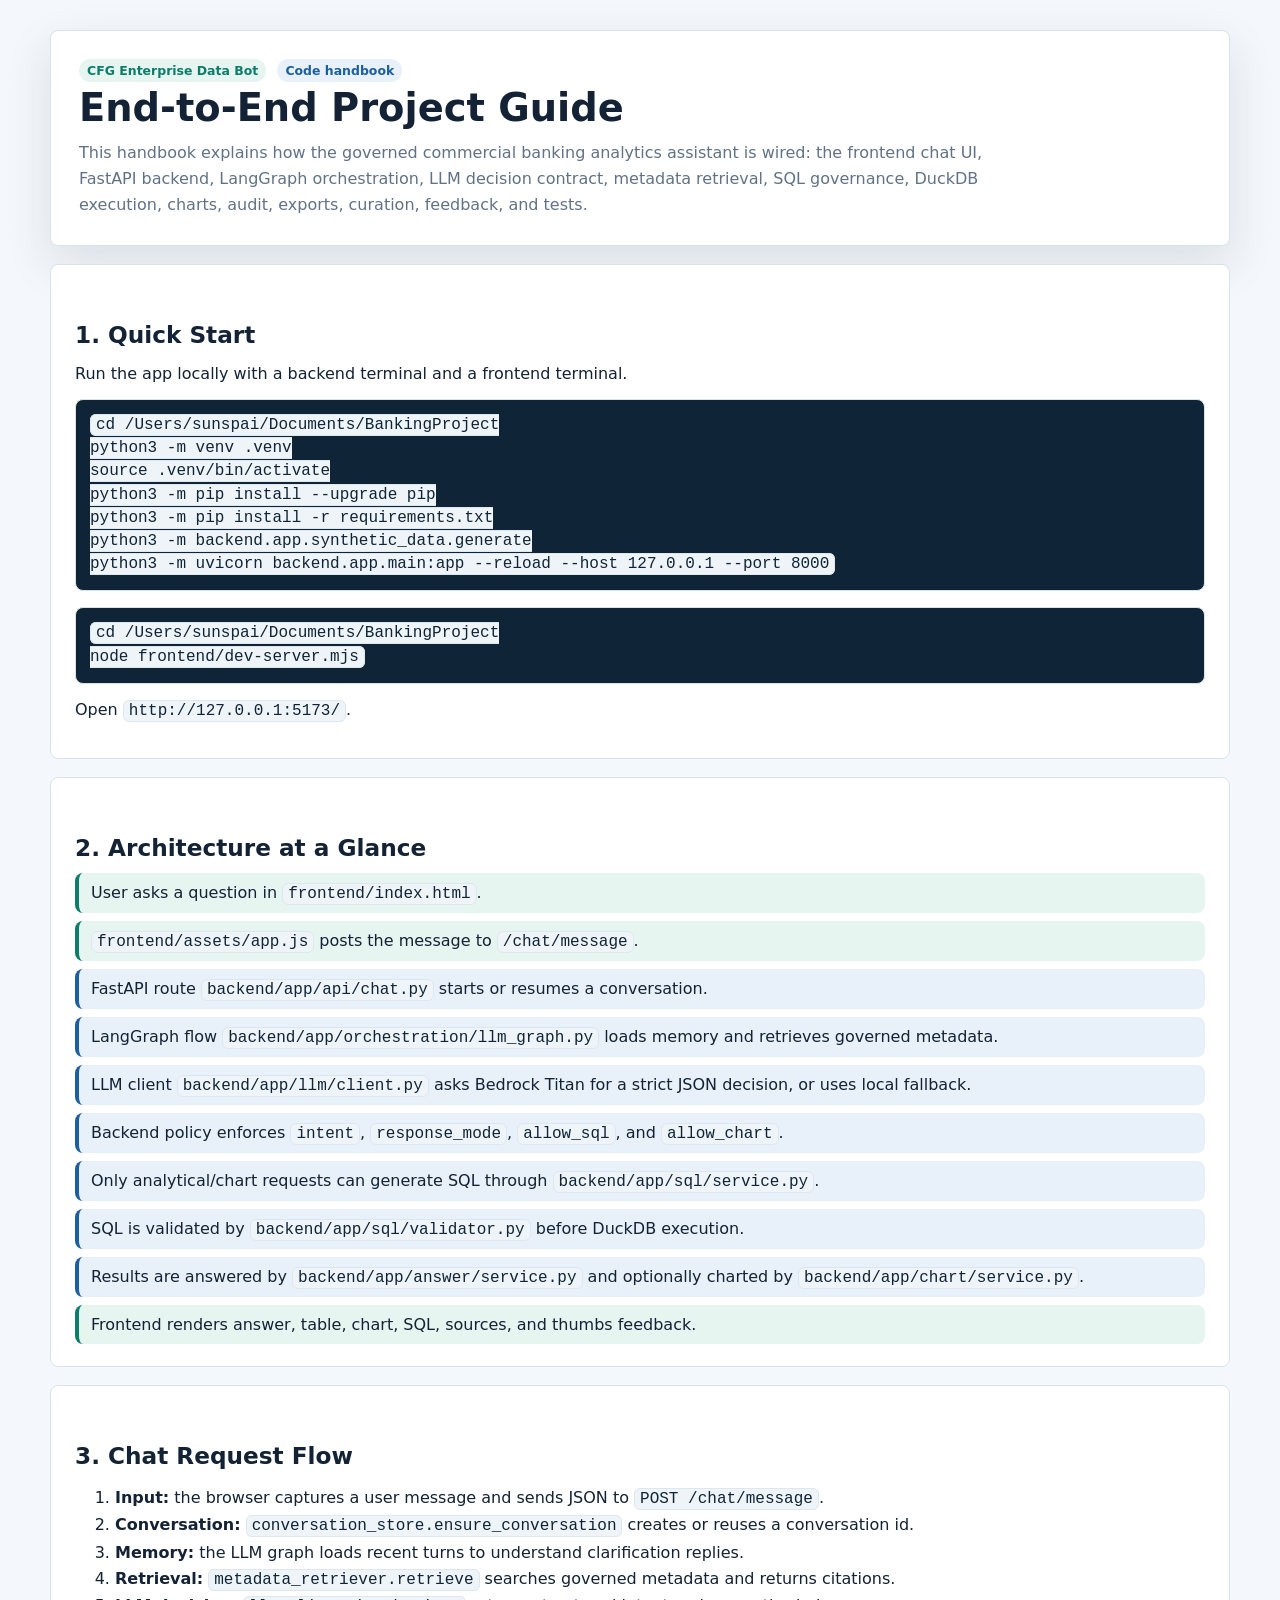
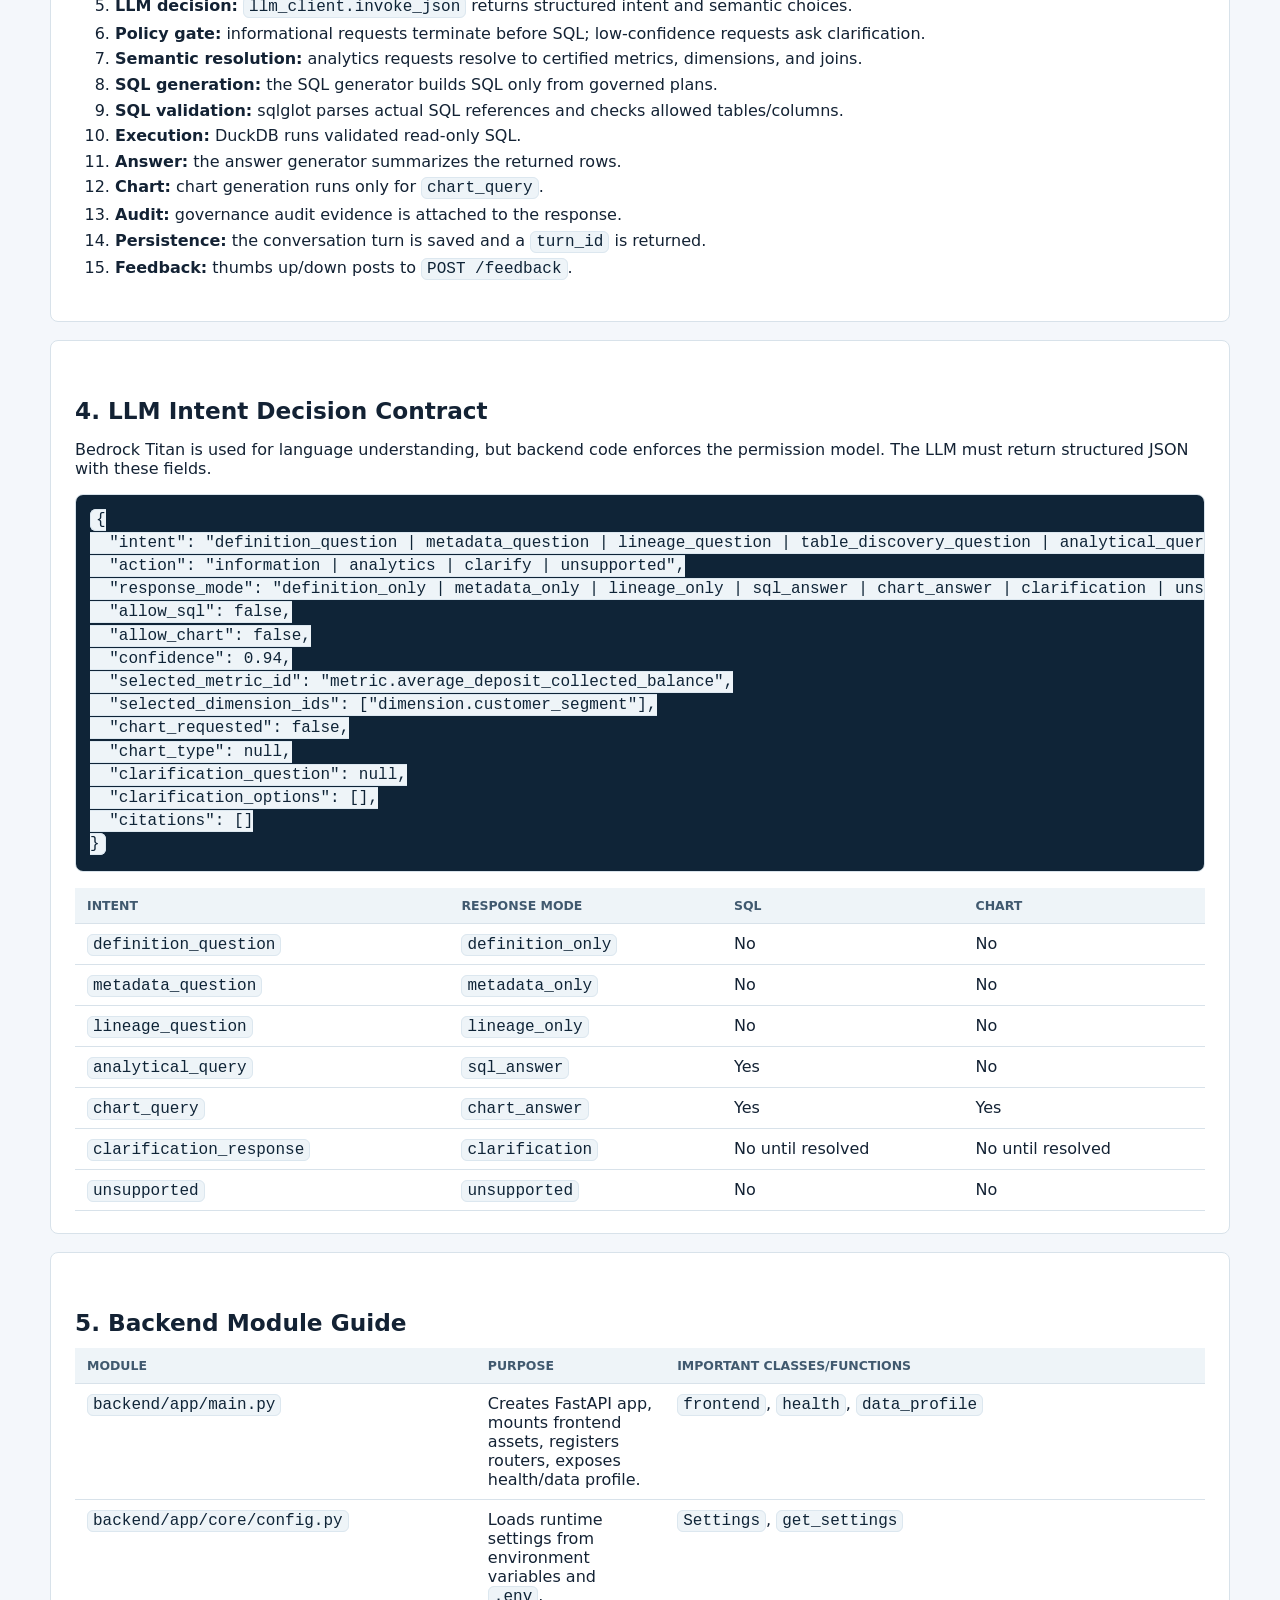
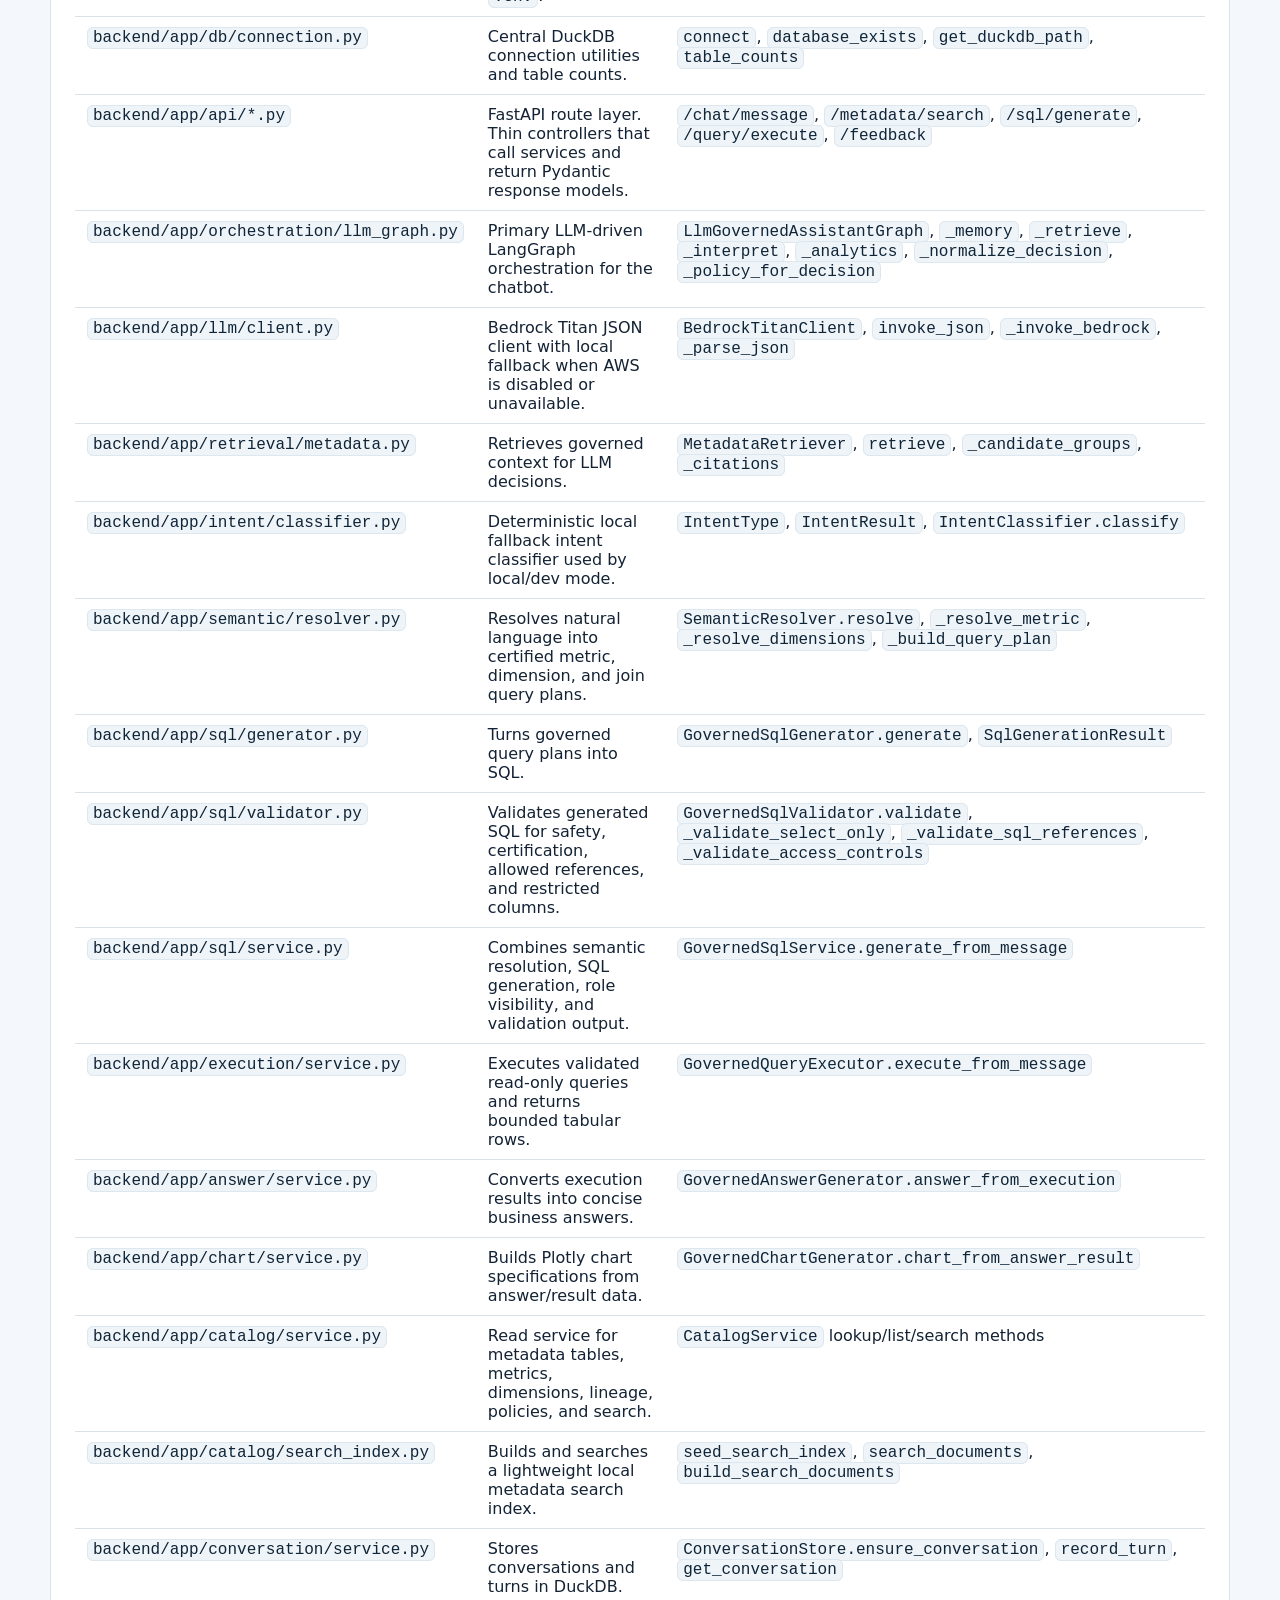
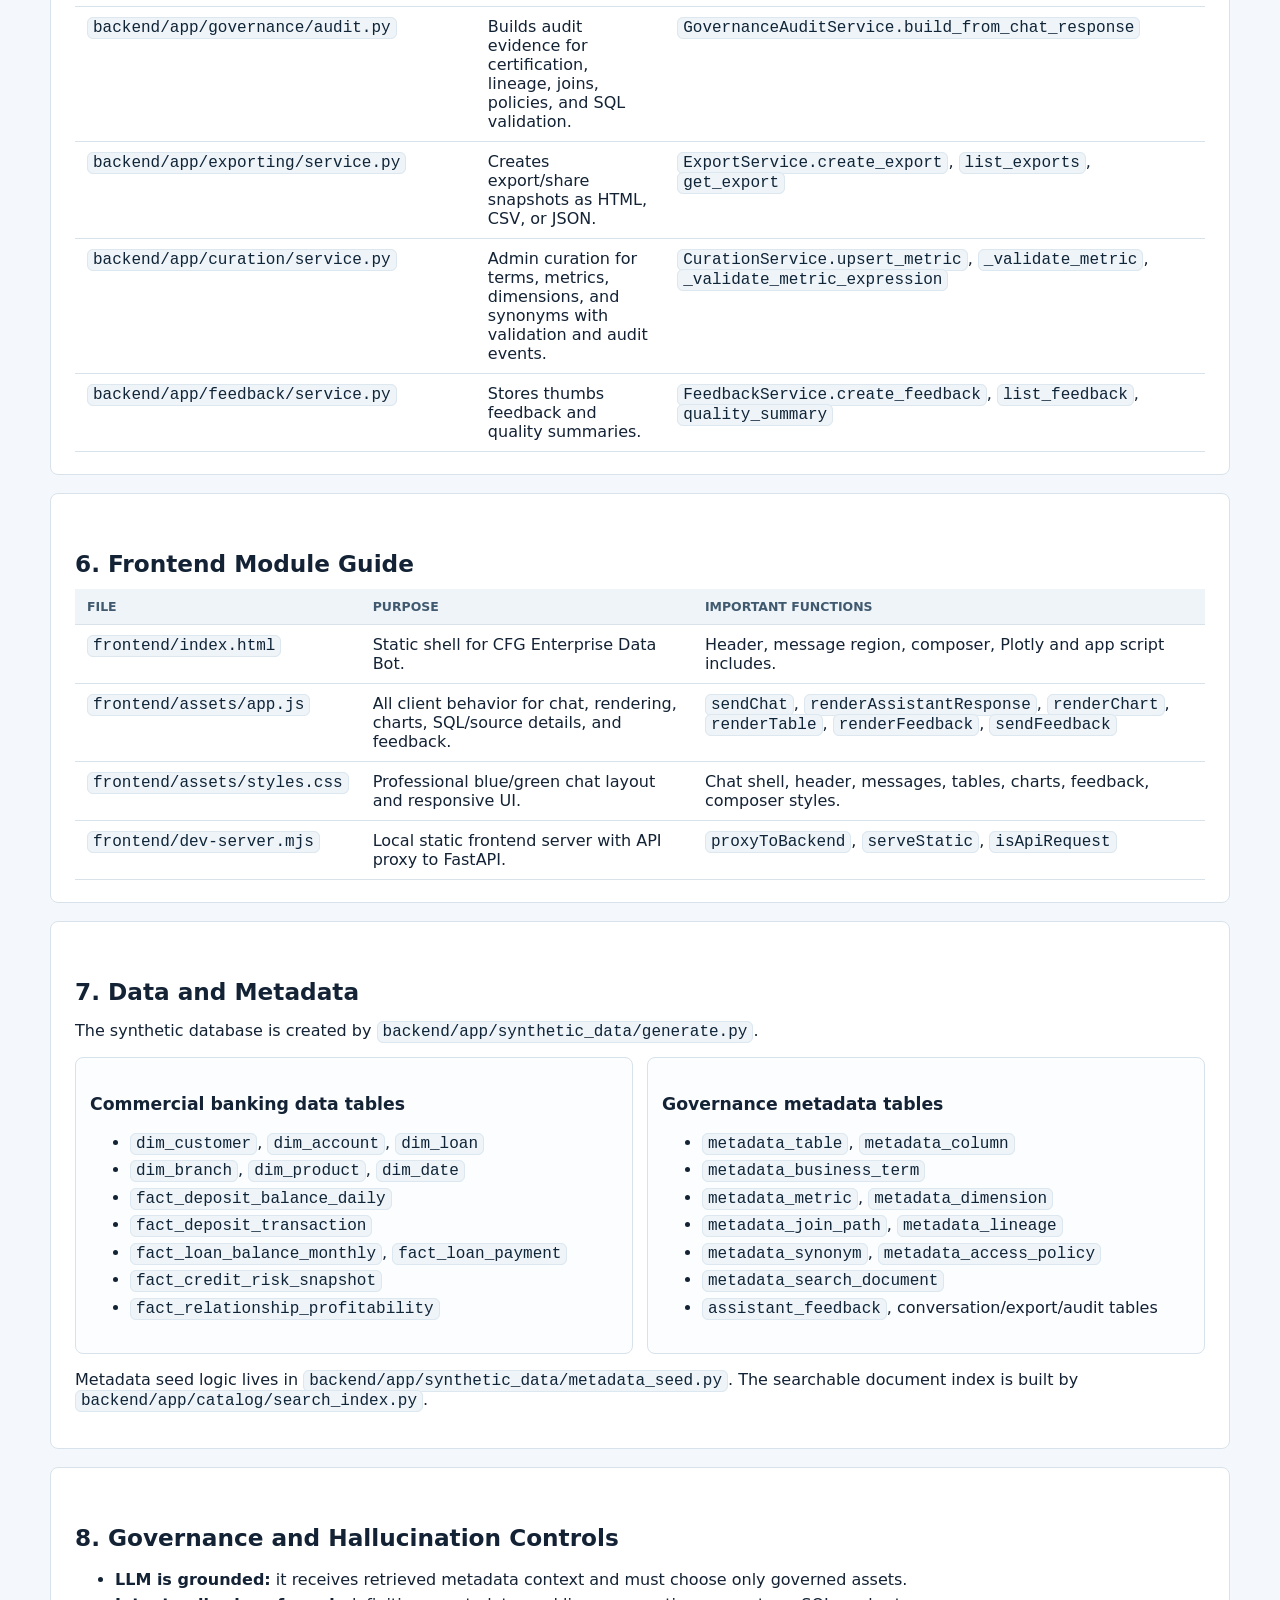
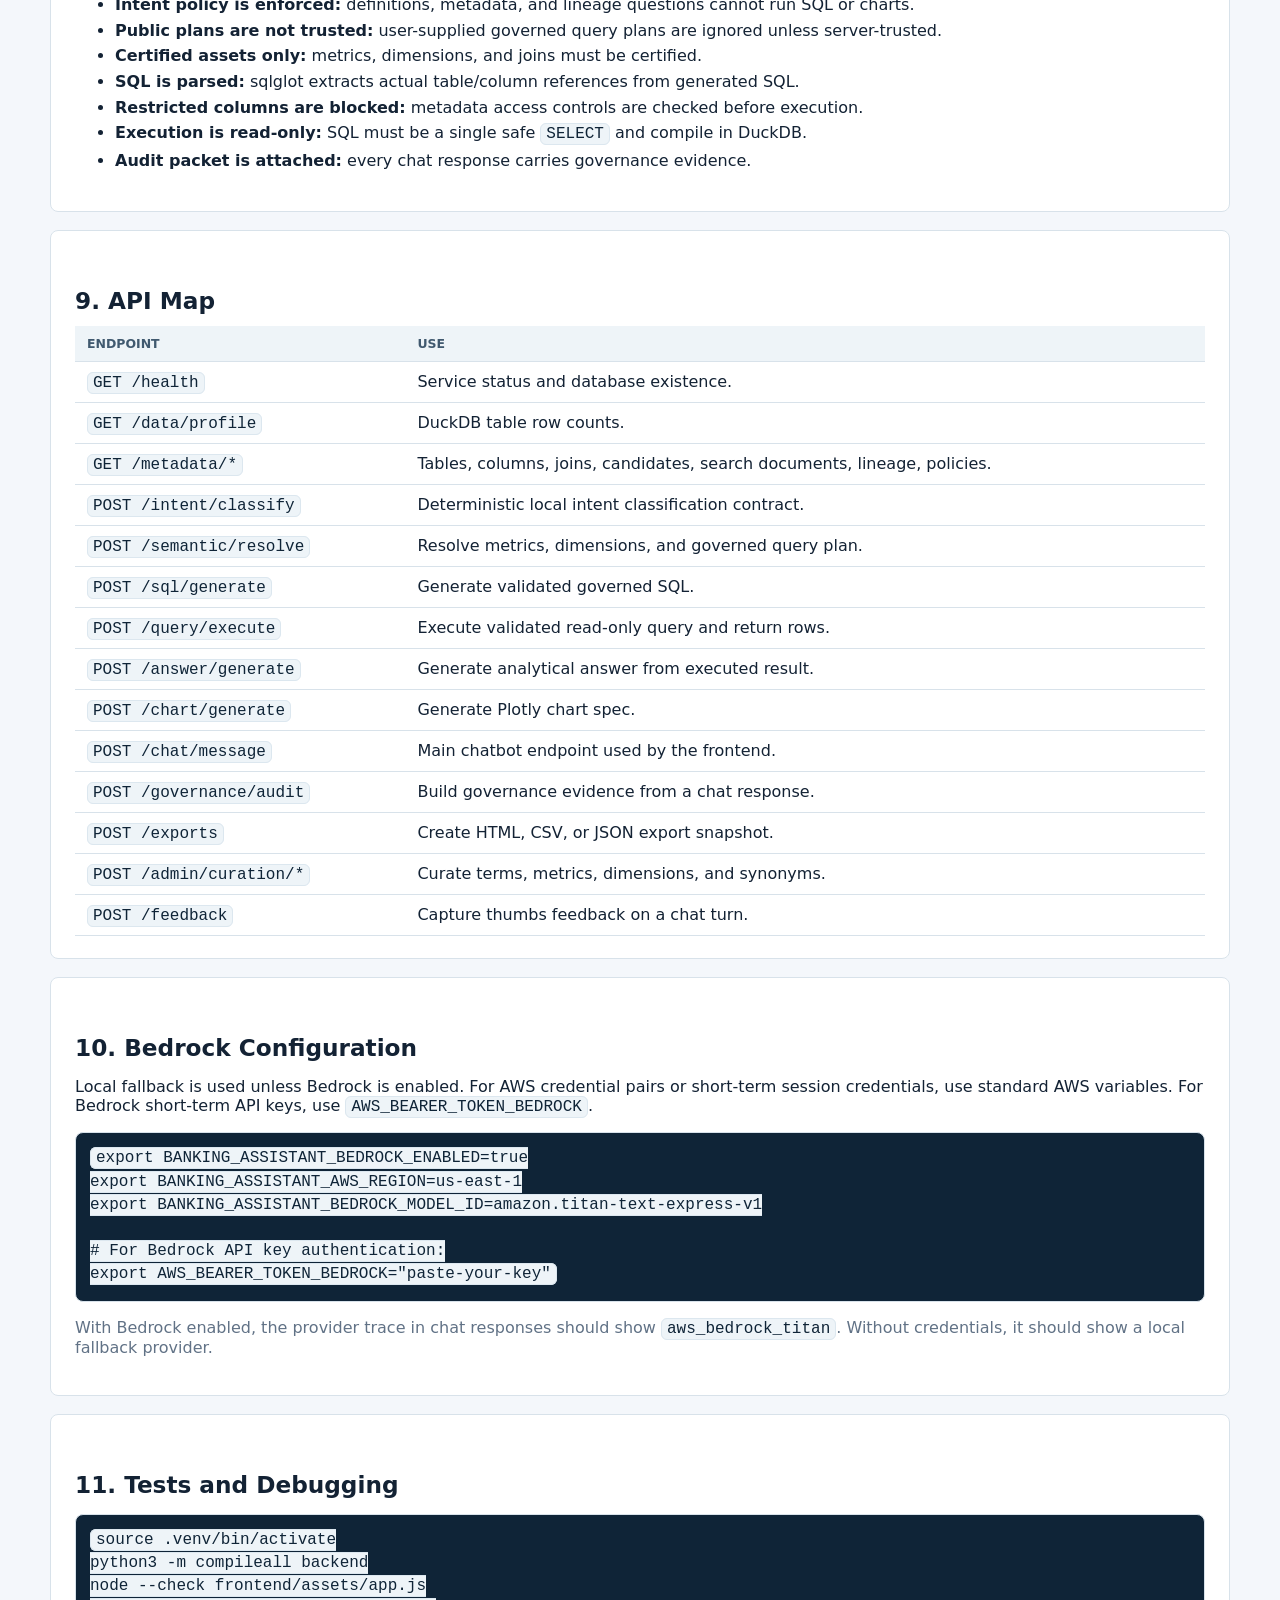
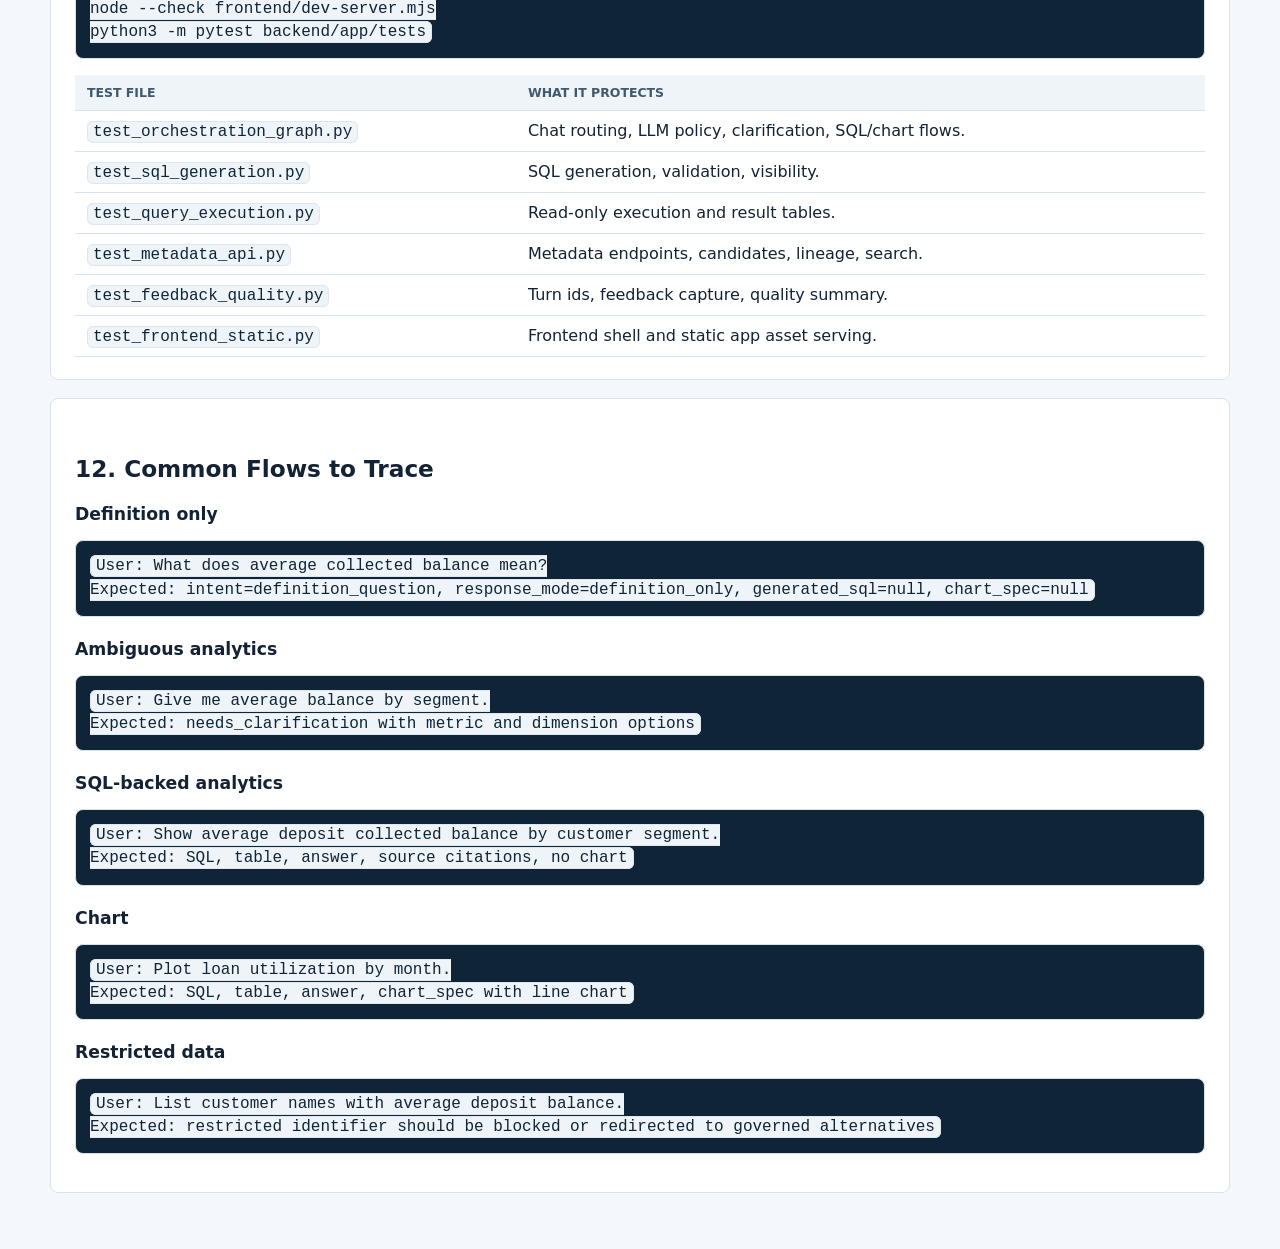
<file: docs/code_handbook.html>
<!doctype html>
<html lang="en">
  <head>
    <meta charset="utf-8" />
    <meta name="viewport" content="width=device-width, initial-scale=1" />
    <title>CFG Enterprise Data Bot Code Handbook</title>
    <style>
      :root {
        --page: #f4f7fb;
        --surface: #ffffff;
        --ink: #132234;
        --muted: #617286;
        --line: #d8e2ea;
        --blue: #1b5f9e;
        --green: #0b7d68;
        --blue-soft: #e8f1fa;
        --green-soft: #e7f5f1;
        --code: #0f2437;
      }

      * {
        box-sizing: border-box;
      }

      body {
        margin: 0;
        background: var(--page);
        color: var(--ink);
        font-family:
          Inter, ui-sans-serif, system-ui, -apple-system, BlinkMacSystemFont, "Segoe UI",
          sans-serif;
        letter-spacing: 0;
      }

      main {
        width: min(1180px, calc(100vw - 32px));
        margin: 0 auto;
        padding: 30px 0 56px;
      }

      header {
        padding: 28px;
        border: 1px solid var(--line);
        border-radius: 8px;
        background: var(--surface);
        box-shadow: 0 18px 48px rgba(30, 54, 78, 0.12);
      }

      header p {
        max-width: 920px;
        margin: 12px 0 0;
        color: var(--muted);
        line-height: 1.6;
      }

      h1 {
        margin: 0;
        font-size: 2.4rem;
        line-height: 1.05;
      }

      h2 {
        margin: 34px 0 12px;
        font-size: 1.45rem;
      }

      h3 {
        margin: 22px 0 8px;
        font-size: 1.08rem;
      }

      a {
        color: var(--blue);
      }

      code,
      pre {
        font-family: "SFMono-Regular", Consolas, "Liberation Mono", Menlo, monospace;
      }

      code {
        color: var(--code);
        background: #eef4f8;
        border: 1px solid #dce7ef;
        border-radius: 6px;
        padding: 1px 5px;
      }

      pre {
        overflow: auto;
        padding: 14px;
        border: 1px solid var(--line);
        border-radius: 8px;
        background: #0f2437;
        color: #eaf3f8;
        line-height: 1.45;
      }

      section {
        padding: 22px 24px;
        margin-top: 18px;
        border: 1px solid var(--line);
        border-radius: 8px;
        background: var(--surface);
      }

      table {
        width: 100%;
        border-collapse: collapse;
        margin-top: 10px;
      }

      th,
      td {
        padding: 10px 12px;
        border-bottom: 1px solid var(--line);
        text-align: left;
        vertical-align: top;
      }

      th {
        background: #eef4f8;
        color: #40596f;
        font-size: 0.78rem;
        text-transform: uppercase;
      }

      ul,
      ol {
        line-height: 1.6;
      }

      .tag {
        display: inline-block;
        margin: 0 6px 6px 0;
        padding: 4px 8px;
        border-radius: 999px;
        background: var(--blue-soft);
        color: var(--blue);
        font-size: 0.78rem;
        font-weight: 800;
      }

      .tag.green {
        background: var(--green-soft);
        color: var(--green);
      }

      .grid {
        display: grid;
        grid-template-columns: repeat(2, minmax(0, 1fr));
        gap: 14px;
      }

      .box {
        padding: 14px;
        border: 1px solid var(--line);
        border-radius: 8px;
        background: #fbfdff;
      }

      .flow {
        display: grid;
        gap: 8px;
      }

      .step {
        padding: 10px 12px;
        border-left: 4px solid var(--blue);
        border-radius: 8px;
        background: var(--blue-soft);
      }

      .step.green {
        border-left-color: var(--green);
        background: var(--green-soft);
      }

      .muted {
        color: var(--muted);
      }

      @media (max-width: 820px) {
        .grid {
          grid-template-columns: 1fr;
        }

        main {
          width: calc(100vw - 20px);
          padding-top: 12px;
        }
      }
    </style>
  </head>
  <body>
    <main>
      <header>
        <span class="tag green">CFG Enterprise Data Bot</span>
        <span class="tag">Code handbook</span>
        <h1>End-to-End Project Guide</h1>
        <p>
          This handbook explains how the governed commercial banking analytics assistant is wired:
          the frontend chat UI, FastAPI backend, LangGraph orchestration, LLM decision contract,
          metadata retrieval, SQL governance, DuckDB execution, charts, audit, exports, curation,
          feedback, and tests.
        </p>
      </header>

      <section id="quick-start">
        <h2>1. Quick Start</h2>
        <p>Run the app locally with a backend terminal and a frontend terminal.</p>
        <pre><code>cd /Users/sunspai/Documents/BankingProject
python3 -m venv .venv
source .venv/bin/activate
python3 -m pip install --upgrade pip
python3 -m pip install -r requirements.txt
python3 -m backend.app.synthetic_data.generate
python3 -m uvicorn backend.app.main:app --reload --host 127.0.0.1 --port 8000</code></pre>
        <pre><code>cd /Users/sunspai/Documents/BankingProject
node frontend/dev-server.mjs</code></pre>
        <p>Open <code>http://127.0.0.1:5173/</code>.</p>
      </section>

      <section id="architecture">
        <h2>2. Architecture at a Glance</h2>
        <div class="flow">
          <div class="step green">User asks a question in <code>frontend/index.html</code>.</div>
          <div class="step green"><code>frontend/assets/app.js</code> posts the message to <code>/chat/message</code>.</div>
          <div class="step">FastAPI route <code>backend/app/api/chat.py</code> starts or resumes a conversation.</div>
          <div class="step">LangGraph flow <code>backend/app/orchestration/llm_graph.py</code> loads memory and retrieves governed metadata.</div>
          <div class="step">LLM client <code>backend/app/llm/client.py</code> asks Bedrock Titan for a strict JSON decision, or uses local fallback.</div>
          <div class="step">Backend policy enforces <code>intent</code>, <code>response_mode</code>, <code>allow_sql</code>, and <code>allow_chart</code>.</div>
          <div class="step">Only analytical/chart requests can generate SQL through <code>backend/app/sql/service.py</code>.</div>
          <div class="step">SQL is validated by <code>backend/app/sql/validator.py</code> before DuckDB execution.</div>
          <div class="step">Results are answered by <code>backend/app/answer/service.py</code> and optionally charted by <code>backend/app/chart/service.py</code>.</div>
          <div class="step green">Frontend renders answer, table, chart, SQL, sources, and thumbs feedback.</div>
        </div>
      </section>

      <section id="request-flow">
        <h2>3. Chat Request Flow</h2>
        <ol>
          <li><strong>Input:</strong> the browser captures a user message and sends JSON to <code>POST /chat/message</code>.</li>
          <li><strong>Conversation:</strong> <code>conversation_store.ensure_conversation</code> creates or reuses a conversation id.</li>
          <li><strong>Memory:</strong> the LLM graph loads recent turns to understand clarification replies.</li>
          <li><strong>Retrieval:</strong> <code>metadata_retriever.retrieve</code> searches governed metadata and returns citations.</li>
          <li><strong>LLM decision:</strong> <code>llm_client.invoke_json</code> returns structured intent and semantic choices.</li>
          <li><strong>Policy gate:</strong> informational requests terminate before SQL; low-confidence requests ask clarification.</li>
          <li><strong>Semantic resolution:</strong> analytics requests resolve to certified metrics, dimensions, and joins.</li>
          <li><strong>SQL generation:</strong> the SQL generator builds SQL only from governed plans.</li>
          <li><strong>SQL validation:</strong> sqlglot parses actual SQL references and checks allowed tables/columns.</li>
          <li><strong>Execution:</strong> DuckDB runs validated read-only SQL.</li>
          <li><strong>Answer:</strong> the answer generator summarizes the returned rows.</li>
          <li><strong>Chart:</strong> chart generation runs only for <code>chart_query</code>.</li>
          <li><strong>Audit:</strong> governance audit evidence is attached to the response.</li>
          <li><strong>Persistence:</strong> the conversation turn is saved and a <code>turn_id</code> is returned.</li>
          <li><strong>Feedback:</strong> thumbs up/down posts to <code>POST /feedback</code>.</li>
        </ol>
      </section>

      <section id="intent-policy">
        <h2>4. LLM Intent Decision Contract</h2>
        <p>
          Bedrock Titan is used for language understanding, but backend code enforces the permission model.
          The LLM must return structured JSON with these fields.
        </p>
        <pre><code>{
  "intent": "definition_question | metadata_question | lineage_question | table_discovery_question | analytical_query | chart_query | clarification_response | unsupported",
  "action": "information | analytics | clarify | unsupported",
  "response_mode": "definition_only | metadata_only | lineage_only | sql_answer | chart_answer | clarification | unsupported",
  "allow_sql": false,
  "allow_chart": false,
  "confidence": 0.94,
  "selected_metric_id": "metric.average_deposit_collected_balance",
  "selected_dimension_ids": ["dimension.customer_segment"],
  "chart_requested": false,
  "chart_type": null,
  "clarification_question": null,
  "clarification_options": [],
  "citations": []
}</code></pre>
        <table>
          <thead>
            <tr>
              <th>Intent</th>
              <th>Response mode</th>
              <th>SQL</th>
              <th>Chart</th>
            </tr>
          </thead>
          <tbody>
            <tr><td><code>definition_question</code></td><td><code>definition_only</code></td><td>No</td><td>No</td></tr>
            <tr><td><code>metadata_question</code></td><td><code>metadata_only</code></td><td>No</td><td>No</td></tr>
            <tr><td><code>lineage_question</code></td><td><code>lineage_only</code></td><td>No</td><td>No</td></tr>
            <tr><td><code>analytical_query</code></td><td><code>sql_answer</code></td><td>Yes</td><td>No</td></tr>
            <tr><td><code>chart_query</code></td><td><code>chart_answer</code></td><td>Yes</td><td>Yes</td></tr>
            <tr><td><code>clarification_response</code></td><td><code>clarification</code></td><td>No until resolved</td><td>No until resolved</td></tr>
            <tr><td><code>unsupported</code></td><td><code>unsupported</code></td><td>No</td><td>No</td></tr>
          </tbody>
        </table>
      </section>

      <section id="backend-modules">
        <h2>5. Backend Module Guide</h2>
        <table>
          <thead>
            <tr>
              <th>Module</th>
              <th>Purpose</th>
              <th>Important classes/functions</th>
            </tr>
          </thead>
          <tbody>
            <tr>
              <td><code>backend/app/main.py</code></td>
              <td>Creates FastAPI app, mounts frontend assets, registers routers, exposes health/data profile.</td>
              <td><code>frontend</code>, <code>health</code>, <code>data_profile</code></td>
            </tr>
            <tr>
              <td><code>backend/app/core/config.py</code></td>
              <td>Loads runtime settings from environment variables and <code>.env</code>.</td>
              <td><code>Settings</code>, <code>get_settings</code></td>
            </tr>
            <tr>
              <td><code>backend/app/db/connection.py</code></td>
              <td>Central DuckDB connection utilities and table counts.</td>
              <td><code>connect</code>, <code>database_exists</code>, <code>get_duckdb_path</code>, <code>table_counts</code></td>
            </tr>
            <tr>
              <td><code>backend/app/api/*.py</code></td>
              <td>FastAPI route layer. Thin controllers that call services and return Pydantic response models.</td>
              <td><code>/chat/message</code>, <code>/metadata/search</code>, <code>/sql/generate</code>, <code>/query/execute</code>, <code>/feedback</code></td>
            </tr>
            <tr>
              <td><code>backend/app/orchestration/llm_graph.py</code></td>
              <td>Primary LLM-driven LangGraph orchestration for the chatbot.</td>
              <td><code>LlmGovernedAssistantGraph</code>, <code>_memory</code>, <code>_retrieve</code>, <code>_interpret</code>, <code>_analytics</code>, <code>_normalize_decision</code>, <code>_policy_for_decision</code></td>
            </tr>
            <tr>
              <td><code>backend/app/llm/client.py</code></td>
              <td>Bedrock Titan JSON client with local fallback when AWS is disabled or unavailable.</td>
              <td><code>BedrockTitanClient</code>, <code>invoke_json</code>, <code>_invoke_bedrock</code>, <code>_parse_json</code></td>
            </tr>
            <tr>
              <td><code>backend/app/retrieval/metadata.py</code></td>
              <td>Retrieves governed context for LLM decisions.</td>
              <td><code>MetadataRetriever</code>, <code>retrieve</code>, <code>_candidate_groups</code>, <code>_citations</code></td>
            </tr>
            <tr>
              <td><code>backend/app/intent/classifier.py</code></td>
              <td>Deterministic local fallback intent classifier used by local/dev mode.</td>
              <td><code>IntentType</code>, <code>IntentResult</code>, <code>IntentClassifier.classify</code></td>
            </tr>
            <tr>
              <td><code>backend/app/semantic/resolver.py</code></td>
              <td>Resolves natural language into certified metric, dimension, and join query plans.</td>
              <td><code>SemanticResolver.resolve</code>, <code>_resolve_metric</code>, <code>_resolve_dimensions</code>, <code>_build_query_plan</code></td>
            </tr>
            <tr>
              <td><code>backend/app/sql/generator.py</code></td>
              <td>Turns governed query plans into SQL.</td>
              <td><code>GovernedSqlGenerator.generate</code>, <code>SqlGenerationResult</code></td>
            </tr>
            <tr>
              <td><code>backend/app/sql/validator.py</code></td>
              <td>Validates generated SQL for safety, certification, allowed references, and restricted columns.</td>
              <td><code>GovernedSqlValidator.validate</code>, <code>_validate_select_only</code>, <code>_validate_sql_references</code>, <code>_validate_access_controls</code></td>
            </tr>
            <tr>
              <td><code>backend/app/sql/service.py</code></td>
              <td>Combines semantic resolution, SQL generation, role visibility, and validation output.</td>
              <td><code>GovernedSqlService.generate_from_message</code></td>
            </tr>
            <tr>
              <td><code>backend/app/execution/service.py</code></td>
              <td>Executes validated read-only queries and returns bounded tabular rows.</td>
              <td><code>GovernedQueryExecutor.execute_from_message</code></td>
            </tr>
            <tr>
              <td><code>backend/app/answer/service.py</code></td>
              <td>Converts execution results into concise business answers.</td>
              <td><code>GovernedAnswerGenerator.answer_from_execution</code></td>
            </tr>
            <tr>
              <td><code>backend/app/chart/service.py</code></td>
              <td>Builds Plotly chart specifications from answer/result data.</td>
              <td><code>GovernedChartGenerator.chart_from_answer_result</code></td>
            </tr>
            <tr>
              <td><code>backend/app/catalog/service.py</code></td>
              <td>Read service for metadata tables, metrics, dimensions, lineage, policies, and search.</td>
              <td><code>CatalogService</code> lookup/list/search methods</td>
            </tr>
            <tr>
              <td><code>backend/app/catalog/search_index.py</code></td>
              <td>Builds and searches a lightweight local metadata search index.</td>
              <td><code>seed_search_index</code>, <code>search_documents</code>, <code>build_search_documents</code></td>
            </tr>
            <tr>
              <td><code>backend/app/conversation/service.py</code></td>
              <td>Stores conversations and turns in DuckDB.</td>
              <td><code>ConversationStore.ensure_conversation</code>, <code>record_turn</code>, <code>get_conversation</code></td>
            </tr>
            <tr>
              <td><code>backend/app/governance/audit.py</code></td>
              <td>Builds audit evidence for certification, lineage, joins, policies, and SQL validation.</td>
              <td><code>GovernanceAuditService.build_from_chat_response</code></td>
            </tr>
            <tr>
              <td><code>backend/app/exporting/service.py</code></td>
              <td>Creates export/share snapshots as HTML, CSV, or JSON.</td>
              <td><code>ExportService.create_export</code>, <code>list_exports</code>, <code>get_export</code></td>
            </tr>
            <tr>
              <td><code>backend/app/curation/service.py</code></td>
              <td>Admin curation for terms, metrics, dimensions, and synonyms with validation and audit events.</td>
              <td><code>CurationService.upsert_metric</code>, <code>_validate_metric</code>, <code>_validate_metric_expression</code></td>
            </tr>
            <tr>
              <td><code>backend/app/feedback/service.py</code></td>
              <td>Stores thumbs feedback and quality summaries.</td>
              <td><code>FeedbackService.create_feedback</code>, <code>list_feedback</code>, <code>quality_summary</code></td>
            </tr>
          </tbody>
        </table>
      </section>

      <section id="frontend-modules">
        <h2>6. Frontend Module Guide</h2>
        <table>
          <thead>
            <tr>
              <th>File</th>
              <th>Purpose</th>
              <th>Important functions</th>
            </tr>
          </thead>
          <tbody>
            <tr>
              <td><code>frontend/index.html</code></td>
              <td>Static shell for CFG Enterprise Data Bot.</td>
              <td>Header, message region, composer, Plotly and app script includes.</td>
            </tr>
            <tr>
              <td><code>frontend/assets/app.js</code></td>
              <td>All client behavior for chat, rendering, charts, SQL/source details, and feedback.</td>
              <td><code>sendChat</code>, <code>renderAssistantResponse</code>, <code>renderChart</code>, <code>renderTable</code>, <code>renderFeedback</code>, <code>sendFeedback</code></td>
            </tr>
            <tr>
              <td><code>frontend/assets/styles.css</code></td>
              <td>Professional blue/green chat layout and responsive UI.</td>
              <td>Chat shell, header, messages, tables, charts, feedback, composer styles.</td>
            </tr>
            <tr>
              <td><code>frontend/dev-server.mjs</code></td>
              <td>Local static frontend server with API proxy to FastAPI.</td>
              <td><code>proxyToBackend</code>, <code>serveStatic</code>, <code>isApiRequest</code></td>
            </tr>
          </tbody>
        </table>
      </section>

      <section id="data">
        <h2>7. Data and Metadata</h2>
        <p>The synthetic database is created by <code>backend/app/synthetic_data/generate.py</code>.</p>
        <div class="grid">
          <div class="box">
            <h3>Commercial banking data tables</h3>
            <ul>
              <li><code>dim_customer</code>, <code>dim_account</code>, <code>dim_loan</code></li>
              <li><code>dim_branch</code>, <code>dim_product</code>, <code>dim_date</code></li>
              <li><code>fact_deposit_balance_daily</code></li>
              <li><code>fact_deposit_transaction</code></li>
              <li><code>fact_loan_balance_monthly</code>, <code>fact_loan_payment</code></li>
              <li><code>fact_credit_risk_snapshot</code></li>
              <li><code>fact_relationship_profitability</code></li>
            </ul>
          </div>
          <div class="box">
            <h3>Governance metadata tables</h3>
            <ul>
              <li><code>metadata_table</code>, <code>metadata_column</code></li>
              <li><code>metadata_business_term</code></li>
              <li><code>metadata_metric</code>, <code>metadata_dimension</code></li>
              <li><code>metadata_join_path</code>, <code>metadata_lineage</code></li>
              <li><code>metadata_synonym</code>, <code>metadata_access_policy</code></li>
              <li><code>metadata_search_document</code></li>
              <li><code>assistant_feedback</code>, conversation/export/audit tables</li>
            </ul>
          </div>
        </div>
        <p>
          Metadata seed logic lives in <code>backend/app/synthetic_data/metadata_seed.py</code>.
          The searchable document index is built by <code>backend/app/catalog/search_index.py</code>.
        </p>
      </section>

      <section id="governance">
        <h2>8. Governance and Hallucination Controls</h2>
        <ul>
          <li><strong>LLM is grounded:</strong> it receives retrieved metadata context and must choose only governed assets.</li>
          <li><strong>Intent policy is enforced:</strong> definitions, metadata, and lineage questions cannot run SQL or charts.</li>
          <li><strong>Public plans are not trusted:</strong> user-supplied governed query plans are ignored unless server-trusted.</li>
          <li><strong>Certified assets only:</strong> metrics, dimensions, and joins must be certified.</li>
          <li><strong>SQL is parsed:</strong> sqlglot extracts actual table/column references from generated SQL.</li>
          <li><strong>Restricted columns are blocked:</strong> metadata access controls are checked before execution.</li>
          <li><strong>Execution is read-only:</strong> SQL must be a single safe <code>SELECT</code> and compile in DuckDB.</li>
          <li><strong>Audit packet is attached:</strong> every chat response carries governance evidence.</li>
        </ul>
      </section>

      <section id="api-map">
        <h2>9. API Map</h2>
        <table>
          <thead>
            <tr>
              <th>Endpoint</th>
              <th>Use</th>
            </tr>
          </thead>
          <tbody>
            <tr><td><code>GET /health</code></td><td>Service status and database existence.</td></tr>
            <tr><td><code>GET /data/profile</code></td><td>DuckDB table row counts.</td></tr>
            <tr><td><code>GET /metadata/*</code></td><td>Tables, columns, joins, candidates, search documents, lineage, policies.</td></tr>
            <tr><td><code>POST /intent/classify</code></td><td>Deterministic local intent classification contract.</td></tr>
            <tr><td><code>POST /semantic/resolve</code></td><td>Resolve metrics, dimensions, and governed query plan.</td></tr>
            <tr><td><code>POST /sql/generate</code></td><td>Generate validated governed SQL.</td></tr>
            <tr><td><code>POST /query/execute</code></td><td>Execute validated read-only query and return rows.</td></tr>
            <tr><td><code>POST /answer/generate</code></td><td>Generate analytical answer from executed result.</td></tr>
            <tr><td><code>POST /chart/generate</code></td><td>Generate Plotly chart spec.</td></tr>
            <tr><td><code>POST /chat/message</code></td><td>Main chatbot endpoint used by the frontend.</td></tr>
            <tr><td><code>POST /governance/audit</code></td><td>Build governance evidence from a chat response.</td></tr>
            <tr><td><code>POST /exports</code></td><td>Create HTML, CSV, or JSON export snapshot.</td></tr>
            <tr><td><code>POST /admin/curation/*</code></td><td>Curate terms, metrics, dimensions, and synonyms.</td></tr>
            <tr><td><code>POST /feedback</code></td><td>Capture thumbs feedback on a chat turn.</td></tr>
          </tbody>
        </table>
      </section>

      <section id="bedrock">
        <h2>10. Bedrock Configuration</h2>
        <p>Local fallback is used unless Bedrock is enabled. For AWS credential pairs or short-term session credentials, use standard AWS variables. For Bedrock short-term API keys, use <code>AWS_BEARER_TOKEN_BEDROCK</code>.</p>
        <pre><code>export BANKING_ASSISTANT_BEDROCK_ENABLED=true
export BANKING_ASSISTANT_AWS_REGION=us-east-1
export BANKING_ASSISTANT_BEDROCK_MODEL_ID=amazon.titan-text-express-v1

# For Bedrock API key authentication:
export AWS_BEARER_TOKEN_BEDROCK="paste-your-key"</code></pre>
        <p class="muted">
          With Bedrock enabled, the provider trace in chat responses should show <code>aws_bedrock_titan</code>.
          Without credentials, it should show a local fallback provider.
        </p>
      </section>

      <section id="tests">
        <h2>11. Tests and Debugging</h2>
        <pre><code>source .venv/bin/activate
python3 -m compileall backend
node --check frontend/assets/app.js
node --check frontend/dev-server.mjs
python3 -m pytest backend/app/tests</code></pre>
        <table>
          <thead>
            <tr>
              <th>Test file</th>
              <th>What it protects</th>
            </tr>
          </thead>
          <tbody>
            <tr><td><code>test_orchestration_graph.py</code></td><td>Chat routing, LLM policy, clarification, SQL/chart flows.</td></tr>
            <tr><td><code>test_sql_generation.py</code></td><td>SQL generation, validation, visibility.</td></tr>
            <tr><td><code>test_query_execution.py</code></td><td>Read-only execution and result tables.</td></tr>
            <tr><td><code>test_metadata_api.py</code></td><td>Metadata endpoints, candidates, lineage, search.</td></tr>
            <tr><td><code>test_feedback_quality.py</code></td><td>Turn ids, feedback capture, quality summary.</td></tr>
            <tr><td><code>test_frontend_static.py</code></td><td>Frontend shell and static app asset serving.</td></tr>
          </tbody>
        </table>
      </section>

      <section id="common-traces">
        <h2>12. Common Flows to Trace</h2>
        <h3>Definition only</h3>
        <pre><code>User: What does average collected balance mean?
Expected: intent=definition_question, response_mode=definition_only, generated_sql=null, chart_spec=null</code></pre>
        <h3>Ambiguous analytics</h3>
        <pre><code>User: Give me average balance by segment.
Expected: needs_clarification with metric and dimension options</code></pre>
        <h3>SQL-backed analytics</h3>
        <pre><code>User: Show average deposit collected balance by customer segment.
Expected: SQL, table, answer, source citations, no chart</code></pre>
        <h3>Chart</h3>
        <pre><code>User: Plot loan utilization by month.
Expected: SQL, table, answer, chart_spec with line chart</code></pre>
        <h3>Restricted data</h3>
        <pre><code>User: List customer names with average deposit balance.
Expected: restricted identifier should be blocked or redirected to governed alternatives</code></pre>
      </section>
    </main>
  </body>
</html>
</file>
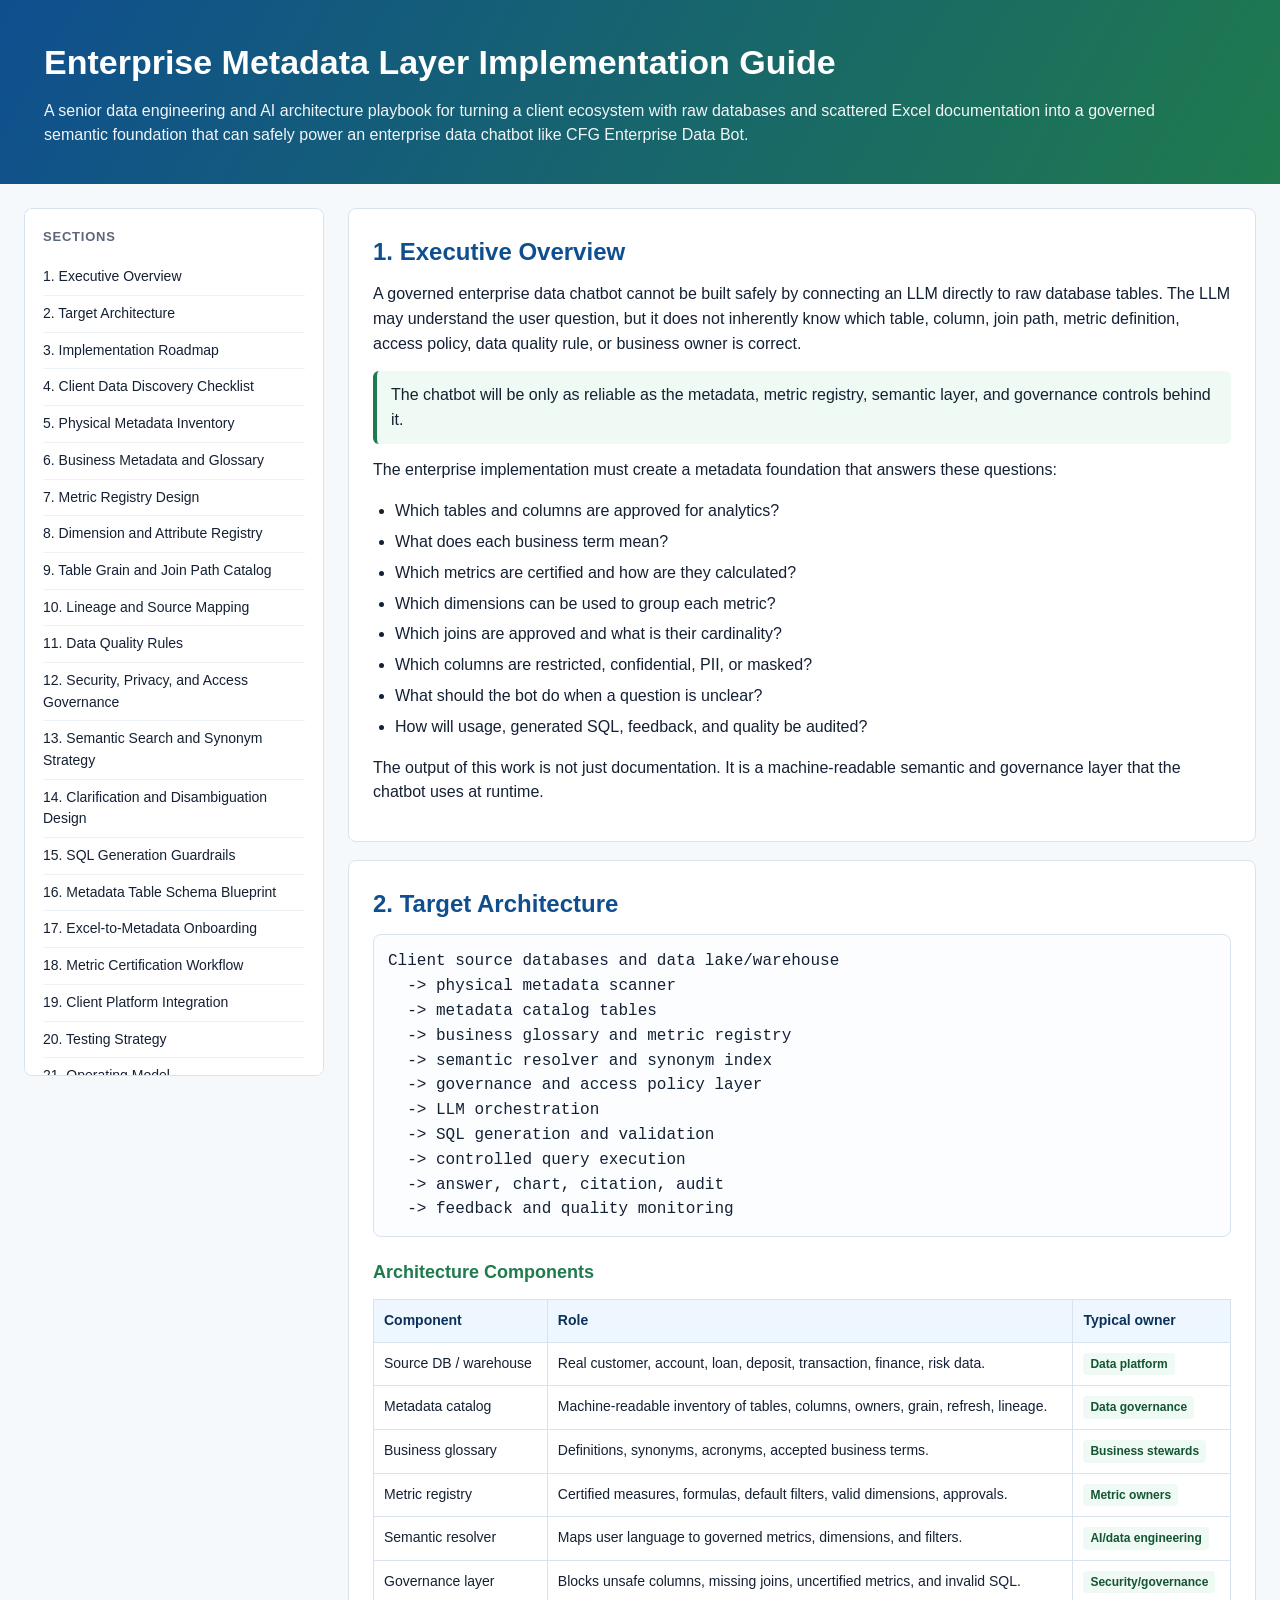
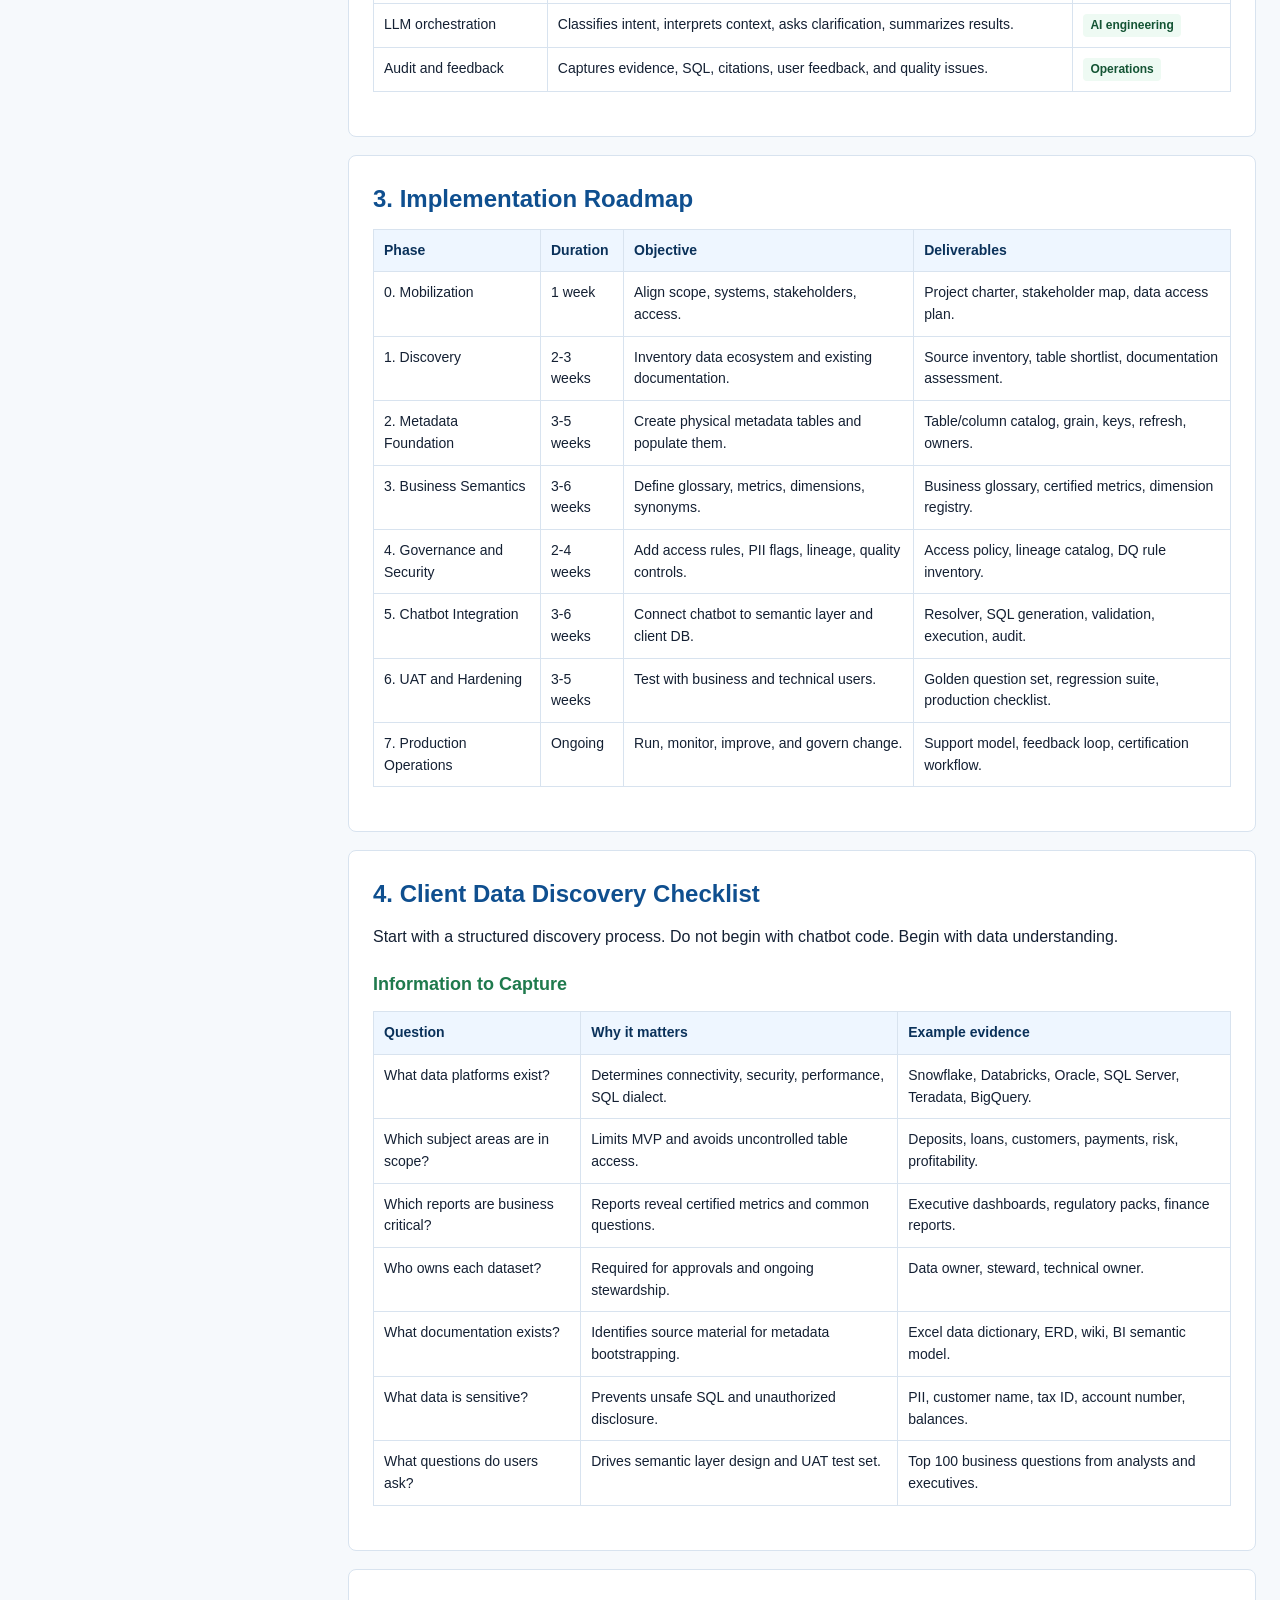
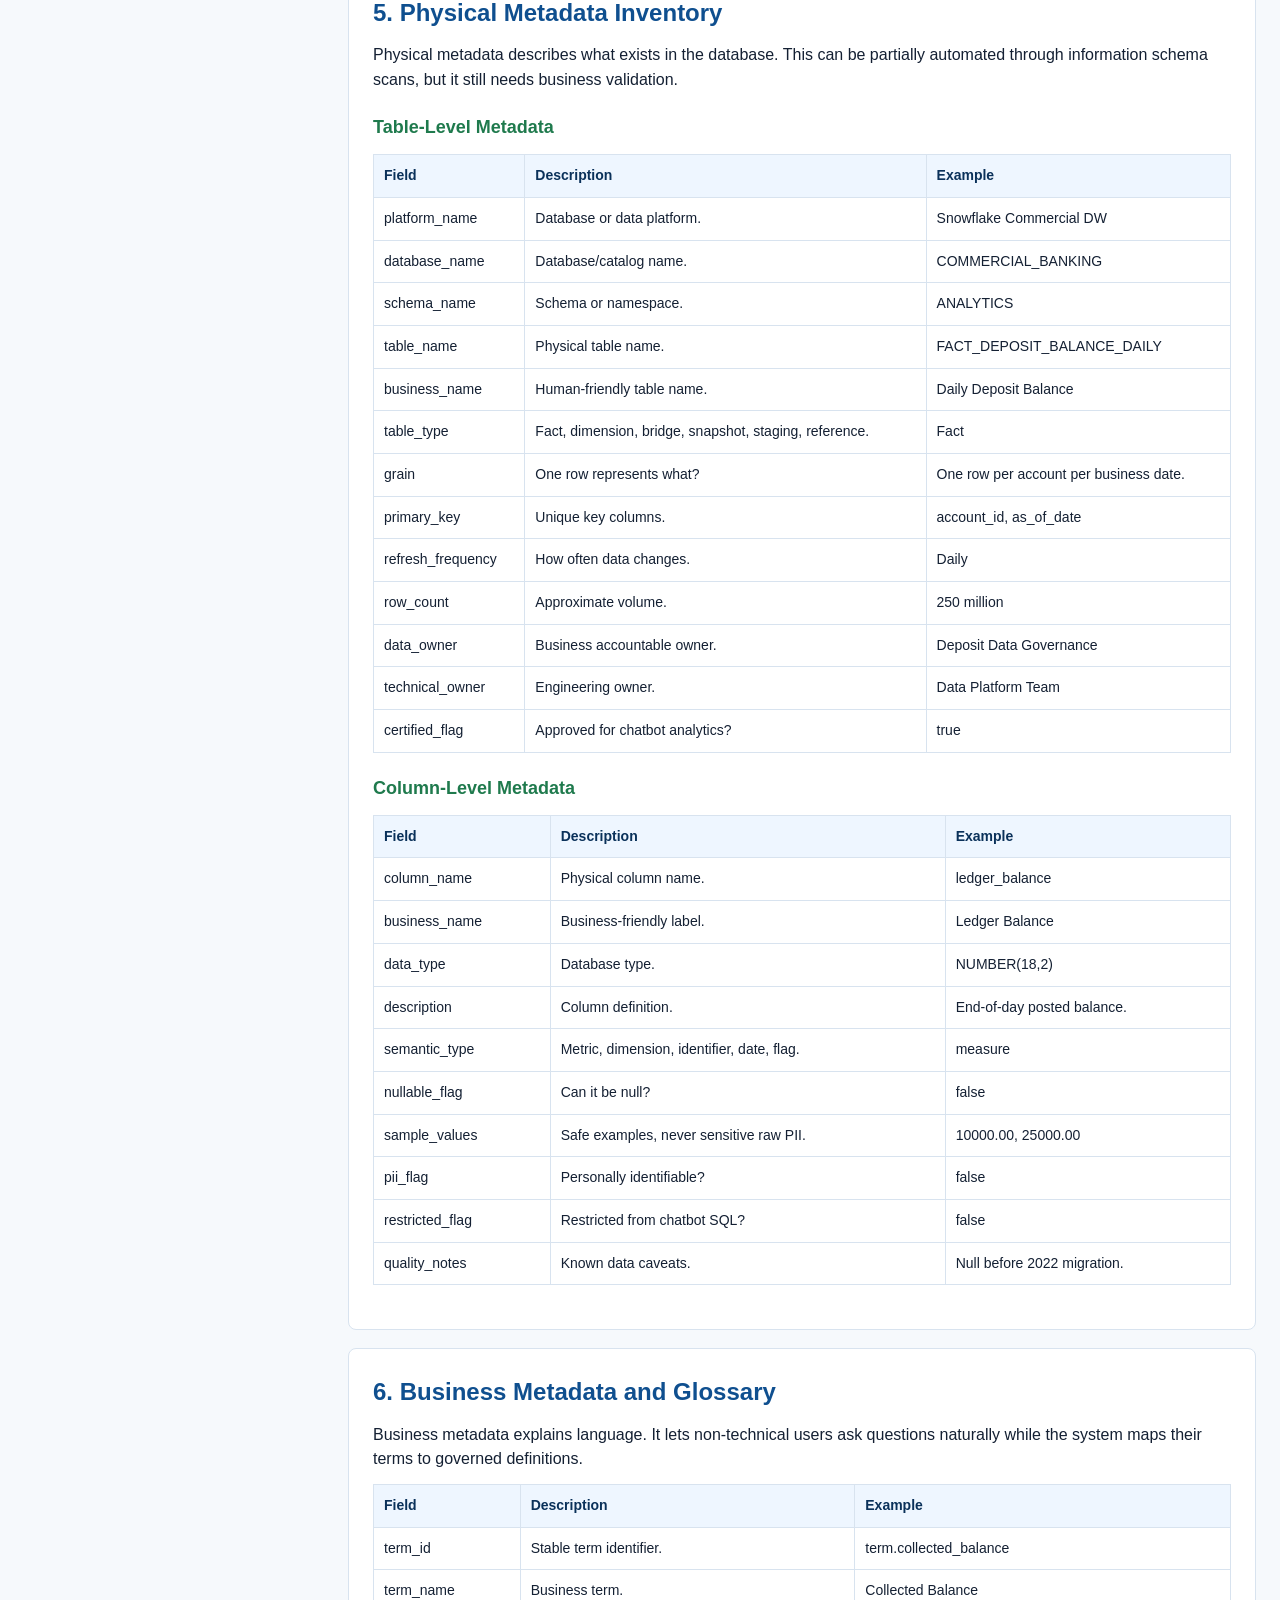
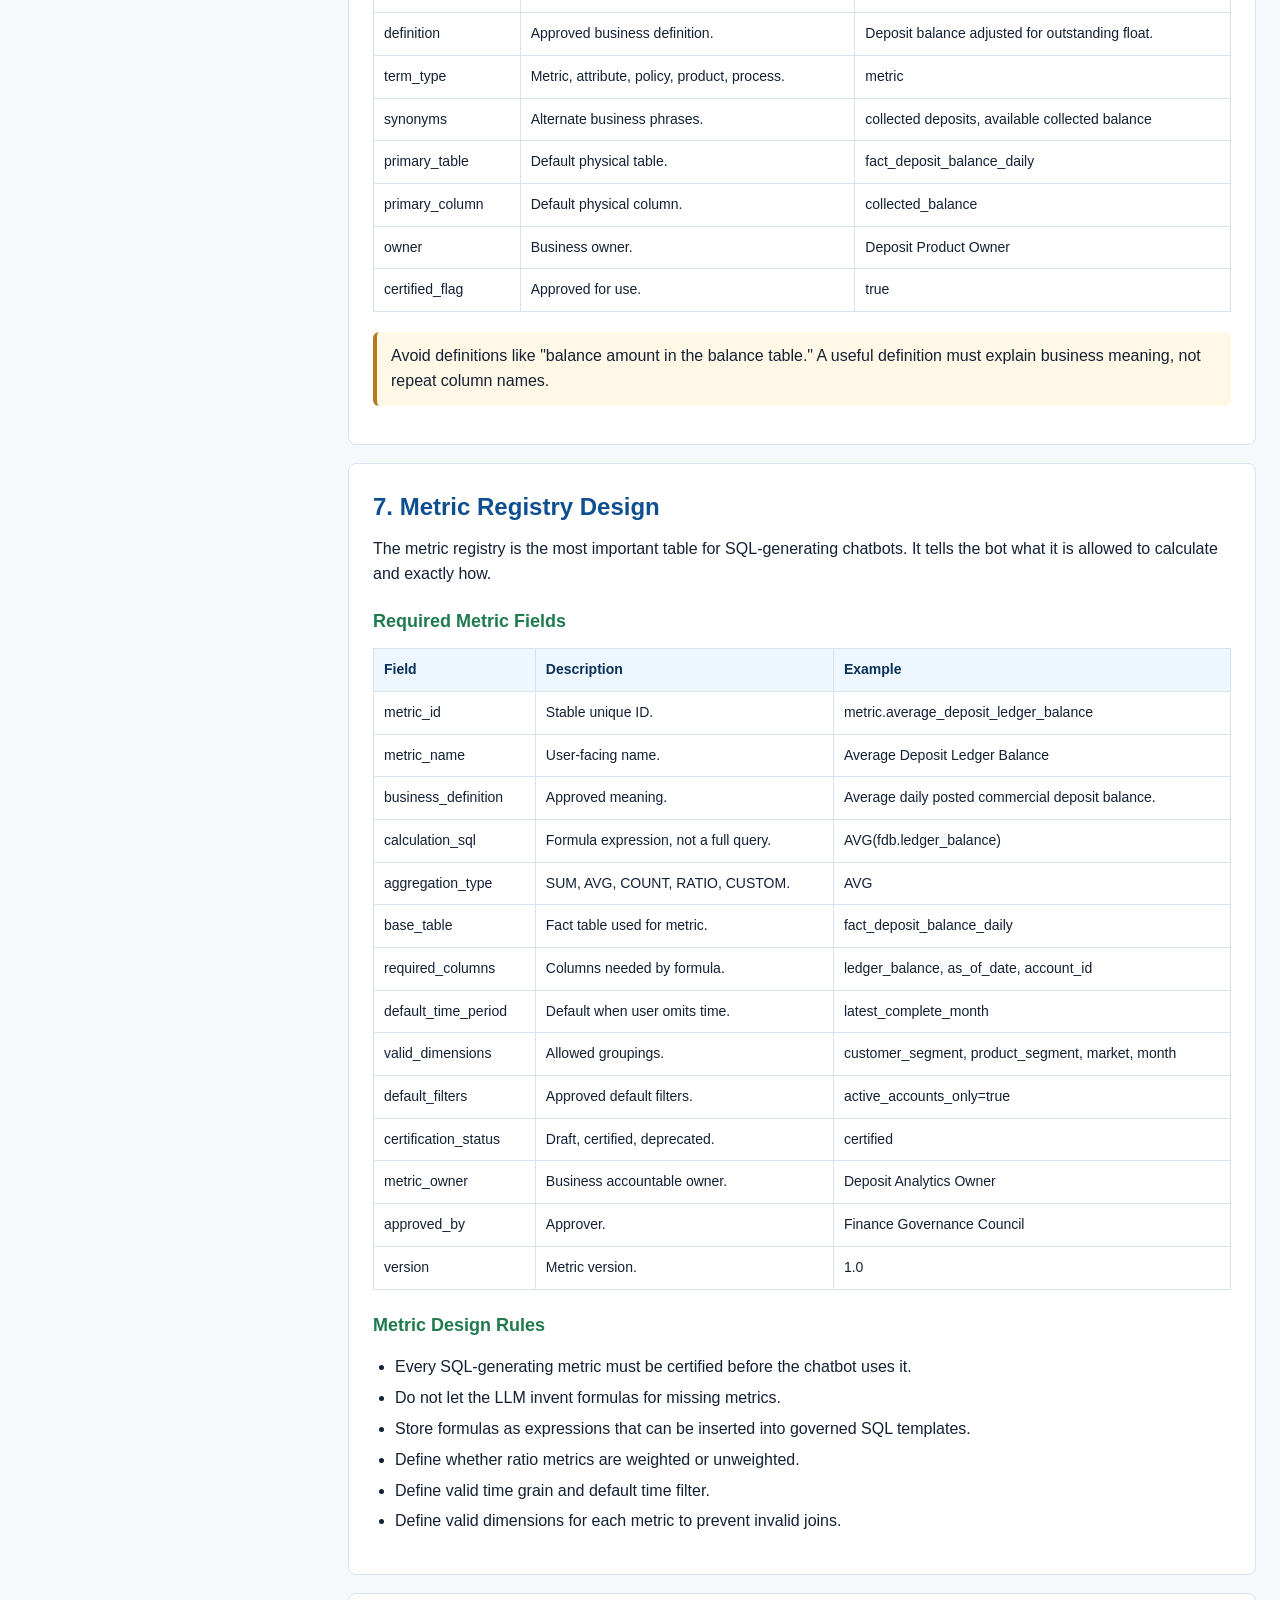
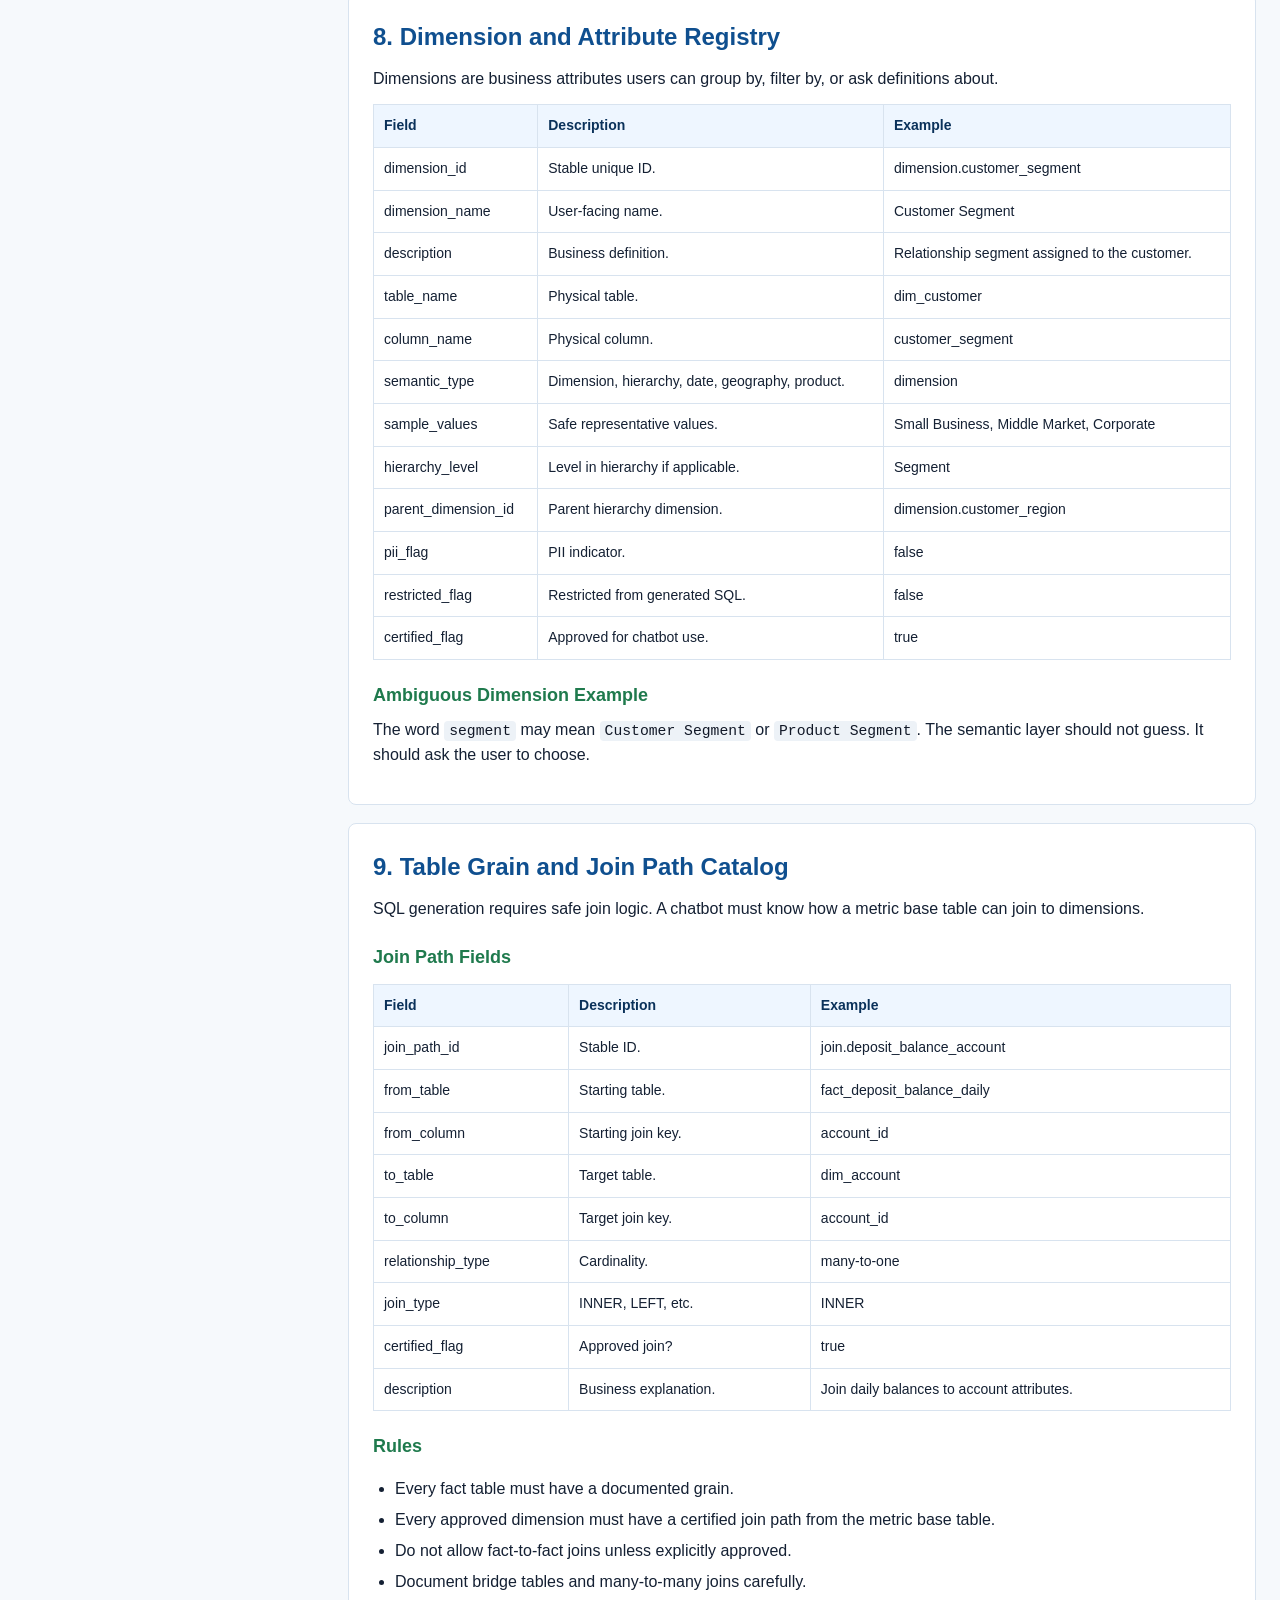
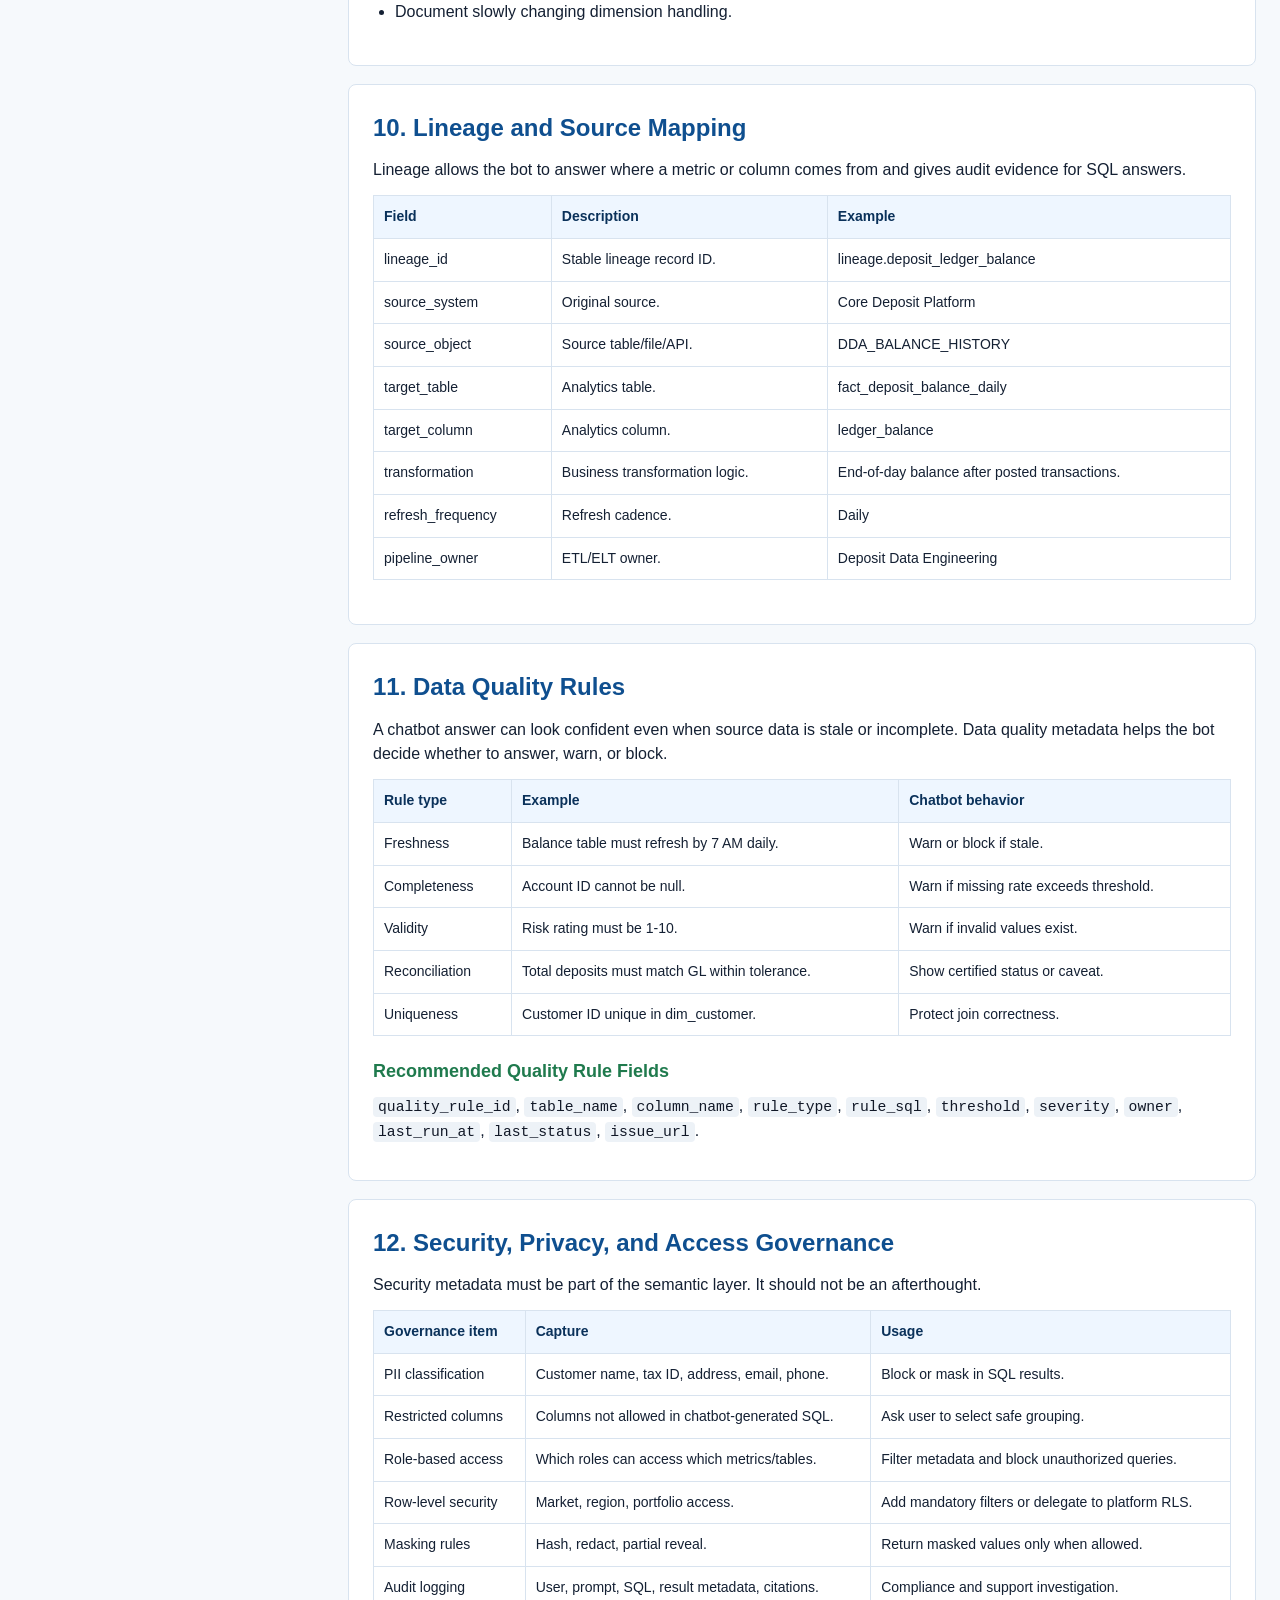
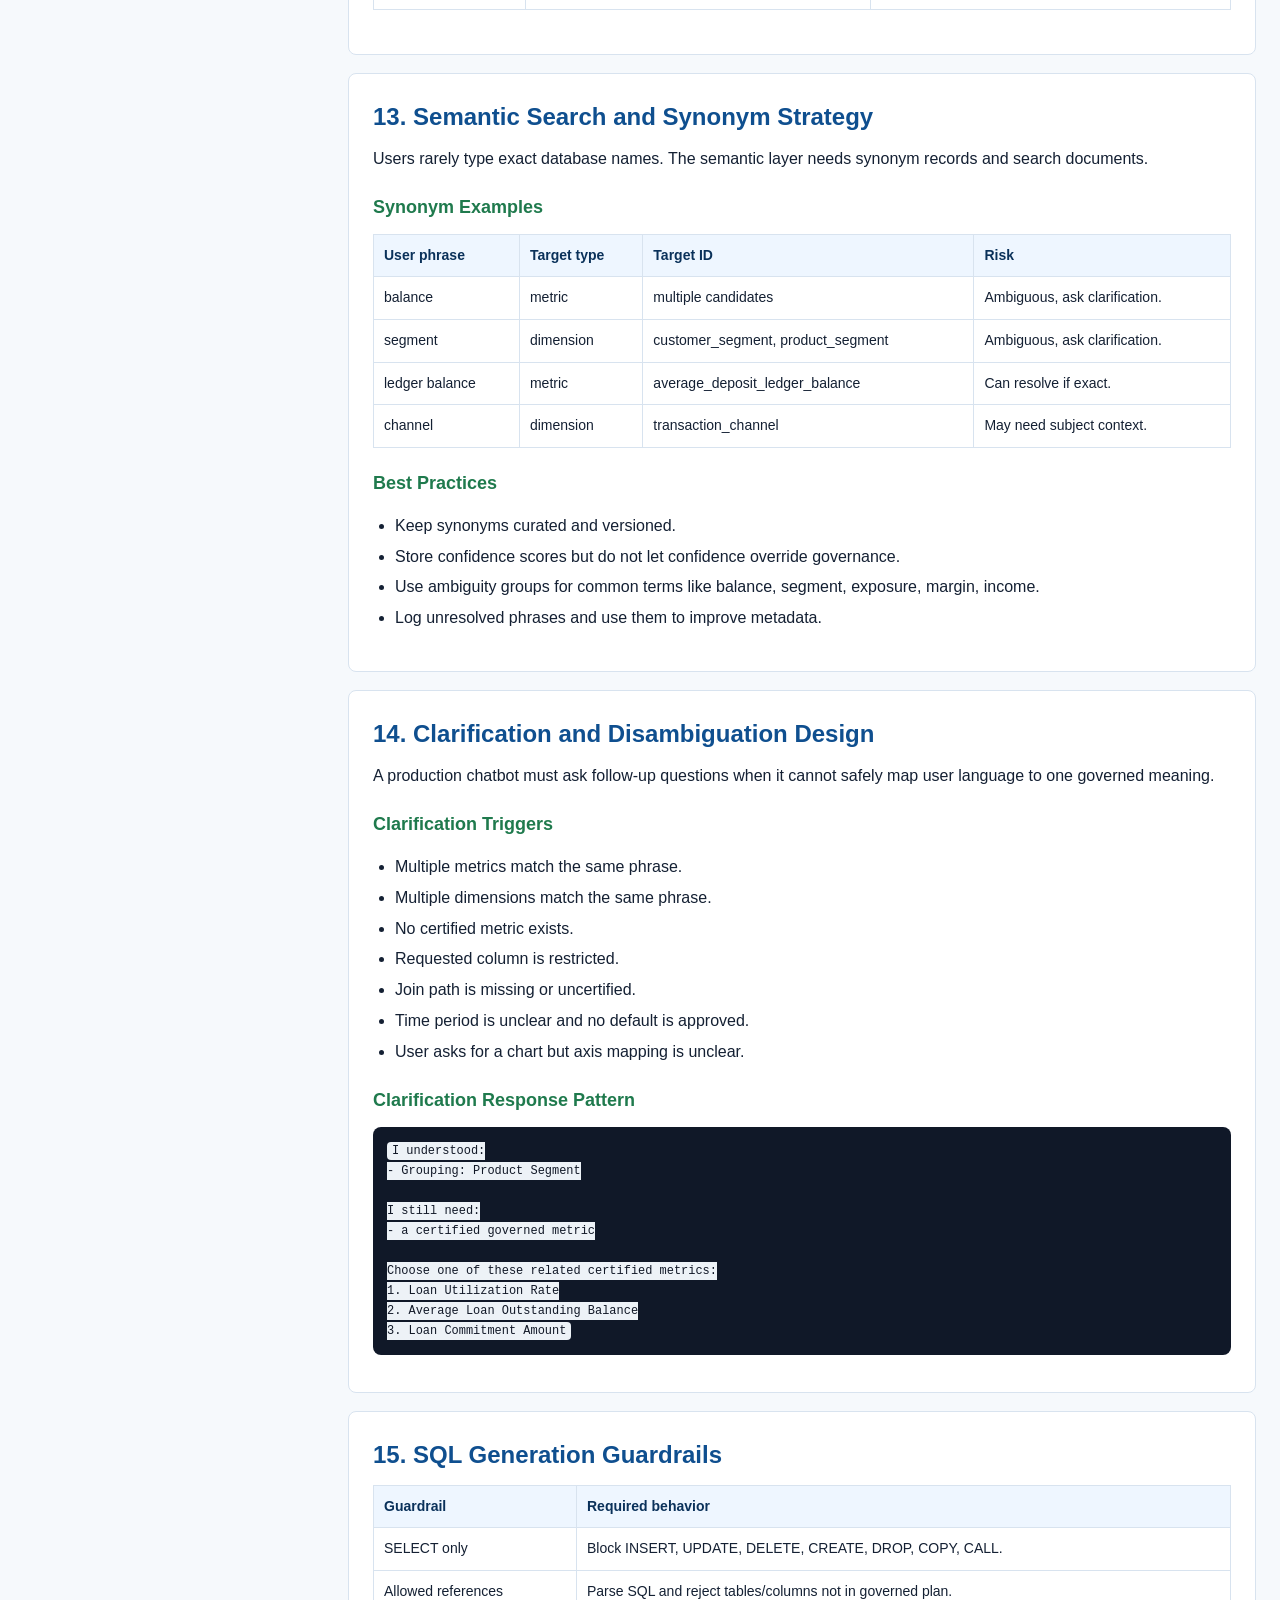
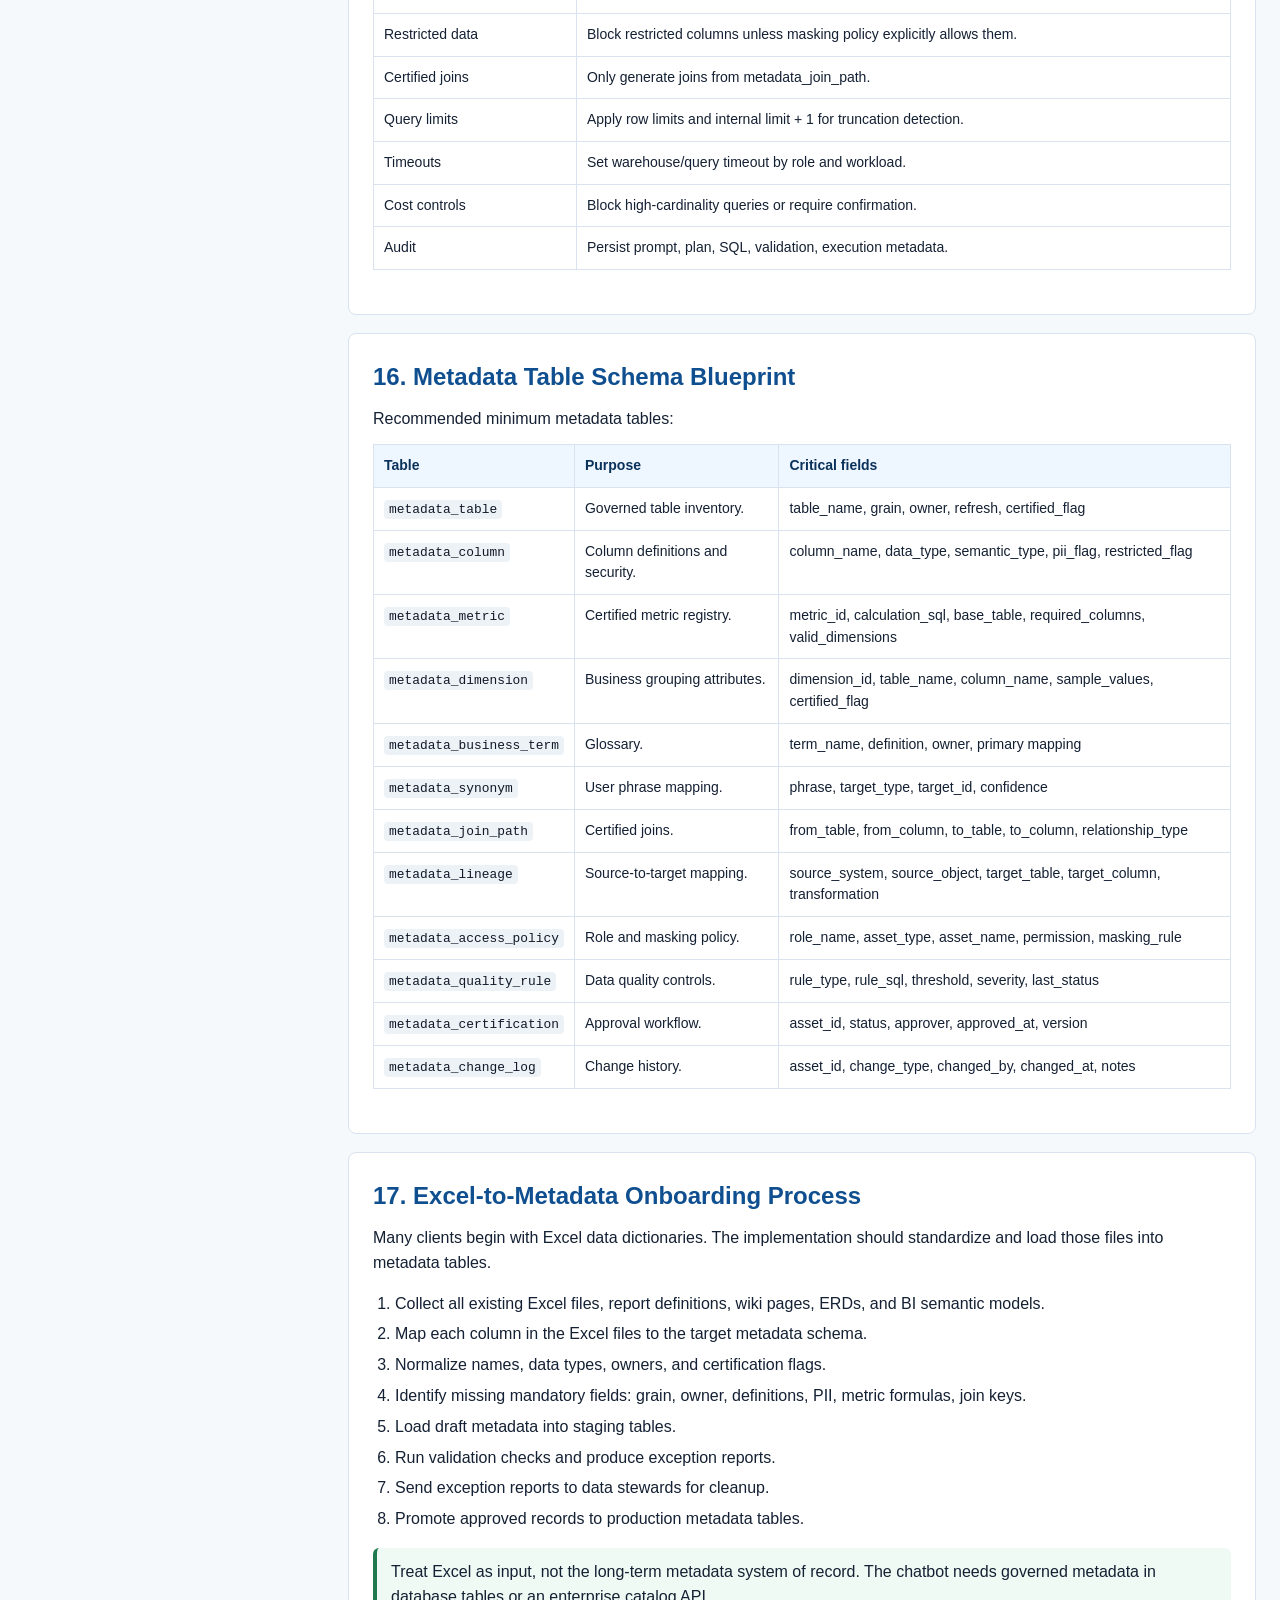
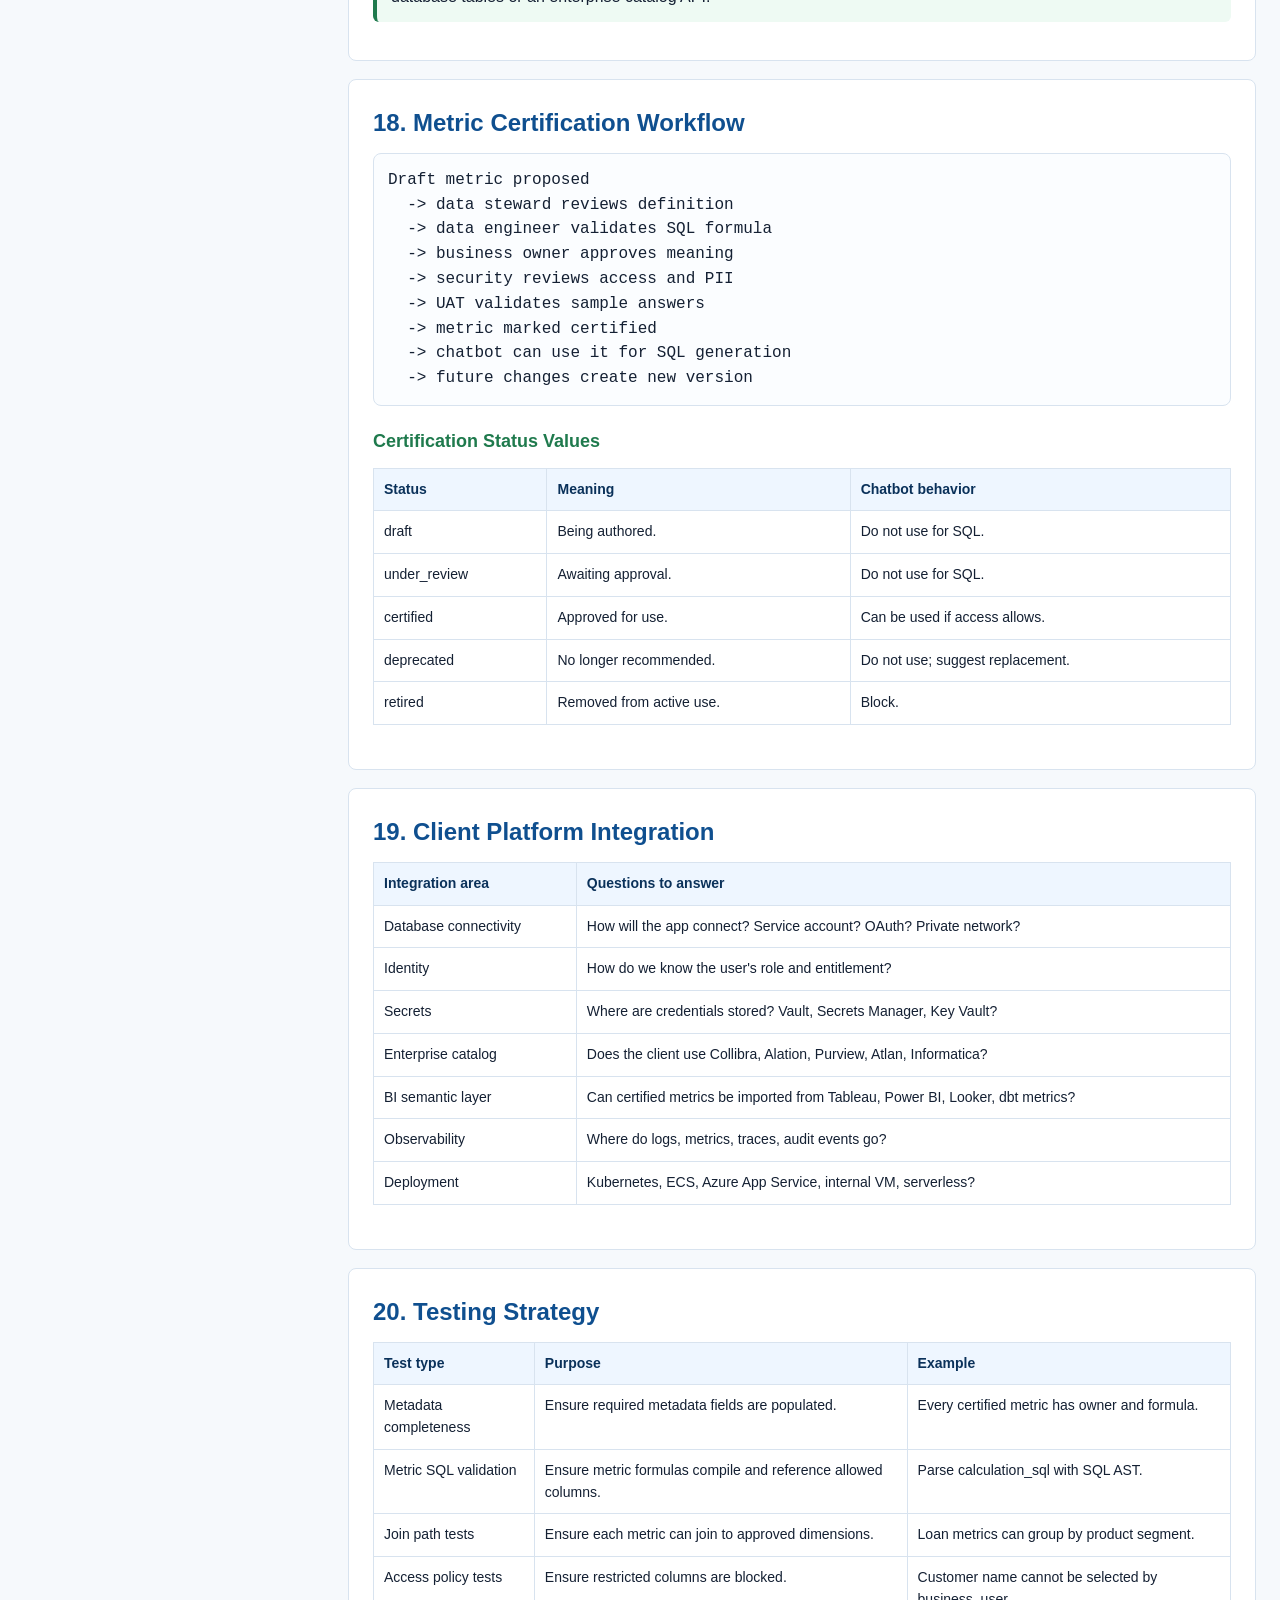
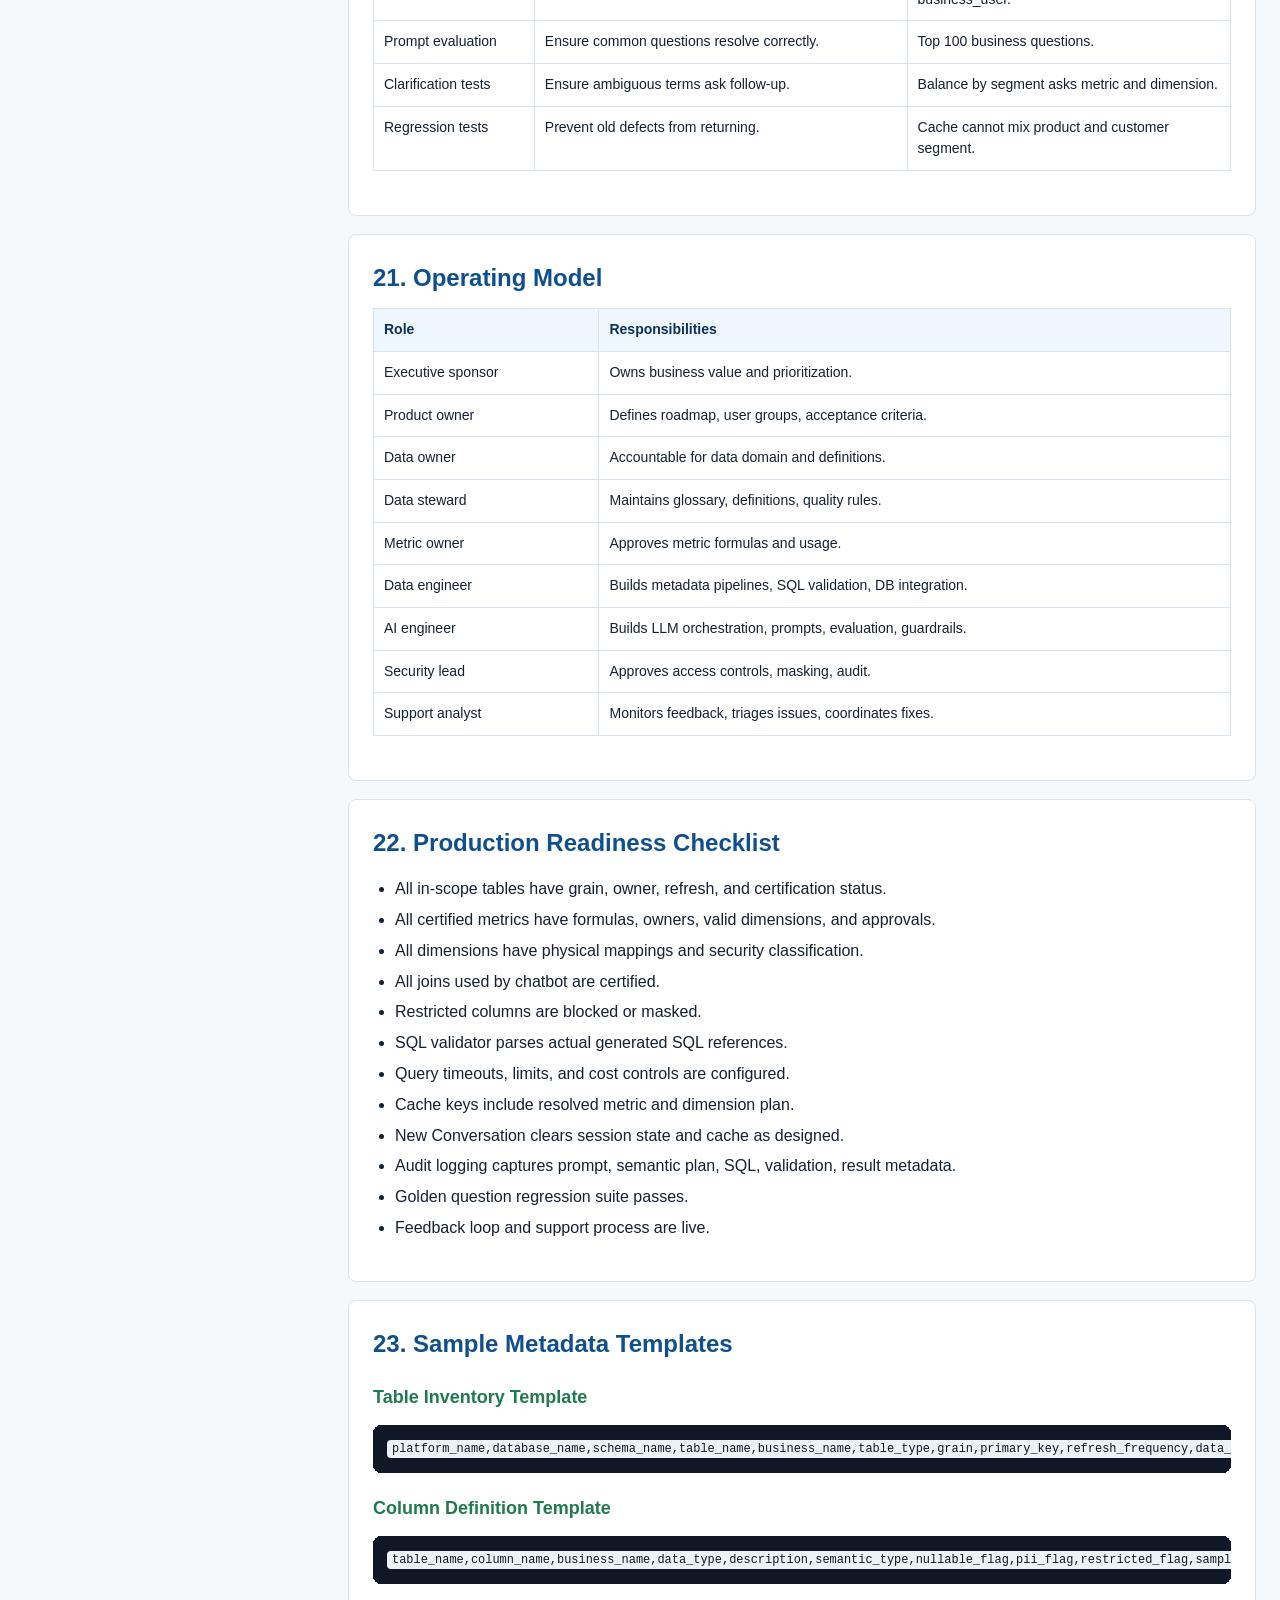
<file: docs/enterprise_metadata_layer_implementation_guide.html>
<!doctype html>
<html lang="en">
<head>
  <meta charset="utf-8">
  <meta name="viewport" content="width=device-width, initial-scale=1">
  <title>Enterprise Metadata Layer Implementation Guide for Governed Data Chatbots</title>
  <style>
    :root {
      --blue: #0f4f8f;
      --blue-dark: #0a315a;
      --green: #1f7a4d;
      --green-dark: #145434;
      --ink: #142033;
      --muted: #5b677a;
      --line: #d8e3ef;
      --soft-blue: #eef6ff;
      --soft-green: #eefaf3;
      --soft-yellow: #fff8e6;
      --panel: #ffffff;
      --bg: #f6f9fc;
      --code: #101828;
    }
    * { box-sizing: border-box; }
    body {
      margin: 0;
      font-family: Inter, Arial, Helvetica, sans-serif;
      background: var(--bg);
      color: var(--ink);
      line-height: 1.55;
    }
    header {
      background: linear-gradient(120deg, var(--blue), var(--green));
      color: white;
      padding: 36px 44px;
    }
    header h1 {
      margin: 0 0 10px;
      font-size: 34px;
      letter-spacing: 0;
    }
    header p {
      margin: 0;
      max-width: 1120px;
      font-size: 16px;
      opacity: 0.94;
    }
    main {
      display: grid;
      grid-template-columns: 300px minmax(0, 1fr);
      gap: 24px;
      max-width: 1500px;
      margin: 0 auto;
      padding: 24px;
    }
    nav {
      position: sticky;
      top: 16px;
      align-self: start;
      max-height: calc(100vh - 32px);
      overflow: auto;
      background: var(--panel);
      border: 1px solid var(--line);
      border-radius: 8px;
      padding: 18px;
    }
    nav h2 {
      margin: 0 0 12px;
      font-size: 13px;
      color: var(--muted);
      text-transform: uppercase;
      letter-spacing: 0.06em;
    }
    nav a {
      display: block;
      color: var(--ink);
      text-decoration: none;
      font-size: 14px;
      padding: 7px 0;
      border-bottom: 1px solid #edf2f7;
    }
    nav a:hover { color: var(--blue); }
    section {
      background: var(--panel);
      border: 1px solid var(--line);
      border-radius: 8px;
      padding: 24px;
      margin-bottom: 18px;
    }
    h2 {
      margin: 0 0 12px;
      color: var(--blue);
      font-size: 24px;
    }
    h3 {
      margin: 22px 0 8px;
      color: var(--green);
      font-size: 18px;
    }
    h4 {
      margin: 18px 0 8px;
      color: var(--ink);
      font-size: 15px;
    }
    p { margin: 8px 0 12px; }
    ul, ol { padding-left: 22px; }
    li { margin: 6px 0; }
    table {
      width: 100%;
      border-collapse: collapse;
      margin: 12px 0 20px;
      font-size: 14px;
    }
    th, td {
      border: 1px solid var(--line);
      padding: 10px;
      vertical-align: top;
      text-align: left;
    }
    th {
      background: var(--soft-blue);
      color: var(--blue-dark);
    }
    code {
      font-family: "SFMono-Regular", Consolas, "Liberation Mono", monospace;
      background: #edf2f7;
      color: #111827;
      padding: 2px 5px;
      border-radius: 4px;
      font-size: 0.92em;
    }
    pre {
      overflow-x: auto;
      background: var(--code);
      color: #e5edf8;
      padding: 14px;
      border-radius: 8px;
      font-size: 13px;
      line-height: 1.5;
    }
    .callout {
      border-left: 4px solid var(--green);
      background: var(--soft-green);
      padding: 12px 14px;
      border-radius: 6px;
      margin: 14px 0;
    }
    .warning {
      border-left-color: #b7791f;
      background: var(--soft-yellow);
    }
    .grid {
      display: grid;
      grid-template-columns: repeat(2, minmax(0, 1fr));
      gap: 14px;
      margin: 12px 0;
    }
    .card {
      border: 1px solid var(--line);
      border-radius: 8px;
      padding: 14px;
      background: #fbfdff;
    }
    .card strong { color: var(--blue); }
    .flow {
      border: 1px solid var(--line);
      background: #fbfdff;
      border-radius: 8px;
      padding: 14px;
      font-family: "SFMono-Regular", Consolas, monospace;
      white-space: pre-wrap;
    }
    .tag {
      display: inline-block;
      padding: 2px 8px;
      border-radius: 999px;
      background: var(--soft-blue);
      color: var(--blue);
      font-size: 12px;
      font-weight: 700;
      margin-right: 4px;
    }
    .owner {
      display: inline-block;
      padding: 2px 7px;
      border-radius: 4px;
      background: var(--soft-green);
      color: var(--green-dark);
      font-weight: 700;
      font-size: 12px;
    }
    @media (max-width: 980px) {
      main { grid-template-columns: 1fr; padding: 14px; }
      nav { position: static; max-height: none; }
      .grid { grid-template-columns: 1fr; }
      header { padding: 28px 18px; }
    }
  </style>
</head>
<body>
  <header>
    <h1>Enterprise Metadata Layer Implementation Guide</h1>
    <p>
      A senior data engineering and AI architecture playbook for turning a client ecosystem with raw databases
      and scattered Excel documentation into a governed semantic foundation that can safely power an enterprise
      data chatbot like CFG Enterprise Data Bot.
    </p>
  </header>

  <main>
    <nav>
      <h2>Sections</h2>
      <a href="#executive-overview">1. Executive Overview</a>
      <a href="#target-architecture">2. Target Architecture</a>
      <a href="#roadmap">3. Implementation Roadmap</a>
      <a href="#discovery">4. Client Data Discovery Checklist</a>
      <a href="#physical-metadata">5. Physical Metadata Inventory</a>
      <a href="#business-metadata">6. Business Metadata and Glossary</a>
      <a href="#metric-registry">7. Metric Registry Design</a>
      <a href="#dimension-registry">8. Dimension and Attribute Registry</a>
      <a href="#join-catalog">9. Table Grain and Join Path Catalog</a>
      <a href="#lineage">10. Lineage and Source Mapping</a>
      <a href="#quality">11. Data Quality Rules</a>
      <a href="#security">12. Security, Privacy, and Access Governance</a>
      <a href="#semantic-search">13. Semantic Search and Synonym Strategy</a>
      <a href="#clarification">14. Clarification and Disambiguation Design</a>
      <a href="#sql-guardrails">15. SQL Generation Guardrails</a>
      <a href="#schema-blueprint">16. Metadata Table Schema Blueprint</a>
      <a href="#excel-onboarding">17. Excel-to-Metadata Onboarding</a>
      <a href="#certification">18. Metric Certification Workflow</a>
      <a href="#integration">19. Client Platform Integration</a>
      <a href="#testing">20. Testing Strategy</a>
      <a href="#operating-model">21. Operating Model</a>
      <a href="#production">22. Production Readiness Checklist</a>
      <a href="#templates">23. Sample Metadata Templates</a>
      <a href="#example">24. Example End-to-End Onboarding</a>
      <a href="#workshop">25. Client Workshop Plan</a>
    </nav>

    <div>
      <section id="executive-overview">
        <h2>1. Executive Overview</h2>
        <p>
          A governed enterprise data chatbot cannot be built safely by connecting an LLM directly to raw database tables.
          The LLM may understand the user question, but it does not inherently know which table, column, join path,
          metric definition, access policy, data quality rule, or business owner is correct.
        </p>
        <div class="callout">
          The chatbot will be only as reliable as the metadata, metric registry, semantic layer, and governance controls behind it.
        </div>
        <p>The enterprise implementation must create a metadata foundation that answers these questions:</p>
        <ul>
          <li>Which tables and columns are approved for analytics?</li>
          <li>What does each business term mean?</li>
          <li>Which metrics are certified and how are they calculated?</li>
          <li>Which dimensions can be used to group each metric?</li>
          <li>Which joins are approved and what is their cardinality?</li>
          <li>Which columns are restricted, confidential, PII, or masked?</li>
          <li>What should the bot do when a question is unclear?</li>
          <li>How will usage, generated SQL, feedback, and quality be audited?</li>
        </ul>
        <p>
          The output of this work is not just documentation. It is a machine-readable semantic and governance layer
          that the chatbot uses at runtime.
        </p>
      </section>

      <section id="target-architecture">
        <h2>2. Target Architecture</h2>
        <div class="flow">Client source databases and data lake/warehouse
  -> physical metadata scanner
  -> metadata catalog tables
  -> business glossary and metric registry
  -> semantic resolver and synonym index
  -> governance and access policy layer
  -> LLM orchestration
  -> SQL generation and validation
  -> controlled query execution
  -> answer, chart, citation, audit
  -> feedback and quality monitoring</div>
        <h3>Architecture Components</h3>
        <table>
          <tr><th>Component</th><th>Role</th><th>Typical owner</th></tr>
          <tr><td>Source DB / warehouse</td><td>Real customer, account, loan, deposit, transaction, finance, risk data.</td><td><span class="owner">Data platform</span></td></tr>
          <tr><td>Metadata catalog</td><td>Machine-readable inventory of tables, columns, owners, grain, refresh, lineage.</td><td><span class="owner">Data governance</span></td></tr>
          <tr><td>Business glossary</td><td>Definitions, synonyms, acronyms, accepted business terms.</td><td><span class="owner">Business stewards</span></td></tr>
          <tr><td>Metric registry</td><td>Certified measures, formulas, default filters, valid dimensions, approvals.</td><td><span class="owner">Metric owners</span></td></tr>
          <tr><td>Semantic resolver</td><td>Maps user language to governed metrics, dimensions, and filters.</td><td><span class="owner">AI/data engineering</span></td></tr>
          <tr><td>Governance layer</td><td>Blocks unsafe columns, missing joins, uncertified metrics, and invalid SQL.</td><td><span class="owner">Security/governance</span></td></tr>
          <tr><td>LLM orchestration</td><td>Classifies intent, interprets context, asks clarification, summarizes results.</td><td><span class="owner">AI engineering</span></td></tr>
          <tr><td>Audit and feedback</td><td>Captures evidence, SQL, citations, user feedback, and quality issues.</td><td><span class="owner">Operations</span></td></tr>
        </table>
      </section>

      <section id="roadmap">
        <h2>3. Implementation Roadmap</h2>
        <table>
          <tr><th>Phase</th><th>Duration</th><th>Objective</th><th>Deliverables</th></tr>
          <tr><td>0. Mobilization</td><td>1 week</td><td>Align scope, systems, stakeholders, access.</td><td>Project charter, stakeholder map, data access plan.</td></tr>
          <tr><td>1. Discovery</td><td>2-3 weeks</td><td>Inventory data ecosystem and existing documentation.</td><td>Source inventory, table shortlist, documentation assessment.</td></tr>
          <tr><td>2. Metadata Foundation</td><td>3-5 weeks</td><td>Create physical metadata tables and populate them.</td><td>Table/column catalog, grain, keys, refresh, owners.</td></tr>
          <tr><td>3. Business Semantics</td><td>3-6 weeks</td><td>Define glossary, metrics, dimensions, synonyms.</td><td>Business glossary, certified metrics, dimension registry.</td></tr>
          <tr><td>4. Governance and Security</td><td>2-4 weeks</td><td>Add access rules, PII flags, lineage, quality controls.</td><td>Access policy, lineage catalog, DQ rule inventory.</td></tr>
          <tr><td>5. Chatbot Integration</td><td>3-6 weeks</td><td>Connect chatbot to semantic layer and client DB.</td><td>Resolver, SQL generation, validation, execution, audit.</td></tr>
          <tr><td>6. UAT and Hardening</td><td>3-5 weeks</td><td>Test with business and technical users.</td><td>Golden question set, regression suite, production checklist.</td></tr>
          <tr><td>7. Production Operations</td><td>Ongoing</td><td>Run, monitor, improve, and govern change.</td><td>Support model, feedback loop, certification workflow.</td></tr>
        </table>
      </section>

      <section id="discovery">
        <h2>4. Client Data Discovery Checklist</h2>
        <p>Start with a structured discovery process. Do not begin with chatbot code. Begin with data understanding.</p>
        <h3>Information to Capture</h3>
        <table>
          <tr><th>Question</th><th>Why it matters</th><th>Example evidence</th></tr>
          <tr><td>What data platforms exist?</td><td>Determines connectivity, security, performance, SQL dialect.</td><td>Snowflake, Databricks, Oracle, SQL Server, Teradata, BigQuery.</td></tr>
          <tr><td>Which subject areas are in scope?</td><td>Limits MVP and avoids uncontrolled table access.</td><td>Deposits, loans, customers, payments, risk, profitability.</td></tr>
          <tr><td>Which reports are business critical?</td><td>Reports reveal certified metrics and common questions.</td><td>Executive dashboards, regulatory packs, finance reports.</td></tr>
          <tr><td>Who owns each dataset?</td><td>Required for approvals and ongoing stewardship.</td><td>Data owner, steward, technical owner.</td></tr>
          <tr><td>What documentation exists?</td><td>Identifies source material for metadata bootstrapping.</td><td>Excel data dictionary, ERD, wiki, BI semantic model.</td></tr>
          <tr><td>What data is sensitive?</td><td>Prevents unsafe SQL and unauthorized disclosure.</td><td>PII, customer name, tax ID, account number, balances.</td></tr>
          <tr><td>What questions do users ask?</td><td>Drives semantic layer design and UAT test set.</td><td>Top 100 business questions from analysts and executives.</td></tr>
        </table>
      </section>

      <section id="physical-metadata">
        <h2>5. Physical Metadata Inventory</h2>
        <p>
          Physical metadata describes what exists in the database. This can be partially automated through information schema scans,
          but it still needs business validation.
        </p>
        <h3>Table-Level Metadata</h3>
        <table>
          <tr><th>Field</th><th>Description</th><th>Example</th></tr>
          <tr><td>platform_name</td><td>Database or data platform.</td><td>Snowflake Commercial DW</td></tr>
          <tr><td>database_name</td><td>Database/catalog name.</td><td>COMMERCIAL_BANKING</td></tr>
          <tr><td>schema_name</td><td>Schema or namespace.</td><td>ANALYTICS</td></tr>
          <tr><td>table_name</td><td>Physical table name.</td><td>FACT_DEPOSIT_BALANCE_DAILY</td></tr>
          <tr><td>business_name</td><td>Human-friendly table name.</td><td>Daily Deposit Balance</td></tr>
          <tr><td>table_type</td><td>Fact, dimension, bridge, snapshot, staging, reference.</td><td>Fact</td></tr>
          <tr><td>grain</td><td>One row represents what?</td><td>One row per account per business date.</td></tr>
          <tr><td>primary_key</td><td>Unique key columns.</td><td>account_id, as_of_date</td></tr>
          <tr><td>refresh_frequency</td><td>How often data changes.</td><td>Daily</td></tr>
          <tr><td>row_count</td><td>Approximate volume.</td><td>250 million</td></tr>
          <tr><td>data_owner</td><td>Business accountable owner.</td><td>Deposit Data Governance</td></tr>
          <tr><td>technical_owner</td><td>Engineering owner.</td><td>Data Platform Team</td></tr>
          <tr><td>certified_flag</td><td>Approved for chatbot analytics?</td><td>true</td></tr>
        </table>
        <h3>Column-Level Metadata</h3>
        <table>
          <tr><th>Field</th><th>Description</th><th>Example</th></tr>
          <tr><td>column_name</td><td>Physical column name.</td><td>ledger_balance</td></tr>
          <tr><td>business_name</td><td>Business-friendly label.</td><td>Ledger Balance</td></tr>
          <tr><td>data_type</td><td>Database type.</td><td>NUMBER(18,2)</td></tr>
          <tr><td>description</td><td>Column definition.</td><td>End-of-day posted balance.</td></tr>
          <tr><td>semantic_type</td><td>Metric, dimension, identifier, date, flag.</td><td>measure</td></tr>
          <tr><td>nullable_flag</td><td>Can it be null?</td><td>false</td></tr>
          <tr><td>sample_values</td><td>Safe examples, never sensitive raw PII.</td><td>10000.00, 25000.00</td></tr>
          <tr><td>pii_flag</td><td>Personally identifiable?</td><td>false</td></tr>
          <tr><td>restricted_flag</td><td>Restricted from chatbot SQL?</td><td>false</td></tr>
          <tr><td>quality_notes</td><td>Known data caveats.</td><td>Null before 2022 migration.</td></tr>
        </table>
      </section>

      <section id="business-metadata">
        <h2>6. Business Metadata and Glossary</h2>
        <p>
          Business metadata explains language. It lets non-technical users ask questions naturally while the system maps
          their terms to governed definitions.
        </p>
        <table>
          <tr><th>Field</th><th>Description</th><th>Example</th></tr>
          <tr><td>term_id</td><td>Stable term identifier.</td><td>term.collected_balance</td></tr>
          <tr><td>term_name</td><td>Business term.</td><td>Collected Balance</td></tr>
          <tr><td>definition</td><td>Approved business definition.</td><td>Deposit balance adjusted for outstanding float.</td></tr>
          <tr><td>term_type</td><td>Metric, attribute, policy, product, process.</td><td>metric</td></tr>
          <tr><td>synonyms</td><td>Alternate business phrases.</td><td>collected deposits, available collected balance</td></tr>
          <tr><td>primary_table</td><td>Default physical table.</td><td>fact_deposit_balance_daily</td></tr>
          <tr><td>primary_column</td><td>Default physical column.</td><td>collected_balance</td></tr>
          <tr><td>owner</td><td>Business owner.</td><td>Deposit Product Owner</td></tr>
          <tr><td>certified_flag</td><td>Approved for use.</td><td>true</td></tr>
        </table>
        <div class="warning callout">
          Avoid definitions like "balance amount in the balance table." A useful definition must explain business meaning,
          not repeat column names.
        </div>
      </section>

      <section id="metric-registry">
        <h2>7. Metric Registry Design</h2>
        <p>
          The metric registry is the most important table for SQL-generating chatbots. It tells the bot what it is allowed
          to calculate and exactly how.
        </p>
        <h3>Required Metric Fields</h3>
        <table>
          <tr><th>Field</th><th>Description</th><th>Example</th></tr>
          <tr><td>metric_id</td><td>Stable unique ID.</td><td>metric.average_deposit_ledger_balance</td></tr>
          <tr><td>metric_name</td><td>User-facing name.</td><td>Average Deposit Ledger Balance</td></tr>
          <tr><td>business_definition</td><td>Approved meaning.</td><td>Average daily posted commercial deposit balance.</td></tr>
          <tr><td>calculation_sql</td><td>Formula expression, not a full query.</td><td>AVG(fdb.ledger_balance)</td></tr>
          <tr><td>aggregation_type</td><td>SUM, AVG, COUNT, RATIO, CUSTOM.</td><td>AVG</td></tr>
          <tr><td>base_table</td><td>Fact table used for metric.</td><td>fact_deposit_balance_daily</td></tr>
          <tr><td>required_columns</td><td>Columns needed by formula.</td><td>ledger_balance, as_of_date, account_id</td></tr>
          <tr><td>default_time_period</td><td>Default when user omits time.</td><td>latest_complete_month</td></tr>
          <tr><td>valid_dimensions</td><td>Allowed groupings.</td><td>customer_segment, product_segment, market, month</td></tr>
          <tr><td>default_filters</td><td>Approved default filters.</td><td>active_accounts_only=true</td></tr>
          <tr><td>certification_status</td><td>Draft, certified, deprecated.</td><td>certified</td></tr>
          <tr><td>metric_owner</td><td>Business accountable owner.</td><td>Deposit Analytics Owner</td></tr>
          <tr><td>approved_by</td><td>Approver.</td><td>Finance Governance Council</td></tr>
          <tr><td>version</td><td>Metric version.</td><td>1.0</td></tr>
        </table>
        <h3>Metric Design Rules</h3>
        <ul>
          <li>Every SQL-generating metric must be certified before the chatbot uses it.</li>
          <li>Do not let the LLM invent formulas for missing metrics.</li>
          <li>Store formulas as expressions that can be inserted into governed SQL templates.</li>
          <li>Define whether ratio metrics are weighted or unweighted.</li>
          <li>Define valid time grain and default time filter.</li>
          <li>Define valid dimensions for each metric to prevent invalid joins.</li>
        </ul>
      </section>

      <section id="dimension-registry">
        <h2>8. Dimension and Attribute Registry</h2>
        <p>
          Dimensions are business attributes users can group by, filter by, or ask definitions about.
        </p>
        <table>
          <tr><th>Field</th><th>Description</th><th>Example</th></tr>
          <tr><td>dimension_id</td><td>Stable unique ID.</td><td>dimension.customer_segment</td></tr>
          <tr><td>dimension_name</td><td>User-facing name.</td><td>Customer Segment</td></tr>
          <tr><td>description</td><td>Business definition.</td><td>Relationship segment assigned to the customer.</td></tr>
          <tr><td>table_name</td><td>Physical table.</td><td>dim_customer</td></tr>
          <tr><td>column_name</td><td>Physical column.</td><td>customer_segment</td></tr>
          <tr><td>semantic_type</td><td>Dimension, hierarchy, date, geography, product.</td><td>dimension</td></tr>
          <tr><td>sample_values</td><td>Safe representative values.</td><td>Small Business, Middle Market, Corporate</td></tr>
          <tr><td>hierarchy_level</td><td>Level in hierarchy if applicable.</td><td>Segment</td></tr>
          <tr><td>parent_dimension_id</td><td>Parent hierarchy dimension.</td><td>dimension.customer_region</td></tr>
          <tr><td>pii_flag</td><td>PII indicator.</td><td>false</td></tr>
          <tr><td>restricted_flag</td><td>Restricted from generated SQL.</td><td>false</td></tr>
          <tr><td>certified_flag</td><td>Approved for chatbot use.</td><td>true</td></tr>
        </table>
        <h3>Ambiguous Dimension Example</h3>
        <p>
          The word <code>segment</code> may mean <code>Customer Segment</code> or <code>Product Segment</code>.
          The semantic layer should not guess. It should ask the user to choose.
        </p>
      </section>

      <section id="join-catalog">
        <h2>9. Table Grain and Join Path Catalog</h2>
        <p>
          SQL generation requires safe join logic. A chatbot must know how a metric base table can join to dimensions.
        </p>
        <h3>Join Path Fields</h3>
        <table>
          <tr><th>Field</th><th>Description</th><th>Example</th></tr>
          <tr><td>join_path_id</td><td>Stable ID.</td><td>join.deposit_balance_account</td></tr>
          <tr><td>from_table</td><td>Starting table.</td><td>fact_deposit_balance_daily</td></tr>
          <tr><td>from_column</td><td>Starting join key.</td><td>account_id</td></tr>
          <tr><td>to_table</td><td>Target table.</td><td>dim_account</td></tr>
          <tr><td>to_column</td><td>Target join key.</td><td>account_id</td></tr>
          <tr><td>relationship_type</td><td>Cardinality.</td><td>many-to-one</td></tr>
          <tr><td>join_type</td><td>INNER, LEFT, etc.</td><td>INNER</td></tr>
          <tr><td>certified_flag</td><td>Approved join?</td><td>true</td></tr>
          <tr><td>description</td><td>Business explanation.</td><td>Join daily balances to account attributes.</td></tr>
        </table>
        <h3>Rules</h3>
        <ul>
          <li>Every fact table must have a documented grain.</li>
          <li>Every approved dimension must have a certified join path from the metric base table.</li>
          <li>Do not allow fact-to-fact joins unless explicitly approved.</li>
          <li>Document bridge tables and many-to-many joins carefully.</li>
          <li>Document slowly changing dimension handling.</li>
        </ul>
      </section>

      <section id="lineage">
        <h2>10. Lineage and Source Mapping</h2>
        <p>
          Lineage allows the bot to answer where a metric or column comes from and gives audit evidence for SQL answers.
        </p>
        <table>
          <tr><th>Field</th><th>Description</th><th>Example</th></tr>
          <tr><td>lineage_id</td><td>Stable lineage record ID.</td><td>lineage.deposit_ledger_balance</td></tr>
          <tr><td>source_system</td><td>Original source.</td><td>Core Deposit Platform</td></tr>
          <tr><td>source_object</td><td>Source table/file/API.</td><td>DDA_BALANCE_HISTORY</td></tr>
          <tr><td>target_table</td><td>Analytics table.</td><td>fact_deposit_balance_daily</td></tr>
          <tr><td>target_column</td><td>Analytics column.</td><td>ledger_balance</td></tr>
          <tr><td>transformation</td><td>Business transformation logic.</td><td>End-of-day balance after posted transactions.</td></tr>
          <tr><td>refresh_frequency</td><td>Refresh cadence.</td><td>Daily</td></tr>
          <tr><td>pipeline_owner</td><td>ETL/ELT owner.</td><td>Deposit Data Engineering</td></tr>
        </table>
      </section>

      <section id="quality">
        <h2>11. Data Quality Rules</h2>
        <p>
          A chatbot answer can look confident even when source data is stale or incomplete. Data quality metadata helps the bot
          decide whether to answer, warn, or block.
        </p>
        <table>
          <tr><th>Rule type</th><th>Example</th><th>Chatbot behavior</th></tr>
          <tr><td>Freshness</td><td>Balance table must refresh by 7 AM daily.</td><td>Warn or block if stale.</td></tr>
          <tr><td>Completeness</td><td>Account ID cannot be null.</td><td>Warn if missing rate exceeds threshold.</td></tr>
          <tr><td>Validity</td><td>Risk rating must be 1-10.</td><td>Warn if invalid values exist.</td></tr>
          <tr><td>Reconciliation</td><td>Total deposits must match GL within tolerance.</td><td>Show certified status or caveat.</td></tr>
          <tr><td>Uniqueness</td><td>Customer ID unique in dim_customer.</td><td>Protect join correctness.</td></tr>
        </table>
        <h3>Recommended Quality Rule Fields</h3>
        <p>
          <code>quality_rule_id</code>, <code>table_name</code>, <code>column_name</code>, <code>rule_type</code>,
          <code>rule_sql</code>, <code>threshold</code>, <code>severity</code>, <code>owner</code>, <code>last_run_at</code>,
          <code>last_status</code>, <code>issue_url</code>.
        </p>
      </section>

      <section id="security">
        <h2>12. Security, Privacy, and Access Governance</h2>
        <p>
          Security metadata must be part of the semantic layer. It should not be an afterthought.
        </p>
        <table>
          <tr><th>Governance item</th><th>Capture</th><th>Usage</th></tr>
          <tr><td>PII classification</td><td>Customer name, tax ID, address, email, phone.</td><td>Block or mask in SQL results.</td></tr>
          <tr><td>Restricted columns</td><td>Columns not allowed in chatbot-generated SQL.</td><td>Ask user to select safe grouping.</td></tr>
          <tr><td>Role-based access</td><td>Which roles can access which metrics/tables.</td><td>Filter metadata and block unauthorized queries.</td></tr>
          <tr><td>Row-level security</td><td>Market, region, portfolio access.</td><td>Add mandatory filters or delegate to platform RLS.</td></tr>
          <tr><td>Masking rules</td><td>Hash, redact, partial reveal.</td><td>Return masked values only when allowed.</td></tr>
          <tr><td>Audit logging</td><td>User, prompt, SQL, result metadata, citations.</td><td>Compliance and support investigation.</td></tr>
        </table>
      </section>

      <section id="semantic-search">
        <h2>13. Semantic Search and Synonym Strategy</h2>
        <p>
          Users rarely type exact database names. The semantic layer needs synonym records and search documents.
        </p>
        <h3>Synonym Examples</h3>
        <table>
          <tr><th>User phrase</th><th>Target type</th><th>Target ID</th><th>Risk</th></tr>
          <tr><td>balance</td><td>metric</td><td>multiple candidates</td><td>Ambiguous, ask clarification.</td></tr>
          <tr><td>segment</td><td>dimension</td><td>customer_segment, product_segment</td><td>Ambiguous, ask clarification.</td></tr>
          <tr><td>ledger balance</td><td>metric</td><td>average_deposit_ledger_balance</td><td>Can resolve if exact.</td></tr>
          <tr><td>channel</td><td>dimension</td><td>transaction_channel</td><td>May need subject context.</td></tr>
        </table>
        <h3>Best Practices</h3>
        <ul>
          <li>Keep synonyms curated and versioned.</li>
          <li>Store confidence scores but do not let confidence override governance.</li>
          <li>Use ambiguity groups for common terms like balance, segment, exposure, margin, income.</li>
          <li>Log unresolved phrases and use them to improve metadata.</li>
        </ul>
      </section>

      <section id="clarification">
        <h2>14. Clarification and Disambiguation Design</h2>
        <p>
          A production chatbot must ask follow-up questions when it cannot safely map user language to one governed meaning.
        </p>
        <h3>Clarification Triggers</h3>
        <ul>
          <li>Multiple metrics match the same phrase.</li>
          <li>Multiple dimensions match the same phrase.</li>
          <li>No certified metric exists.</li>
          <li>Requested column is restricted.</li>
          <li>Join path is missing or uncertified.</li>
          <li>Time period is unclear and no default is approved.</li>
          <li>User asks for a chart but axis mapping is unclear.</li>
        </ul>
        <h3>Clarification Response Pattern</h3>
        <pre><code>I understood:
- Grouping: Product Segment

I still need:
- a certified governed metric

Choose one of these related certified metrics:
1. Loan Utilization Rate
2. Average Loan Outstanding Balance
3. Loan Commitment Amount</code></pre>
      </section>

      <section id="sql-guardrails">
        <h2>15. SQL Generation Guardrails</h2>
        <table>
          <tr><th>Guardrail</th><th>Required behavior</th></tr>
          <tr><td>SELECT only</td><td>Block INSERT, UPDATE, DELETE, CREATE, DROP, COPY, CALL.</td></tr>
          <tr><td>Allowed references</td><td>Parse SQL and reject tables/columns not in governed plan.</td></tr>
          <tr><td>Restricted data</td><td>Block restricted columns unless masking policy explicitly allows them.</td></tr>
          <tr><td>Certified joins</td><td>Only generate joins from metadata_join_path.</td></tr>
          <tr><td>Query limits</td><td>Apply row limits and internal limit + 1 for truncation detection.</td></tr>
          <tr><td>Timeouts</td><td>Set warehouse/query timeout by role and workload.</td></tr>
          <tr><td>Cost controls</td><td>Block high-cardinality queries or require confirmation.</td></tr>
          <tr><td>Audit</td><td>Persist prompt, plan, SQL, validation, execution metadata.</td></tr>
        </table>
      </section>

      <section id="schema-blueprint">
        <h2>16. Metadata Table Schema Blueprint</h2>
        <p>Recommended minimum metadata tables:</p>
        <table>
          <tr><th>Table</th><th>Purpose</th><th>Critical fields</th></tr>
          <tr><td><code>metadata_table</code></td><td>Governed table inventory.</td><td>table_name, grain, owner, refresh, certified_flag</td></tr>
          <tr><td><code>metadata_column</code></td><td>Column definitions and security.</td><td>column_name, data_type, semantic_type, pii_flag, restricted_flag</td></tr>
          <tr><td><code>metadata_metric</code></td><td>Certified metric registry.</td><td>metric_id, calculation_sql, base_table, required_columns, valid_dimensions</td></tr>
          <tr><td><code>metadata_dimension</code></td><td>Business grouping attributes.</td><td>dimension_id, table_name, column_name, sample_values, certified_flag</td></tr>
          <tr><td><code>metadata_business_term</code></td><td>Glossary.</td><td>term_name, definition, owner, primary mapping</td></tr>
          <tr><td><code>metadata_synonym</code></td><td>User phrase mapping.</td><td>phrase, target_type, target_id, confidence</td></tr>
          <tr><td><code>metadata_join_path</code></td><td>Certified joins.</td><td>from_table, from_column, to_table, to_column, relationship_type</td></tr>
          <tr><td><code>metadata_lineage</code></td><td>Source-to-target mapping.</td><td>source_system, source_object, target_table, target_column, transformation</td></tr>
          <tr><td><code>metadata_access_policy</code></td><td>Role and masking policy.</td><td>role_name, asset_type, asset_name, permission, masking_rule</td></tr>
          <tr><td><code>metadata_quality_rule</code></td><td>Data quality controls.</td><td>rule_type, rule_sql, threshold, severity, last_status</td></tr>
          <tr><td><code>metadata_certification</code></td><td>Approval workflow.</td><td>asset_id, status, approver, approved_at, version</td></tr>
          <tr><td><code>metadata_change_log</code></td><td>Change history.</td><td>asset_id, change_type, changed_by, changed_at, notes</td></tr>
        </table>
      </section>

      <section id="excel-onboarding">
        <h2>17. Excel-to-Metadata Onboarding Process</h2>
        <p>
          Many clients begin with Excel data dictionaries. The implementation should standardize and load those files
          into metadata tables.
        </p>
        <ol>
          <li>Collect all existing Excel files, report definitions, wiki pages, ERDs, and BI semantic models.</li>
          <li>Map each column in the Excel files to the target metadata schema.</li>
          <li>Normalize names, data types, owners, and certification flags.</li>
          <li>Identify missing mandatory fields: grain, owner, definitions, PII, metric formulas, join keys.</li>
          <li>Load draft metadata into staging tables.</li>
          <li>Run validation checks and produce exception reports.</li>
          <li>Send exception reports to data stewards for cleanup.</li>
          <li>Promote approved records to production metadata tables.</li>
        </ol>
        <div class="callout">
          Treat Excel as input, not the long-term metadata system of record. The chatbot needs governed metadata in database tables or an enterprise catalog API.
        </div>
      </section>

      <section id="certification">
        <h2>18. Metric Certification Workflow</h2>
        <div class="flow">Draft metric proposed
  -> data steward reviews definition
  -> data engineer validates SQL formula
  -> business owner approves meaning
  -> security reviews access and PII
  -> UAT validates sample answers
  -> metric marked certified
  -> chatbot can use it for SQL generation
  -> future changes create new version</div>
        <h3>Certification Status Values</h3>
        <table>
          <tr><th>Status</th><th>Meaning</th><th>Chatbot behavior</th></tr>
          <tr><td>draft</td><td>Being authored.</td><td>Do not use for SQL.</td></tr>
          <tr><td>under_review</td><td>Awaiting approval.</td><td>Do not use for SQL.</td></tr>
          <tr><td>certified</td><td>Approved for use.</td><td>Can be used if access allows.</td></tr>
          <tr><td>deprecated</td><td>No longer recommended.</td><td>Do not use; suggest replacement.</td></tr>
          <tr><td>retired</td><td>Removed from active use.</td><td>Block.</td></tr>
        </table>
      </section>

      <section id="integration">
        <h2>19. Client Platform Integration</h2>
        <table>
          <tr><th>Integration area</th><th>Questions to answer</th></tr>
          <tr><td>Database connectivity</td><td>How will the app connect? Service account? OAuth? Private network?</td></tr>
          <tr><td>Identity</td><td>How do we know the user's role and entitlement?</td></tr>
          <tr><td>Secrets</td><td>Where are credentials stored? Vault, Secrets Manager, Key Vault?</td></tr>
          <tr><td>Enterprise catalog</td><td>Does the client use Collibra, Alation, Purview, Atlan, Informatica?</td></tr>
          <tr><td>BI semantic layer</td><td>Can certified metrics be imported from Tableau, Power BI, Looker, dbt metrics?</td></tr>
          <tr><td>Observability</td><td>Where do logs, metrics, traces, audit events go?</td></tr>
          <tr><td>Deployment</td><td>Kubernetes, ECS, Azure App Service, internal VM, serverless?</td></tr>
        </table>
      </section>

      <section id="testing">
        <h2>20. Testing Strategy</h2>
        <table>
          <tr><th>Test type</th><th>Purpose</th><th>Example</th></tr>
          <tr><td>Metadata completeness</td><td>Ensure required metadata fields are populated.</td><td>Every certified metric has owner and formula.</td></tr>
          <tr><td>Metric SQL validation</td><td>Ensure metric formulas compile and reference allowed columns.</td><td>Parse calculation_sql with SQL AST.</td></tr>
          <tr><td>Join path tests</td><td>Ensure each metric can join to approved dimensions.</td><td>Loan metrics can group by product segment.</td></tr>
          <tr><td>Access policy tests</td><td>Ensure restricted columns are blocked.</td><td>Customer name cannot be selected by business_user.</td></tr>
          <tr><td>Prompt evaluation</td><td>Ensure common questions resolve correctly.</td><td>Top 100 business questions.</td></tr>
          <tr><td>Clarification tests</td><td>Ensure ambiguous terms ask follow-up.</td><td>Balance by segment asks metric and dimension.</td></tr>
          <tr><td>Regression tests</td><td>Prevent old defects from returning.</td><td>Cache cannot mix product and customer segment.</td></tr>
        </table>
      </section>

      <section id="operating-model">
        <h2>21. Operating Model</h2>
        <table>
          <tr><th>Role</th><th>Responsibilities</th></tr>
          <tr><td>Executive sponsor</td><td>Owns business value and prioritization.</td></tr>
          <tr><td>Product owner</td><td>Defines roadmap, user groups, acceptance criteria.</td></tr>
          <tr><td>Data owner</td><td>Accountable for data domain and definitions.</td></tr>
          <tr><td>Data steward</td><td>Maintains glossary, definitions, quality rules.</td></tr>
          <tr><td>Metric owner</td><td>Approves metric formulas and usage.</td></tr>
          <tr><td>Data engineer</td><td>Builds metadata pipelines, SQL validation, DB integration.</td></tr>
          <tr><td>AI engineer</td><td>Builds LLM orchestration, prompts, evaluation, guardrails.</td></tr>
          <tr><td>Security lead</td><td>Approves access controls, masking, audit.</td></tr>
          <tr><td>Support analyst</td><td>Monitors feedback, triages issues, coordinates fixes.</td></tr>
        </table>
      </section>

      <section id="production">
        <h2>22. Production Readiness Checklist</h2>
        <ul>
          <li>All in-scope tables have grain, owner, refresh, and certification status.</li>
          <li>All certified metrics have formulas, owners, valid dimensions, and approvals.</li>
          <li>All dimensions have physical mappings and security classification.</li>
          <li>All joins used by chatbot are certified.</li>
          <li>Restricted columns are blocked or masked.</li>
          <li>SQL validator parses actual generated SQL references.</li>
          <li>Query timeouts, limits, and cost controls are configured.</li>
          <li>Cache keys include resolved metric and dimension plan.</li>
          <li>New Conversation clears session state and cache as designed.</li>
          <li>Audit logging captures prompt, semantic plan, SQL, validation, result metadata.</li>
          <li>Golden question regression suite passes.</li>
          <li>Feedback loop and support process are live.</li>
        </ul>
      </section>

      <section id="templates">
        <h2>23. Sample Metadata Templates</h2>
        <h3>Table Inventory Template</h3>
        <pre><code>platform_name,database_name,schema_name,table_name,business_name,table_type,grain,primary_key,refresh_frequency,data_owner,technical_owner,certified_flag</code></pre>
        <h3>Column Definition Template</h3>
        <pre><code>table_name,column_name,business_name,data_type,description,semantic_type,nullable_flag,pii_flag,restricted_flag,sample_values,quality_notes</code></pre>
        <h3>Metric Registry Template</h3>
        <pre><code>metric_id,metric_name,business_definition,calculation_sql,aggregation_type,base_table,required_columns,valid_dimensions,default_time_period,default_filters,owner,approver,certification_status,version</code></pre>
        <h3>Dimension Registry Template</h3>
        <pre><code>dimension_id,dimension_name,description,table_name,column_name,semantic_type,sample_values,hierarchy_level,parent_dimension_id,pii_flag,restricted_flag,certified_flag</code></pre>
        <h3>Join Path Template</h3>
        <pre><code>join_path_id,from_table,from_column,to_table,to_column,relationship_type,join_type,certified_flag,description</code></pre>
      </section>

      <section id="example">
        <h2>24. Example End-to-End Onboarding Scenario</h2>
        <h3>Subject Area: Commercial Deposits</h3>
        <ol>
          <li>Identify core tables: deposit account, daily balance, deposit transaction, customer, product, branch, date.</li>
          <li>Document table grain: one row per account per date for daily balances.</li>
          <li>Define certified metrics: Average Ledger Balance, Average Collected Balance, Total Commercial Deposits, Transaction Amount.</li>
          <li>Define dimensions: Customer Segment, Product Segment, Market, Transaction Channel, Year Month.</li>
          <li>Certify joins from balance fact to account, customer, product, branch, date.</li>
          <li>Classify sensitive columns: customer name restricted, account number masked, tax ID blocked.</li>
          <li>Create synonyms: balance, ledger balance, collected deposits, segment, channel.</li>
          <li>Create golden questions and expected behavior.</li>
          <li>Run chatbot UAT with analysts and business users.</li>
          <li>Promote certified metadata and chatbot configuration to production.</li>
        </ol>
      </section>

      <section id="workshop">
        <h2>25. Client Workshop Plan</h2>
        <h3>Required Stakeholders</h3>
        <ul>
          <li>Business domain owner</li>
          <li>Data governance lead</li>
          <li>Data steward</li>
          <li>Data platform architect</li>
          <li>Data engineer</li>
          <li>Security and privacy representative</li>
          <li>BI/reporting owner</li>
          <li>AI engineering lead</li>
        </ul>
        <h3>Workshop Agenda</h3>
        <table>
          <tr><th>Session</th><th>Topics</th><th>Output</th></tr>
          <tr><td>1. Business goals</td><td>Use cases, target users, KPIs, risk tolerance.</td><td>Prioritized use cases.</td></tr>
          <tr><td>2. Data inventory</td><td>Systems, tables, reports, documentation.</td><td>Source inventory and table shortlist.</td></tr>
          <tr><td>3. Metrics</td><td>Definitions, formulas, owners, certifications.</td><td>Draft metric registry.</td></tr>
          <tr><td>4. Dimensions and joins</td><td>Groupings, keys, grain, join paths.</td><td>Dimension and join catalog.</td></tr>
          <tr><td>5. Security</td><td>PII, restricted columns, roles, masking.</td><td>Access policy draft.</td></tr>
          <tr><td>6. UAT questions</td><td>Golden prompts and expected results.</td><td>Test question set.</td></tr>
          <tr><td>7. Operating model</td><td>Ownership, change process, support.</td><td>Governance and support plan.</td></tr>
        </table>
        <div class="callout">
          Recommended first implementation scope: one domain, 10-20 certified metrics, 10-15 governed dimensions,
          25-50 golden questions, and one controlled group of users.
        </div>
      </section>
    </div>
  </main>
</body>
</html>
</file>
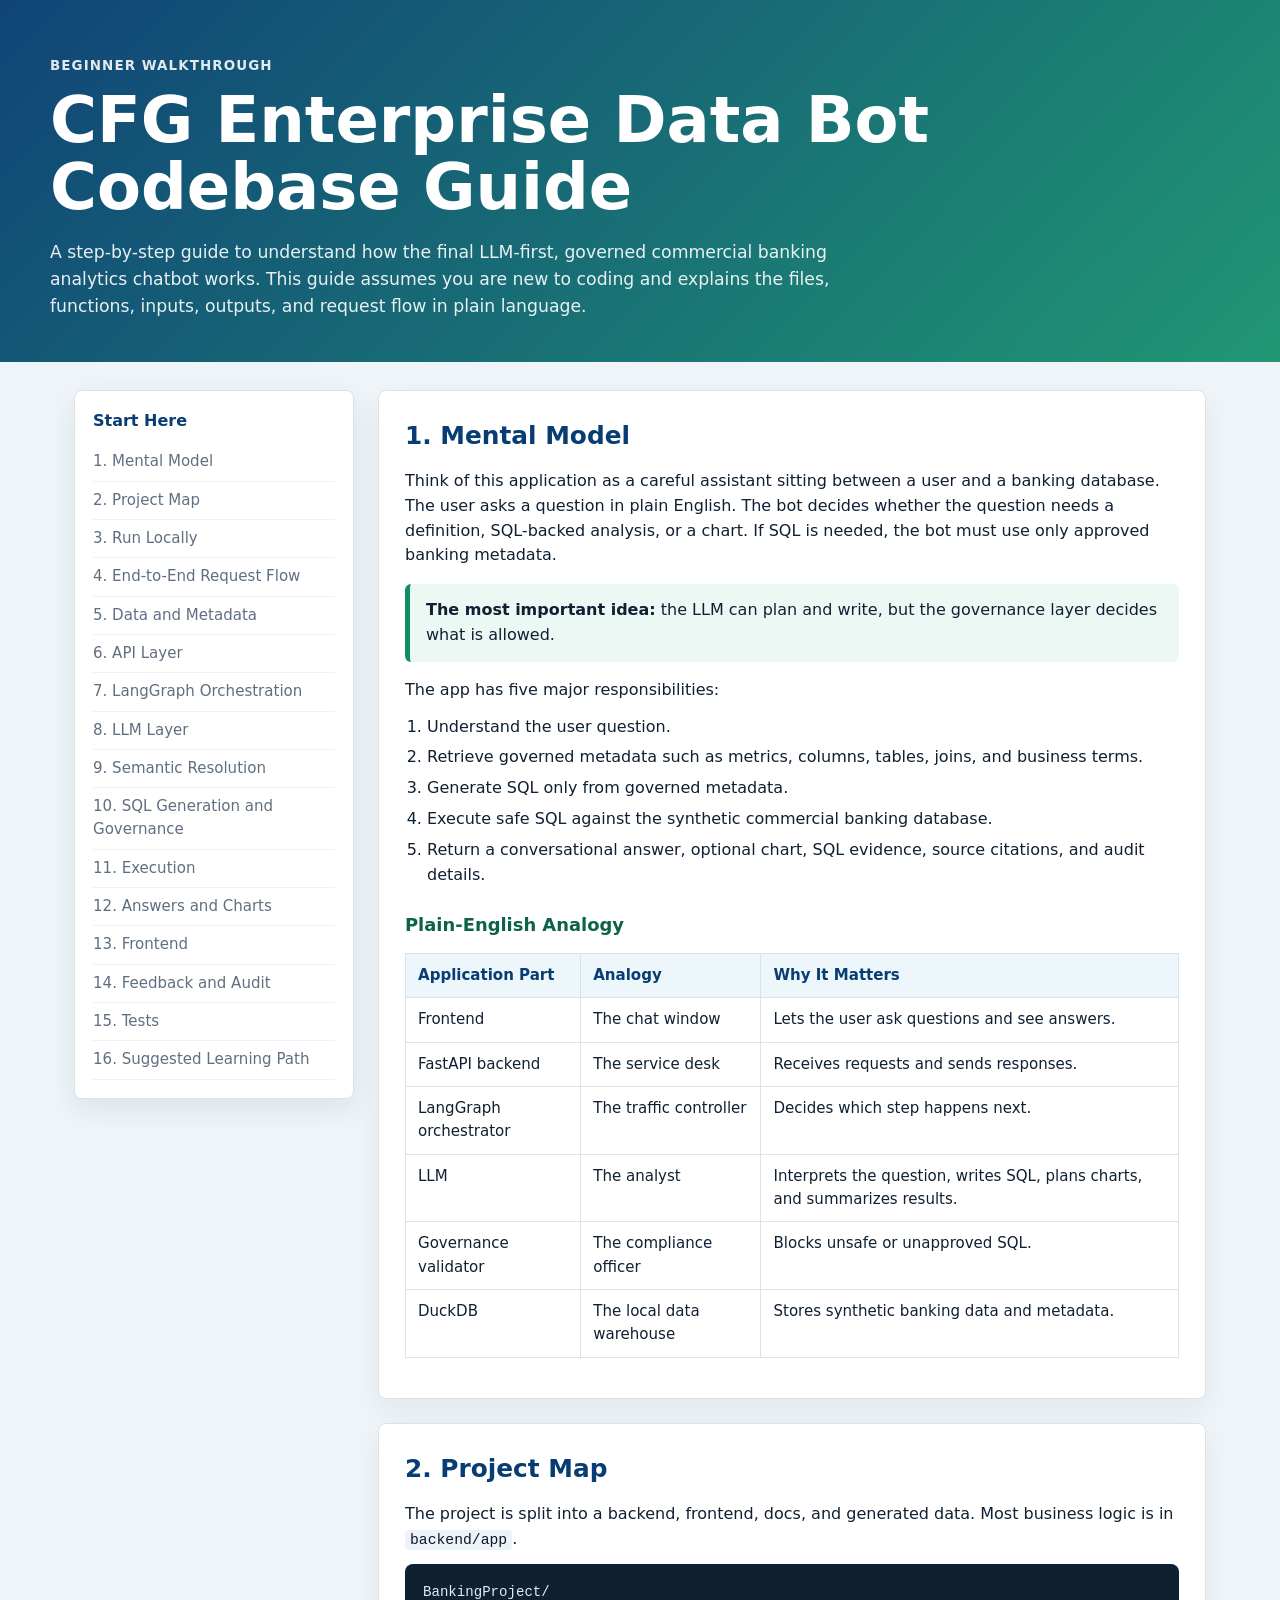
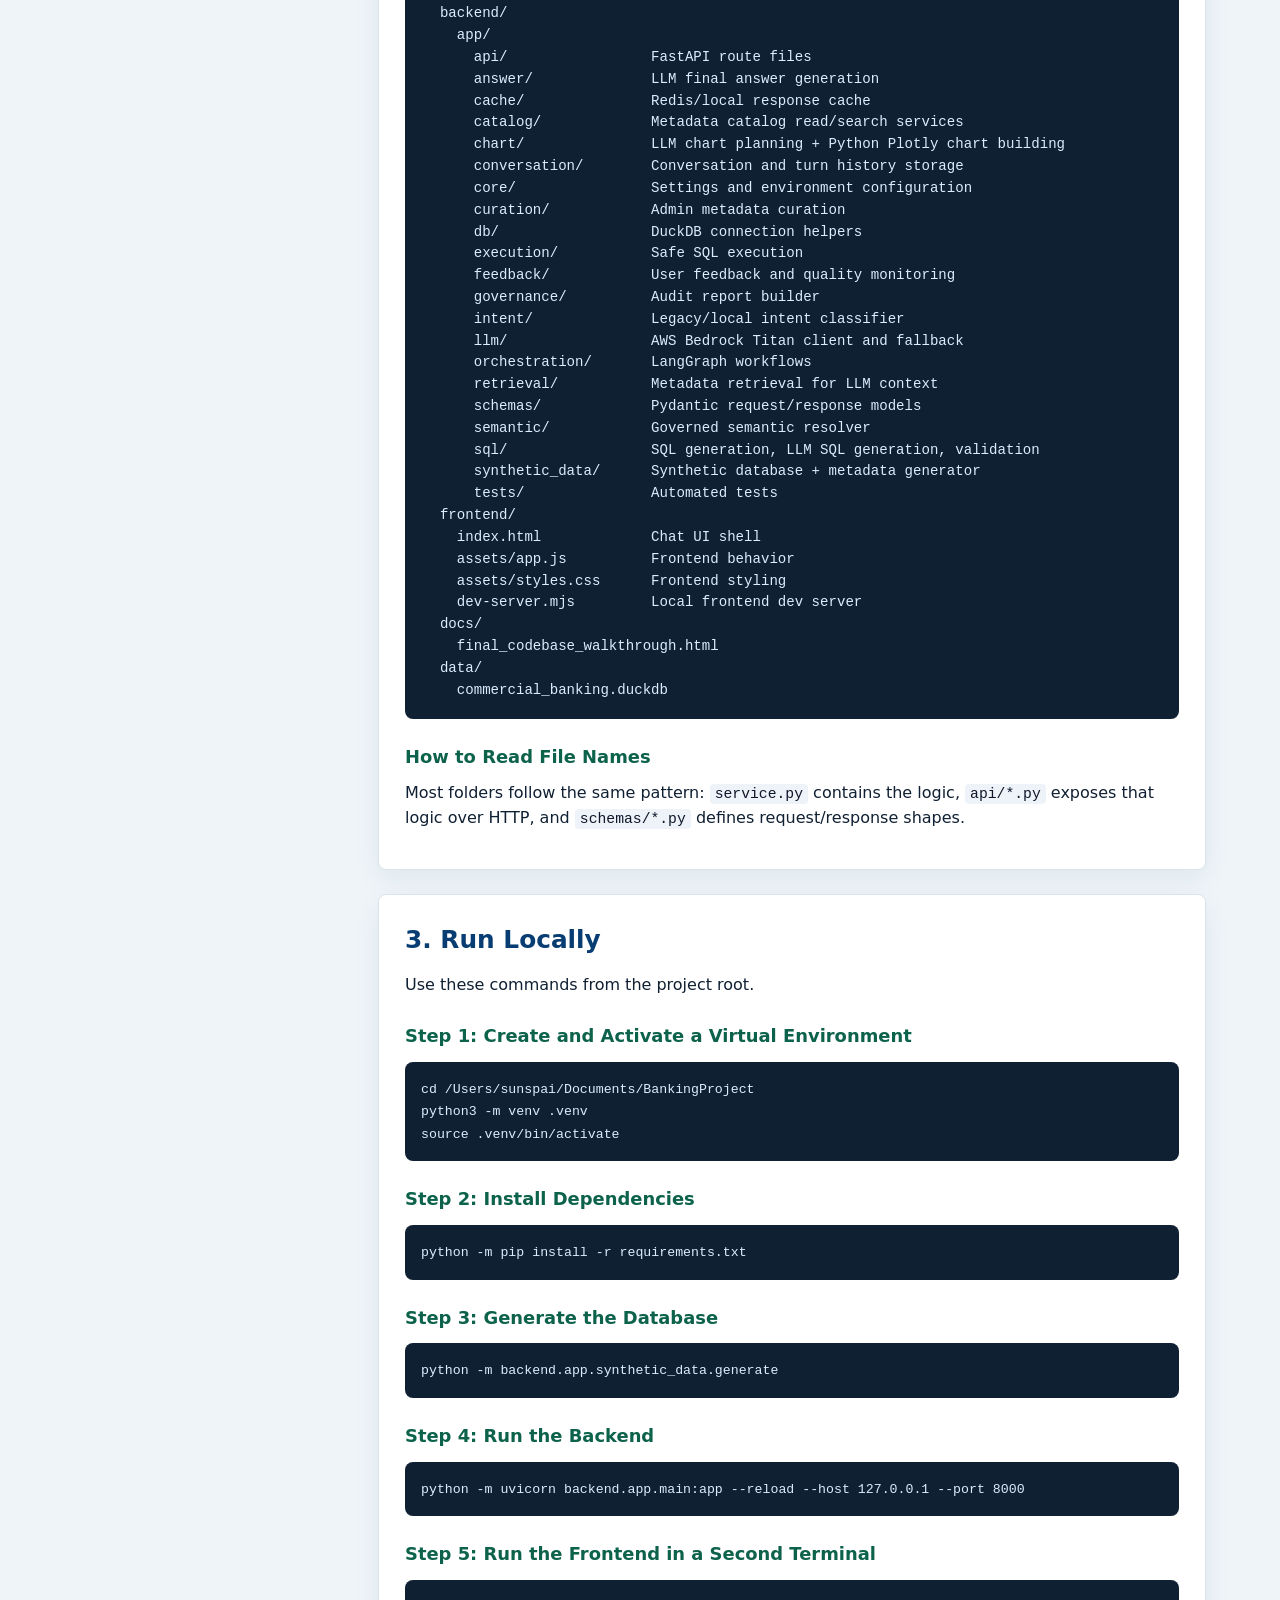
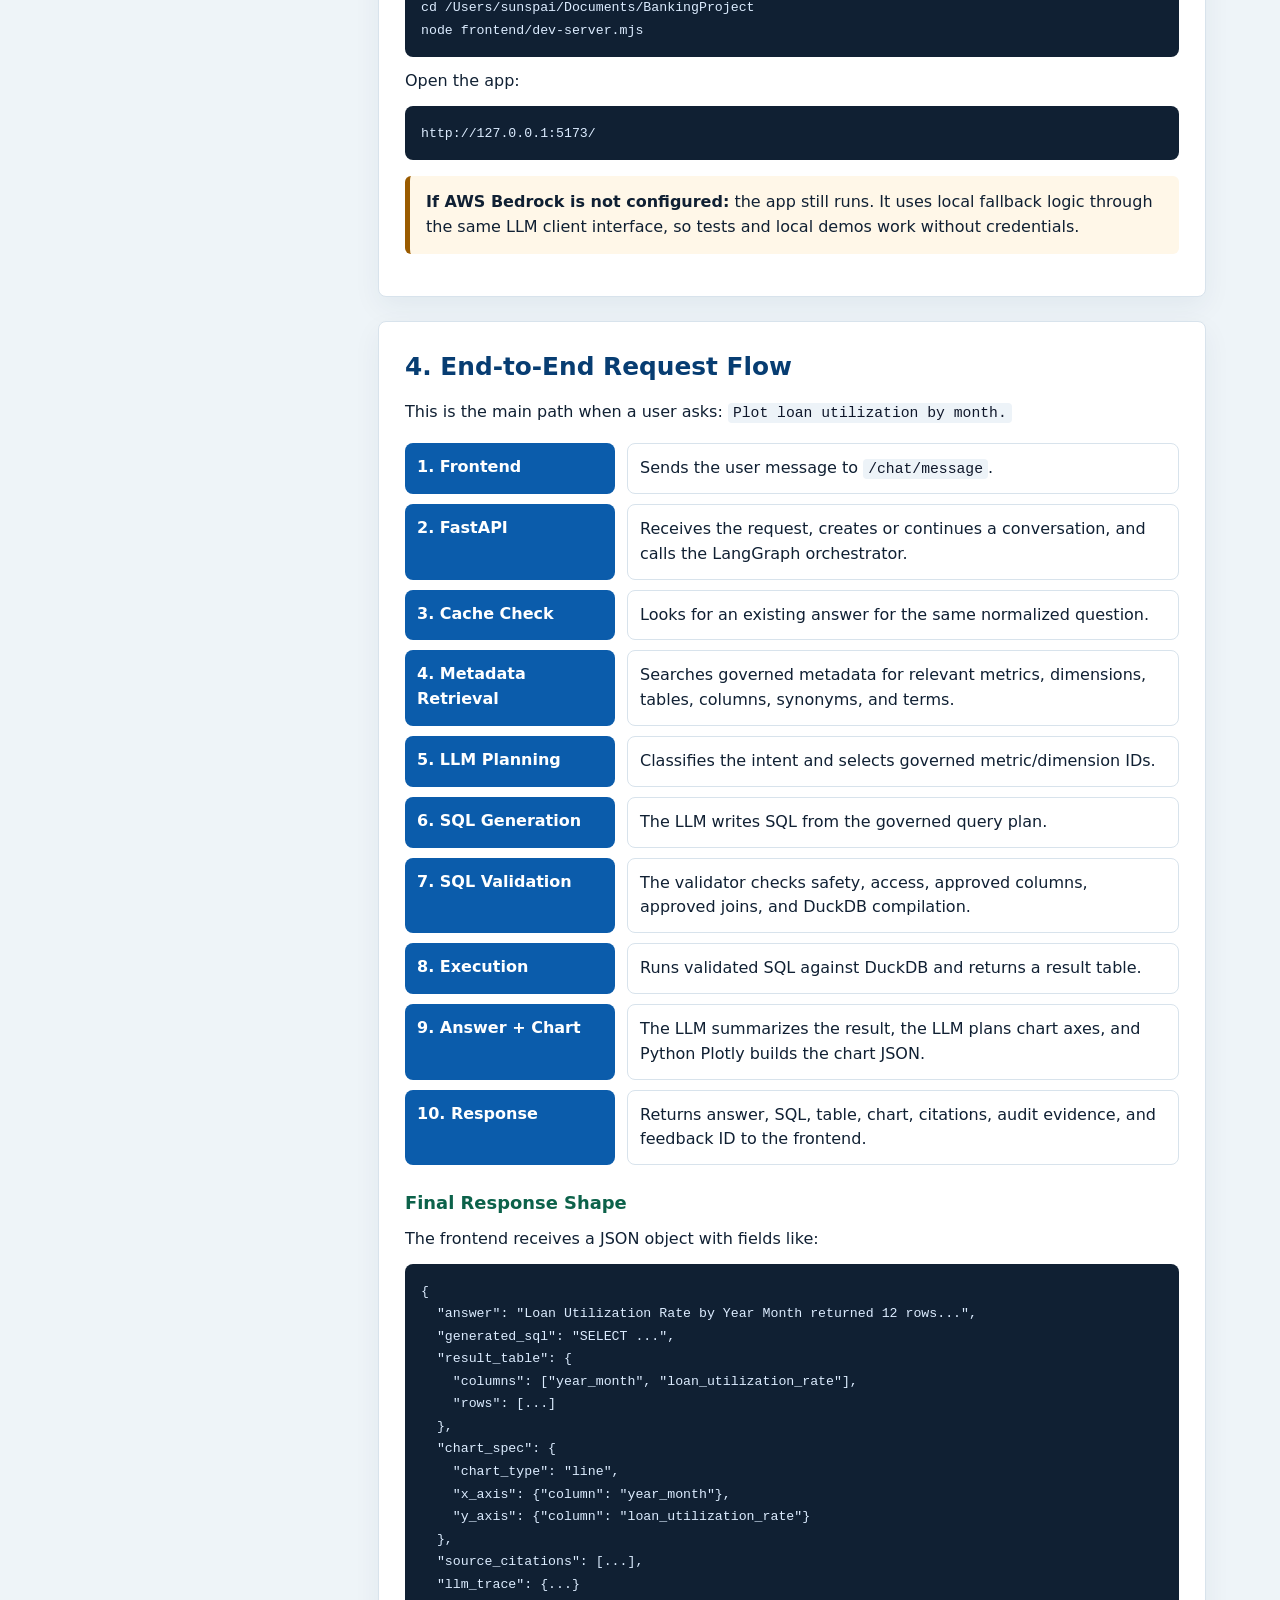
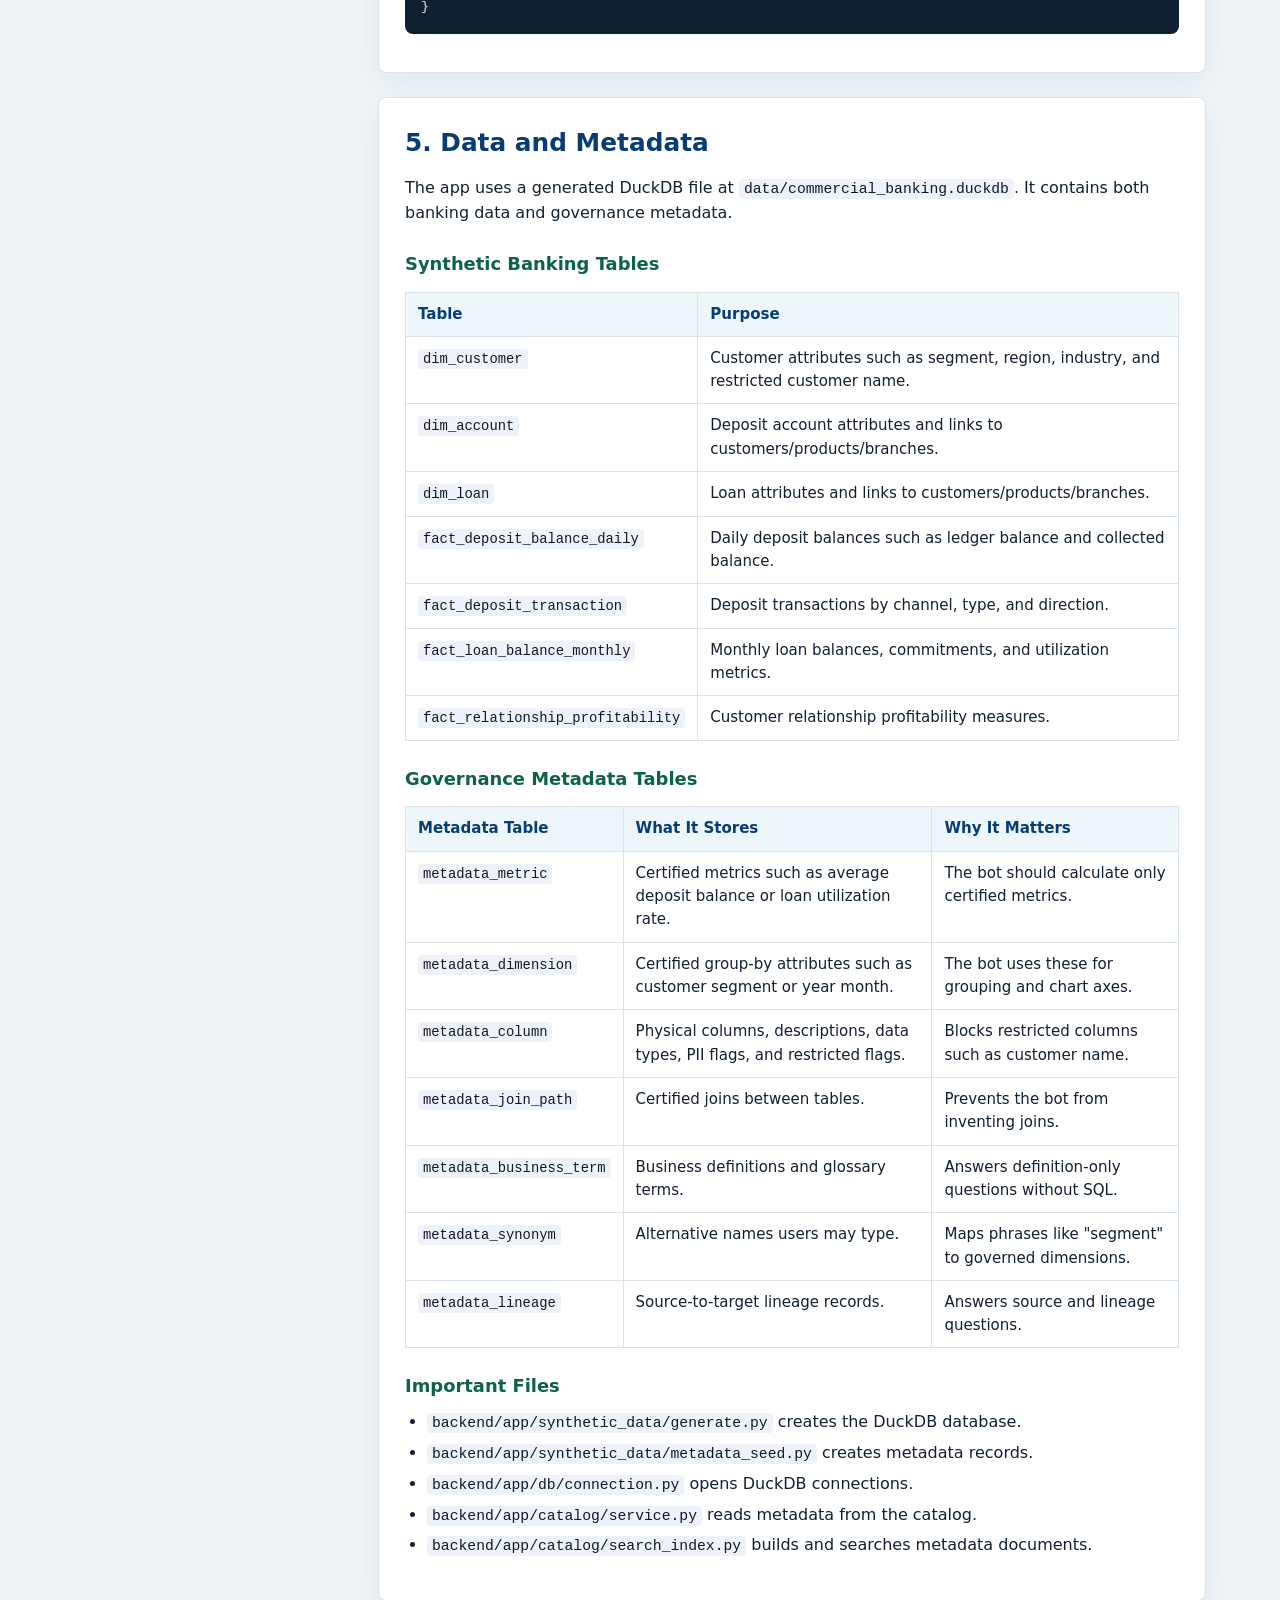
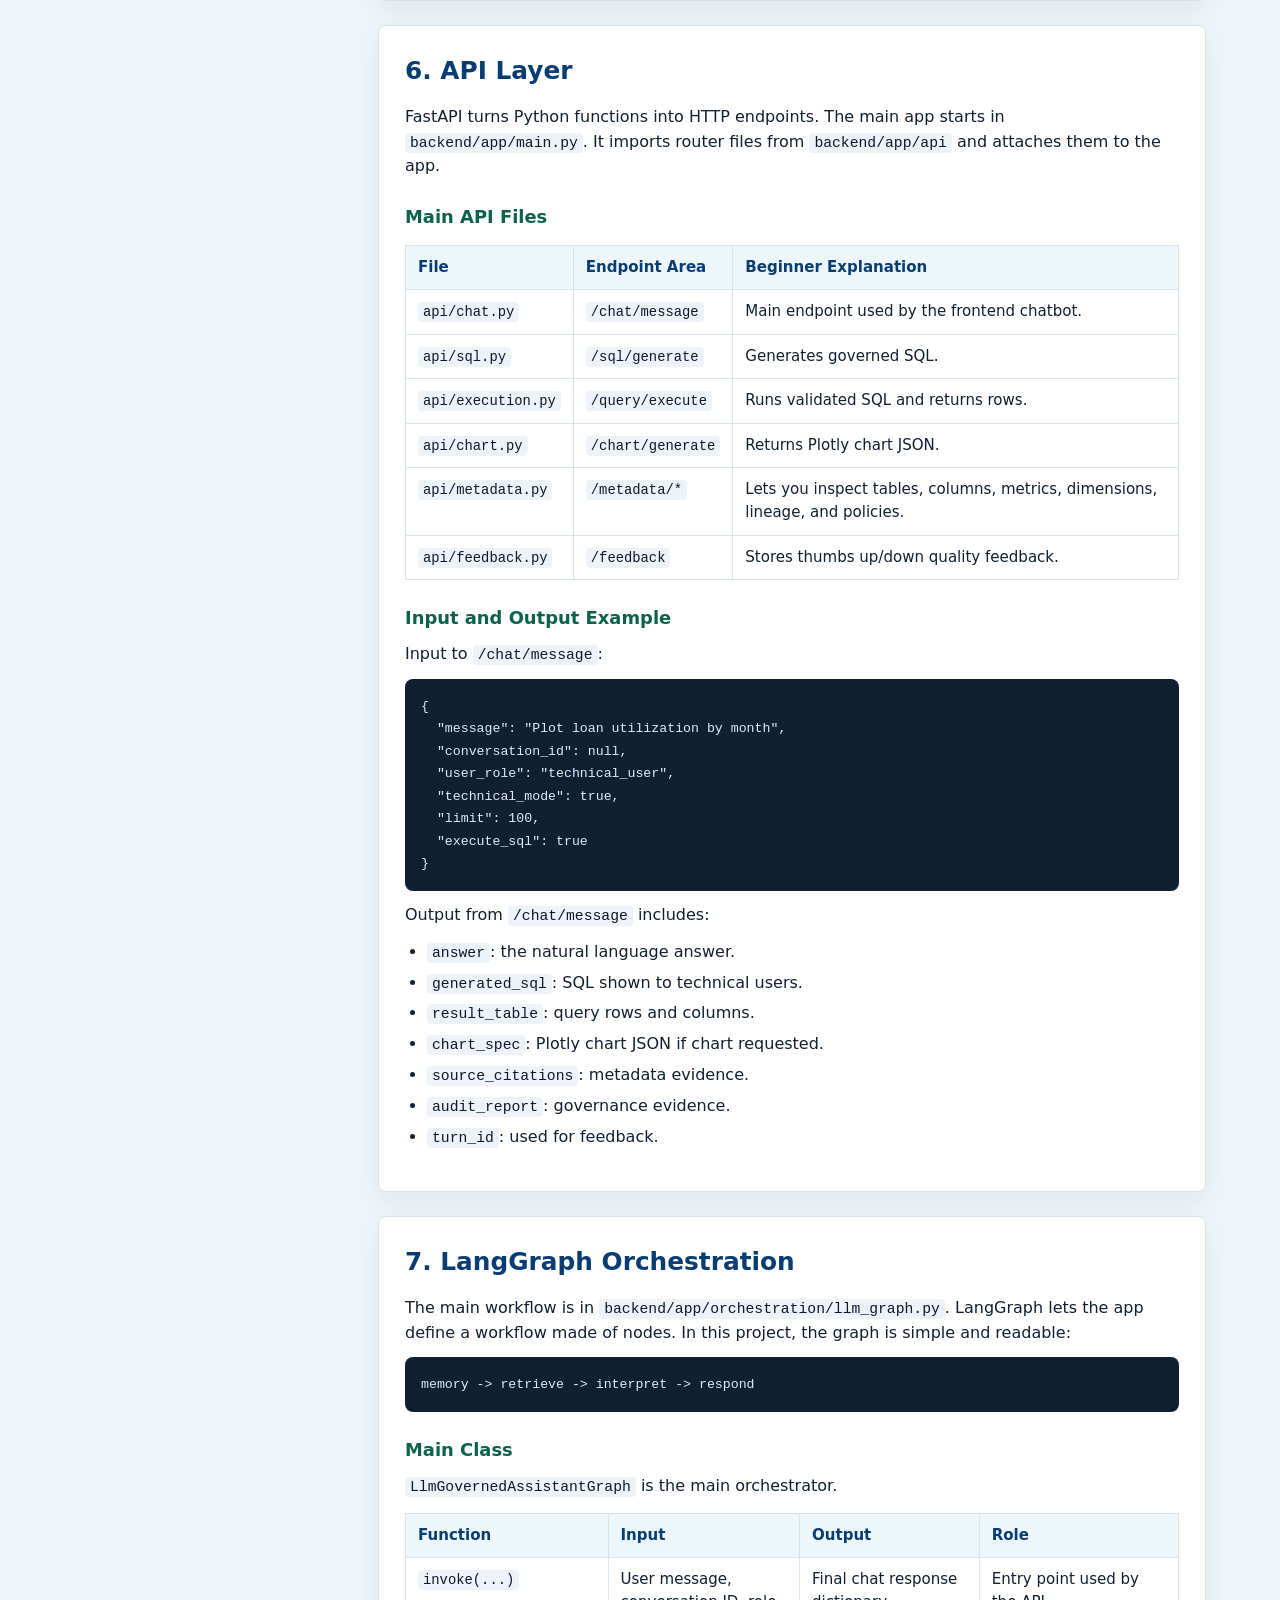
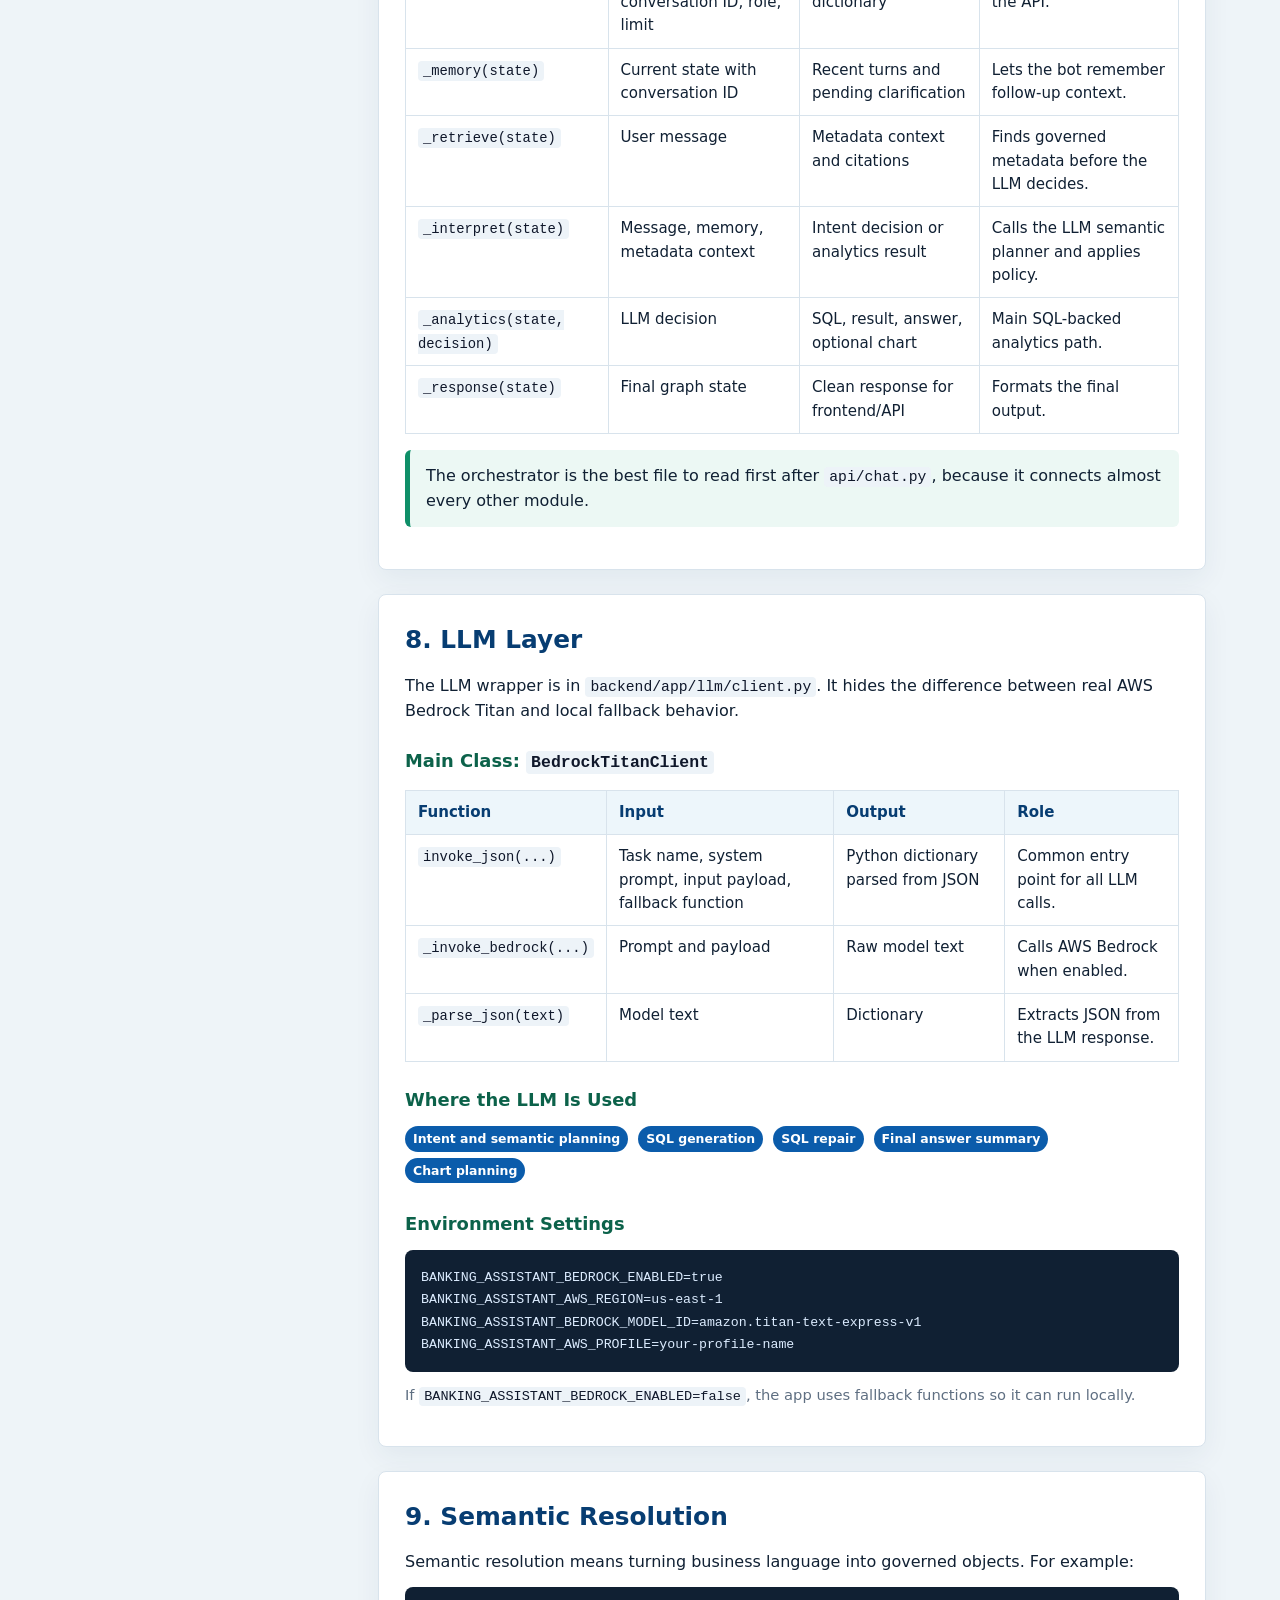
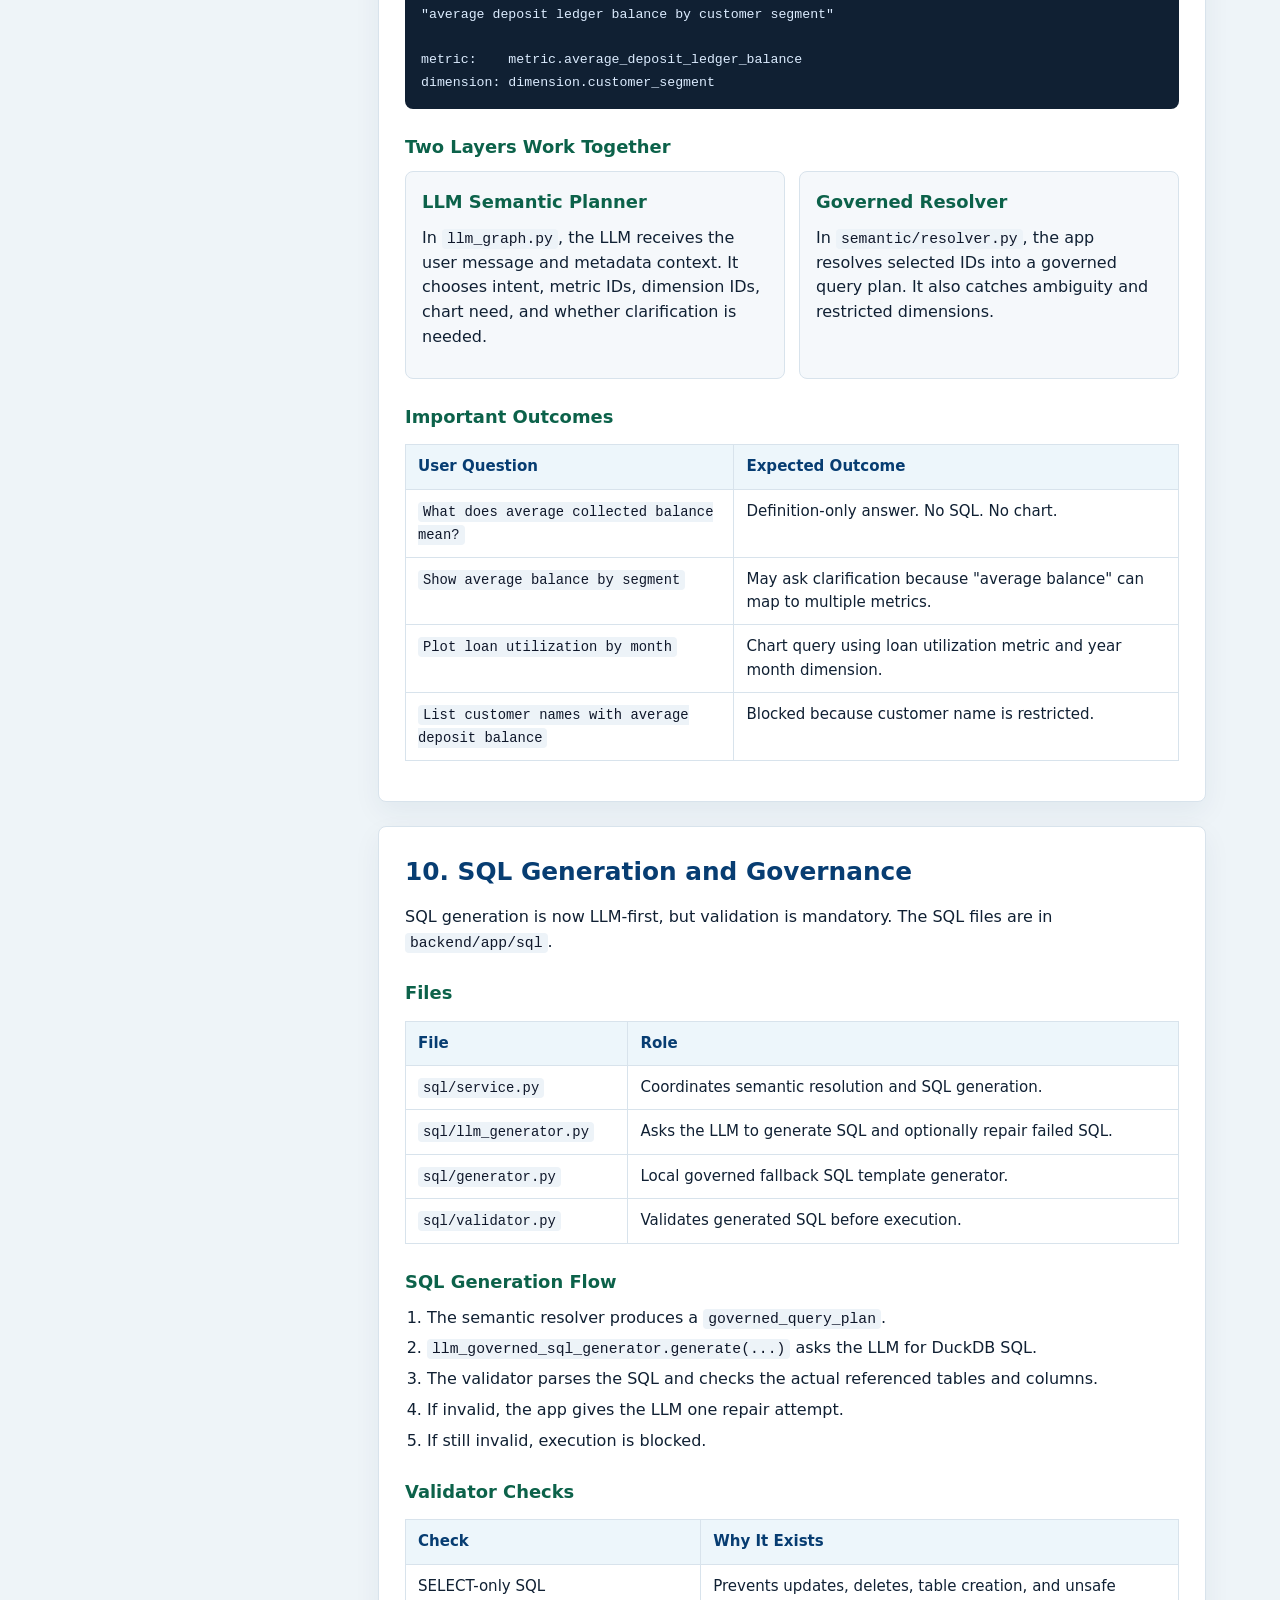
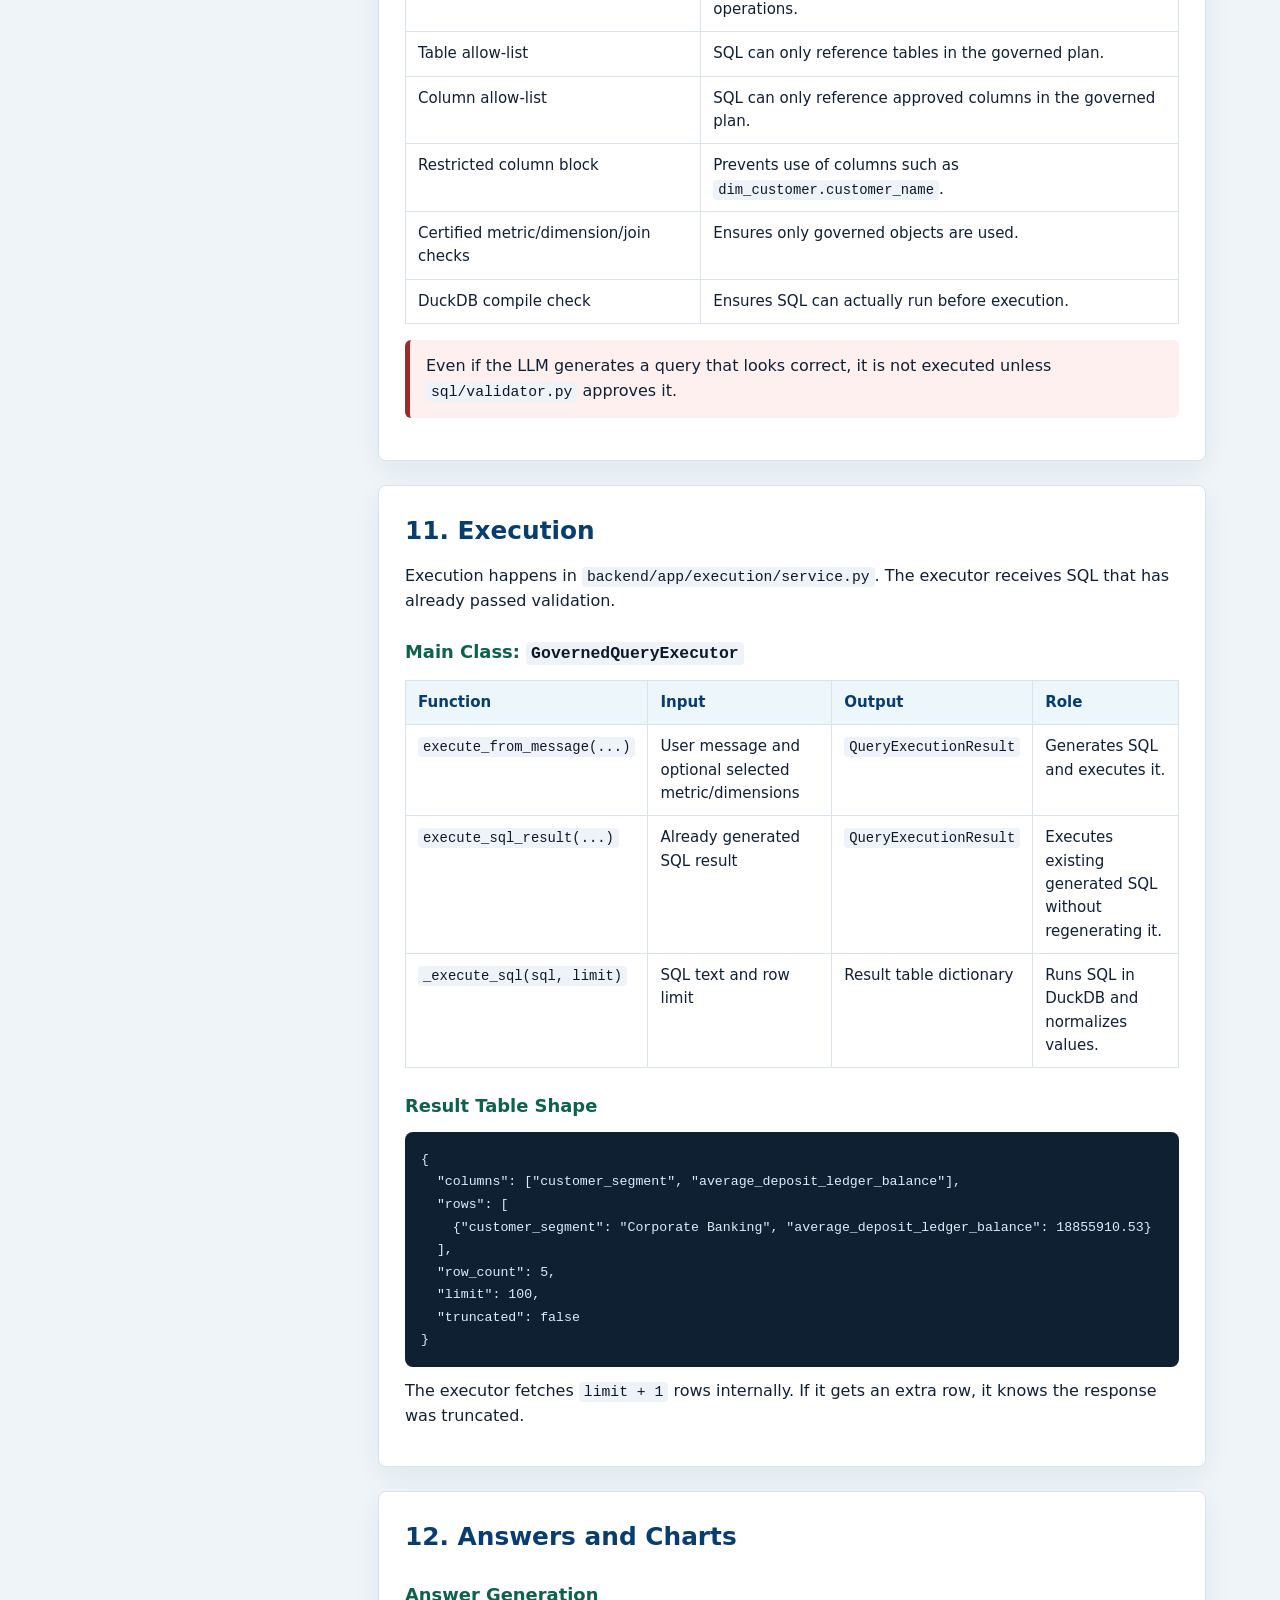
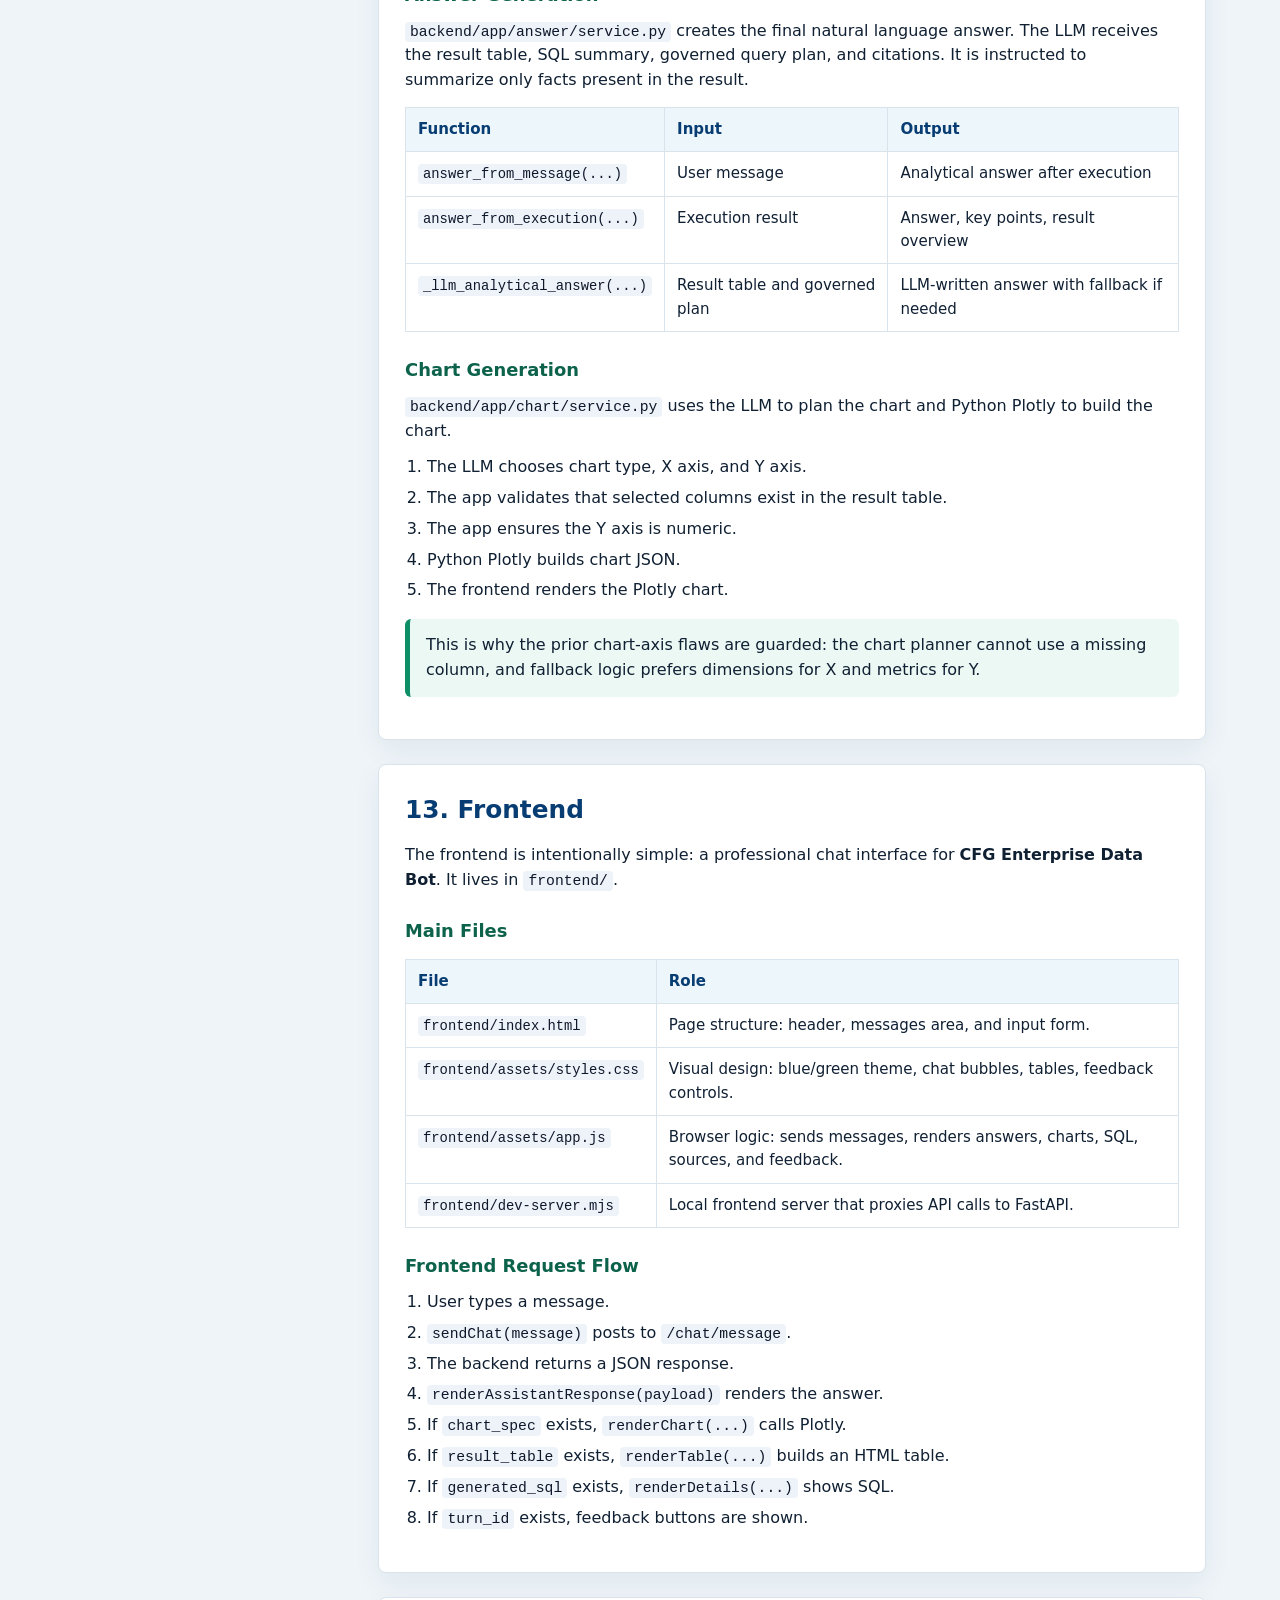
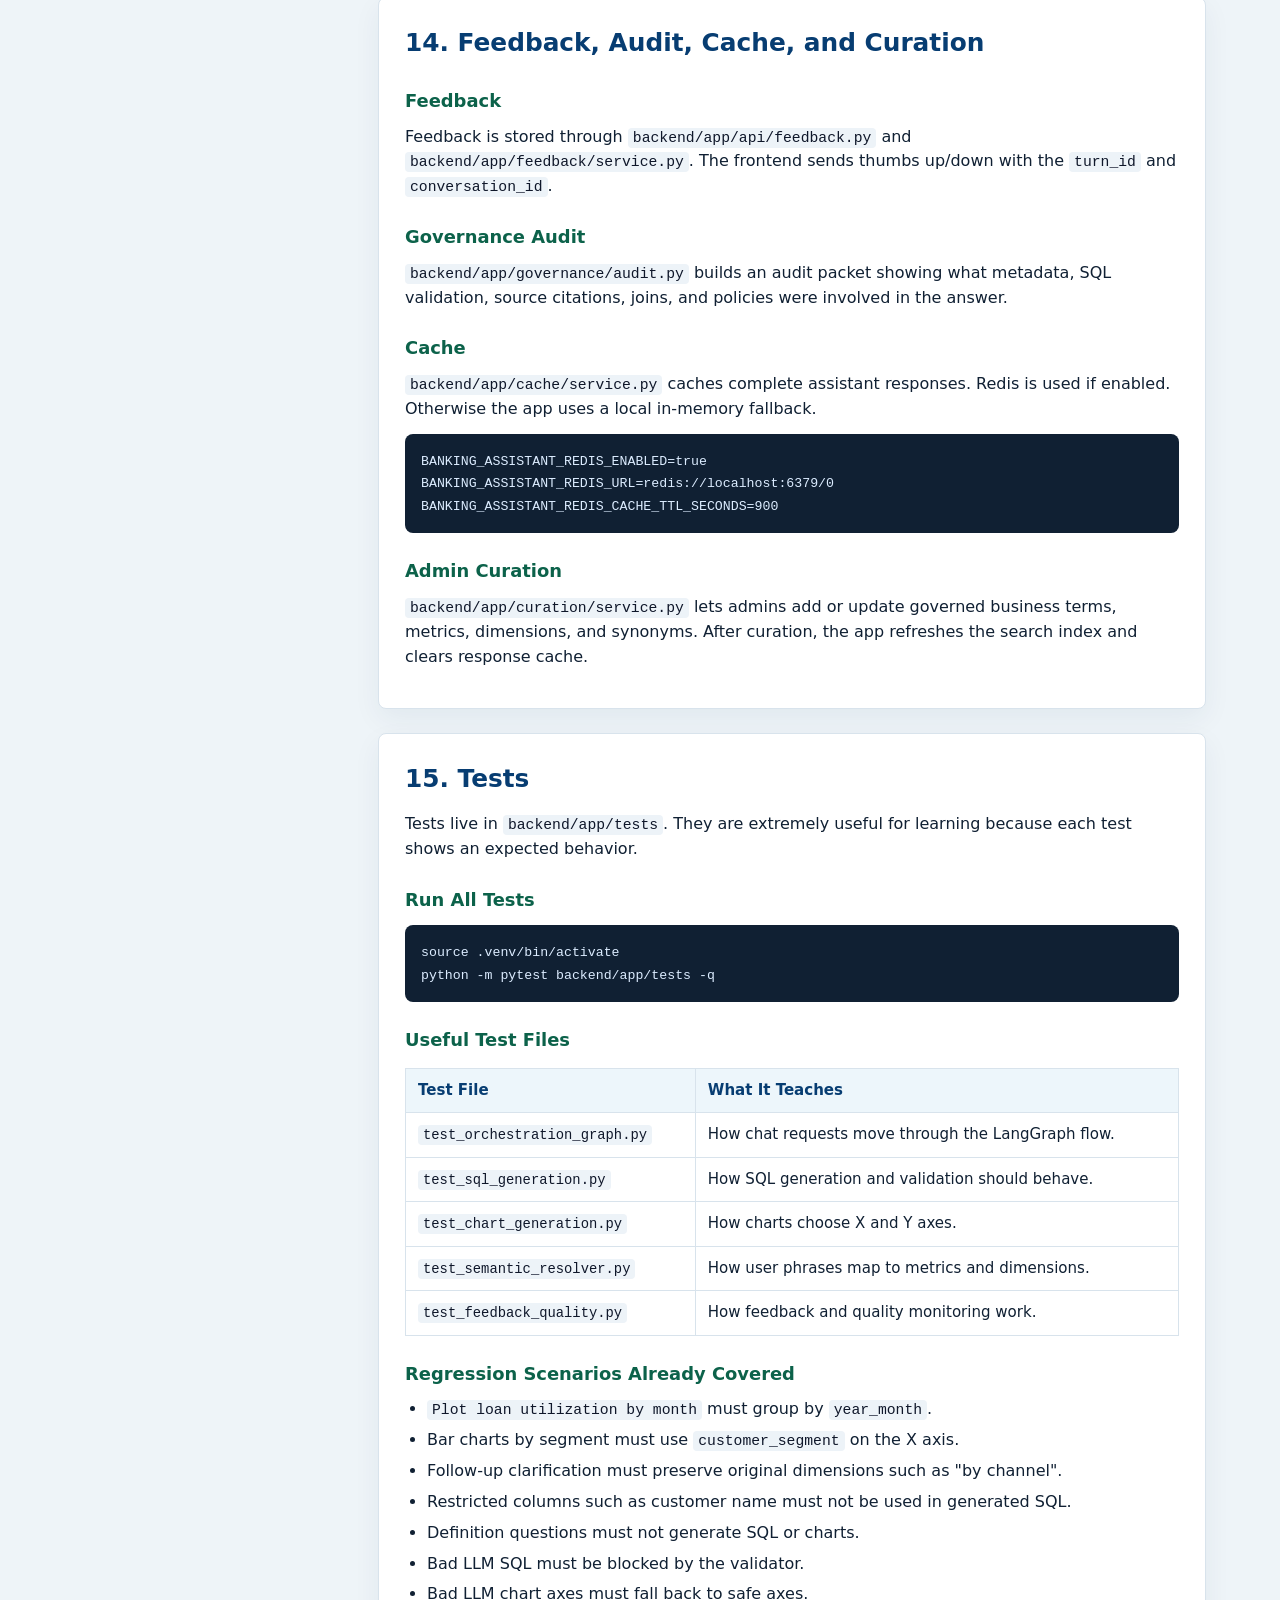
<file: docs/final_codebase_walkthrough.html>
<!doctype html>
<html lang="en">
  <head>
    <meta charset="utf-8" />
    <meta name="viewport" content="width=device-width, initial-scale=1" />
    <title>CFG Enterprise Data Bot - Beginner Codebase Walkthrough</title>
    <style>
      :root {
        --ink: #102033;
        --muted: #5f6f82;
        --line: #d8e3ec;
        --soft: #f5f8fb;
        --panel: #ffffff;
        --blue: #0b5cab;
        --blue-dark: #073d72;
        --green: #0f8f68;
        --green-dark: #0c624a;
        --warn: #9a5b00;
        --bad: #9d2b2b;
        --code: #0f172a;
        --code-bg: #edf3f8;
      }

      * {
        box-sizing: border-box;
      }

      body {
        margin: 0;
        font-family: Inter, ui-sans-serif, system-ui, -apple-system, BlinkMacSystemFont, "Segoe UI", sans-serif;
        color: var(--ink);
        background: #eef4f8;
        line-height: 1.55;
      }

      header.hero {
        padding: 56px 24px 42px;
        color: #ffffff;
        background:
          linear-gradient(135deg, rgba(7, 61, 114, 0.96), rgba(15, 143, 104, 0.92)),
          radial-gradient(circle at 75% 20%, rgba(255,255,255,0.18), transparent 30%);
      }

      .hero-inner,
      main {
        max-width: 1180px;
        margin: 0 auto;
      }

      .eyebrow {
        margin: 0 0 10px;
        font-size: 0.84rem;
        font-weight: 700;
        letter-spacing: 0.08em;
        text-transform: uppercase;
        opacity: 0.88;
      }

      h1 {
        margin: 0;
        font-size: clamp(2.1rem, 5vw, 4rem);
        line-height: 1.05;
        letter-spacing: 0;
      }

      .subtitle {
        max-width: 850px;
        margin: 18px 0 0;
        font-size: 1.08rem;
        color: rgba(255,255,255,0.9);
      }

      main {
        display: grid;
        grid-template-columns: 280px minmax(0, 1fr);
        gap: 24px;
        padding: 28px 24px 64px;
      }

      nav {
        position: sticky;
        top: 18px;
        align-self: start;
        padding: 18px;
        border: 1px solid var(--line);
        border-radius: 8px;
        background: var(--panel);
        box-shadow: 0 10px 28px rgba(10, 45, 78, 0.08);
      }

      nav strong {
        display: block;
        margin-bottom: 10px;
        color: var(--blue-dark);
      }

      nav a {
        display: block;
        padding: 7px 0;
        color: var(--muted);
        text-decoration: none;
        font-size: 0.94rem;
        border-bottom: 1px solid #edf2f6;
      }

      nav a:hover {
        color: var(--blue);
      }

      .content {
        min-width: 0;
      }

      section {
        margin-bottom: 24px;
        padding: 26px;
        border: 1px solid var(--line);
        border-radius: 8px;
        background: var(--panel);
        box-shadow: 0 10px 28px rgba(10, 45, 78, 0.06);
      }

      h2 {
        margin: 0 0 14px;
        color: var(--blue-dark);
        font-size: 1.55rem;
      }

      h3 {
        margin: 24px 0 10px;
        color: var(--green-dark);
        font-size: 1.12rem;
      }

      p {
        margin: 0 0 12px;
      }

      ul,
      ol {
        margin-top: 8px;
        padding-left: 22px;
      }

      li {
        margin: 6px 0;
      }

      code {
        padding: 2px 5px;
        border-radius: 4px;
        color: var(--code);
        background: var(--code-bg);
        font-family: "SFMono-Regular", Consolas, "Liberation Mono", monospace;
        font-size: 0.92em;
      }

      pre {
        overflow: auto;
        margin: 12px 0;
        padding: 16px;
        border-radius: 8px;
        color: #dcecff;
        background: #102033;
        font-size: 0.9rem;
      }

      pre code {
        padding: 0;
        color: inherit;
        background: transparent;
      }

      table {
        width: 100%;
        margin: 14px 0;
        border-collapse: collapse;
        font-size: 0.94rem;
      }

      th,
      td {
        padding: 10px 12px;
        vertical-align: top;
        border: 1px solid var(--line);
      }

      th {
        color: var(--blue-dark);
        background: #edf6fb;
        text-align: left;
      }

      .callout {
        margin: 16px 0;
        padding: 14px 16px;
        border-left: 5px solid var(--green);
        border-radius: 6px;
        background: #ecf8f4;
      }

      .warning {
        border-left-color: var(--warn);
        background: #fff7e8;
      }

      .danger {
        border-left-color: var(--bad);
        background: #fff0f0;
      }

      .grid {
        display: grid;
        grid-template-columns: repeat(2, minmax(0, 1fr));
        gap: 14px;
      }

      .card {
        padding: 16px;
        border: 1px solid var(--line);
        border-radius: 8px;
        background: var(--soft);
      }

      .card h3 {
        margin-top: 0;
      }

      .tag {
        display: inline-block;
        margin: 3px 5px 3px 0;
        padding: 3px 8px;
        border-radius: 999px;
        color: #ffffff;
        background: var(--blue);
        font-size: 0.78rem;
        font-weight: 700;
      }

      .tag.green {
        background: var(--green);
      }

      .flow {
        display: grid;
        gap: 10px;
        margin: 18px 0;
      }

      .flow-row {
        display: grid;
        grid-template-columns: 210px 1fr;
        gap: 12px;
        align-items: stretch;
      }

      .flow-step {
        padding: 12px;
        border-radius: 8px;
        color: #ffffff;
        background: var(--blue);
        font-weight: 700;
      }

      .flow-desc {
        padding: 12px;
        border: 1px solid var(--line);
        border-radius: 8px;
        background: #ffffff;
      }

      .folder-tree {
        white-space: pre;
        overflow: auto;
        padding: 18px;
        border-radius: 8px;
        color: #dcecff;
        background: #102033;
        font-family: "SFMono-Regular", Consolas, "Liberation Mono", monospace;
        font-size: 0.88rem;
      }

      .small {
        color: var(--muted);
        font-size: 0.92rem;
      }

      @media (max-width: 920px) {
        main {
          grid-template-columns: 1fr;
        }

        nav {
          position: static;
        }

        .grid,
        .flow-row {
          grid-template-columns: 1fr;
        }
      }
    </style>
  </head>
  <body>
    <header class="hero">
      <div class="hero-inner">
        <p class="eyebrow">Beginner walkthrough</p>
        <h1>CFG Enterprise Data Bot Codebase Guide</h1>
        <p class="subtitle">
          A step-by-step guide to understand how the final LLM-first, governed commercial banking analytics chatbot works.
          This guide assumes you are new to coding and explains the files, functions, inputs, outputs, and request flow in plain language.
        </p>
      </div>
    </header>

    <main>
      <nav aria-label="Guide sections">
        <strong>Start Here</strong>
        <a href="#mental-model">1. Mental Model</a>
        <a href="#project-map">2. Project Map</a>
        <a href="#run-locally">3. Run Locally</a>
        <a href="#request-flow">4. End-to-End Request Flow</a>
        <a href="#data-metadata">5. Data and Metadata</a>
        <a href="#api-layer">6. API Layer</a>
        <a href="#orchestration">7. LangGraph Orchestration</a>
        <a href="#llm">8. LLM Layer</a>
        <a href="#semantic">9. Semantic Resolution</a>
        <a href="#sql">10. SQL Generation and Governance</a>
        <a href="#execution">11. Execution</a>
        <a href="#answer-chart">12. Answers and Charts</a>
        <a href="#frontend">13. Frontend</a>
        <a href="#feedback">14. Feedback and Audit</a>
        <a href="#tests">15. Tests</a>
        <a href="#learning-path">16. Suggested Learning Path</a>
      </nav>

      <div class="content">
        <section id="mental-model">
          <h2>1. Mental Model</h2>
          <p>
            Think of this application as a careful assistant sitting between a user and a banking database.
            The user asks a question in plain English. The bot decides whether the question needs a definition,
            SQL-backed analysis, or a chart. If SQL is needed, the bot must use only approved banking metadata.
          </p>

          <div class="callout">
            <strong>The most important idea:</strong>
            the LLM can plan and write, but the governance layer decides what is allowed.
          </div>

          <p>The app has five major responsibilities:</p>
          <ol>
            <li>Understand the user question.</li>
            <li>Retrieve governed metadata such as metrics, columns, tables, joins, and business terms.</li>
            <li>Generate SQL only from governed metadata.</li>
            <li>Execute safe SQL against the synthetic commercial banking database.</li>
            <li>Return a conversational answer, optional chart, SQL evidence, source citations, and audit details.</li>
          </ol>

          <h3>Plain-English Analogy</h3>
          <table>
            <thead>
              <tr>
                <th>Application Part</th>
                <th>Analogy</th>
                <th>Why It Matters</th>
              </tr>
            </thead>
            <tbody>
              <tr>
                <td>Frontend</td>
                <td>The chat window</td>
                <td>Lets the user ask questions and see answers.</td>
              </tr>
              <tr>
                <td>FastAPI backend</td>
                <td>The service desk</td>
                <td>Receives requests and sends responses.</td>
              </tr>
              <tr>
                <td>LangGraph orchestrator</td>
                <td>The traffic controller</td>
                <td>Decides which step happens next.</td>
              </tr>
              <tr>
                <td>LLM</td>
                <td>The analyst</td>
                <td>Interprets the question, writes SQL, plans charts, and summarizes results.</td>
              </tr>
              <tr>
                <td>Governance validator</td>
                <td>The compliance officer</td>
                <td>Blocks unsafe or unapproved SQL.</td>
              </tr>
              <tr>
                <td>DuckDB</td>
                <td>The local data warehouse</td>
                <td>Stores synthetic banking data and metadata.</td>
              </tr>
            </tbody>
          </table>
        </section>

        <section id="project-map">
          <h2>2. Project Map</h2>
          <p>
            The project is split into a backend, frontend, docs, and generated data. Most business logic is in
            <code>backend/app</code>.
          </p>

          <div class="folder-tree">BankingProject/
  backend/
    app/
      api/                 FastAPI route files
      answer/              LLM final answer generation
      cache/               Redis/local response cache
      catalog/             Metadata catalog read/search services
      chart/               LLM chart planning + Python Plotly chart building
      conversation/        Conversation and turn history storage
      core/                Settings and environment configuration
      curation/            Admin metadata curation
      db/                  DuckDB connection helpers
      execution/           Safe SQL execution
      feedback/            User feedback and quality monitoring
      governance/          Audit report builder
      intent/              Legacy/local intent classifier
      llm/                 AWS Bedrock Titan client and fallback
      orchestration/       LangGraph workflows
      retrieval/           Metadata retrieval for LLM context
      schemas/             Pydantic request/response models
      semantic/            Governed semantic resolver
      sql/                 SQL generation, LLM SQL generation, validation
      synthetic_data/      Synthetic database + metadata generator
      tests/               Automated tests
  frontend/
    index.html             Chat UI shell
    assets/app.js          Frontend behavior
    assets/styles.css      Frontend styling
    dev-server.mjs         Local frontend dev server
  docs/
    final_codebase_walkthrough.html
  data/
    commercial_banking.duckdb</div>

          <h3>How to Read File Names</h3>
          <p>
            Most folders follow the same pattern: <code>service.py</code> contains the logic, <code>api/*.py</code>
            exposes that logic over HTTP, and <code>schemas/*.py</code> defines request/response shapes.
          </p>
        </section>

        <section id="run-locally">
          <h2>3. Run Locally</h2>
          <p>Use these commands from the project root.</p>

          <h3>Step 1: Create and Activate a Virtual Environment</h3>
          <pre><code>cd /Users/sunspai/Documents/BankingProject
python3 -m venv .venv
source .venv/bin/activate</code></pre>

          <h3>Step 2: Install Dependencies</h3>
          <pre><code>python -m pip install -r requirements.txt</code></pre>

          <h3>Step 3: Generate the Database</h3>
          <pre><code>python -m backend.app.synthetic_data.generate</code></pre>

          <h3>Step 4: Run the Backend</h3>
          <pre><code>python -m uvicorn backend.app.main:app --reload --host 127.0.0.1 --port 8000</code></pre>

          <h3>Step 5: Run the Frontend in a Second Terminal</h3>
          <pre><code>cd /Users/sunspai/Documents/BankingProject
node frontend/dev-server.mjs</code></pre>

          <p>Open the app:</p>
          <pre><code>http://127.0.0.1:5173/</code></pre>

          <div class="callout warning">
            <strong>If AWS Bedrock is not configured:</strong>
            the app still runs. It uses local fallback logic through the same LLM client interface, so tests and local demos work without credentials.
          </div>
        </section>

        <section id="request-flow">
          <h2>4. End-to-End Request Flow</h2>
          <p>This is the main path when a user asks: <code>Plot loan utilization by month.</code></p>

          <div class="flow">
            <div class="flow-row">
              <div class="flow-step">1. Frontend</div>
              <div class="flow-desc">Sends the user message to <code>/chat/message</code>.</div>
            </div>
            <div class="flow-row">
              <div class="flow-step">2. FastAPI</div>
              <div class="flow-desc">Receives the request, creates or continues a conversation, and calls the LangGraph orchestrator.</div>
            </div>
            <div class="flow-row">
              <div class="flow-step">3. Cache Check</div>
              <div class="flow-desc">Looks for an existing answer for the same normalized question.</div>
            </div>
            <div class="flow-row">
              <div class="flow-step">4. Metadata Retrieval</div>
              <div class="flow-desc">Searches governed metadata for relevant metrics, dimensions, tables, columns, synonyms, and terms.</div>
            </div>
            <div class="flow-row">
              <div class="flow-step">5. LLM Planning</div>
              <div class="flow-desc">Classifies the intent and selects governed metric/dimension IDs.</div>
            </div>
            <div class="flow-row">
              <div class="flow-step">6. SQL Generation</div>
              <div class="flow-desc">The LLM writes SQL from the governed query plan.</div>
            </div>
            <div class="flow-row">
              <div class="flow-step">7. SQL Validation</div>
              <div class="flow-desc">The validator checks safety, access, approved columns, approved joins, and DuckDB compilation.</div>
            </div>
            <div class="flow-row">
              <div class="flow-step">8. Execution</div>
              <div class="flow-desc">Runs validated SQL against DuckDB and returns a result table.</div>
            </div>
            <div class="flow-row">
              <div class="flow-step">9. Answer + Chart</div>
              <div class="flow-desc">The LLM summarizes the result, the LLM plans chart axes, and Python Plotly builds the chart JSON.</div>
            </div>
            <div class="flow-row">
              <div class="flow-step">10. Response</div>
              <div class="flow-desc">Returns answer, SQL, table, chart, citations, audit evidence, and feedback ID to the frontend.</div>
            </div>
          </div>

          <h3>Final Response Shape</h3>
          <p>The frontend receives a JSON object with fields like:</p>
          <pre><code>{
  "answer": "Loan Utilization Rate by Year Month returned 12 rows...",
  "generated_sql": "SELECT ...",
  "result_table": {
    "columns": ["year_month", "loan_utilization_rate"],
    "rows": [...]
  },
  "chart_spec": {
    "chart_type": "line",
    "x_axis": {"column": "year_month"},
    "y_axis": {"column": "loan_utilization_rate"}
  },
  "source_citations": [...],
  "llm_trace": {...}
}</code></pre>
        </section>

        <section id="data-metadata">
          <h2>5. Data and Metadata</h2>
          <p>
            The app uses a generated DuckDB file at <code>data/commercial_banking.duckdb</code>. It contains both
            banking data and governance metadata.
          </p>

          <h3>Synthetic Banking Tables</h3>
          <table>
            <thead>
              <tr>
                <th>Table</th>
                <th>Purpose</th>
              </tr>
            </thead>
            <tbody>
              <tr>
                <td><code>dim_customer</code></td>
                <td>Customer attributes such as segment, region, industry, and restricted customer name.</td>
              </tr>
              <tr>
                <td><code>dim_account</code></td>
                <td>Deposit account attributes and links to customers/products/branches.</td>
              </tr>
              <tr>
                <td><code>dim_loan</code></td>
                <td>Loan attributes and links to customers/products/branches.</td>
              </tr>
              <tr>
                <td><code>fact_deposit_balance_daily</code></td>
                <td>Daily deposit balances such as ledger balance and collected balance.</td>
              </tr>
              <tr>
                <td><code>fact_deposit_transaction</code></td>
                <td>Deposit transactions by channel, type, and direction.</td>
              </tr>
              <tr>
                <td><code>fact_loan_balance_monthly</code></td>
                <td>Monthly loan balances, commitments, and utilization metrics.</td>
              </tr>
              <tr>
                <td><code>fact_relationship_profitability</code></td>
                <td>Customer relationship profitability measures.</td>
              </tr>
            </tbody>
          </table>

          <h3>Governance Metadata Tables</h3>
          <table>
            <thead>
              <tr>
                <th>Metadata Table</th>
                <th>What It Stores</th>
                <th>Why It Matters</th>
              </tr>
            </thead>
            <tbody>
              <tr>
                <td><code>metadata_metric</code></td>
                <td>Certified metrics such as average deposit balance or loan utilization rate.</td>
                <td>The bot should calculate only certified metrics.</td>
              </tr>
              <tr>
                <td><code>metadata_dimension</code></td>
                <td>Certified group-by attributes such as customer segment or year month.</td>
                <td>The bot uses these for grouping and chart axes.</td>
              </tr>
              <tr>
                <td><code>metadata_column</code></td>
                <td>Physical columns, descriptions, data types, PII flags, and restricted flags.</td>
                <td>Blocks restricted columns such as customer name.</td>
              </tr>
              <tr>
                <td><code>metadata_join_path</code></td>
                <td>Certified joins between tables.</td>
                <td>Prevents the bot from inventing joins.</td>
              </tr>
              <tr>
                <td><code>metadata_business_term</code></td>
                <td>Business definitions and glossary terms.</td>
                <td>Answers definition-only questions without SQL.</td>
              </tr>
              <tr>
                <td><code>metadata_synonym</code></td>
                <td>Alternative names users may type.</td>
                <td>Maps phrases like "segment" to governed dimensions.</td>
              </tr>
              <tr>
                <td><code>metadata_lineage</code></td>
                <td>Source-to-target lineage records.</td>
                <td>Answers source and lineage questions.</td>
              </tr>
            </tbody>
          </table>

          <h3>Important Files</h3>
          <ul>
            <li><code>backend/app/synthetic_data/generate.py</code> creates the DuckDB database.</li>
            <li><code>backend/app/synthetic_data/metadata_seed.py</code> creates metadata records.</li>
            <li><code>backend/app/db/connection.py</code> opens DuckDB connections.</li>
            <li><code>backend/app/catalog/service.py</code> reads metadata from the catalog.</li>
            <li><code>backend/app/catalog/search_index.py</code> builds and searches metadata documents.</li>
          </ul>
        </section>

        <section id="api-layer">
          <h2>6. API Layer</h2>
          <p>
            FastAPI turns Python functions into HTTP endpoints. The main app starts in <code>backend/app/main.py</code>.
            It imports router files from <code>backend/app/api</code> and attaches them to the app.
          </p>

          <h3>Main API Files</h3>
          <table>
            <thead>
              <tr>
                <th>File</th>
                <th>Endpoint Area</th>
                <th>Beginner Explanation</th>
              </tr>
            </thead>
            <tbody>
              <tr>
                <td><code>api/chat.py</code></td>
                <td><code>/chat/message</code></td>
                <td>Main endpoint used by the frontend chatbot.</td>
              </tr>
              <tr>
                <td><code>api/sql.py</code></td>
                <td><code>/sql/generate</code></td>
                <td>Generates governed SQL.</td>
              </tr>
              <tr>
                <td><code>api/execution.py</code></td>
                <td><code>/query/execute</code></td>
                <td>Runs validated SQL and returns rows.</td>
              </tr>
              <tr>
                <td><code>api/chart.py</code></td>
                <td><code>/chart/generate</code></td>
                <td>Returns Plotly chart JSON.</td>
              </tr>
              <tr>
                <td><code>api/metadata.py</code></td>
                <td><code>/metadata/*</code></td>
                <td>Lets you inspect tables, columns, metrics, dimensions, lineage, and policies.</td>
              </tr>
              <tr>
                <td><code>api/feedback.py</code></td>
                <td><code>/feedback</code></td>
                <td>Stores thumbs up/down quality feedback.</td>
              </tr>
            </tbody>
          </table>

          <h3>Input and Output Example</h3>
          <p>Input to <code>/chat/message</code>:</p>
          <pre><code>{
  "message": "Plot loan utilization by month",
  "conversation_id": null,
  "user_role": "technical_user",
  "technical_mode": true,
  "limit": 100,
  "execute_sql": true
}</code></pre>

          <p>Output from <code>/chat/message</code> includes:</p>
          <ul>
            <li><code>answer</code>: the natural language answer.</li>
            <li><code>generated_sql</code>: SQL shown to technical users.</li>
            <li><code>result_table</code>: query rows and columns.</li>
            <li><code>chart_spec</code>: Plotly chart JSON if chart requested.</li>
            <li><code>source_citations</code>: metadata evidence.</li>
            <li><code>audit_report</code>: governance evidence.</li>
            <li><code>turn_id</code>: used for feedback.</li>
          </ul>
        </section>

        <section id="orchestration">
          <h2>7. LangGraph Orchestration</h2>
          <p>
            The main workflow is in <code>backend/app/orchestration/llm_graph.py</code>.
            LangGraph lets the app define a workflow made of nodes. In this project, the graph is simple and readable:
          </p>

          <pre><code>memory -> retrieve -> interpret -> respond</code></pre>

          <h3>Main Class</h3>
          <p><code>LlmGovernedAssistantGraph</code> is the main orchestrator.</p>

          <table>
            <thead>
              <tr>
                <th>Function</th>
                <th>Input</th>
                <th>Output</th>
                <th>Role</th>
              </tr>
            </thead>
            <tbody>
              <tr>
                <td><code>invoke(...)</code></td>
                <td>User message, conversation ID, role, limit</td>
                <td>Final chat response dictionary</td>
                <td>Entry point used by the API.</td>
              </tr>
              <tr>
                <td><code>_memory(state)</code></td>
                <td>Current state with conversation ID</td>
                <td>Recent turns and pending clarification</td>
                <td>Lets the bot remember follow-up context.</td>
              </tr>
              <tr>
                <td><code>_retrieve(state)</code></td>
                <td>User message</td>
                <td>Metadata context and citations</td>
                <td>Finds governed metadata before the LLM decides.</td>
              </tr>
              <tr>
                <td><code>_interpret(state)</code></td>
                <td>Message, memory, metadata context</td>
                <td>Intent decision or analytics result</td>
                <td>Calls the LLM semantic planner and applies policy.</td>
              </tr>
              <tr>
                <td><code>_analytics(state, decision)</code></td>
                <td>LLM decision</td>
                <td>SQL, result, answer, optional chart</td>
                <td>Main SQL-backed analytics path.</td>
              </tr>
              <tr>
                <td><code>_response(state)</code></td>
                <td>Final graph state</td>
                <td>Clean response for frontend/API</td>
                <td>Formats the final output.</td>
              </tr>
            </tbody>
          </table>

          <div class="callout">
            The orchestrator is the best file to read first after <code>api/chat.py</code>, because it connects almost every other module.
          </div>
        </section>

        <section id="llm">
          <h2>8. LLM Layer</h2>
          <p>
            The LLM wrapper is in <code>backend/app/llm/client.py</code>. It hides the difference between real AWS Bedrock Titan
            and local fallback behavior.
          </p>

          <h3>Main Class: <code>BedrockTitanClient</code></h3>
          <table>
            <thead>
              <tr>
                <th>Function</th>
                <th>Input</th>
                <th>Output</th>
                <th>Role</th>
              </tr>
            </thead>
            <tbody>
              <tr>
                <td><code>invoke_json(...)</code></td>
                <td>Task name, system prompt, input payload, fallback function</td>
                <td>Python dictionary parsed from JSON</td>
                <td>Common entry point for all LLM calls.</td>
              </tr>
              <tr>
                <td><code>_invoke_bedrock(...)</code></td>
                <td>Prompt and payload</td>
                <td>Raw model text</td>
                <td>Calls AWS Bedrock when enabled.</td>
              </tr>
              <tr>
                <td><code>_parse_json(text)</code></td>
                <td>Model text</td>
                <td>Dictionary</td>
                <td>Extracts JSON from the LLM response.</td>
              </tr>
            </tbody>
          </table>

          <h3>Where the LLM Is Used</h3>
          <span class="tag">Intent and semantic planning</span>
          <span class="tag">SQL generation</span>
          <span class="tag">SQL repair</span>
          <span class="tag">Final answer summary</span>
          <span class="tag">Chart planning</span>

          <h3>Environment Settings</h3>
          <pre><code>BANKING_ASSISTANT_BEDROCK_ENABLED=true
BANKING_ASSISTANT_AWS_REGION=us-east-1
BANKING_ASSISTANT_BEDROCK_MODEL_ID=amazon.titan-text-express-v1
BANKING_ASSISTANT_AWS_PROFILE=your-profile-name</code></pre>

          <p class="small">
            If <code>BANKING_ASSISTANT_BEDROCK_ENABLED=false</code>, the app uses fallback functions so it can run locally.
          </p>
        </section>

        <section id="semantic">
          <h2>9. Semantic Resolution</h2>
          <p>
            Semantic resolution means turning business language into governed objects. For example:
          </p>

          <pre><code>"average deposit ledger balance by customer segment"

metric:    metric.average_deposit_ledger_balance
dimension: dimension.customer_segment</code></pre>

          <h3>Two Layers Work Together</h3>
          <div class="grid">
            <div class="card">
              <h3>LLM Semantic Planner</h3>
              <p>
                In <code>llm_graph.py</code>, the LLM receives the user message and metadata context.
                It chooses intent, metric IDs, dimension IDs, chart need, and whether clarification is needed.
              </p>
            </div>
            <div class="card">
              <h3>Governed Resolver</h3>
              <p>
                In <code>semantic/resolver.py</code>, the app resolves selected IDs into a governed query plan.
                It also catches ambiguity and restricted dimensions.
              </p>
            </div>
          </div>

          <h3>Important Outcomes</h3>
          <table>
            <thead>
              <tr>
                <th>User Question</th>
                <th>Expected Outcome</th>
              </tr>
            </thead>
            <tbody>
              <tr>
                <td><code>What does average collected balance mean?</code></td>
                <td>Definition-only answer. No SQL. No chart.</td>
              </tr>
              <tr>
                <td><code>Show average balance by segment</code></td>
                <td>May ask clarification because "average balance" can map to multiple metrics.</td>
              </tr>
              <tr>
                <td><code>Plot loan utilization by month</code></td>
                <td>Chart query using loan utilization metric and year month dimension.</td>
              </tr>
              <tr>
                <td><code>List customer names with average deposit balance</code></td>
                <td>Blocked because customer name is restricted.</td>
              </tr>
            </tbody>
          </table>
        </section>

        <section id="sql">
          <h2>10. SQL Generation and Governance</h2>
          <p>
            SQL generation is now LLM-first, but validation is mandatory. The SQL files are in <code>backend/app/sql</code>.
          </p>

          <h3>Files</h3>
          <table>
            <thead>
              <tr>
                <th>File</th>
                <th>Role</th>
              </tr>
            </thead>
            <tbody>
              <tr>
                <td><code>sql/service.py</code></td>
                <td>Coordinates semantic resolution and SQL generation.</td>
              </tr>
              <tr>
                <td><code>sql/llm_generator.py</code></td>
                <td>Asks the LLM to generate SQL and optionally repair failed SQL.</td>
              </tr>
              <tr>
                <td><code>sql/generator.py</code></td>
                <td>Local governed fallback SQL template generator.</td>
              </tr>
              <tr>
                <td><code>sql/validator.py</code></td>
                <td>Validates generated SQL before execution.</td>
              </tr>
            </tbody>
          </table>

          <h3>SQL Generation Flow</h3>
          <ol>
            <li>The semantic resolver produces a <code>governed_query_plan</code>.</li>
            <li><code>llm_governed_sql_generator.generate(...)</code> asks the LLM for DuckDB SQL.</li>
            <li>The validator parses the SQL and checks the actual referenced tables and columns.</li>
            <li>If invalid, the app gives the LLM one repair attempt.</li>
            <li>If still invalid, execution is blocked.</li>
          </ol>

          <h3>Validator Checks</h3>
          <table>
            <thead>
              <tr>
                <th>Check</th>
                <th>Why It Exists</th>
              </tr>
            </thead>
            <tbody>
              <tr>
                <td>SELECT-only SQL</td>
                <td>Prevents updates, deletes, table creation, and unsafe operations.</td>
              </tr>
              <tr>
                <td>Table allow-list</td>
                <td>SQL can only reference tables in the governed plan.</td>
              </tr>
              <tr>
                <td>Column allow-list</td>
                <td>SQL can only reference approved columns in the governed plan.</td>
              </tr>
              <tr>
                <td>Restricted column block</td>
                <td>Prevents use of columns such as <code>dim_customer.customer_name</code>.</td>
              </tr>
              <tr>
                <td>Certified metric/dimension/join checks</td>
                <td>Ensures only governed objects are used.</td>
              </tr>
              <tr>
                <td>DuckDB compile check</td>
                <td>Ensures SQL can actually run before execution.</td>
              </tr>
            </tbody>
          </table>

          <div class="callout danger">
            Even if the LLM generates a query that looks correct, it is not executed unless <code>sql/validator.py</code> approves it.
          </div>
        </section>

        <section id="execution">
          <h2>11. Execution</h2>
          <p>
            Execution happens in <code>backend/app/execution/service.py</code>. The executor receives SQL that has already passed validation.
          </p>

          <h3>Main Class: <code>GovernedQueryExecutor</code></h3>
          <table>
            <thead>
              <tr>
                <th>Function</th>
                <th>Input</th>
                <th>Output</th>
                <th>Role</th>
              </tr>
            </thead>
            <tbody>
              <tr>
                <td><code>execute_from_message(...)</code></td>
                <td>User message and optional selected metric/dimensions</td>
                <td><code>QueryExecutionResult</code></td>
                <td>Generates SQL and executes it.</td>
              </tr>
              <tr>
                <td><code>execute_sql_result(...)</code></td>
                <td>Already generated SQL result</td>
                <td><code>QueryExecutionResult</code></td>
                <td>Executes existing generated SQL without regenerating it.</td>
              </tr>
              <tr>
                <td><code>_execute_sql(sql, limit)</code></td>
                <td>SQL text and row limit</td>
                <td>Result table dictionary</td>
                <td>Runs SQL in DuckDB and normalizes values.</td>
              </tr>
            </tbody>
          </table>

          <h3>Result Table Shape</h3>
          <pre><code>{
  "columns": ["customer_segment", "average_deposit_ledger_balance"],
  "rows": [
    {"customer_segment": "Corporate Banking", "average_deposit_ledger_balance": 18855910.53}
  ],
  "row_count": 5,
  "limit": 100,
  "truncated": false
}</code></pre>

          <p>
            The executor fetches <code>limit + 1</code> rows internally. If it gets an extra row, it knows the response was truncated.
          </p>
        </section>

        <section id="answer-chart">
          <h2>12. Answers and Charts</h2>

          <h3>Answer Generation</h3>
          <p>
            <code>backend/app/answer/service.py</code> creates the final natural language answer. The LLM receives the result table,
            SQL summary, governed query plan, and citations. It is instructed to summarize only facts present in the result.
          </p>

          <table>
            <thead>
              <tr>
                <th>Function</th>
                <th>Input</th>
                <th>Output</th>
              </tr>
            </thead>
            <tbody>
              <tr>
                <td><code>answer_from_message(...)</code></td>
                <td>User message</td>
                <td>Analytical answer after execution</td>
              </tr>
              <tr>
                <td><code>answer_from_execution(...)</code></td>
                <td>Execution result</td>
                <td>Answer, key points, result overview</td>
              </tr>
              <tr>
                <td><code>_llm_analytical_answer(...)</code></td>
                <td>Result table and governed plan</td>
                <td>LLM-written answer with fallback if needed</td>
              </tr>
            </tbody>
          </table>

          <h3>Chart Generation</h3>
          <p>
            <code>backend/app/chart/service.py</code> uses the LLM to plan the chart and Python Plotly to build the chart.
          </p>

          <ol>
            <li>The LLM chooses chart type, X axis, and Y axis.</li>
            <li>The app validates that selected columns exist in the result table.</li>
            <li>The app ensures the Y axis is numeric.</li>
            <li>Python Plotly builds chart JSON.</li>
            <li>The frontend renders the Plotly chart.</li>
          </ol>

          <div class="callout">
            This is why the prior chart-axis flaws are guarded: the chart planner cannot use a missing column, and fallback logic prefers dimensions for X and metrics for Y.
          </div>
        </section>

        <section id="frontend">
          <h2>13. Frontend</h2>
          <p>
            The frontend is intentionally simple: a professional chat interface for <strong>CFG Enterprise Data Bot</strong>.
            It lives in <code>frontend/</code>.
          </p>

          <h3>Main Files</h3>
          <table>
            <thead>
              <tr>
                <th>File</th>
                <th>Role</th>
              </tr>
            </thead>
            <tbody>
              <tr>
                <td><code>frontend/index.html</code></td>
                <td>Page structure: header, messages area, and input form.</td>
              </tr>
              <tr>
                <td><code>frontend/assets/styles.css</code></td>
                <td>Visual design: blue/green theme, chat bubbles, tables, feedback controls.</td>
              </tr>
              <tr>
                <td><code>frontend/assets/app.js</code></td>
                <td>Browser logic: sends messages, renders answers, charts, SQL, sources, and feedback.</td>
              </tr>
              <tr>
                <td><code>frontend/dev-server.mjs</code></td>
                <td>Local frontend server that proxies API calls to FastAPI.</td>
              </tr>
            </tbody>
          </table>

          <h3>Frontend Request Flow</h3>
          <ol>
            <li>User types a message.</li>
            <li><code>sendChat(message)</code> posts to <code>/chat/message</code>.</li>
            <li>The backend returns a JSON response.</li>
            <li><code>renderAssistantResponse(payload)</code> renders the answer.</li>
            <li>If <code>chart_spec</code> exists, <code>renderChart(...)</code> calls Plotly.</li>
            <li>If <code>result_table</code> exists, <code>renderTable(...)</code> builds an HTML table.</li>
            <li>If <code>generated_sql</code> exists, <code>renderDetails(...)</code> shows SQL.</li>
            <li>If <code>turn_id</code> exists, feedback buttons are shown.</li>
          </ol>
        </section>

        <section id="feedback">
          <h2>14. Feedback, Audit, Cache, and Curation</h2>

          <h3>Feedback</h3>
          <p>
            Feedback is stored through <code>backend/app/api/feedback.py</code> and <code>backend/app/feedback/service.py</code>.
            The frontend sends thumbs up/down with the <code>turn_id</code> and <code>conversation_id</code>.
          </p>

          <h3>Governance Audit</h3>
          <p>
            <code>backend/app/governance/audit.py</code> builds an audit packet showing what metadata, SQL validation,
            source citations, joins, and policies were involved in the answer.
          </p>

          <h3>Cache</h3>
          <p>
            <code>backend/app/cache/service.py</code> caches complete assistant responses. Redis is used if enabled.
            Otherwise the app uses a local in-memory fallback.
          </p>

          <pre><code>BANKING_ASSISTANT_REDIS_ENABLED=true
BANKING_ASSISTANT_REDIS_URL=redis://localhost:6379/0
BANKING_ASSISTANT_REDIS_CACHE_TTL_SECONDS=900</code></pre>

          <h3>Admin Curation</h3>
          <p>
            <code>backend/app/curation/service.py</code> lets admins add or update governed business terms, metrics,
            dimensions, and synonyms. After curation, the app refreshes the search index and clears response cache.
          </p>
        </section>

        <section id="tests">
          <h2>15. Tests</h2>
          <p>
            Tests live in <code>backend/app/tests</code>. They are extremely useful for learning because each test
            shows an expected behavior.
          </p>

          <h3>Run All Tests</h3>
          <pre><code>source .venv/bin/activate
python -m pytest backend/app/tests -q</code></pre>

          <h3>Useful Test Files</h3>
          <table>
            <thead>
              <tr>
                <th>Test File</th>
                <th>What It Teaches</th>
              </tr>
            </thead>
            <tbody>
              <tr>
                <td><code>test_orchestration_graph.py</code></td>
                <td>How chat requests move through the LangGraph flow.</td>
              </tr>
              <tr>
                <td><code>test_sql_generation.py</code></td>
                <td>How SQL generation and validation should behave.</td>
              </tr>
              <tr>
                <td><code>test_chart_generation.py</code></td>
                <td>How charts choose X and Y axes.</td>
              </tr>
              <tr>
                <td><code>test_semantic_resolver.py</code></td>
                <td>How user phrases map to metrics and dimensions.</td>
              </tr>
              <tr>
                <td><code>test_feedback_quality.py</code></td>
                <td>How feedback and quality monitoring work.</td>
              </tr>
            </tbody>
          </table>

          <h3>Regression Scenarios Already Covered</h3>
          <ul>
            <li><code>Plot loan utilization by month</code> must group by <code>year_month</code>.</li>
            <li>Bar charts by segment must use <code>customer_segment</code> on the X axis.</li>
            <li>Follow-up clarification must preserve original dimensions such as "by channel".</li>
            <li>Restricted columns such as customer name must not be used in generated SQL.</li>
            <li>Definition questions must not generate SQL or charts.</li>
            <li>Bad LLM SQL must be blocked by the validator.</li>
            <li>Bad LLM chart axes must fall back to safe axes.</li>
            <li>Repeated same questions should return consistent cached answers.</li>
          </ul>
        </section>

        <section id="learning-path">
          <h2>16. Suggested Learning Path</h2>
          <p>If you are new to coding, read the project in this order:</p>

          <ol>
            <li>
              <strong>Start with the frontend:</strong>
              read <code>frontend/index.html</code>, then <code>frontend/assets/app.js</code>.
              This helps you see what the user sends and what the UI expects back.
            </li>
            <li>
              <strong>Read the chat API:</strong>
              open <code>backend/app/api/chat.py</code>. This shows where the frontend request enters the backend.
            </li>
            <li>
              <strong>Read the orchestrator:</strong>
              open <code>backend/app/orchestration/llm_graph.py</code>. This is the main workflow.
            </li>
            <li>
              <strong>Read metadata retrieval:</strong>
              open <code>backend/app/retrieval/metadata.py</code> and <code>backend/app/catalog/service.py</code>.
            </li>
            <li>
              <strong>Read semantic resolution:</strong>
              open <code>backend/app/semantic/resolver.py</code>. This shows how business phrases become governed plans.
            </li>
            <li>
              <strong>Read SQL generation and validation:</strong>
              open <code>backend/app/sql/llm_generator.py</code>, <code>backend/app/sql/service.py</code>, and <code>backend/app/sql/validator.py</code>.
            </li>
            <li>
              <strong>Read execution and answer generation:</strong>
              open <code>backend/app/execution/service.py</code>, then <code>backend/app/answer/service.py</code>.
            </li>
            <li>
              <strong>Read chart generation:</strong>
              open <code>backend/app/chart/service.py</code>.
            </li>
            <li>
              <strong>Read tests last:</strong>
              tests show exactly what behavior the code must preserve.
            </li>
          </ol>

          <h3>Beginner Debugging Tips</h3>
          <ul>
            <li>When confused, search for the function name with <code>rg "function_name"</code>.</li>
            <li>Print or inspect the JSON response from <code>/chat/message</code>.</li>
            <li>Use test files as examples of how functions are called.</li>
            <li>Follow one question end-to-end before trying to understand every file.</li>
            <li>Remember: request enters through <code>api/chat.py</code> and main logic happens in <code>orchestration/llm_graph.py</code>.</li>
          </ul>

          <h3>Best First Question to Trace</h3>
          <pre><code>Plot loan utilization by month.</code></pre>

          <p>This question is useful because it exercises almost the whole system:</p>
          <span class="tag green">LLM intent</span>
          <span class="tag green">metadata retrieval</span>
          <span class="tag green">semantic plan</span>
          <span class="tag green">SQL generation</span>
          <span class="tag green">SQL validation</span>
          <span class="tag green">execution</span>
          <span class="tag green">LLM answer</span>
          <span class="tag green">chart planning</span>
          <span class="tag green">Plotly rendering</span>
        </section>
      </div>
    </main>
  </body>
</html>
</file>
